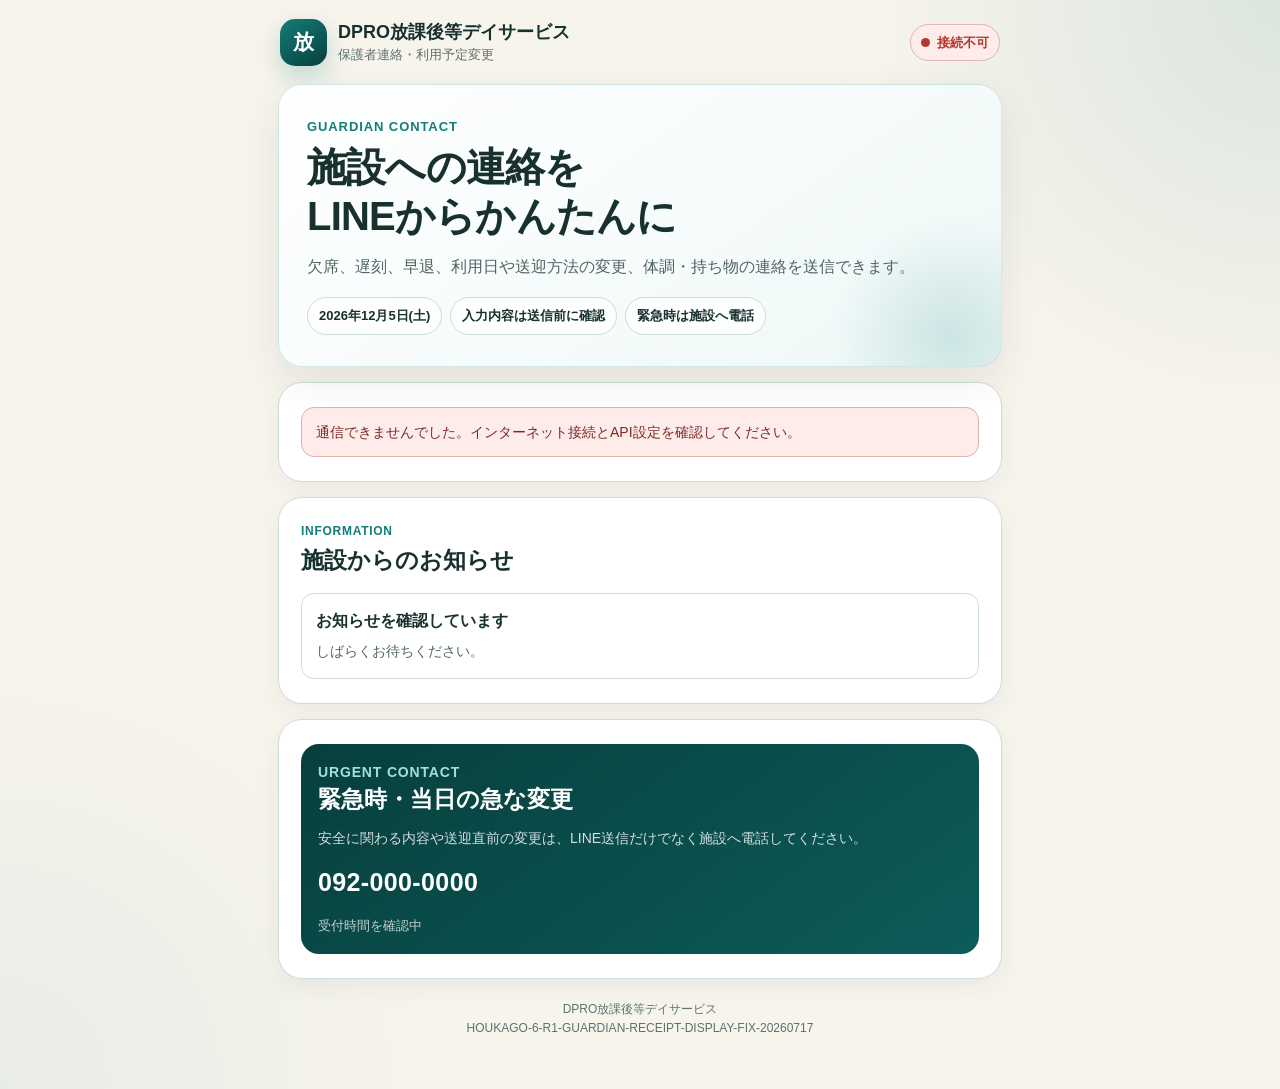
<file: index.html>
<!doctype html>
<html lang="ja">
<head>
  <meta charset="utf-8">
  <meta name="viewport" content="width=device-width, initial-scale=1, viewport-fit=cover">
  <meta name="theme-color" content="#147d79">
  <meta name="color-scheme" content="light">
  <meta name="format-detection" content="telephone=no">
  <title>DPRO放課後等デイサービス｜保護者連絡</title>

  <style>
    :root {
      --bg: #f7f4ec;
      --surface: #ffffff;
      --surface-soft: #edf8f7;
      --surface-blue: #eef6fb;
      --surface-warm: #fff8e8;
      --line: #cddeda;
      --line-strong: #a8c7c2;
      --text: #18312f;
      --muted: #5d716f;
      --brand: #147d79;
      --brand-dark: #0c5c59;
      --brand-deep: #073f3d;
      --brand-soft: #dff3f1;
      --blue: #2c83a5;
      --blue-soft: #e4f3f9;
      --success: #247a4c;
      --success-soft: #e7f6ed;
      --warning: #a46308;
      --warning-soft: #fff1d5;
      --danger: #b5362f;
      --danger-soft: #fdecea;
      --purple: #6f4ba5;
      --purple-soft: #f0eafb;
      --shadow: 0 14px 38px rgba(24, 49, 47, .09);
      --shadow-soft: 0 8px 25px rgba(24, 49, 47, .055);
      --radius-xl: 24px;
      --radius-lg: 18px;
      --radius-md: 14px;
      --radius-sm: 10px;
    }

    * {
      box-sizing: border-box;
    }

    html {
      scroll-behavior: smooth;
      -webkit-text-size-adjust: 100%;
    }

    body {
      margin: 0;
      min-height: 100vh;
      background:
        radial-gradient(circle at top right, rgba(20, 125, 121, .12), transparent 26rem),
        radial-gradient(circle at bottom left, rgba(44, 131, 165, .07), transparent 28rem),
        var(--bg);
      color: var(--text);
      font-family:
        -apple-system,
        BlinkMacSystemFont,
        "Segoe UI",
        "Hiragino Sans",
        "Yu Gothic UI",
        "Yu Gothic",
        Meiryo,
        sans-serif;
      font-size: 16px;
      line-height: 1.65;
    }

    button,
    input,
    select,
    textarea {
      font: inherit;
    }

    button,
    a,
    input,
    select,
    textarea {
      -webkit-tap-highlight-color: transparent;
    }

    a {
      color: inherit;
    }

    [hidden] {
      display: none !important;
    }

    .app-shell {
      width: min(760px, 100%);
      margin: 0 auto;
      padding:
        max(15px, env(safe-area-inset-top))
        13px
        max(50px, env(safe-area-inset-bottom));
    }

    .topbar {
      display: flex;
      align-items: center;
      justify-content: space-between;
      gap: 12px;
      margin-bottom: 14px;
      padding: 4px 2px;
    }

    .brand {
      display: flex;
      align-items: center;
      gap: 11px;
      min-width: 0;
    }

    .brand-mark {
      display: grid;
      place-items: center;
      width: 47px;
      height: 47px;
      flex: 0 0 auto;
      border-radius: 15px;
      background: linear-gradient(145deg, var(--brand), var(--brand-deep));
      color: #fff;
      font-size: 21px;
      font-weight: 900;
      box-shadow: 0 10px 23px rgba(20, 125, 121, .24);
    }

    .brand-title {
      margin: 0;
      font-size: 18px;
      line-height: 1.28;
      font-weight: 900;
    }

    .brand-subtitle {
      margin: 2px 0 0;
      color: var(--muted);
      font-size: 13px;
      line-height: 1.4;
    }

    .connection {
      display: inline-flex;
      align-items: center;
      gap: 7px;
      min-height: 36px;
      padding: 7px 10px;
      border-radius: 999px;
      background: #fff;
      border: 1px solid var(--line);
      color: var(--muted);
      font-size: 13px;
      font-weight: 850;
      white-space: nowrap;
    }

    .connection-dot {
      width: 9px;
      height: 9px;
      border-radius: 50%;
      background: #9aaba8;
    }

    .connection[data-state="online"] {
      color: var(--success);
      background: var(--success-soft);
      border-color: #b9ddc6;
    }

    .connection[data-state="online"] .connection-dot {
      background: var(--success);
    }

    .connection[data-state="error"] {
      color: var(--danger);
      background: var(--danger-soft);
      border-color: #e4b4b0;
    }

    .connection[data-state="error"] .connection-dot {
      background: var(--danger);
    }

    .hero {
      position: relative;
      overflow: hidden;
      padding: 25px 20px;
      border: 1px solid rgba(20, 125, 121, .17);
      border-radius: var(--radius-xl);
      background:
        linear-gradient(145deg, rgba(255,255,255,.98), rgba(237,248,247,.96));
      box-shadow: var(--shadow);
    }

    .hero::after {
      content: "";
      position: absolute;
      right: -75px;
      bottom: -95px;
      width: 250px;
      height: 250px;
      border-radius: 50%;
      background: radial-gradient(circle, rgba(20, 125, 121, .16), transparent 68%);
      pointer-events: none;
    }

    .hero-content {
      position: relative;
      z-index: 1;
    }

    .eyebrow {
      margin: 0 0 6px;
      color: var(--brand);
      font-size: 13px;
      font-weight: 900;
      letter-spacing: .07em;
    }

    .hero h1 {
      margin: 0;
      font-size: clamp(29px, 8.5vw, 40px);
      line-height: 1.22;
      letter-spacing: -.02em;
    }

    .hero-copy {
      margin: 13px 0 0;
      color: #506663;
      font-size: 16px;
    }

    .hero-meta {
      display: flex;
      flex-wrap: wrap;
      gap: 8px;
      margin-top: 17px;
    }

    .meta-chip {
      display: inline-flex;
      align-items: center;
      min-height: 36px;
      padding: 7px 11px;
      border: 1px solid var(--line);
      border-radius: 999px;
      background: rgba(255,255,255,.82);
      font-size: 13px;
      font-weight: 850;
    }

    .section {
      margin-top: 15px;
      padding: 20px 17px;
      border: 1px solid var(--line);
      border-radius: var(--radius-xl);
      background: var(--surface);
      box-shadow: var(--shadow-soft);
    }

    .section-heading {
      display: flex;
      align-items: flex-start;
      justify-content: space-between;
      gap: 13px;
      margin-bottom: 17px;
    }

    .section-kicker {
      margin: 0 0 3px;
      color: var(--brand);
      font-size: 12px;
      font-weight: 900;
      letter-spacing: .06em;
    }

    .section h2 {
      margin: 0;
      font-size: 23px;
      line-height: 1.35;
    }

    .section-description {
      margin: 6px 0 0;
      color: var(--muted);
      font-size: 14px;
    }

    .status-pill {
      display: inline-flex;
      align-items: center;
      justify-content: center;
      min-height: 34px;
      padding: 6px 10px;
      border-radius: 999px;
      font-size: 13px;
      font-weight: 900;
      white-space: nowrap;
    }

    .status-neutral {
      background: #eef2f1;
      color: #586b68;
    }

    .status-ok {
      background: var(--success-soft);
      color: var(--success);
    }

    .status-warning {
      background: var(--warning-soft);
      color: var(--warning);
    }

    .status-error {
      background: var(--danger-soft);
      color: var(--danger);
    }

    .notice {
      padding: 13px 14px;
      border-radius: 13px;
      font-size: 14px;
      line-height: 1.6;
    }

    .notice + .notice {
      margin-top: 10px;
    }

    .notice-info {
      border: 1px solid #b8dbe8;
      background: var(--surface-blue);
      color: #315c6d;
    }

    .notice-warning {
      border: 1px solid #e7c57f;
      background: var(--warning-soft);
      color: #744608;
    }

    .notice-danger {
      border: 1px solid #e4b0ac;
      background: var(--danger-soft);
      color: #7d2925;
    }

    .field-grid {
      display: grid;
      gap: 14px;
    }

    .field {
      display: grid;
      gap: 7px;
    }

    .field-row {
      display: grid;
      grid-template-columns: repeat(2, minmax(0, 1fr));
      gap: 11px;
    }

    .field label,
    .legend {
      font-size: 15px;
      font-weight: 900;
    }

    .required {
      margin-left: 6px;
      color: var(--danger);
      font-size: 12px;
      font-weight: 900;
    }

    .optional {
      margin-left: 6px;
      color: var(--muted);
      font-size: 12px;
      font-weight: 750;
    }

    .field-help {
      margin: 0;
      color: var(--muted);
      font-size: 13px;
    }

    .input,
    .select,
    .textarea {
      width: 100%;
      min-height: 52px;
      padding: 12px 13px;
      border: 1px solid var(--line-strong);
      border-radius: 12px;
      background: #fff;
      color: var(--text);
      font-size: 16px;
      outline: none;
      transition:
        border-color .15s ease,
        box-shadow .15s ease,
        background .15s ease;
    }

    .textarea {
      min-height: 122px;
      resize: vertical;
      line-height: 1.65;
    }

    .input:focus,
    .select:focus,
    .textarea:focus {
      border-color: var(--brand);
      box-shadow: 0 0 0 3px rgba(20, 125, 121, .15);
    }

    .input:disabled,
    .select:disabled,
    .textarea:disabled {
      background: #f0f3f2;
      color: #81908e;
    }

    .btn {
      display: inline-flex;
      align-items: center;
      justify-content: center;
      gap: 8px;
      width: 100%;
      min-height: 52px;
      padding: 12px 16px;
      border: 1px solid transparent;
      border-radius: 13px;
      cursor: pointer;
      text-decoration: none;
      font-size: 16px;
      font-weight: 900;
      transition:
        transform .14s ease,
        background .14s ease,
        box-shadow .14s ease,
        opacity .14s ease;
    }

    .btn:active {
      transform: translateY(1px);
    }

    .btn:focus-visible {
      outline: 3px solid rgba(20, 125, 121, .28);
      outline-offset: 2px;
    }

    .btn:disabled {
      cursor: not-allowed;
      opacity: .55;
      transform: none;
      box-shadow: none;
    }

    .btn-primary {
      background: var(--brand);
      color: #fff;
      box-shadow: 0 9px 22px rgba(20, 125, 121, .20);
    }

    .btn-primary:hover {
      background: var(--brand-dark);
    }

    .btn-secondary {
      border-color: var(--line);
      background: #fff;
      color: var(--text);
    }

    .btn-warning {
      border-color: #e7c57f;
      background: var(--warning-soft);
      color: var(--warning);
    }

    .btn-danger {
      border-color: #e4b0ac;
      background: var(--danger-soft);
      color: var(--danger);
    }

    .btn-small {
      width: auto;
      min-height: 42px;
      padding: 8px 12px;
      font-size: 14px;
    }

    .button-row {
      display: grid;
      grid-template-columns: repeat(2, minmax(0, 1fr));
      gap: 10px;
      margin-top: 16px;
    }

    .guardian-card {
      display: grid;
      gap: 15px;
      padding: 17px;
      border: 1px solid var(--line);
      border-radius: var(--radius-lg);
      background:
        linear-gradient(145deg, var(--surface-soft), #fff);
    }

    .guardian-top {
      display: flex;
      align-items: center;
      justify-content: space-between;
      gap: 13px;
    }

    .guardian-name {
      margin: 0;
      font-size: 20px;
      font-weight: 900;
    }

    .guardian-detail {
      margin: 3px 0 0;
      color: var(--muted);
      font-size: 14px;
    }

    .child-tabs {
      display: grid;
      grid-template-columns: repeat(auto-fit, minmax(145px, 1fr));
      gap: 9px;
    }

    .child-tab {
      min-height: 62px;
      padding: 10px 12px;
      border: 1px solid var(--line);
      border-radius: 13px;
      background: #fff;
      color: var(--text);
      text-align: left;
      cursor: pointer;
    }

    .child-tab strong {
      display: block;
      font-size: 16px;
    }

    .child-tab span {
      display: block;
      margin-top: 2px;
      color: var(--muted);
      font-size: 13px;
    }

    .child-tab[aria-selected="true"] {
      border-color: var(--brand);
      background: var(--brand-soft);
      box-shadow: inset 0 0 0 1px var(--brand);
    }

    .child-summary {
      padding: 14px;
      border-radius: 13px;
      background: #fff;
      border: 1px solid var(--line);
    }

    .child-summary-row {
      display: flex;
      justify-content: space-between;
      gap: 12px;
      padding: 8px 0;
      border-bottom: 1px solid #e5ecea;
      font-size: 14px;
    }

    .child-summary-row:last-child {
      border-bottom: 0;
    }

    .child-summary-row span:first-child {
      color: var(--muted);
      font-weight: 750;
    }

    .child-summary-row strong {
      text-align: right;
    }

    .request-grid {
      display: grid;
      grid-template-columns: repeat(2, minmax(0, 1fr));
      gap: 10px;
    }

    .request-card {
      position: relative;
      min-height: 102px;
      padding: 14px 12px;
      border: 1px solid var(--line);
      border-radius: 15px;
      background: #fff;
      color: var(--text);
      text-align: left;
      cursor: pointer;
      overflow: hidden;
    }

    .request-card::after {
      content: "";
      position: absolute;
      right: -18px;
      bottom: -26px;
      width: 78px;
      height: 78px;
      border-radius: 50%;
      background: rgba(20, 125, 121, .06);
    }

    .request-card:hover {
      border-color: var(--line-strong);
    }

    .request-card[aria-pressed="true"] {
      border-color: var(--brand);
      background: var(--brand-soft);
      box-shadow: inset 0 0 0 1px var(--brand);
    }

    .request-icon {
      display: grid;
      place-items: center;
      width: 38px;
      height: 38px;
      border-radius: 12px;
      background: var(--surface-soft);
      color: var(--brand-dark);
      font-size: 17px;
      font-weight: 900;
    }

    .request-card strong {
      display: block;
      margin-top: 8px;
      font-size: 15px;
      line-height: 1.4;
    }

    .request-card span {
      display: block;
      margin-top: 2px;
      color: var(--muted);
      font-size: 12px;
    }

    .form-title {
      margin: 0;
      font-size: 20px;
    }

    .form-subtitle {
      margin: 4px 0 0;
      color: var(--muted);
      font-size: 14px;
    }

    .selected-request {
      display: flex;
      align-items: center;
      gap: 11px;
      padding: 13px;
      margin-bottom: 15px;
      border: 1px solid var(--line);
      border-radius: 13px;
      background: var(--surface-soft);
    }

    .selected-request-icon {
      display: grid;
      place-items: center;
      width: 42px;
      height: 42px;
      flex: 0 0 auto;
      border-radius: 12px;
      background: #fff;
      color: var(--brand-dark);
      font-weight: 900;
    }

    .selected-request strong {
      display: block;
      font-size: 16px;
    }

    .selected-request span {
      display: block;
      color: var(--muted);
      font-size: 13px;
    }

    .announcements {
      display: grid;
      gap: 10px;
    }

    .announcement {
      padding: 14px;
      border: 1px solid var(--line);
      border-radius: 13px;
      background: #fff;
    }

    .announcement.pinned {
      border-color: #b7d9e6;
      background: var(--surface-blue);
    }

    .announcement h3 {
      margin: 0;
      font-size: 16px;
    }

    .announcement p {
      margin: 6px 0 0;
      color: #526765;
      font-size: 14px;
      white-space: pre-wrap;
    }

    .announcement time {
      display: block;
      margin-top: 7px;
      color: var(--muted);
      font-size: 12px;
    }

    .contact-card {
      display: grid;
      gap: 12px;
      padding: 17px;
      border-radius: var(--radius-lg);
      background:
        linear-gradient(145deg, var(--brand-deep), var(--brand-dark));
      color: #fff;
    }

    .contact-card h2 {
      color: #fff;
    }

    .contact-card p {
      margin: 0;
      color: rgba(255,255,255,.82);
      font-size: 14px;
    }

    .contact-phone {
      display: block;
      font-size: 25px;
      font-weight: 900;
      text-decoration: none;
      letter-spacing: .015em;
    }

    .footer {
      padding: 21px 6px 0;
      color: var(--muted);
      text-align: center;
      font-size: 12px;
    }

    dialog {
      width: min(640px, calc(100% - 24px));
      max-height: calc(100vh - 24px);
      padding: 0;
      border: 0;
      border-radius: var(--radius-xl);
      background: #fff;
      color: var(--text);
      box-shadow: 0 25px 80px rgba(0,0,0,.24);
      overflow: auto;
    }

    dialog::backdrop {
      background: rgba(5, 31, 29, .62);
      backdrop-filter: blur(3px);
    }

    .dialog-body {
      padding: 21px 18px;
    }

    .dialog-title {
      margin: 0;
      font-size: 23px;
    }

    .dialog-copy {
      margin: 7px 0 0;
      color: var(--muted);
      font-size: 14px;
    }

    .confirm-list {
      display: grid;
      gap: 0;
      margin-top: 16px;
      border: 1px solid var(--line);
      border-radius: 14px;
      overflow: hidden;
    }

    .confirm-row {
      display: grid;
      grid-template-columns: 115px minmax(0, 1fr);
      gap: 11px;
      padding: 12px 13px;
      border-bottom: 1px solid var(--line);
    }

    .confirm-row:last-child {
      border-bottom: 0;
    }

    .confirm-row dt {
      color: var(--muted);
      font-size: 13px;
      font-weight: 800;
    }

    .confirm-row dd {
      margin: 0;
      font-size: 14px;
      font-weight: 850;
      white-space: pre-wrap;
      overflow-wrap: anywhere;
    }

    .complete-card {
      padding: 23px 18px;
      text-align: center;
    }

    .complete-icon {
      display: grid;
      place-items: center;
      width: 70px;
      height: 70px;
      margin: 0 auto 13px;
      border-radius: 50%;
      background: var(--success-soft);
      color: var(--success);
      font-size: 35px;
      font-weight: 900;
    }

    .complete-card h2 {
      margin: 0;
      font-size: 24px;
    }

    .complete-card p {
      margin: 8px 0 0;
      color: var(--muted);
      font-size: 14px;
    }

    .complete-reference {
      margin-top: 15px;
      padding: 12px;
      border-radius: 12px;
      background: var(--surface-soft);
      font-size: 13px;
      font-weight: 850;
      overflow-wrap: anywhere;
    }

    .loading-overlay {
      position: fixed;
      inset: 0;
      z-index: 200;
      display: grid;
      place-items: center;
      padding: 25px;
      background: rgba(247, 244, 236, .82);
      backdrop-filter: blur(4px);
    }

    .loading-box {
      width: min(330px, 100%);
      padding: 24px;
      border: 1px solid var(--line);
      border-radius: var(--radius-xl);
      background: #fff;
      text-align: center;
      box-shadow: var(--shadow);
    }

    .spinner {
      width: 43px;
      height: 43px;
      margin: 0 auto 13px;
      border: 4px solid var(--brand-soft);
      border-top-color: var(--brand);
      border-radius: 50%;
      animation: spin .8s linear infinite;
    }

    .loading-box strong {
      display: block;
      font-size: 17px;
    }

    .loading-box span {
      display: block;
      margin-top: 4px;
      color: var(--muted);
      font-size: 13px;
    }

    .toast-area {
      position: fixed;
      right: 14px;
      bottom: max(14px, env(safe-area-inset-bottom));
      z-index: 300;
      display: grid;
      gap: 8px;
      width: min(410px, calc(100% - 28px));
      pointer-events: none;
    }

    .toast {
      padding: 14px 15px;
      border-radius: 13px;
      background: #173f3d;
      color: #fff;
      box-shadow: 0 12px 30px rgba(0,0,0,.18);
      font-size: 14px;
      font-weight: 800;
      animation: toast-in .18s ease-out;
    }

    .toast.error {
      background: #8f2b27;
    }

    @keyframes spin {
      to { transform: rotate(360deg); }
    }

    @keyframes toast-in {
      from { opacity: 0; transform: translateY(8px); }
      to { opacity: 1; transform: translateY(0); }
    }

    @media (min-width: 700px) {
      .app-shell {
        padding-left: 18px;
        padding-right: 18px;
      }

      .hero {
        padding: 31px 28px;
      }

      .section {
        padding: 24px 22px;
      }

      .request-grid {
        grid-template-columns: repeat(3, minmax(0, 1fr));
      }

      .button-row {
        grid-template-columns: minmax(0, .8fr) minmax(0, 1.2fr);
      }
    }

    @media (max-width: 520px) {
      .connection {
        width: 36px;
        padding: 0;
        justify-content: center;
        font-size: 0;
      }

      .field-row,
      .button-row {
        grid-template-columns: 1fr;
      }

      .request-grid {
        grid-template-columns: repeat(2, minmax(0, 1fr));
      }

      .confirm-row {
        grid-template-columns: 1fr;
        gap: 3px;
      }

      .section-heading {
        display: grid;
      }

      .status-pill {
        justify-self: start;
      }
    }
  </style>

  <script src="./config.js?v=HOUKAGO-4-R7-FINAL-INTEGRATION-20260717"></script>
</head>

<body>
  <main class="app-shell">
    <header class="topbar">
      <div class="brand">
        <div class="brand-mark">放</div>
        <div>
          <h1 class="brand-title" id="brandTitle">DPRO放課後等デイサービス</h1>
          <p class="brand-subtitle">保護者連絡・利用予定変更</p>
        </div>
      </div>

      <div class="connection" id="connectionStatus" data-state="checking">
        <span class="connection-dot"></span>
        <span id="connectionText">確認中</span>
      </div>
    </header>

    <section class="hero">
      <div class="hero-content">
        <p class="eyebrow">GUARDIAN CONTACT</p>
        <h1>施設への連絡を<br>LINEからかんたんに</h1>
        <p class="hero-copy">
          欠席、遅刻、早退、利用日や送迎方法の変更、体調・持ち物の連絡を送信できます。
        </p>

        <div class="hero-meta">
          <span class="meta-chip" id="todayChip">本日</span>
          <span class="meta-chip">入力内容は送信前に確認</span>
          <span class="meta-chip">緊急時は施設へ電話</span>
        </div>
      </div>
    </section>

    <section class="section" id="systemErrorSection" hidden>
      <div class="notice notice-danger" id="systemErrorMessage">
        システム設定を読み込めませんでした。
      </div>
    </section>

    <section class="section" id="registrationSection" hidden>
      <div class="section-heading">
        <div>
          <p class="section-kicker">FIRST REGISTRATION</p>
          <h2>初回登録</h2>
          <p class="section-description">
            初回だけ、施設へ登録している電話番号と児童番号を入力してください。
          </p>
        </div>
        <span class="status-pill status-warning" id="registrationStatus">未登録</span>
      </div>

      <div class="notice notice-info">
        2回目以降はLINEアカウントから保護者・児童情報を取得し、基本入力を省略します。
      </div>

      <div class="notice notice-warning" id="lineIdentityNotice" hidden>
        LINE利用者情報を確認できません。LINE内からこの画面を開き直してください。
      </div>

      <form id="registrationForm" novalidate>
        <div class="field-grid" style="margin-top:15px;">
          <div class="field">
            <label for="guardianPhoneInput">
              登録電話番号<span class="required">必須</span>
            </label>
            <input
              class="input"
              id="guardianPhoneInput"
              type="tel"
              inputmode="tel"
              autocomplete="tel"
              maxlength="30"
              placeholder="例：090-1111-2201"
              required
            >
            <p class="field-help">ハイフン、空白、全角、+81形式でも確認できます。</p>
          </div>

          <div class="field">
            <label for="childNumberInput">
              児童番号<span class="required">必須</span>
            </label>
            <input
              class="input"
              id="childNumberInput"
              type="text"
              autocomplete="off"
              maxlength="50"
              placeholder="施設から案内された児童番号"
              required
            >
          </div>
        </div>

        <button class="btn btn-primary" id="registrationButton" type="submit" style="margin-top:16px;">
          保護者情報を確認する
        </button>
      </form>
    </section>

    <section class="section" id="guardianSection" hidden>
      <div class="section-heading">
        <div>
          <p class="section-kicker">GUARDIAN & CHILD</p>
          <h2>ご利用者情報</h2>
          <p class="section-description">
            連絡する児童を選択してください。
          </p>
        </div>
        <span class="status-pill status-ok">連携済み</span>
      </div>

      <div class="guardian-card">
        <div class="guardian-top">
          <div>
            <h3 class="guardian-name" id="guardianName">保護者名</h3>
            <p class="guardian-detail" id="guardianDetail">登録情報</p>
          </div>
          <button class="btn btn-secondary btn-small" id="unlinkButton" type="button">
            初回登録へ戻る
          </button>
        </div>

        <div class="child-tabs" id="childTabs"></div>
        <div class="child-summary" id="childSummary"></div>
      </div>
    </section>

    <section class="section" id="requestSection" hidden>
      <div class="section-heading">
        <div>
          <p class="section-kicker">CONTACT MENU</p>
          <h2>連絡内容を選ぶ</h2>
          <p class="section-description">
            当てはまる項目を一つ選択してください。
          </p>
        </div>
      </div>

      <div class="request-grid" id="requestGrid"></div>
    </section>

    <section class="section" id="requestFormSection" hidden>
      <div class="section-heading">
        <div>
          <p class="section-kicker">CONTACT DETAILS</p>
          <h2 class="form-title" id="requestFormTitle">連絡内容</h2>
          <p class="form-subtitle" id="requestFormSubtitle">
            必要事項を入力してください。
          </p>
        </div>
        <button class="btn btn-secondary btn-small" id="changeRequestTypeButton" type="button">
          種別を変更
        </button>
      </div>

      <div class="selected-request">
        <div class="selected-request-icon" id="selectedRequestIcon">連</div>
        <div>
          <strong id="selectedRequestLabel">施設への連絡</strong>
          <span id="selectedChildLabel">児童を選択してください</span>
        </div>
      </div>

      <form id="requestForm" novalidate>
        <div class="field-grid">
          <div class="field" id="targetDateField">
            <label for="targetDateInput">
              対象日<span class="required" id="targetDateRequired">必須</span>
            </label>
            <input class="input" id="targetDateInput" type="date">
          </div>

          <div class="field" id="changeDateField" hidden>
            <label for="requestedChangeDateInput">
              変更希望日<span class="required">必須</span>
            </label>
            <input class="input" id="requestedChangeDateInput" type="date">
          </div>

          <div class="field" id="pickupModeField" hidden>
            <label for="pickupModeSelect">
              変更後のお迎え方法<span class="required">必須</span>
            </label>
            <select class="select" id="pickupModeSelect"></select>
          </div>

          <div class="field" id="dropoffModeField" hidden>
            <label for="dropoffModeSelect">
              変更後の帰宅方法<span class="required">必須</span>
            </label>
            <select class="select" id="dropoffModeSelect"></select>
          </div>

          <div class="field-row" id="timeFields" hidden>
            <div class="field" id="pickupTimeField" hidden>
              <label for="pickupTimeInput" id="pickupTimeLabel">
                希望時刻<span class="optional">任意</span>
              </label>
              <select class="select" id="pickupTimeInput"></select>
            </div>

            <div class="field" id="dropoffTimeField" hidden>
              <label for="dropoffTimeInput" id="dropoffTimeLabel">
                希望時刻<span class="optional">任意</span>
              </label>
              <select class="select" id="dropoffTimeInput"></select>
            </div>
          </div>

          <div class="field">
            <label for="messageInput" id="messageLabel">
              詳細<span class="optional">任意</span>
            </label>
            <textarea
              class="textarea"
              id="messageInput"
              maxlength="3000"
              placeholder="施設へ伝えたい内容をご入力ください。"
            ></textarea>
            <p class="field-help" id="messageHelp">
              3000文字以内で入力してください。
            </p>
          </div>
        </div>

        <div class="button-row">
          <button class="btn btn-secondary" id="clearFormButton" type="button">
            入力を消す
          </button>
          <button class="btn btn-primary" id="confirmButton" type="submit">
            送信内容を確認
          </button>
        </div>
      </form>
    </section>

    <section class="section" id="announcementsSection">
      <div class="section-heading">
        <div>
          <p class="section-kicker">INFORMATION</p>
          <h2>施設からのお知らせ</h2>
        </div>
      </div>

      <div class="announcements" id="announcementsList">
        <div class="announcement">
          <h3>お知らせを確認しています</h3>
          <p>しばらくお待ちください。</p>
        </div>
      </div>
    </section>

    <section class="section">
      <div class="contact-card">
        <div>
          <p class="section-kicker" style="color:#9fe1dd;">URGENT CONTACT</p>
          <h2>緊急時・当日の急な変更</h2>
        </div>
        <p>
          安全に関わる内容や送迎直前の変更は、LINE送信だけでなく施設へ電話してください。
        </p>
        <a class="contact-phone" id="facilityPhoneLink" href="tel:0920000000">
          092-000-0000
        </a>
        <span id="facilityHours" style="font-size:13px;color:rgba(255,255,255,.75);">
          受付時間を確認中
        </span>
      </div>
    </section>

    <footer class="footer">
      <div id="footerFacilityName">DPRO放課後等デイサービス</div>
      <div>HOUKAGO-6-R1-GUARDIAN-RECEIPT-DISPLAY-FIX-20260717</div>
    </footer>
  </main>

  <dialog id="confirmDialog">
    <div class="dialog-body">
      <h2 class="dialog-title">送信内容の確認</h2>
      <p class="dialog-copy">
        内容を確認し、問題なければ「この内容で送信」を押してください。
      </p>

      <dl class="confirm-list" id="confirmList"></dl>

      <div class="button-row">
        <button class="btn btn-secondary" id="closeConfirmButton" type="button">
          修正する
        </button>
        <button class="btn btn-primary" id="submitRequestButton" type="button">
          この内容で送信
        </button>
      </div>
    </div>
  </dialog>

  <dialog id="completeDialog">
    <div class="complete-card">
      <div class="complete-icon">✓</div>
      <h2>施設への連絡を受け付けました</h2>
      <p>
        施設で内容を確認します。緊急の場合や送迎直前の変更は、電話でもご連絡ください。
      </p>
      <div class="complete-reference" id="completeReference">
        受付情報を確認中
      </div>
      <button class="btn btn-primary" id="closeCompleteButton" type="button" style="margin-top:16px;">
        閉じる
      </button>
    </div>
  </dialog>

  <div class="loading-overlay" id="loadingOverlay" hidden>
    <div class="loading-box">
      <div class="spinner"></div>
      <strong id="loadingTitle">確認しています</strong>
      <span id="loadingMessage">しばらくお待ちください。</span>
    </div>
  </div>

  <div class="toast-area" id="toastArea" aria-live="polite"></div>

  <script>
    (function startGuardianContactPage() {
      "use strict";

      const PAGE_VERSION =
        "HOUKAGO-6-R1-GUARDIAN-RECEIPT-DISPLAY-FIX-20260717";

      const CONFIG =
        window.DPRO_HOUKAGO_CONFIG ||
        window.DPRO_HOUKAGO ||
        null;

      const state = {
        publicConfig: null,
        facility: null,
        guardian: null,
        children: [],
        selectedChildId: null,
        selectedRequestType: null,
        pendingPayload: null,
        announcements: [],
      };

      const $ = (selector) => document.querySelector(selector);
      const $$ = (selector) =>
        Array.from(document.querySelectorAll(selector));

      const els = {
        connectionStatus: $("#connectionStatus"),
        connectionText: $("#connectionText"),
        brandTitle: $("#brandTitle"),
        todayChip: $("#todayChip"),

        systemErrorSection: $("#systemErrorSection"),
        systemErrorMessage: $("#systemErrorMessage"),

        registrationSection: $("#registrationSection"),
        registrationStatus: $("#registrationStatus"),
        lineIdentityNotice: $("#lineIdentityNotice"),
        registrationForm: $("#registrationForm"),
        guardianPhoneInput: $("#guardianPhoneInput"),
        childNumberInput: $("#childNumberInput"),
        registrationButton: $("#registrationButton"),

        guardianSection: $("#guardianSection"),
        guardianName: $("#guardianName"),
        guardianDetail: $("#guardianDetail"),
        unlinkButton: $("#unlinkButton"),
        childTabs: $("#childTabs"),
        childSummary: $("#childSummary"),

        requestSection: $("#requestSection"),
        requestGrid: $("#requestGrid"),
        requestFormSection: $("#requestFormSection"),
        requestFormTitle: $("#requestFormTitle"),
        requestFormSubtitle: $("#requestFormSubtitle"),
        changeRequestTypeButton: $("#changeRequestTypeButton"),
        selectedRequestIcon: $("#selectedRequestIcon"),
        selectedRequestLabel: $("#selectedRequestLabel"),
        selectedChildLabel: $("#selectedChildLabel"),

        requestForm: $("#requestForm"),
        targetDateField: $("#targetDateField"),
        targetDateInput: $("#targetDateInput"),
        targetDateRequired: $("#targetDateRequired"),
        changeDateField: $("#changeDateField"),
        requestedChangeDateInput: $("#requestedChangeDateInput"),
        pickupModeField: $("#pickupModeField"),
        pickupModeSelect: $("#pickupModeSelect"),
        dropoffModeField: $("#dropoffModeField"),
        dropoffModeSelect: $("#dropoffModeSelect"),
        timeFields: $("#timeFields"),
        pickupTimeField: $("#pickupTimeField"),
        pickupTimeLabel: $("#pickupTimeLabel"),
        pickupTimeInput: $("#pickupTimeInput"),
        dropoffTimeField: $("#dropoffTimeField"),
        dropoffTimeLabel: $("#dropoffTimeLabel"),
        dropoffTimeInput: $("#dropoffTimeInput"),
        messageLabel: $("#messageLabel"),
        messageInput: $("#messageInput"),
        messageHelp: $("#messageHelp"),
        clearFormButton: $("#clearFormButton"),
        confirmButton: $("#confirmButton"),

        announcementsSection: $("#announcementsSection"),
        announcementsList: $("#announcementsList"),

        facilityPhoneLink: $("#facilityPhoneLink"),
        facilityHours: $("#facilityHours"),
        footerFacilityName: $("#footerFacilityName"),

        confirmDialog: $("#confirmDialog"),
        confirmList: $("#confirmList"),
        closeConfirmButton: $("#closeConfirmButton"),
        submitRequestButton: $("#submitRequestButton"),

        completeDialog: $("#completeDialog"),
        completeReference: $("#completeReference"),
        closeCompleteButton: $("#closeCompleteButton"),

        loadingOverlay: $("#loadingOverlay"),
        loadingTitle: $("#loadingTitle"),
        loadingMessage: $("#loadingMessage"),
        toastArea: $("#toastArea"),
      };

      const requestHints = {
        absence: "欠席理由や施設へ伝えたいことをご入力ください。",
        late: "到着予定時刻や遅れる理由をご入力ください。",
        early_leave: "お迎え予定時刻や早退理由をご入力ください。",
        change_date: "変更理由や希望する利用時間をご入力ください。",
        pickup_change: "新しいお迎え場所や注意事項をご入力ください。",
        dropoff_change: "引渡し場所や保護者名などをご入力ください。",
        condition: "体温、睡眠、食事、気になる症状などをご入力ください。",
        item: "忘れ物、持参物、施設で確認してほしい物をご入力ください。",
        consultation: "相談内容と連絡しやすい時間帯をご入力ください。",
        contact: "施設へ伝えたい内容をご入力ください。",
        other: "施設へ伝えたい内容をご入力ください。",
      };

      const requestSubtitles = {
        absence: "利用を欠席する日と理由を入力します。",
        late: "利用開始に遅れる日と予定時刻を入力します。",
        early_leave: "通常より早く帰る日と予定時刻を入力します。",
        change_date: "現在の利用予定日と変更希望日を入力します。",
        pickup_change: "学校・自宅など、お迎え方法の変更を入力します。",
        dropoff_change: "自宅送迎・保護者迎えなど、帰宅方法の変更を入力します。",
        condition: "当日の体調や施設へ共有したい内容を入力します。",
        item: "持ち物や忘れ物について施設へ連絡します。",
        consultation: "面談希望や支援についての相談を送信します。",
        contact: "施設への一般的な連絡を送信します。",
        other: "上記に当てはまらない連絡を送信します。",
      };

      function configRequired() {
        if (!CONFIG) {
          throw new Error(
            "共通設定を読み込めませんでした。時間をおいて再度お試しください。"
          );
        }
        return CONFIG;
      }

      function escapeHtml(value) {
        if (CONFIG?.utils?.escapeHtml) {
          return CONFIG.utils.escapeHtml(value);
        }

        return String(value ?? "")
          .replace(/&/g, "&amp;")
          .replace(/</g, "&lt;")
          .replace(/>/g, "&gt;")
          .replace(/"/g, "&quot;")
          .replace(/'/g, "&#039;");
      }

      function showToast(message, type = "success") {
        const toast = document.createElement("div");
        toast.className =
          `toast${type === "error" ? " error" : ""}`;
        toast.textContent = message;
        els.toastArea.appendChild(toast);

        window.setTimeout(() => {
          toast.remove();
        }, 4000);
      }

      function showLoading(title, message) {
        els.loadingTitle.textContent = title;
        els.loadingMessage.textContent = message;
        els.loadingOverlay.hidden = false;
      }

      function hideLoading() {
        els.loadingOverlay.hidden = true;
      }

      function errorMessage(error) {
        return (
          error?.message ||
          "処理に失敗しました。時間をおいて再度お試しください。"
        );
      }

      function setConnection(stateValue, text) {
        els.connectionStatus.dataset.state = stateValue;
        els.connectionText.textContent = text;
      }

      function identityReady() {
        if (!CONFIG) return false;

        const identity = {
          idToken: CONFIG.storage.get(
            CONFIG.STORAGE_KEYS.lineIdToken,
            ""
          ),
          lineUserId: CONFIG.storage.get(
            CONFIG.STORAGE_KEYS.lineUserId,
            ""
          ),
        };

        return Boolean(identity.idToken || identity.lineUserId);
      }

      function captureIdentityFromUrl() {
        configRequired();

        const params = CONFIG.utils.getQueryParams();
        const idToken =
          params.get("id_token") ||
          params.get("idToken");
        const lineUserId =
          params.get("line_user_id") ||
          params.get("lineUserId");

        if (idToken) {
          CONFIG.storage.set(
            CONFIG.STORAGE_KEYS.lineIdToken,
            idToken
          );
        }

        if (lineUserId) {
          CONFIG.storage.set(
            CONFIG.STORAGE_KEYS.lineUserId,
            lineUserId
          );
        }

        if (idToken || lineUserId) {
          const cleanUrl = new URL(window.location.href);
          cleanUrl.searchParams.delete("id_token");
          cleanUrl.searchParams.delete("idToken");
          cleanUrl.searchParams.delete("line_user_id");
          cleanUrl.searchParams.delete("lineUserId");
          window.history.replaceState(
            {},
            document.title,
            cleanUrl.toString()
          );
        }
      }

      function selectedChild() {
        return (
          state.children.find(
            (child) =>
              child.id === state.selectedChildId
          ) || null
        );
      }

      function formatPhone(value) {
        return CONFIG.utils.formatPhone(value || "");
      }

      function updateFacilityUi() {
        const facility =
          state.facility ||
          state.publicConfig?.facility ||
          null;

        if (!facility) return;

        const name =
          facility.facility_name ||
          CONFIG.APP.facilityName;

        els.brandTitle.textContent = name;
        els.footerFacilityName.textContent = name;

        const phone =
          facility.phone || "092-000-0000";
        els.facilityPhoneLink.textContent =
          formatPhone(phone) || phone;
        els.facilityPhoneLink.href =
          `tel:${CONFIG.utils.normalizePhone(phone)}`;

        const weekdayHours =
          `${CONFIG.utils.formatTime(
            facility.default_service_start_time
          )}～${CONFIG.utils.formatTime(
            facility.default_service_end_time
          )}`;

        const holidayHours =
          `${CONFIG.utils.formatTime(
            facility.school_holiday_start_time
          )}～${CONFIG.utils.formatTime(
            facility.school_holiday_end_time
          )}`;

        els.facilityHours.textContent =
          `平日利用 ${weekdayHours}／学校休業日 ${holidayHours}`;
      }

      function fillDemoRegistration() {
        if (!CONFIG.utils.isDemoMode()) return;

        if (!els.guardianPhoneInput.value) {
          els.guardianPhoneInput.value =
            CONFIG.DEMO.guardian.phone;
        }

        if (!els.childNumberInput.value) {
          els.childNumberInput.value =
            CONFIG.DEMO.child.childNumber;
        }
      }

      function renderRegistration() {
        els.registrationSection.hidden = false;
        els.guardianSection.hidden = true;
        els.requestSection.hidden = true;
        els.requestFormSection.hidden = true;

        els.lineIdentityNotice.hidden = identityReady();
        els.registrationButton.disabled = !identityReady();

        const savedPhone = CONFIG.storage.get(
          CONFIG.STORAGE_KEYS.guardianPhone,
          ""
        );
        const savedChildNumber = CONFIG.storage.get(
          CONFIG.STORAGE_KEYS.childNumber,
          ""
        );

        if (savedPhone) {
          els.guardianPhoneInput.value = savedPhone;
        }

        if (savedChildNumber) {
          els.childNumberInput.value = savedChildNumber;
        }

        fillDemoRegistration();
      }

      function renderGuardian() {
        if (!state.guardian) return;

        els.registrationSection.hidden = true;
        els.guardianSection.hidden = false;
        els.requestSection.hidden = false;

        els.guardianName.textContent =
          `${state.guardian.full_name} 様`;

        const relationship =
          state.guardian.relationship
            ? `（${state.guardian.relationship}）`
            : "";

        els.guardianDetail.textContent =
          `${relationship} ${formatPhone(
            state.guardian.phone
          )}`.trim();

        if (
          !state.selectedChildId ||
          !state.children.some(
            (child) =>
              child.id === state.selectedChildId
          )
        ) {
          const storedChildId =
            CONFIG.storage.get(
              CONFIG.STORAGE_KEYS
                .selectedGuardianChildId,
              ""
            );

          state.selectedChildId =
            state.children.some(
              (child) => child.id === storedChildId
            )
              ? storedChildId
              : state.children[0]?.id || null;
        }

        renderChildTabs();
        renderChildSummary();
        renderRequestGrid();
      }

      function renderChildTabs() {
        els.childTabs.innerHTML =
          state.children
            .map((child) => {
              const selected =
                child.id === state.selectedChildId;

              const school =
                child.school?.school_name ||
                "学校未登録";

              return `
                <button
                  class="child-tab"
                  type="button"
                  data-child-id="${escapeHtml(child.id)}"
                  aria-selected="${String(selected)}"
                >
                  <strong>${escapeHtml(child.full_name)}</strong>
                  <span>${escapeHtml(child.grade || school)}</span>
                </button>
              `;
            })
            .join("");

        $$("[data-child-id]").forEach((button) => {
          button.addEventListener("click", () => {
            state.selectedChildId =
              button.dataset.childId;

            CONFIG.storage.set(
              CONFIG.STORAGE_KEYS
                .selectedGuardianChildId,
              state.selectedChildId
            );

            state.selectedRequestType = null;
            els.requestFormSection.hidden = true;

            renderChildTabs();
            renderChildSummary();
            renderRequestGrid();
          });
        });
      }

      function renderChildSummary() {
        const child = selectedChild();

        if (!child) {
          els.childSummary.innerHTML =
            "<p>児童情報を確認できませんでした。</p>";
          return;
        }

        const pickupLabel =
          CONFIG.utils.getLabel(
            CONFIG.PICKUP_MODES,
            child.standard_pickup_mode,
            child.standard_pickup_mode
          );

        const dropoffLabel =
          CONFIG.utils.getLabel(
            CONFIG.DROPOFF_MODES,
            child.standard_dropoff_mode,
            child.standard_dropoff_mode
          );

        els.childSummary.innerHTML = `
          <div class="child-summary-row">
            <span>児童番号</span>
            <strong>${escapeHtml(child.child_number || "未登録")}</strong>
          </div>
          <div class="child-summary-row">
            <span>学校・学年</span>
            <strong>${escapeHtml(
              [
                child.school?.school_name,
                child.grade,
                child.class_name,
              ].filter(Boolean).join("／") || "未登録"
            )}</strong>
          </div>
          <div class="child-summary-row">
            <span>通常のお迎え</span>
            <strong>${escapeHtml(pickupLabel)}</strong>
          </div>
          <div class="child-summary-row">
            <span>通常の帰宅方法</span>
            <strong>${escapeHtml(dropoffLabel)}</strong>
          </div>
          ${
            child.item_note
              ? `
                <div class="child-summary-row">
                  <span>持ち物</span>
                  <strong>${escapeHtml(child.item_note)}</strong>
                </div>
              `
              : ""
          }
        `;

        els.selectedChildLabel.textContent =
          `${child.full_name}さんへの連絡`;
      }

      function requestDefinition(type) {
        return (
          CONFIG.REQUEST_TYPES?.[type] || null
        );
      }

      function requestOrder() {
        return [
          "absence",
          "late",
          "early_leave",
          "change_date",
          "pickup_change",
          "dropoff_change",
          "condition",
          "item",
          "consultation",
          "contact",
          "other",
        ];
      }

      function renderRequestGrid() {
        els.requestGrid.innerHTML =
          requestOrder()
            .map((type) => {
              const definition =
                requestDefinition(type);
              if (!definition) return "";

              const selected =
                state.selectedRequestType === type;

              return `
                <button
                  class="request-card"
                  type="button"
                  data-request-type="${escapeHtml(type)}"
                  aria-pressed="${String(selected)}"
                >
                  <span class="request-icon">${escapeHtml(
                    definition.icon || "連"
                  )}</span>
                  <strong>${escapeHtml(definition.label)}</strong>
                  <span>${escapeHtml(
                    definition.shortLabel || ""
                  )}</span>
                </button>
              `;
            })
            .join("");

        $$("[data-request-type]").forEach(
          (button) => {
            button.addEventListener("click", () => {
              selectRequestType(
                button.dataset.requestType
              );
            });
          }
        );
      }

      function selectRequestType(type) {
        const definition = requestDefinition(type);
        if (!definition) return;

        state.selectedRequestType = type;

        els.requestFormTitle.textContent =
          definition.label;
        els.requestFormSubtitle.textContent =
          requestSubtitles[type] ||
          "必要事項を入力してください。";
        els.selectedRequestIcon.textContent =
          definition.icon || "連";
        els.selectedRequestLabel.textContent =
          definition.label;

        configureRequestForm(type);
        renderRequestGrid();

        els.requestFormSection.hidden = false;
        els.requestFormSection.scrollIntoView({
          behavior: "smooth",
          block: "start",
        });
      }

      function setFieldVisibility(
        element,
        visible
      ) {
        element.hidden = !visible;
      }

      function configureRequestForm(type) {
        const today = CONFIG.utils.todayJst();

        els.targetDateInput.min = today;
        els.requestedChangeDateInput.min = today;

        const targetDateRequired =
          !["consultation", "contact", "other"].includes(
            type
          );

        els.targetDateRequired.textContent =
          targetDateRequired ? "必須" : "任意";
        els.targetDateRequired.className =
          targetDateRequired
            ? "required"
            : "optional";

        setFieldVisibility(
          els.targetDateField,
          true
        );
        setFieldVisibility(
          els.changeDateField,
          type === "change_date"
        );
        setFieldVisibility(
          els.pickupModeField,
          type === "pickup_change"
        );
        setFieldVisibility(
          els.dropoffModeField,
          type === "dropoff_change"
        );

        const showPickupTime =
          ["late", "pickup_change"].includes(type);
        const showDropoffTime =
          ["early_leave", "dropoff_change"].includes(
            type
          );

        setFieldVisibility(
          els.timeFields,
          showPickupTime || showDropoffTime
        );
        setFieldVisibility(
          els.pickupTimeField,
          showPickupTime
        );
        setFieldVisibility(
          els.dropoffTimeField,
          showDropoffTime
        );

        els.pickupTimeLabel.innerHTML =
          type === "late"
            ? '施設到着予定時刻<span class="required">必須</span>'
            : 'お迎え希望時刻<span class="optional">任意</span>';

        els.dropoffTimeLabel.innerHTML =
          type === "early_leave"
            ? '早退・お迎え予定時刻<span class="required">必須</span>'
            : '帰宅・引渡し希望時刻<span class="optional">任意</span>';

        els.messageInput.placeholder =
          requestHints[type] ||
          requestHints.contact;

        const messageRequired =
          ["condition", "item", "consultation", "contact", "other"].includes(
            type
          );

        els.messageLabel.innerHTML =
          `詳細<span class="${
            messageRequired
              ? "required"
              : "optional"
          }">${
            messageRequired
              ? "必須"
              : "任意"
          }</span>`;

        els.messageHelp.textContent =
          requestHints[type] ||
          "施設へ伝えたい内容をご入力ください。";

        if (!els.targetDateInput.value) {
          els.targetDateInput.value = today;
        }

        renderModeOptions();
        renderTimeOptions();
      }

      function renderModeOptions() {
        const options = (definitions) =>
          [
            '<option value="">選択してください</option>',
            ...CONFIG.utils
              .sortedDefinitions(definitions)
              .map(
                (item) =>
                  `<option value="${escapeHtml(item.code)}">${escapeHtml(item.label)}</option>`
              ),
          ].join("");

        els.pickupModeSelect.innerHTML =
          options(CONFIG.PICKUP_MODES);
        els.dropoffModeSelect.innerHTML =
          options(CONFIG.DROPOFF_MODES);
      }

      function renderTimeOptions() {
        const values =
          CONFIG.utils.generateHalfHourTimes(
            "08:00",
            "20:00"
          );

        const optionHtml = [
          '<option value="">選択してください</option>',
          ...values.map(
            (value) =>
              `<option value="${value}">${value}</option>`
          ),
        ].join("");

        els.pickupTimeInput.innerHTML = optionHtml;
        els.dropoffTimeInput.innerHTML = optionHtml;
      }

      function clearRequestForm() {
        els.requestForm.reset();
        const today = CONFIG.utils.todayJst();
        els.targetDateInput.value = today;
        els.requestedChangeDateInput.min = today;

        if (state.selectedRequestType) {
          configureRequestForm(
            state.selectedRequestType
          );
        }
      }

      function validateRequestForm() {
        const type = state.selectedRequestType;
        const child = selectedChild();

        if (!type || !child) {
          throw new Error(
            "児童と連絡内容を選択してください。"
          );
        }

        const targetDate =
          els.targetDateInput.value || null;
        const requestedChangeDate =
          els.requestedChangeDateInput.value || null;
        const pickupMode =
          els.pickupModeSelect.value || null;
        const dropoffMode =
          els.dropoffModeSelect.value || null;
        const pickupTime =
          els.pickupTimeInput.value || null;
        const dropoffTime =
          els.dropoffTimeInput.value || null;
        const message =
          els.messageInput.value.trim();

        if (
          !["consultation", "contact", "other"].includes(
            type
          ) &&
          !targetDate
        ) {
          throw new Error("対象日を入力してください。");
        }

        if (
          targetDate &&
          targetDate < CONFIG.utils.todayJst()
        ) {
          throw new Error(
            "過去の日付は選択できません。"
          );
        }

        if (type === "change_date") {
          if (!requestedChangeDate) {
            throw new Error(
              "変更希望日を入力してください。"
            );
          }

          if (requestedChangeDate === targetDate) {
            throw new Error(
              "変更希望日は現在の利用予定日と異なる日を選択してください。"
            );
          }
        }

        if (
          type === "pickup_change" &&
          !pickupMode
        ) {
          throw new Error(
            "変更後のお迎え方法を選択してください。"
          );
        }

        if (
          type === "dropoff_change" &&
          !dropoffMode
        ) {
          throw new Error(
            "変更後の帰宅方法を選択してください。"
          );
        }

        if (type === "late" && !pickupTime) {
          throw new Error(
            "施設到着予定時刻を選択してください。"
          );
        }

        if (
          type === "early_leave" &&
          !dropoffTime
        ) {
          throw new Error(
            "早退・お迎え予定時刻を選択してください。"
          );
        }

        if (
          ["condition", "item", "consultation", "contact", "other"].includes(
            type
          ) &&
          !message
        ) {
          throw new Error(
            "詳細を入力してください。"
          );
        }

        const definition =
          requestDefinition(type);

        return {
          child_id: child.id,
          request_type: type,
          target_date: targetDate,
          requested_change_date:
            type === "change_date"
              ? requestedChangeDate
              : null,
          subject: createSubject(
            type,
            child,
            targetDate
          ),
          message: message || null,
          requested_pickup_mode:
            type === "pickup_change"
              ? pickupMode
              : null,
          requested_dropoff_mode:
            type === "dropoff_change"
              ? dropoffMode
              : null,
          requested_pickup_time:
            ["late", "pickup_change"].includes(
              type
            )
              ? pickupTime
              : null,
          requested_dropoff_time:
            ["early_leave", "dropoff_change"].includes(
              type
            )
              ? dropoffTime
              : null,
          _display: {
            childName: child.full_name,
            typeLabel:
              definition?.label || type,
            pickupModeLabel:
              pickupMode
                ? CONFIG.utils.getLabel(
                    CONFIG.PICKUP_MODES,
                    pickupMode,
                    pickupMode
                  )
                : null,
            dropoffModeLabel:
              dropoffMode
                ? CONFIG.utils.getLabel(
                    CONFIG.DROPOFF_MODES,
                    dropoffMode,
                    dropoffMode
                  )
                : null,
          },
        };
      }

      function createSubject(
        type,
        child,
        targetDate
      ) {
        const definition =
          requestDefinition(type);
        const datePrefix =
          targetDate
            ? `${targetDate} `
            : "";

        return `${datePrefix}${child.full_name} ${
          definition?.label || "施設への連絡"
        }`;
      }

      function renderConfirmation(payload) {
        const rows = [
          ["児童", payload._display.childName],
          ["連絡内容", payload._display.typeLabel],
        ];

        if (payload.target_date) {
          rows.push([
            "対象日",
            CONFIG.utils.formatDate(
              payload.target_date,
              { weekday: "short" }
            ),
          ]);
        }

        if (payload.requested_change_date) {
          rows.push([
            "変更希望日",
            CONFIG.utils.formatDate(
              payload.requested_change_date,
              { weekday: "short" }
            ),
          ]);
        }

        if (payload._display.pickupModeLabel) {
          rows.push([
            "お迎え方法",
            payload._display.pickupModeLabel,
          ]);
        }

        if (payload._display.dropoffModeLabel) {
          rows.push([
            "帰宅方法",
            payload._display.dropoffModeLabel,
          ]);
        }

        if (payload.requested_pickup_time) {
          rows.push([
            state.selectedRequestType === "late"
              ? "到着予定時刻"
              : "お迎え希望時刻",
            payload.requested_pickup_time,
          ]);
        }

        if (payload.requested_dropoff_time) {
          rows.push([
            state.selectedRequestType === "early_leave"
              ? "早退予定時刻"
              : "帰宅希望時刻",
            payload.requested_dropoff_time,
          ]);
        }

        if (payload.message) {
          rows.push(["詳細", payload.message]);
        }

        els.confirmList.innerHTML =
          rows
            .map(
              ([label, value]) => `
                <div class="confirm-row">
                  <dt>${escapeHtml(label)}</dt>
                  <dd>${escapeHtml(value)}</dd>
                </div>
              `
            )
            .join("");
      }

      async function linkGuardian(phone, childNumber) {
        showLoading(
          "保護者情報を確認しています",
          "施設に登録されている情報と照合しています。"
        );

        try {
          const data =
            await CONFIG.API.guardianBootstrap({
              phone,
              child_number: childNumber,
            });

          state.facility =
            data?.facility ||
            state.facility;
          state.guardian =
            data?.guardian || null;
          state.children =
            Array.isArray(data?.children)
              ? data.children
              : [];

          if (
            !state.guardian ||
            state.children.length === 0
          ) {
            throw new Error(
              "保護者・児童情報を確認できませんでした。"
            );
          }

          CONFIG.storage.set(
            CONFIG.STORAGE_KEYS.guardianPhone,
            phone
          );
          CONFIG.storage.set(
            CONFIG.STORAGE_KEYS.childNumber,
            childNumber
          );

          els.registrationStatus.textContent =
            "登録済み";
          els.registrationStatus.className =
            "status-pill status-ok";

          updateFacilityUi();
          renderGuardian();
          showToast(
            "保護者情報を確認しました。"
          );
        } finally {
          hideLoading();
        }
      }

      async function loadMemberProfile() {
        if (!identityReady()) {
          renderRegistration();
          return false;
        }

        showLoading(
          "ご利用者情報を確認しています",
          "2回目以降の登録情報を読み込んでいます。"
        );

        try {
          const data =
            await CONFIG.API.memberProfile({});

          state.facility =
            data?.facility ||
            state.facility;
          state.guardian =
            data?.guardian || null;
          state.children =
            Array.isArray(data?.children)
              ? data.children
              : [];

          if (
            !state.guardian ||
            state.children.length === 0
          ) {
            throw new Error(
              "保護者・児童情報を確認できませんでした。"
            );
          }

          if (
            Array.isArray(data?.announcements)
          ) {
            state.announcements =
              data.announcements;
            renderAnnouncements();
          }

          updateFacilityUi();
          renderGuardian();
          return true;
        } catch (error) {
          if (
            error?.code ===
            "guardian_not_linked"
          ) {
            renderRegistration();
            return false;
          }

          renderRegistration();
          showToast(
            errorMessage(error),
            "error"
          );
          return false;
        } finally {
          hideLoading();
        }
      }

      async function submitGuardianRequest() {
        if (!state.pendingPayload) return;

        showLoading(
          "施設へ送信しています",
          "画面を閉じずにお待ちください。"
        );

        try {
          const payload = {
            ...state.pendingPayload,
          };
          delete payload._display;

          const data =
            await CONFIG.API.guardianRequest(
              payload
            );

          const acceptedAt =
            CONFIG.utils.formatDateTime(
              data?.request?.created_at ||
              new Date().toISOString()
            );

          els.completeReference.textContent =
            [
              `連絡内容：${state.pendingPayload._display.typeLabel}`,
              `児童：${state.pendingPayload._display.childName}さん`,
              `受付日時：${acceptedAt}`,
            ].join("／");

          if (els.confirmDialog.open) {
            els.confirmDialog.close();
          }

          els.completeDialog.showModal();

          clearRequestForm();
          state.pendingPayload = null;

          showToast(
            data?.message ||
            "施設への連絡を受け付けました。"
          );
        } finally {
          hideLoading();
        }
      }

      async function loadPublicData() {
        const [
          publicConfigResult,
          announcementsResult,
        ] = await Promise.allSettled([
          CONFIG.API.publicConfig(),
          CONFIG.API.publicAnnouncements(
            "guardian"
          ),
        ]);

        if (
          publicConfigResult.status ===
          "fulfilled"
        ) {
          state.publicConfig =
            publicConfigResult.value;
          state.facility =
            publicConfigResult.value?.facility ||
            null;
          updateFacilityUi();
          setConnection("online", "接続済み");
        } else {
          setConnection("error", "要確認");
          throw publicConfigResult.reason;
        }

        if (
          announcementsResult.status ===
          "fulfilled"
        ) {
          state.announcements =
            announcementsResult.value
              ?.announcements || [];
          renderAnnouncements();
        } else {
          state.announcements = [];
          renderAnnouncements();
        }
      }

      function renderAnnouncements() {
        if (state.announcements.length === 0) {
          els.announcementsList.innerHTML = `
            <div class="announcement">
              <h3>現在のお知らせはありません</h3>
              <p>新しいお知らせがある場合はこちらに表示します。</p>
            </div>
          `;
          return;
        }

        els.announcementsList.innerHTML =
          state.announcements
            .slice(0, 5)
            .map(
              (announcement) => `
                <article class="announcement ${
                  announcement.is_pinned
                    ? "pinned"
                    : ""
                }">
                  <h3>${escapeHtml(announcement.title)}</h3>
                  <p>${escapeHtml(announcement.body)}</p>
                  <time>${escapeHtml(
                    CONFIG.utils.formatDateTime(
                      announcement.publish_from ||
                      announcement.created_at
                    )
                  )}</time>
                </article>
              `
            )
            .join("");
      }

      function resetGuardianLink() {
        state.guardian = null;
        state.children = [];
        state.selectedChildId = null;
        state.selectedRequestType = null;

        CONFIG.storage.remove(
          CONFIG.STORAGE_KEYS.guardianPhone
        );
        CONFIG.storage.remove(
          CONFIG.STORAGE_KEYS.childNumber
        );
        CONFIG.storage.remove(
          CONFIG.STORAGE_KEYS
            .selectedGuardianChildId
        );

        renderRegistration();
        fillDemoRegistration();
        showToast(
          "初回登録画面へ戻りました。"
        );
      }

      function showSystemError(error) {
        els.systemErrorSection.hidden = false;
        els.systemErrorMessage.textContent =
          errorMessage(error);
        setConnection("error", "接続不可");
      }

      function bindEvents() {
        els.registrationForm.addEventListener(
          "submit",
          async (event) => {
            event.preventDefault();

            try {
              if (!identityReady()) {
                throw new Error(
                  "LINE利用者情報を確認できません。LINE内から開き直してください。"
                );
              }

              const phone =
                els.guardianPhoneInput.value.trim();
              const childNumber =
                els.childNumberInput.value.trim();

              if (
                !CONFIG.utils.isValidJapanesePhone(
                  phone
                )
              ) {
                throw new Error(
                  "電話番号を確認してください。"
                );
              }

              if (!childNumber) {
                throw new Error(
                  "児童番号を入力してください。"
                );
              }

              els.registrationButton.disabled =
                true;

              await linkGuardian(
                phone,
                childNumber
              );
            } catch (error) {
              showToast(
                errorMessage(error),
                "error"
              );
            } finally {
              els.registrationButton.disabled =
                !identityReady();
            }
          }
        );

        els.unlinkButton.addEventListener(
          "click",
          resetGuardianLink
        );

        els.changeRequestTypeButton.addEventListener(
          "click",
          () => {
            state.selectedRequestType = null;
            els.requestFormSection.hidden = true;
            renderRequestGrid();
            els.requestSection.scrollIntoView({
              behavior: "smooth",
              block: "start",
            });
          }
        );

        els.clearFormButton.addEventListener(
          "click",
          () => {
            clearRequestForm();
            showToast("入力内容を消しました。");
          }
        );

        els.requestForm.addEventListener(
          "submit",
          (event) => {
            event.preventDefault();

            try {
              const payload =
                validateRequestForm();

              state.pendingPayload = payload;
              renderConfirmation(payload);
              els.confirmDialog.showModal();
            } catch (error) {
              showToast(
                errorMessage(error),
                "error"
              );
            }
          }
        );

        els.closeConfirmButton.addEventListener(
          "click",
          () => {
            els.confirmDialog.close();
          }
        );

        els.submitRequestButton.addEventListener(
          "click",
          async () => {
            els.submitRequestButton.disabled =
              true;

            try {
              await submitGuardianRequest();
            } catch (error) {
              showToast(
                errorMessage(error),
                "error"
              );
            } finally {
              els.submitRequestButton.disabled =
                false;
            }
          }
        );

        els.closeCompleteButton.addEventListener(
          "click",
          () => {
            els.completeDialog.close();
            state.selectedRequestType = null;
            els.requestFormSection.hidden = true;
            renderRequestGrid();
            els.requestSection.scrollIntoView({
              behavior: "smooth",
              block: "start",
            });
          }
        );
      }

      async function start() {
        try {
          configRequired();
          captureIdentityFromUrl();

          els.todayChip.textContent =
            CONFIG.utils.formatDate(
              CONFIG.utils.todayJst(),
              { weekday: "short" }
            );

          bindEvents();
          await loadPublicData();
          await loadMemberProfile();
        } catch (error) {
          hideLoading();
          showSystemError(error);
        }
      }

      start();
    })();
  </script>
</body>
</html>
</file>
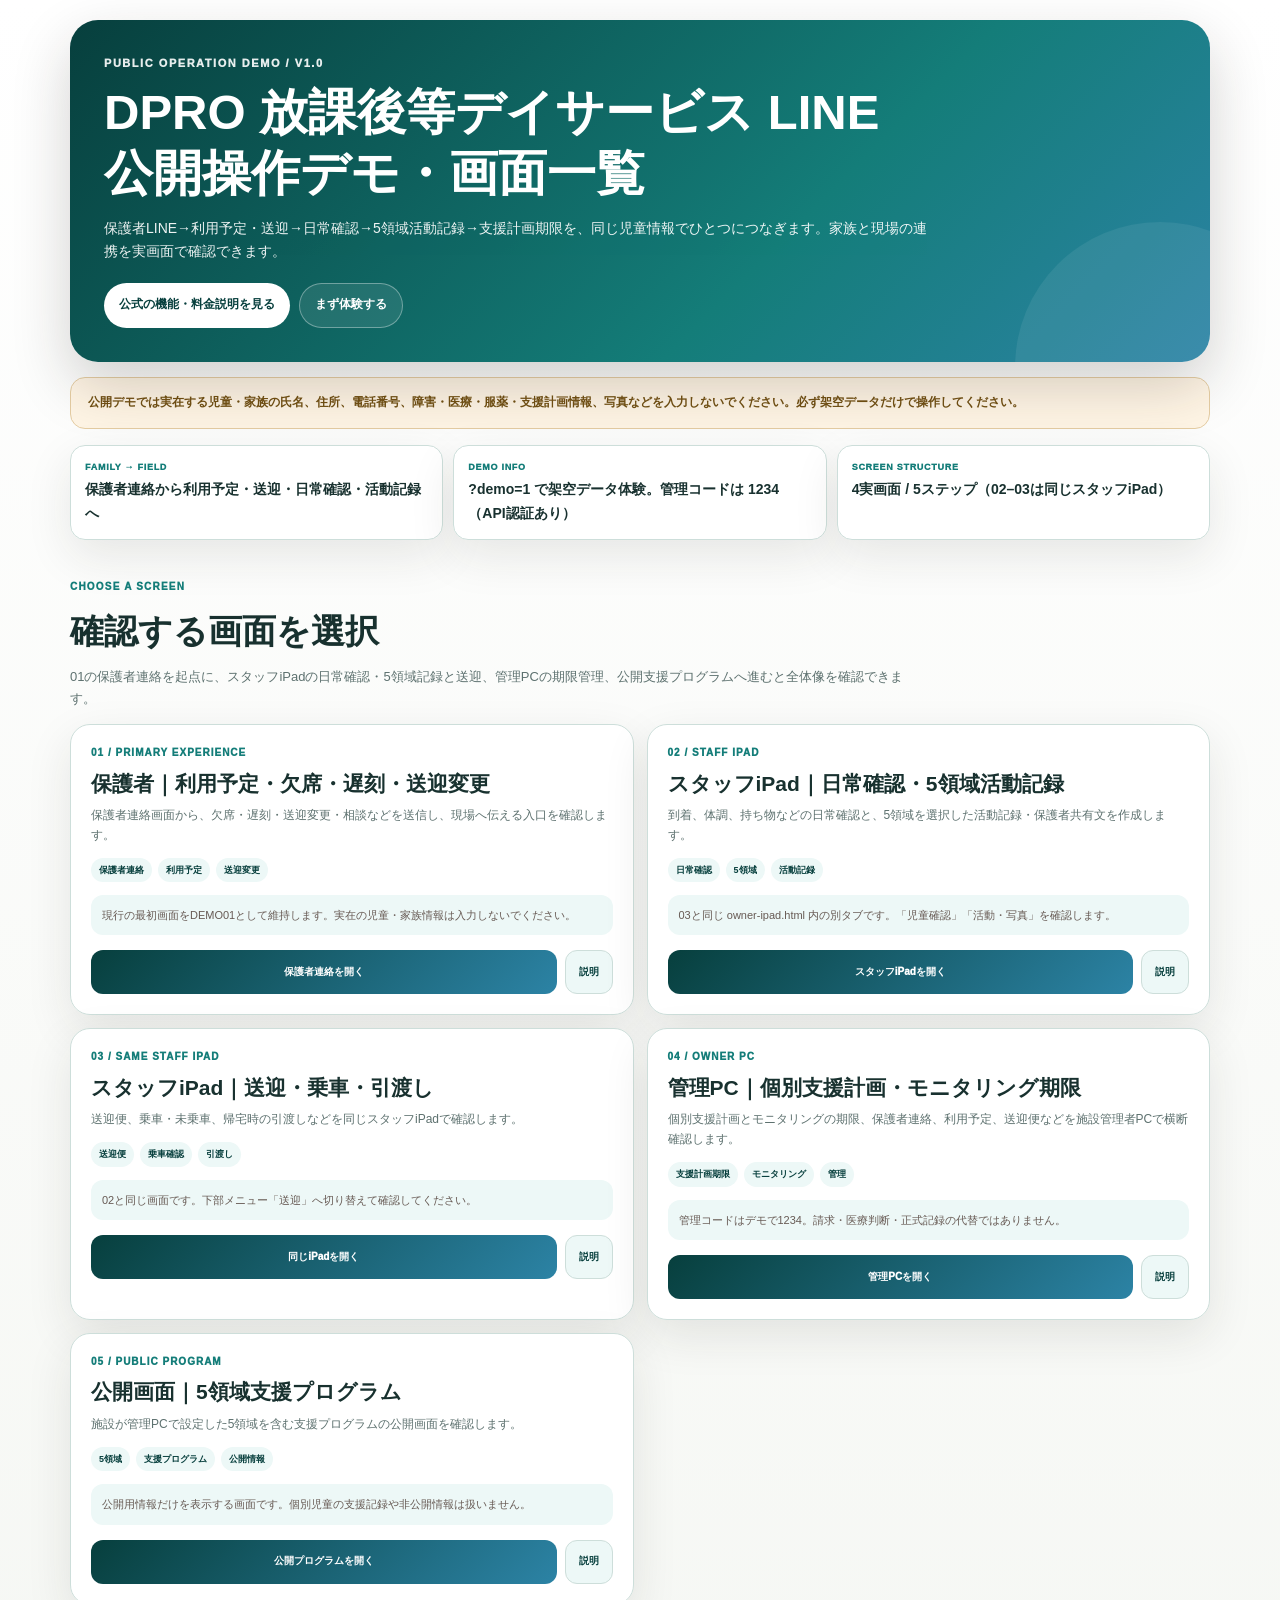
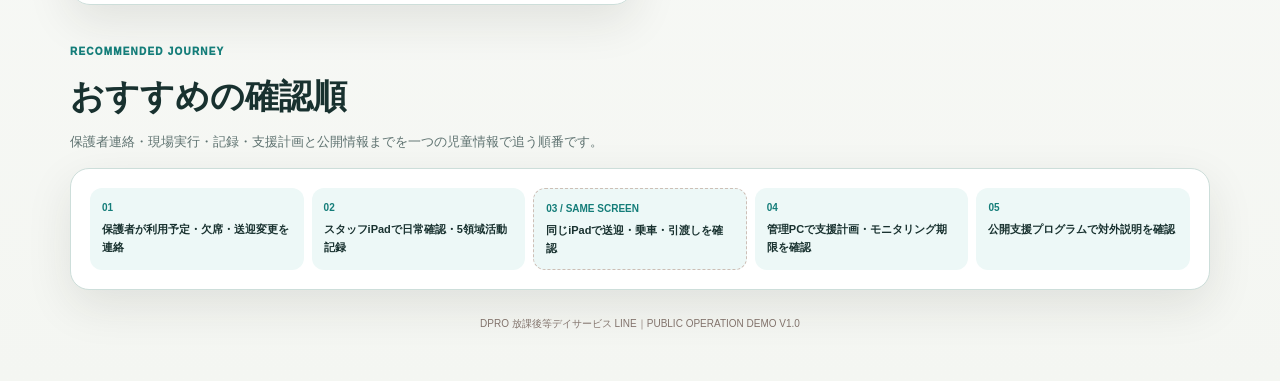
<file: demo-guide.html>
<!doctype html>
<!-- DPRO LIVE DEMO COMMON TEMPLATE V1.0 LOCK / E-LIVE ROLLOUT2 -->
<html lang="ja">
<head>
<meta charset="utf-8">
<meta name="viewport" content="width=device-width,initial-scale=1,viewport-fit=cover">
<meta name="robots" content="noindex,nofollow,noarchive">
<title id="pageTitle">DPRO 公開操作デモ・画面一覧</title>
<style>
:root{
  --bg:#f4f6f2;--card:#fff;--ink:#18312f;--muted:#5d716f;--line:#cddeda;
  --brand:#147d79;--deep:#073f3d;--brand2:#2c83a5;--soft:#edf8f7;
  --shadow:0 16px 46px rgba(44,37,32,.10)
}
*{box-sizing:border-box}
html{background:var(--bg);scroll-behavior:smooth}
body{margin:0;min-height:100vh;color:var(--ink);font-family:-apple-system,BlinkMacSystemFont,"Segoe UI","Noto Sans JP","Yu Gothic UI",Meiryo,sans-serif;line-height:1.65;background:linear-gradient(180deg,#fff 0%,var(--bg) 100%)}
a{color:inherit}.page{width:min(1140px,calc(100% - 24px));margin:0 auto;padding:20px 0 48px}
.hero{position:relative;overflow:hidden;padding:34px;border-radius:28px;color:#fff;background:linear-gradient(135deg,var(--deep),var(--brand) 63%,var(--brand2));box-shadow:0 23px 58px rgba(35,30,27,.20)}
.hero:after{content:"";position:absolute;right:-95px;bottom:-150px;width:290px;height:290px;border-radius:50%;background:rgba(255,255,255,.07)}
.kicker{position:relative;z-index:1;font-size:11px;font-weight:1000;letter-spacing:.14em;opacity:.9}
.hero h1{position:relative;z-index:1;margin:10px 0 0;font-size:clamp(28px,5vw,49px);line-height:1.24}
.hero p{position:relative;z-index:1;max-width:830px;margin:13px 0 0;font-size:14px;opacity:.93}
.hero-actions{position:relative;z-index:1;display:flex;gap:9px;flex-wrap:wrap;margin-top:20px}
.button{min-height:45px;display:inline-flex;align-items:center;justify-content:center;padding:9px 15px;border-radius:999px;text-decoration:none;font-size:12px;font-weight:950}
.button-light{color:var(--deep);background:#fff}.button-ghost{color:#fff;border:1px solid rgba(255,255,255,.35);background:rgba(255,255,255,.09)}
.notice{margin-top:15px;padding:15px 17px;border:1px solid #e5cda3;border-radius:15px;background:#fff5e5;color:#725013;font-size:12px;font-weight:760}
.demo-info{margin-top:16px;display:grid;grid-template-columns:repeat(3,minmax(0,1fr));gap:10px}
.demo-info>div{padding:14px;border:1px solid var(--line);border-radius:15px;background:rgba(255,255,255,.96);box-shadow:var(--shadow)}
.demo-info small{display:block;color:var(--brand);font-size:9px;font-weight:1000;letter-spacing:.08em}.demo-info strong{display:block;margin-top:4px;font-size:14px}
.section-head{margin:32px 0 15px}.section-head small{color:var(--brand);font-size:10px;font-weight:1000;letter-spacing:.12em}.section-head h2{margin:5px 0 0;font-size:clamp(23px,4vw,34px)}.section-head p{max-width:840px;margin:7px 0 0;color:var(--muted);font-size:13px}
.grid{display:grid;grid-template-columns:repeat(2,minmax(0,1fr));gap:13px}
.card{min-width:0;padding:20px;border:1px solid var(--line);border-radius:20px;background:rgba(255,255,255,.98);box-shadow:var(--shadow)}
.card-number{color:var(--brand);font-size:10px;font-weight:1000;letter-spacing:.1em}.card h3{margin:7px 0 0;font-size:21px;line-height:1.4}.card p{margin:8px 0 0;color:var(--muted);font-size:12px}
.pills{display:flex;gap:6px;flex-wrap:wrap;margin-top:12px}.pills span{padding:5px 8px;border-radius:999px;background:var(--soft);color:var(--deep);font-size:9px;font-weight:900}
.card-note{margin-top:13px;padding:11px;border-radius:12px;background:var(--soft);color:#675a54;font-size:11px}.card-note b{color:var(--deep)}
.card-actions{display:grid;grid-template-columns:1fr auto;gap:8px;margin-top:15px}
.open,.official{min-height:44px;display:flex;align-items:center;justify-content:center;padding:9px 13px;border-radius:12px;text-decoration:none;font-size:10px;font-weight:950}
.open{color:#fff;background:linear-gradient(135deg,var(--deep),var(--brand2))}.official{color:var(--deep);border:1px solid var(--line);background:var(--soft)}
.flow{margin-top:14px;padding:19px;border:1px solid var(--line);border-radius:19px;background:#fff;box-shadow:var(--shadow)}
.flow-grid{display:grid;grid-template-columns:repeat(var(--flow-cols,5),minmax(0,1fr));gap:8px}
.flow-step{padding:12px;border-radius:12px;background:var(--soft)}.flow-step b{display:block;color:var(--brand);font-size:10px}.flow-step strong{display:block;margin-top:4px;font-size:11px}.flow-step.same{border:1px dashed #cdbfb6}
.footer{margin-top:26px;color:#82736c;font-size:10px;text-align:center}
@media(max-width:900px){.flow-grid{grid-template-columns:repeat(2,minmax(0,1fr))}}
@media(max-width:760px){.hero{padding:25px 20px}.demo-info,.grid,.flow-grid{grid-template-columns:1fr}}
@media(max-width:420px){.page{width:min(100% - 16px,1140px)}.card-actions{grid-template-columns:1fr}}
</style>
</head>
<body>
<main class="page">
<section class="hero">
  <div class="kicker">PUBLIC OPERATION DEMO / V1.0</div>
  <h1 id="heroTitle"></h1>
  <p id="heroCopy"></p>
  <div class="hero-actions">
    <a class="button button-light" id="officialLink">公式の機能・料金説明を見る</a>
    <a class="button button-ghost" id="primaryDemoLink">まず体験する</a>
  </div>
</section>

<div class="notice" id="notice"></div>

<section class="demo-info" id="quickInfo" aria-label="デモ利用情報"></section>

<div class="section-head">
  <small>CHOOSE A SCREEN</small>
  <h2>確認する画面を選択</h2>
  <p id="screenIntro"></p>
</div>

<section class="grid" id="screenGrid"></section>

<div class="section-head">
  <small>RECOMMENDED JOURNEY</small>
  <h2>おすすめの確認順</h2>
  <p id="journeyIntro"></p>
</div>
<section class="flow"><div class="flow-grid" id="flowGrid"></div></section>

<div class="footer" id="footer"></div>
</main>

<script>
/*
  DPRO LIVE DEMO COMMON TEMPLATE V1.0
  ------------------------------------------------------------
  変更してよいのは CONFIG の値とCSS変数のブランド色のみ。
  DOM骨格・セクション順・公開注意・CHOOSE A SCREEN・
  RECOMMENDED JOURNEYはCOMMON TEMPLATE V1.0 LOCK対象。
*/
const CONFIG = {
  "systemName": "DPRO 放課後等デイサービス LINE",
  "pageTitle": "DPRO 放課後等デイサービス LINE｜公開操作デモ・画面一覧",
  "heroCopy": "保護者LINE→利用予定・送迎→日常確認→5領域活動記録→支援計画期限を、同じ児童情報でひとつにつなぎます。家族と現場の連携を実画面で確認できます。",
  "officialUrl": "https://dpromstk2000-lab.github.io/dpro-line-systems-site/lp-houkago.html",
  "primaryDemoUrl": "index.html?demo=1",
  "notice": "公開デモでは実在する児童・家族の氏名、住所、電話番号、障害・医療・服薬・支援計画情報、写真などを入力しないでください。必ず架空データだけで操作してください。",
  "screenIntro": "01の保護者連絡を起点に、スタッフiPadの日常確認・5領域記録と送迎、管理PCの期限管理、公開支援プログラムへ進むと全体像を確認できます。",
  "journeyIntro": "保護者連絡・現場実行・記録・支援計画と公開情報までを一つの児童情報で追う順番です。",
  "quickInfo": [
    {
      "label": "FAMILY → FIELD",
      "text": "保護者連絡から利用予定・送迎・日常確認・活動記録へ"
    },
    {
      "label": "DEMO INFO",
      "text": "?demo=1 で架空データ体験。管理コードは 1234（API認証あり）"
    },
    {
      "label": "SCREEN STRUCTURE",
      "text": "4実画面 / 5ステップ（02–03は同じスタッフiPad）"
    }
  ],
  "screens": [
    {
      "step": "01 / PRIMARY EXPERIENCE",
      "title": "保護者｜利用予定・欠席・遅刻・送迎変更",
      "description": "保護者連絡画面から、欠席・遅刻・送迎変更・相談などを送信し、現場へ伝える入口を確認します。",
      "tags": [
        "保護者連絡",
        "利用予定",
        "送迎変更"
      ],
      "note": "現行の最初画面をDEMO01として維持します。実在の児童・家族情報は入力しないでください。",
      "url": "index.html?demo=1",
      "cta": "保護者連絡を開く",
      "officialUrl": "https://dpromstk2000-lab.github.io/dpro-line-systems-site/lp-houkago.html"
    },
    {
      "step": "02 / STAFF IPAD",
      "title": "スタッフiPad｜日常確認・5領域活動記録",
      "description": "到着、体調、持ち物などの日常確認と、5領域を選択した活動記録・保護者共有文を作成します。",
      "tags": [
        "日常確認",
        "5領域",
        "活動記録"
      ],
      "note": "03と同じ owner-ipad.html 内の別タブです。「児童確認」「活動・写真」を確認します。",
      "url": "owner-ipad.html?demo=1",
      "cta": "スタッフiPadを開く",
      "officialUrl": "https://dpromstk2000-lab.github.io/dpro-line-systems-site/lp-houkago.html"
    },
    {
      "step": "03 / SAME STAFF IPAD",
      "title": "スタッフiPad｜送迎・乗車・引渡し",
      "description": "送迎便、乗車・未乗車、帰宅時の引渡しなどを同じスタッフiPadで確認します。",
      "tags": [
        "送迎便",
        "乗車確認",
        "引渡し"
      ],
      "note": "02と同じ画面です。下部メニュー「送迎」へ切り替えて確認してください。",
      "url": "owner-ipad.html?demo=1",
      "cta": "同じiPadを開く",
      "officialUrl": "https://dpromstk2000-lab.github.io/dpro-line-systems-site/lp-houkago.html"
    },
    {
      "step": "04 / OWNER PC",
      "title": "管理PC｜個別支援計画・モニタリング期限",
      "description": "個別支援計画とモニタリングの期限、保護者連絡、利用予定、送迎便などを施設管理者PCで横断確認します。",
      "tags": [
        "支援計画期限",
        "モニタリング",
        "管理"
      ],
      "note": "管理コードはデモで1234。請求・医療判断・正式記録の代替ではありません。",
      "url": "owner.html?demo=1",
      "cta": "管理PCを開く",
      "officialUrl": "https://dpromstk2000-lab.github.io/dpro-line-systems-site/lp-houkago.html"
    },
    {
      "step": "05 / PUBLIC PROGRAM",
      "title": "公開画面｜5領域支援プログラム",
      "description": "施設が管理PCで設定した5領域を含む支援プログラムの公開画面を確認します。",
      "tags": [
        "5領域",
        "支援プログラム",
        "公開情報"
      ],
      "note": "公開用情報だけを表示する画面です。個別児童の支援記録や非公開情報は扱いません。",
      "url": "support-program.html?demo=1",
      "cta": "公開プログラムを開く",
      "officialUrl": "https://dpromstk2000-lab.github.io/dpro-line-systems-site/lp-houkago.html"
    }
  ],
  "journey": [
    {
      "step": "01",
      "text": "保護者が利用予定・欠席・送迎変更を連絡"
    },
    {
      "step": "02",
      "text": "スタッフiPadで日常確認・5領域活動記録"
    },
    {
      "step": "03",
      "text": "同じiPadで送迎・乗車・引渡しを確認",
      "sameScreen": true
    },
    {
      "step": "04",
      "text": "管理PCで支援計画・モニタリング期限を確認"
    },
    {
      "step": "05",
      "text": "公開支援プログラムで対外説明を確認"
    }
  ],
  "adminCode": "1234"
};

document.documentElement.style.setProperty("--flow-cols", String(Math.min(CONFIG.journey.length, 7)));
document.title = CONFIG.pageTitle;
document.getElementById("heroTitle").innerHTML = `${CONFIG.systemName}<br>公開操作デモ・画面一覧`;
document.getElementById("heroCopy").textContent = CONFIG.heroCopy;
document.getElementById("officialLink").href = CONFIG.officialUrl;
document.getElementById("primaryDemoLink").href = CONFIG.primaryDemoUrl;
document.getElementById("notice").textContent = CONFIG.notice;
document.getElementById("screenIntro").textContent = CONFIG.screenIntro;
document.getElementById("journeyIntro").textContent = CONFIG.journeyIntro;
document.getElementById("footer").textContent = `${CONFIG.systemName}｜PUBLIC OPERATION DEMO V1.0`;

document.getElementById("quickInfo").innerHTML = CONFIG.quickInfo.map(x =>
  `<div><small>${x.label}</small><strong>${x.text}</strong></div>`
).join("");

document.getElementById("screenGrid").innerHTML = CONFIG.screens.map(x => `
  <article class="card">
    <div class="card-number">${x.step}</div>
    <h3>${x.title}</h3>
    <p>${x.description}</p>
    <div class="pills">${x.tags.map(t => `<span>${t}</span>`).join("")}</div>
    <div class="card-note">${x.note}</div>
    <div class="card-actions">
      <a class="open" href="${x.url}">${x.cta}</a>
      <a class="official" href="${x.officialUrl}">説明</a>
    </div>
  </article>
`).join("");

document.getElementById("flowGrid").innerHTML = CONFIG.journey.map(x => `
  <div class="flow-step${x.sameScreen ? " same" : ""}">
    <b>${x.step}${x.sameScreen ? " / SAME SCREEN" : ""}</b>
    <strong>${x.text}</strong>
  </div>
`).join("");
</script>
</body>
</html>
</file>
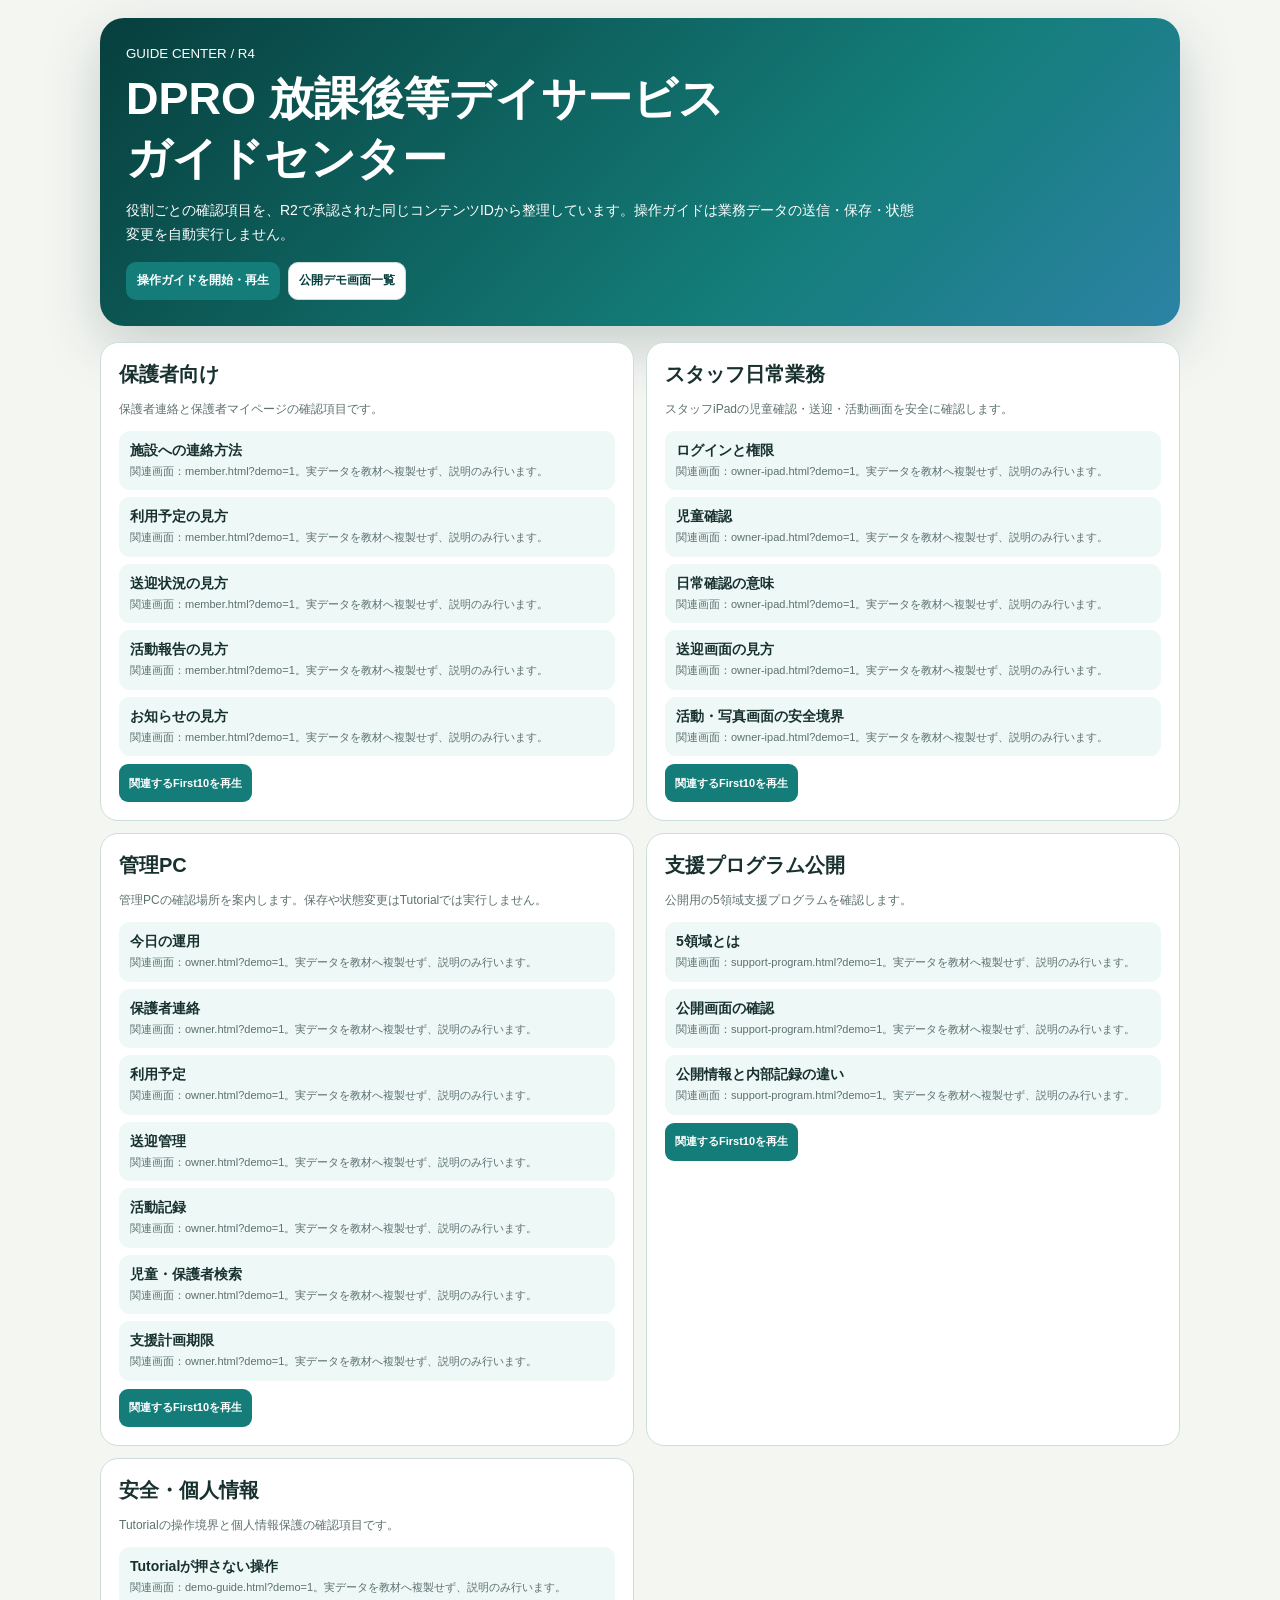
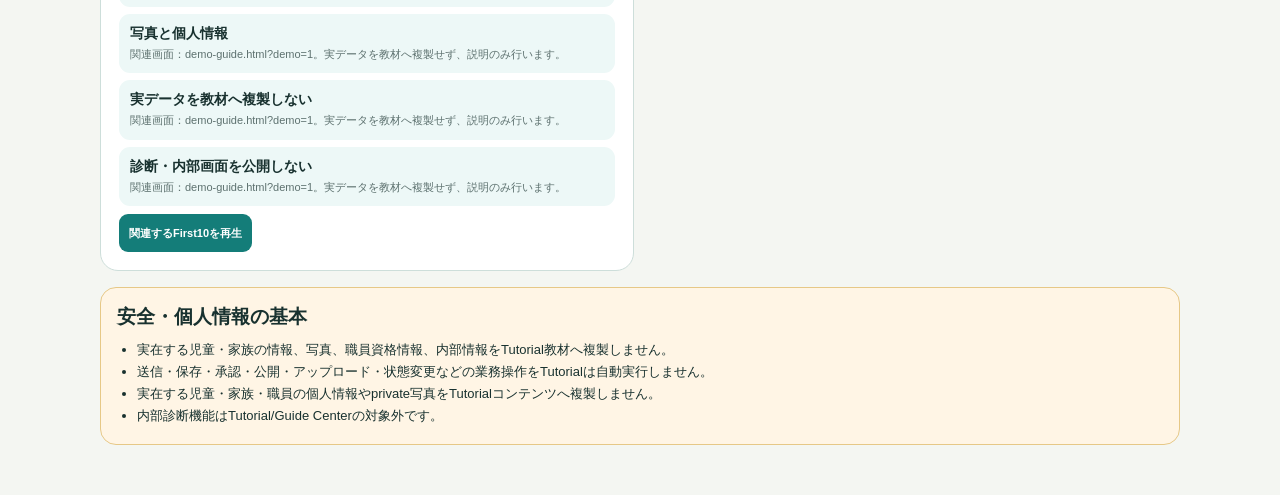
<file: guide-center.html>
<!doctype html>
<html lang="ja">
<head><meta charset="utf-8"><meta name="viewport" content="width=device-width,initial-scale=1,viewport-fit=cover"><meta name="robots" content="noindex,nofollow,noarchive"><title>DPRO 放課後等デイサービス｜ガイドセンター</title><link rel="stylesheet" href="./tutorial.css"></head>
<body><main class="dt-guide"><section class="dt-guide-hero"><small>GUIDE CENTER / R4</small><h1>DPRO 放課後等デイサービス<br>ガイドセンター</h1><p>役割ごとの確認項目を、R2で承認された同じコンテンツIDから整理しています。操作ガイドは業務データの送信・保存・状態変更を自動実行しません。</p><div class="dt-guide-actions"><a class="dt-link primary" href="./tutorial.html?replay=1">操作ガイドを開始・再生</a><a class="dt-link" href="./demo-guide.html?demo=1">公開デモ画面一覧</a></div></section><section class="dt-guide-grid" id="guideGrid"></section><section class="dt-safety"><h2>安全・個人情報の基本</h2><ul id="safetyList"></ul></section></main><script src="./tutorial-content.js"></script><script>
(function(){'use strict';const C=window.DPRO_TUTORIAL_CONTENT,$=s=>document.querySelector(s);const catSteps={guardian:[2,3,4,5],staff_daily:[6,7,8],owner_ops:[9],public_program:[10],safety:[1,2,5,6,7,8,9,10]};const routeByCat={guardian:'member.html?demo=1',staff_daily:'owner-ipad.html?demo=1',owner_ops:'owner.html?demo=1',public_program:'support-program.html?demo=1',safety:'demo-guide.html?demo=1'};const summary={guardian:'保護者連絡と保護者マイページの確認項目です。',staff_daily:'スタッフiPadの児童確認・送迎・活動画面を安全に確認します。',owner_ops:'管理PCの確認場所を案内します。保存や状態変更はTutorialでは実行しません。',public_program:'公開用の5領域支援プログラムを確認します。',safety:'Tutorialの操作境界と個人情報保護の確認項目です。'};$('#guideGrid').innerHTML=C.guide_center.categories.map(cat=>{const nums=catSteps[cat.id]||[];const first=nums[0]||1;return `<article class="dt-guide-card" data-content-id="${cat.id}"><h2>${cat.title}</h2><p style="color:var(--dt-muted);font-size:12px;line-height:1.6">${summary[cat.id]||''}</p><div class="dt-guide-list">${cat.articles.map(a=>`<div class="dt-guide-item"><strong>${a}</strong><span>関連画面：${routeByCat[cat.id]||'操作ガイド'}。実データを教材へ複製せず、説明のみ行います。</span></div>`).join('')}</div><a class="dt-guide-replay" href="./tutorial.html?replay=1&step=${first}">関連するFirst10を再生</a></article>`}).join('');const safe=[C.global_safety.privacy_copy,'送信・保存・承認・公開・アップロード・状態変更などの業務操作をTutorialは自動実行しません。','実在する児童・家族・職員の個人情報やprivate写真をTutorialコンテンツへ複製しません。','内部診断機能はTutorial/Guide Centerの対象外です。'];$('#safetyList').innerHTML=safe.map(x=>`<li>${x}</li>`).join('');})();
</script></body></html>
</file>
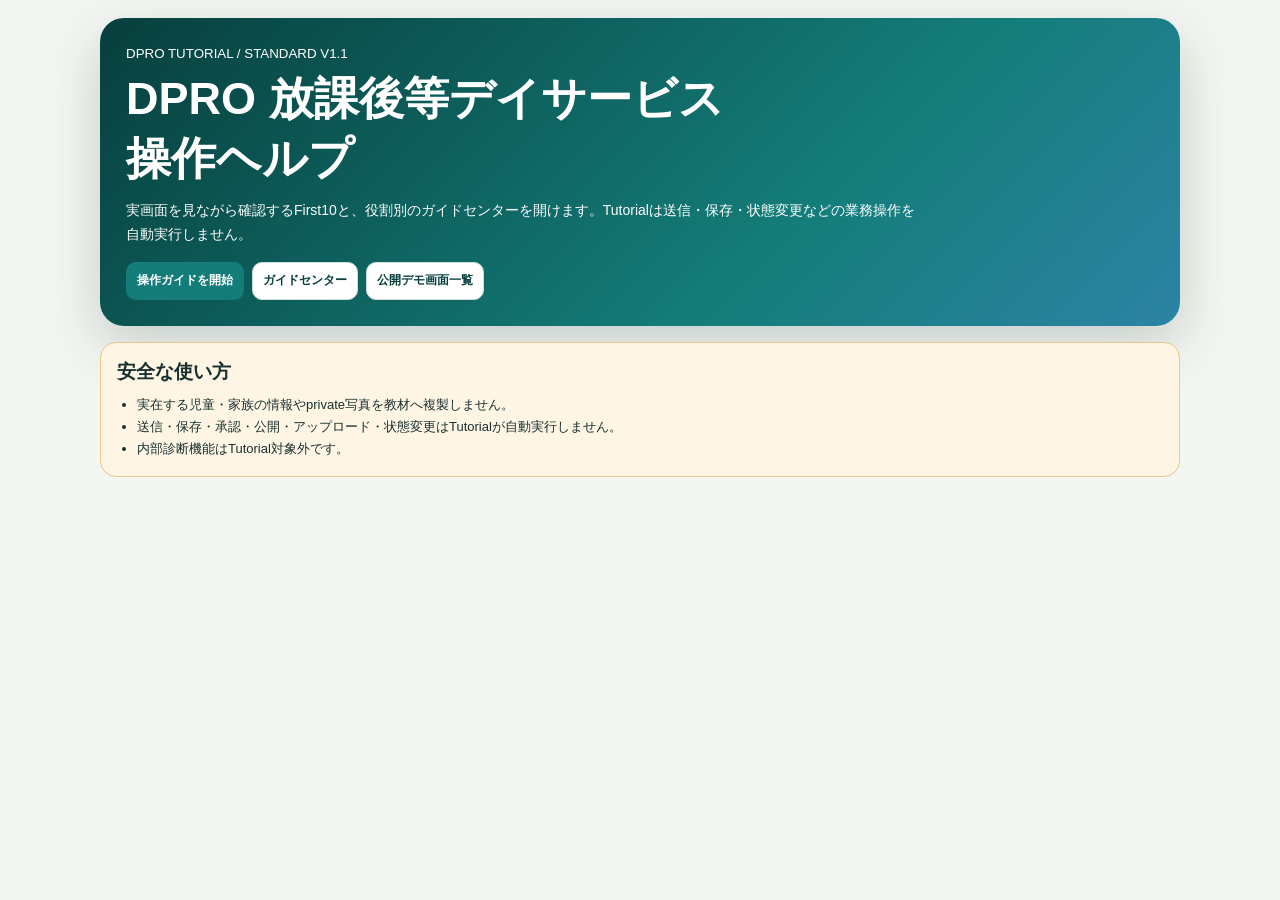
<file: help.html>
<!doctype html>
<html lang="ja">
<head><meta charset="utf-8"><meta name="viewport" content="width=device-width,initial-scale=1,viewport-fit=cover"><meta name="robots" content="noindex,nofollow,noarchive"><title>DPRO 放課後等デイサービス｜ヘルプ</title><link rel="stylesheet" href="./tutorial.css"></head>
<body><main class="dt-guide"><section class="dt-guide-hero"><small>DPRO TUTORIAL / STANDARD V1.1</small><h1>DPRO 放課後等デイサービス<br>操作ヘルプ</h1><p>実画面を見ながら確認するFirst10と、役割別のガイドセンターを開けます。Tutorialは送信・保存・状態変更などの業務操作を自動実行しません。</p><div class="dt-guide-actions"><a class="dt-link primary" href="./tutorial.html?replay=1">操作ガイドを開始</a><a class="dt-link" href="./guide-center.html">ガイドセンター</a><a class="dt-link" href="./demo-guide.html?demo=1">公開デモ画面一覧</a></div></section><section class="dt-safety"><h2>安全な使い方</h2><ul><li>実在する児童・家族の情報やprivate写真を教材へ複製しません。</li><li>送信・保存・承認・公開・アップロード・状態変更はTutorialが自動実行しません。</li><li>内部診断機能はTutorial対象外です。</li></ul></section></main></body></html>
</file>
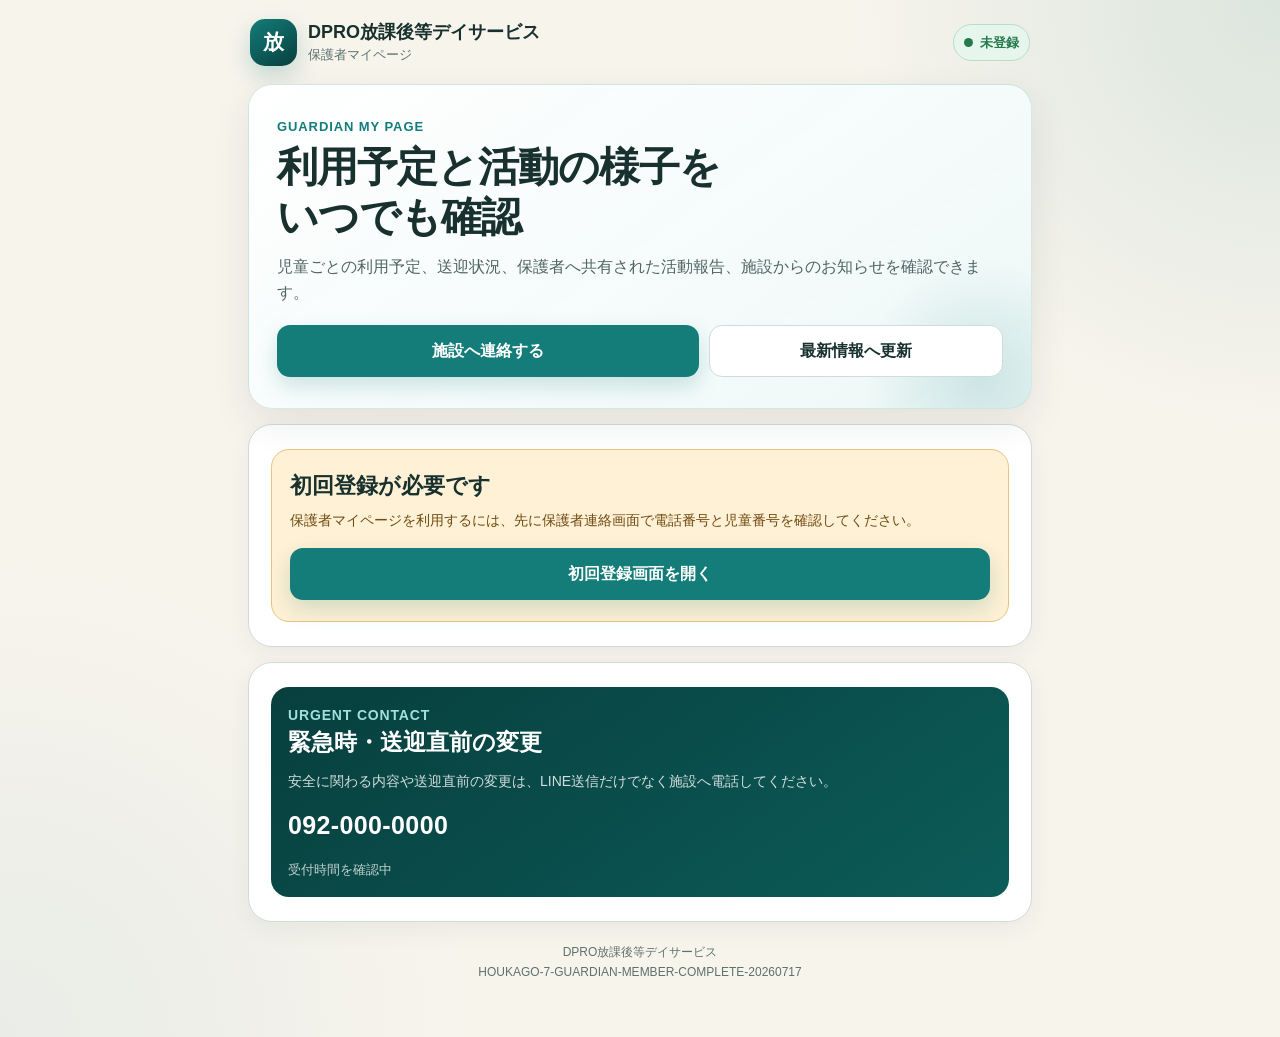
<file: member.html>
<!doctype html>
<html lang="ja">
<head>
  <meta charset="utf-8">
  <meta name="viewport" content="width=device-width, initial-scale=1, viewport-fit=cover">
  <meta name="theme-color" content="#147d79">
  <meta name="color-scheme" content="light">
  <meta name="format-detection" content="telephone=no">
  <title>DPRO放課後等デイサービス｜保護者マイページ</title>

  <style>
    :root {
      --bg: #f7f4ec;
      --surface: #ffffff;
      --surface-soft: #edf8f7;
      --surface-blue: #eef6fb;
      --surface-warm: #fff8e8;
      --line: #cddeda;
      --line-strong: #a8c7c2;
      --text: #18312f;
      --muted: #5d716f;
      --brand: #147d79;
      --brand-dark: #0c5c59;
      --brand-deep: #073f3d;
      --brand-soft: #dff3f1;
      --blue: #2c83a5;
      --blue-soft: #e4f3f9;
      --success: #247a4c;
      --success-soft: #e7f6ed;
      --warning: #a46308;
      --warning-soft: #fff1d5;
      --danger: #b5362f;
      --danger-soft: #fdecea;
      --purple: #6f4ba5;
      --purple-soft: #f0eafb;
      --gray-soft: #eef2f1;
      --shadow: 0 14px 38px rgba(24, 49, 47, .09);
      --shadow-soft: 0 8px 25px rgba(24, 49, 47, .055);
      --radius-xl: 24px;
      --radius-lg: 18px;
      --radius-md: 14px;
      --radius-sm: 10px;
    }

    * {
      box-sizing: border-box;
    }

    html {
      scroll-behavior: smooth;
      -webkit-text-size-adjust: 100%;
    }

    body {
      margin: 0;
      min-height: 100vh;
      background:
        radial-gradient(circle at top right, rgba(20, 125, 121, .12), transparent 27rem),
        radial-gradient(circle at bottom left, rgba(44, 131, 165, .07), transparent 30rem),
        var(--bg);
      color: var(--text);
      font-family:
        -apple-system,
        BlinkMacSystemFont,
        "Segoe UI",
        "Hiragino Sans",
        "Yu Gothic UI",
        "Yu Gothic",
        Meiryo,
        sans-serif;
      font-size: 16px;
      line-height: 1.65;
    }

    button,
    input,
    select,
    textarea {
      font: inherit;
    }

    button,
    a,
    input,
    select {
      -webkit-tap-highlight-color: transparent;
    }

    a {
      color: inherit;
    }

    [hidden] {
      display: none !important;
    }

    .app-shell {
      width: min(820px, 100%);
      margin: 0 auto;
      padding:
        max(15px, env(safe-area-inset-top))
        13px
        max(54px, env(safe-area-inset-bottom));
    }

    .topbar {
      display: flex;
      align-items: center;
      justify-content: space-between;
      gap: 12px;
      margin-bottom: 14px;
      padding: 4px 2px;
    }

    .brand {
      display: flex;
      align-items: center;
      gap: 11px;
      min-width: 0;
    }

    .brand-mark {
      display: grid;
      place-items: center;
      width: 47px;
      height: 47px;
      flex: 0 0 auto;
      border-radius: 15px;
      background: linear-gradient(145deg, var(--brand), var(--brand-deep));
      color: #fff;
      font-size: 21px;
      font-weight: 900;
      box-shadow: 0 10px 23px rgba(20, 125, 121, .24);
    }

    .brand-title {
      margin: 0;
      font-size: 18px;
      line-height: 1.28;
      font-weight: 900;
    }

    .brand-subtitle {
      margin: 2px 0 0;
      color: var(--muted);
      font-size: 13px;
      line-height: 1.4;
    }

    .connection {
      display: inline-flex;
      align-items: center;
      gap: 7px;
      min-height: 36px;
      padding: 7px 10px;
      border: 1px solid var(--line);
      border-radius: 999px;
      background: #fff;
      color: var(--muted);
      font-size: 13px;
      font-weight: 850;
      white-space: nowrap;
    }

    .connection-dot {
      width: 9px;
      height: 9px;
      border-radius: 50%;
      background: #9aaba8;
    }

    .connection[data-state="online"] {
      color: var(--success);
      border-color: #b9ddc6;
      background: var(--success-soft);
    }

    .connection[data-state="online"] .connection-dot {
      background: var(--success);
    }

    .connection[data-state="error"] {
      color: var(--danger);
      border-color: #e4b4b0;
      background: var(--danger-soft);
    }

    .connection[data-state="error"] .connection-dot {
      background: var(--danger);
    }

    .hero {
      position: relative;
      overflow: hidden;
      padding: 25px 20px;
      border: 1px solid rgba(20, 125, 121, .17);
      border-radius: var(--radius-xl);
      background:
        linear-gradient(145deg, rgba(255,255,255,.98), rgba(237,248,247,.96));
      box-shadow: var(--shadow);
    }

    .hero::after {
      content: "";
      position: absolute;
      right: -75px;
      bottom: -95px;
      width: 250px;
      height: 250px;
      border-radius: 50%;
      background: radial-gradient(circle, rgba(20, 125, 121, .16), transparent 68%);
      pointer-events: none;
    }

    .hero-content {
      position: relative;
      z-index: 1;
    }

    .eyebrow {
      margin: 0 0 6px;
      color: var(--brand);
      font-size: 13px;
      font-weight: 900;
      letter-spacing: .07em;
    }

    .hero h1 {
      margin: 0;
      font-size: clamp(29px, 8vw, 41px);
      line-height: 1.2;
      letter-spacing: -.025em;
    }

    .hero-copy {
      margin: 12px 0 0;
      color: #506663;
      font-size: 16px;
    }

    .hero-actions {
      display: grid;
      grid-template-columns: minmax(0, 1.18fr) minmax(0, .82fr);
      gap: 10px;
      margin-top: 18px;
    }

    .section {
      margin-top: 15px;
      padding: 20px 17px;
      border: 1px solid var(--line);
      border-radius: var(--radius-xl);
      background: var(--surface);
      box-shadow: var(--shadow-soft);
    }

    .section-heading {
      display: flex;
      align-items: flex-start;
      justify-content: space-between;
      gap: 13px;
      margin-bottom: 17px;
    }

    .section-kicker {
      margin: 0 0 3px;
      color: var(--brand);
      font-size: 12px;
      font-weight: 900;
      letter-spacing: .06em;
    }

    .section h2 {
      margin: 0;
      font-size: 23px;
      line-height: 1.35;
    }

    .section-description {
      margin: 6px 0 0;
      color: var(--muted);
      font-size: 14px;
    }

    .status-pill,
    .tag {
      display: inline-flex;
      align-items: center;
      justify-content: center;
      min-height: 32px;
      padding: 5px 10px;
      border-radius: 999px;
      font-size: 13px;
      font-weight: 900;
      white-space: nowrap;
    }

    .tone-muted {
      background: var(--gray-soft);
      color: #586b68;
    }

    .tone-brand {
      background: var(--brand-soft);
      color: var(--brand-dark);
    }

    .tone-blue {
      background: var(--blue-soft);
      color: var(--blue);
    }

    .tone-success {
      background: var(--success-soft);
      color: var(--success);
    }

    .tone-warning {
      background: var(--warning-soft);
      color: var(--warning);
    }

    .tone-danger {
      background: var(--danger-soft);
      color: var(--danger);
    }

    .tone-purple {
      background: var(--purple-soft);
      color: var(--purple);
    }

    .notice {
      padding: 13px 14px;
      border-radius: 13px;
      font-size: 14px;
      line-height: 1.6;
    }

    .notice-info {
      border: 1px solid #b8dbe8;
      background: var(--surface-blue);
      color: #315c6d;
    }

    .notice-warning {
      border: 1px solid #e7c57f;
      background: var(--warning-soft);
      color: #744608;
    }

    .notice-danger {
      border: 1px solid #e4b0ac;
      background: var(--danger-soft);
      color: #7d2925;
    }

    .btn {
      display: inline-flex;
      align-items: center;
      justify-content: center;
      gap: 8px;
      min-height: 52px;
      padding: 12px 16px;
      border: 1px solid transparent;
      border-radius: 13px;
      cursor: pointer;
      text-decoration: none;
      font-size: 16px;
      font-weight: 900;
      transition:
        transform .14s ease,
        background .14s ease,
        box-shadow .14s ease,
        opacity .14s ease;
    }

    .btn:active {
      transform: translateY(1px);
    }

    .btn:focus-visible,
    .child-tab:focus-visible,
    .segment-button:focus-visible {
      outline: 3px solid rgba(20, 125, 121, .28);
      outline-offset: 2px;
    }

    .btn:disabled {
      cursor: not-allowed;
      opacity: .55;
      transform: none;
    }

    .btn-primary {
      background: var(--brand);
      color: #fff;
      box-shadow: 0 9px 22px rgba(20, 125, 121, .20);
    }

    .btn-primary:hover {
      background: var(--brand-dark);
    }

    .btn-secondary {
      border-color: var(--line);
      background: #fff;
      color: var(--text);
    }

    .btn-small {
      min-height: 42px;
      padding: 8px 12px;
      font-size: 14px;
    }

    .guardian-card {
      display: grid;
      gap: 15px;
      padding: 17px;
      border: 1px solid var(--line);
      border-radius: var(--radius-lg);
      background:
        linear-gradient(145deg, var(--surface-soft), #fff);
    }

    .guardian-top {
      display: flex;
      align-items: center;
      justify-content: space-between;
      gap: 13px;
    }

    .guardian-name {
      margin: 0;
      font-size: 20px;
      font-weight: 900;
    }

    .guardian-detail {
      margin: 3px 0 0;
      color: var(--muted);
      font-size: 14px;
    }

    .child-tabs {
      display: grid;
      grid-template-columns: repeat(auto-fit, minmax(145px, 1fr));
      gap: 9px;
    }

    .child-tab {
      min-height: 64px;
      padding: 10px 12px;
      border: 1px solid var(--line);
      border-radius: 13px;
      background: #fff;
      color: var(--text);
      text-align: left;
      cursor: pointer;
    }

    .child-tab strong {
      display: block;
      font-size: 16px;
    }

    .child-tab span {
      display: block;
      margin-top: 2px;
      color: var(--muted);
      font-size: 13px;
    }

    .child-tab[aria-selected="true"] {
      border-color: var(--brand);
      background: var(--brand-soft);
      box-shadow: inset 0 0 0 1px var(--brand);
    }

    .summary-grid {
      display: grid;
      grid-template-columns: repeat(2, minmax(0, 1fr));
      gap: 10px;
    }

    .summary-card {
      min-height: 105px;
      padding: 14px;
      border: 1px solid var(--line);
      border-radius: 15px;
      background: #fff;
    }

    .summary-label {
      color: var(--muted);
      font-size: 13px;
      font-weight: 800;
    }

    .summary-value {
      display: block;
      margin-top: 5px;
      font-size: 22px;
      font-weight: 900;
      line-height: 1.25;
    }

    .summary-note {
      display: block;
      margin-top: 4px;
      color: var(--muted);
      font-size: 12px;
    }

    .next-card {
      overflow: hidden;
      border: 1px solid rgba(20, 125, 121, .24);
      border-radius: var(--radius-lg);
      background:
        linear-gradient(145deg, var(--brand-soft), #fff);
    }

    .next-card-header {
      display: flex;
      align-items: flex-start;
      justify-content: space-between;
      gap: 12px;
      padding: 17px;
      border-bottom: 1px solid rgba(20, 125, 121, .15);
    }

    .next-date {
      margin: 0;
      font-size: 27px;
      line-height: 1.25;
      font-weight: 900;
    }

    .next-date small {
      margin-left: 4px;
      font-size: 15px;
      color: var(--muted);
    }

    .next-card-body {
      display: grid;
      gap: 0;
      padding: 5px 17px 13px;
    }

    .detail-row {
      display: grid;
      grid-template-columns: 126px minmax(0, 1fr);
      gap: 11px;
      padding: 10px 0;
      border-bottom: 1px solid rgba(20, 125, 121, .12);
    }

    .detail-row:last-child {
      border-bottom: 0;
    }

    .detail-row dt {
      color: var(--muted);
      font-size: 13px;
      font-weight: 800;
    }

    .detail-row dd {
      margin: 0;
      font-size: 14px;
      font-weight: 850;
      text-align: right;
      overflow-wrap: anywhere;
    }

    .transport-box {
      display: grid;
      gap: 9px;
      margin: 0 17px 17px;
      padding: 13px;
      border: 1px solid var(--line);
      border-radius: 13px;
      background: #fff;
    }

    .transport-title {
      display: flex;
      align-items: center;
      justify-content: space-between;
      gap: 9px;
      font-size: 14px;
      font-weight: 900;
    }

    .transport-row {
      display: grid;
      grid-template-columns: 72px minmax(0, 1fr) auto;
      gap: 8px;
      align-items: center;
      padding-top: 9px;
      border-top: 1px solid var(--line);
      font-size: 13px;
    }

    .transport-row strong {
      overflow-wrap: anywhere;
    }

    .segment {
      display: grid;
      grid-template-columns: repeat(2, minmax(0, 1fr));
      gap: 5px;
      padding: 5px;
      border-radius: 13px;
      background: var(--gray-soft);
    }

    .segment-button {
      min-height: 43px;
      padding: 8px 10px;
      border: 0;
      border-radius: 10px;
      background: transparent;
      color: var(--muted);
      cursor: pointer;
      font-size: 14px;
      font-weight: 900;
    }

    .segment-button[aria-pressed="true"] {
      background: #fff;
      color: var(--brand-dark);
      box-shadow: 0 3px 10px rgba(24, 49, 47, .08);
    }

    .month-group + .month-group {
      margin-top: 18px;
    }

    .month-heading {
      display: flex;
      align-items: center;
      gap: 9px;
      margin: 0 0 9px;
      color: var(--brand-dark);
      font-size: 17px;
      font-weight: 900;
    }

    .month-heading::before {
      content: "";
      width: 5px;
      height: 22px;
      border-radius: 999px;
      background: var(--brand);
    }

    .schedule-list,
    .activity-list,
    .announcements {
      display: grid;
      gap: 10px;
    }

    .schedule-card,
    .activity-card,
    .announcement {
      padding: 15px;
      border: 1px solid var(--line);
      border-radius: 15px;
      background: #fff;
    }

    .schedule-card {
      display: grid;
      grid-template-columns: 66px minmax(0, 1fr);
      gap: 13px;
    }

    .date-block {
      display: grid;
      align-content: center;
      justify-items: center;
      min-height: 69px;
      padding: 7px;
      border-radius: 13px;
      background: var(--surface-soft);
      color: var(--brand-dark);
    }

    .date-block strong {
      font-size: 25px;
      line-height: 1.1;
    }

    .date-block span {
      margin-top: 2px;
      font-size: 12px;
      font-weight: 850;
    }

    .schedule-main {
      min-width: 0;
    }

    .card-top {
      display: flex;
      align-items: flex-start;
      justify-content: space-between;
      gap: 9px;
    }

    .schedule-title,
    .activity-title,
    .announcement h3 {
      margin: 0;
      font-size: 16px;
      font-weight: 900;
      line-height: 1.4;
    }

    .schedule-meta {
      display: flex;
      flex-wrap: wrap;
      gap: 6px 11px;
      margin-top: 8px;
      color: #516764;
      font-size: 13px;
    }

    .schedule-note {
      margin-top: 9px;
      padding: 9px 10px;
      border-radius: 10px;
      background: var(--surface-warm);
      color: #704a12;
      font-size: 13px;
    }

    .mini-transport {
      display: grid;
      gap: 6px;
      margin-top: 10px;
    }

    .mini-transport-row {
      display: grid;
      grid-template-columns: 64px minmax(0, 1fr) auto;
      gap: 7px;
      align-items: center;
      padding: 8px 9px;
      border-radius: 10px;
      background: var(--surface-blue);
      font-size: 12px;
    }

    .mini-transport-row strong {
      overflow-wrap: anywhere;
    }

    .activity-card {
      background:
        linear-gradient(145deg, #fff, rgba(237, 248, 247, .58));
    }

    .activity-date {
      color: var(--muted);
      font-size: 13px;
      font-weight: 800;
    }

    .domain-tags {
      display: flex;
      flex-wrap: wrap;
      gap: 6px;
      margin-top: 10px;
    }

    .domain-tag {
      display: inline-flex;
      align-items: center;
      min-height: 30px;
      padding: 5px 9px;
      border-radius: 999px;
      background: var(--brand-soft);
      color: var(--brand-dark);
      font-size: 12px;
      font-weight: 900;
    }

    .activity-report {
      margin: 12px 0 0;
      padding: 12px;
      border: 1px solid var(--line);
      border-radius: 12px;
      background: #fff;
      color: #405956;
      font-size: 14px;
      white-space: pre-wrap;
    }

    .announcement.pinned {
      border-color: #b7d9e6;
      background: var(--surface-blue);
    }

    .announcement p {
      margin: 6px 0 0;
      color: #526765;
      font-size: 14px;
      white-space: pre-wrap;
    }

    .announcement time {
      display: block;
      margin-top: 7px;
      color: var(--muted);
      font-size: 12px;
    }

    .empty-state {
      padding: 23px 17px;
      border: 1px dashed var(--line-strong);
      border-radius: 15px;
      background: #fbfdfc;
      text-align: center;
    }

    .empty-icon {
      display: grid;
      place-items: center;
      width: 51px;
      height: 51px;
      margin: 0 auto 9px;
      border-radius: 50%;
      background: var(--brand-soft);
      color: var(--brand-dark);
      font-size: 22px;
      font-weight: 900;
    }

    .empty-state h3 {
      margin: 0;
      font-size: 17px;
    }

    .empty-state p {
      margin: 6px 0 0;
      color: var(--muted);
      font-size: 14px;
    }

    .registration-card {
      padding: 21px 18px;
      border: 1px solid #e7c57f;
      border-radius: var(--radius-lg);
      background: var(--warning-soft);
    }

    .registration-card h2 {
      margin: 0;
      font-size: 22px;
    }

    .registration-card p {
      margin: 8px 0 0;
      color: #704a12;
      font-size: 14px;
    }

    .contact-card {
      display: grid;
      gap: 12px;
      padding: 17px;
      border-radius: var(--radius-lg);
      background:
        linear-gradient(145deg, var(--brand-deep), var(--brand-dark));
      color: #fff;
    }

    .contact-card h2 {
      color: #fff;
    }

    .contact-card p {
      margin: 0;
      color: rgba(255,255,255,.82);
      font-size: 14px;
    }

    .contact-phone {
      display: block;
      font-size: 25px;
      font-weight: 900;
      text-decoration: none;
      letter-spacing: .015em;
    }

    .footer {
      padding: 21px 6px 0;
      color: var(--muted);
      text-align: center;
      font-size: 12px;
    }

    .loading-overlay {
      position: fixed;
      inset: 0;
      z-index: 200;
      display: grid;
      place-items: center;
      padding: 25px;
      background: rgba(247, 244, 236, .82);
      backdrop-filter: blur(4px);
    }

    .loading-box {
      width: min(330px, 100%);
      padding: 24px;
      border: 1px solid var(--line);
      border-radius: var(--radius-xl);
      background: #fff;
      text-align: center;
      box-shadow: var(--shadow);
    }

    .spinner {
      width: 43px;
      height: 43px;
      margin: 0 auto 13px;
      border: 4px solid var(--brand-soft);
      border-top-color: var(--brand);
      border-radius: 50%;
      animation: spin .8s linear infinite;
    }

    .loading-box strong {
      display: block;
      font-size: 17px;
    }

    .loading-box span {
      display: block;
      margin-top: 4px;
      color: var(--muted);
      font-size: 13px;
    }

    .toast-area {
      position: fixed;
      right: 14px;
      bottom: max(14px, env(safe-area-inset-bottom));
      z-index: 300;
      display: grid;
      gap: 8px;
      width: min(410px, calc(100% - 28px));
      pointer-events: none;
    }

    .toast {
      padding: 14px 15px;
      border-radius: 13px;
      background: #173f3d;
      color: #fff;
      box-shadow: 0 12px 30px rgba(0,0,0,.18);
      font-size: 14px;
      font-weight: 800;
      animation: toast-in .18s ease-out;
    }

    .toast.error {
      background: #8f2b27;
    }

    @keyframes spin {
      to { transform: rotate(360deg); }
    }

    @keyframes toast-in {
      from { opacity: 0; transform: translateY(8px); }
      to { opacity: 1; transform: translateY(0); }
    }

    @media (min-width: 700px) {
      .app-shell {
        padding-left: 18px;
        padding-right: 18px;
      }

      .hero {
        padding: 31px 28px;
      }

      .section {
        padding: 24px 22px;
      }

      .summary-grid {
        grid-template-columns: repeat(4, minmax(0, 1fr));
      }
    }

    @media (max-width: 540px) {
      .connection {
        width: 36px;
        padding: 0;
        justify-content: center;
        font-size: 0;
      }

      .hero-actions {
        grid-template-columns: 1fr;
      }

      .section-heading {
        display: grid;
      }

      .section-heading .btn {
        width: 100%;
      }

      .status-pill {
        justify-self: start;
      }

      .guardian-top {
        display: grid;
      }

      .guardian-top .btn {
        width: 100%;
      }

      .schedule-card {
        grid-template-columns: 58px minmax(0, 1fr);
        gap: 10px;
      }

      .detail-row {
        grid-template-columns: 1fr;
        gap: 3px;
      }

      .detail-row dd {
        text-align: left;
      }

      .transport-row,
      .mini-transport-row {
        grid-template-columns: 58px minmax(0, 1fr);
      }

      .transport-row span:last-child,
      .mini-transport-row span:last-child {
        grid-column: 2;
      }
    }
  </style>

  <script src="./config.js?v=HOUKAGO-4-R7-FINAL-INTEGRATION-20260717"></script>
</head>

<body>
  <main class="app-shell">
    <header class="topbar">
      <div class="brand">
        <div class="brand-mark">放</div>
        <div>
          <h1 class="brand-title" id="brandTitle">DPRO放課後等デイサービス</h1>
          <p class="brand-subtitle">保護者マイページ</p>
        </div>
      </div>

      <div class="connection" id="connectionStatus" data-state="checking">
        <span class="connection-dot"></span>
        <span id="connectionText">確認中</span>
      </div>
    </header>

    <section class="hero">
      <div class="hero-content">
        <p class="eyebrow">GUARDIAN MY PAGE</p>
        <h1>利用予定と活動の様子を<br>いつでも確認</h1>
        <p class="hero-copy">
          児童ごとの利用予定、送迎状況、保護者へ共有された活動報告、施設からのお知らせを確認できます。
        </p>

        <div class="hero-actions">
          <a class="btn btn-primary" id="contactPageLink" href="./index.html">
            施設へ連絡する
          </a>
          <button class="btn btn-secondary" id="refreshButton" type="button">
            最新情報へ更新
          </button>
        </div>
      </div>
    </section>

    <section class="section" id="systemErrorSection" hidden>
      <div class="notice notice-danger" id="systemErrorMessage">
        システム設定を読み込めませんでした。
      </div>
    </section>

    <section class="section" id="registrationSection" hidden>
      <div class="registration-card">
        <h2>初回登録が必要です</h2>
        <p>
          保護者マイページを利用するには、先に保護者連絡画面で電話番号と児童番号を確認してください。
        </p>
        <a class="btn btn-primary" id="registrationLink" href="./index.html" style="margin-top:16px;width:100%;">
          初回登録画面を開く
        </a>
      </div>
    </section>

    <div id="memberContent" hidden>
      <section class="section">
        <div class="section-heading">
          <div>
            <p class="section-kicker">GUARDIAN & CHILD</p>
            <h2>ご利用者情報</h2>
            <p class="section-description">
              表示する児童を選択してください。
            </p>
          </div>
          <span class="status-pill tone-success">連携済み</span>
        </div>

        <div class="guardian-card">
          <div class="guardian-top">
            <div>
              <h3 class="guardian-name" id="guardianName">保護者名</h3>
              <p class="guardian-detail" id="guardianDetail">登録情報</p>
            </div>
            <a class="btn btn-secondary btn-small" id="contactPageLinkSmall" href="./index.html">
              連絡画面
            </a>
          </div>

          <div class="child-tabs" id="childTabs"></div>
        </div>
      </section>

      <section class="section">
        <div class="section-heading">
          <div>
            <p class="section-kicker">OVERVIEW</p>
            <h2 id="overviewTitle">現在の確認</h2>
            <p class="section-description">
              選択した児童の直近情報です。
            </p>
          </div>
          <span class="status-pill tone-muted" id="lastUpdatedPill">未更新</span>
        </div>

        <div class="summary-grid">
          <div class="summary-card">
            <span class="summary-label">次回利用</span>
            <strong class="summary-value" id="nextVisitValue">―</strong>
            <span class="summary-note" id="nextVisitNote">予定を確認中</span>
          </div>
          <div class="summary-card">
            <span class="summary-label">これからの予定</span>
            <strong class="summary-value" id="upcomingCountValue">0件</strong>
            <span class="summary-note">今後90日間</span>
          </div>
          <div class="summary-card">
            <span class="summary-label">共有済み活動報告</span>
            <strong class="summary-value" id="activityCountValue">0件</strong>
            <span class="summary-note">施設から保護者へ共有済み</span>
          </div>
          <div class="summary-card">
            <span class="summary-label">児童番号</span>
            <strong class="summary-value" id="childNumberValue">―</strong>
            <span class="summary-note" id="schoolValue">学校情報</span>
          </div>
        </div>
      </section>

      <section class="section" id="nextScheduleSection">
        <div class="section-heading">
          <div>
            <p class="section-kicker">NEXT VISIT</p>
            <h2>次回の利用予定</h2>
          </div>
        </div>

        <div id="nextScheduleContent"></div>
      </section>

      <section class="section" id="scheduleSection">
        <div class="section-heading">
          <div>
            <p class="section-kicker">SCHEDULE</p>
            <h2>利用予定</h2>
            <p class="section-description">
              直近30日から今後90日までを表示します。
            </p>
          </div>
        </div>

        <div class="segment" aria-label="利用予定の表示切替">
          <button class="segment-button" id="upcomingFilterButton" type="button" aria-pressed="true">
            これから
          </button>
          <button class="segment-button" id="recentFilterButton" type="button" aria-pressed="false">
            最近を含む
          </button>
        </div>

        <div id="scheduleList" style="margin-top:14px;"></div>
      </section>

      <section class="section" id="activitySection">
        <div class="section-heading">
          <div>
            <p class="section-kicker">ACTIVITY REPORT</p>
            <h2>活動の様子</h2>
            <p class="section-description">
              施設が保護者向けに共有した内容だけを表示します。
            </p>
          </div>
        </div>

        <div class="notice notice-info" style="margin-bottom:13px;">
          職員間の申し送り、事故記録、個別支援計画の内部記録などは、この画面には表示されません。
        </div>

        <div class="activity-list" id="activityList"></div>
      </section>

      <section class="section" id="announcementsSection">
        <div class="section-heading">
          <div>
            <p class="section-kicker">INFORMATION</p>
            <h2>施設からのお知らせ</h2>
          </div>
        </div>

        <div class="announcements" id="announcementsList"></div>
      </section>
    </div>

    <section class="section">
      <div class="contact-card">
        <div>
          <p class="section-kicker" style="color:#9fe1dd;">URGENT CONTACT</p>
          <h2>緊急時・送迎直前の変更</h2>
        </div>
        <p>
          安全に関わる内容や送迎直前の変更は、LINE送信だけでなく施設へ電話してください。
        </p>
        <a class="contact-phone" id="facilityPhoneLink" href="tel:0920000000">
          092-000-0000
        </a>
        <span id="facilityHours" style="font-size:13px;color:rgba(255,255,255,.75);">
          受付時間を確認中
        </span>
      </div>
    </section>

    <footer class="footer">
      <div id="footerFacilityName">DPRO放課後等デイサービス</div>
      <div>HOUKAGO-7-GUARDIAN-MEMBER-COMPLETE-20260717</div>
    </footer>
  </main>

  <div class="loading-overlay" id="loadingOverlay" hidden>
    <div class="loading-box">
      <div class="spinner"></div>
      <strong id="loadingTitle">確認しています</strong>
      <span id="loadingMessage">しばらくお待ちください。</span>
    </div>
  </div>

  <div class="toast-area" id="toastArea" aria-live="polite"></div>

  <script>
    (function startGuardianMemberPage() {
      "use strict";

      const PAGE_VERSION =
        "HOUKAGO-7-GUARDIAN-MEMBER-COMPLETE-20260717";

      const CONFIG =
        window.DPRO_HOUKAGO_CONFIG ||
        window.DPRO_HOUKAGO ||
        null;

      const state = {
        facility: null,
        guardian: null,
        children: [],
        announcements: [],
        selectedChildId: null,
        scheduleFilter: "upcoming",
        childCache: new Map(),
        lastUpdatedAt: null,
      };

      const $ = (selector) => document.querySelector(selector);
      const $$ = (selector) =>
        Array.from(document.querySelectorAll(selector));

      const els = {
        connectionStatus: $("#connectionStatus"),
        connectionText: $("#connectionText"),
        brandTitle: $("#brandTitle"),
        contactPageLink: $("#contactPageLink"),
        contactPageLinkSmall: $("#contactPageLinkSmall"),
        refreshButton: $("#refreshButton"),

        systemErrorSection: $("#systemErrorSection"),
        systemErrorMessage: $("#systemErrorMessage"),
        registrationSection: $("#registrationSection"),
        registrationLink: $("#registrationLink"),
        memberContent: $("#memberContent"),

        guardianName: $("#guardianName"),
        guardianDetail: $("#guardianDetail"),
        childTabs: $("#childTabs"),

        overviewTitle: $("#overviewTitle"),
        lastUpdatedPill: $("#lastUpdatedPill"),
        nextVisitValue: $("#nextVisitValue"),
        nextVisitNote: $("#nextVisitNote"),
        upcomingCountValue: $("#upcomingCountValue"),
        activityCountValue: $("#activityCountValue"),
        childNumberValue: $("#childNumberValue"),
        schoolValue: $("#schoolValue"),

        nextScheduleContent: $("#nextScheduleContent"),
        upcomingFilterButton: $("#upcomingFilterButton"),
        recentFilterButton: $("#recentFilterButton"),
        scheduleList: $("#scheduleList"),
        activityList: $("#activityList"),
        announcementsList: $("#announcementsList"),

        facilityPhoneLink: $("#facilityPhoneLink"),
        facilityHours: $("#facilityHours"),
        footerFacilityName: $("#footerFacilityName"),

        loadingOverlay: $("#loadingOverlay"),
        loadingTitle: $("#loadingTitle"),
        loadingMessage: $("#loadingMessage"),
        toastArea: $("#toastArea"),
      };

      function configRequired() {
        if (!CONFIG) {
          throw new Error(
            "共通設定を読み込めませんでした。時間をおいて再度お試しください。"
          );
        }
        return CONFIG;
      }

      function escapeHtml(value) {
        if (CONFIG?.utils?.escapeHtml) {
          return CONFIG.utils.escapeHtml(value);
        }

        return String(value ?? "")
          .replace(/&/g, "&amp;")
          .replace(/</g, "&lt;")
          .replace(/>/g, "&gt;")
          .replace(/"/g, "&quot;")
          .replace(/'/g, "&#039;");
      }

      function showToast(message, type = "success") {
        const toast = document.createElement("div");
        toast.className =
          `toast${type === "error" ? " error" : ""}`;
        toast.textContent = message;
        els.toastArea.appendChild(toast);

        window.setTimeout(() => {
          toast.remove();
        }, 4000);
      }

      function showLoading(title, message) {
        els.loadingTitle.textContent = title;
        els.loadingMessage.textContent = message;
        els.loadingOverlay.hidden = false;
      }

      function hideLoading() {
        els.loadingOverlay.hidden = true;
      }

      function errorMessage(error) {
        return (
          error?.message ||
          "処理に失敗しました。時間をおいて再度お試しください。"
        );
      }

      function setConnection(stateValue, text) {
        els.connectionStatus.dataset.state = stateValue;
        els.connectionText.textContent = text;
      }

      function identityReady() {
        if (!CONFIG) return false;

        return Boolean(
          CONFIG.storage.get(
            CONFIG.STORAGE_KEYS.lineIdToken,
            ""
          ) ||
          CONFIG.storage.get(
            CONFIG.STORAGE_KEYS.lineUserId,
            ""
          )
        );
      }

      function captureIdentityFromUrl() {
        configRequired();

        const params = CONFIG.utils.getQueryParams();
        const idToken =
          params.get("id_token") ||
          params.get("idToken");
        const lineUserId =
          params.get("line_user_id") ||
          params.get("lineUserId");

        if (idToken) {
          CONFIG.storage.set(
            CONFIG.STORAGE_KEYS.lineIdToken,
            idToken
          );
        }

        if (lineUserId) {
          CONFIG.storage.set(
            CONFIG.STORAGE_KEYS.lineUserId,
            lineUserId
          );
        }

        if (idToken || lineUserId) {
          const cleanUrl = new URL(window.location.href);
          [
            "id_token",
            "idToken",
            "line_user_id",
            "lineUserId",
          ].forEach((key) => {
            cleanUrl.searchParams.delete(key);
          });

          window.history.replaceState(
            {},
            document.title,
            cleanUrl.toString()
          );
        }
      }

      function pageUrl(pageName) {
        const demo =
          CONFIG.utils.isDemoMode();

        return CONFIG.utils.pageUrl(
          pageName,
          { demo }
        );
      }

      function configureLinks() {
        const contactUrl = pageUrl("index");

        els.contactPageLink.href = contactUrl;
        els.contactPageLinkSmall.href = contactUrl;
        els.registrationLink.href = contactUrl;
      }

      function selectedChild() {
        return (
          state.children.find(
            (child) =>
              child.id === state.selectedChildId
          ) || null
        );
      }

      function addDays(dateText, days) {
        const parts = String(dateText)
          .split("-")
          .map(Number);

        if (
          parts.length !== 3 ||
          parts.some(Number.isNaN)
        ) {
          return dateText;
        }

        const date = new Date(
          Date.UTC(parts[0], parts[1] - 1, parts[2])
        );
        date.setUTCDate(
          date.getUTCDate() + Number(days || 0)
        );
        return date.toISOString().slice(0, 10);
      }

      function updateFacilityUi() {
        const facility = state.facility;
        if (!facility) return;

        const name =
          facility.facility_name ||
          CONFIG.APP.facilityName;

        els.brandTitle.textContent = name;
        els.footerFacilityName.textContent = name;

        const phone =
          facility.phone || "092-000-0000";

        els.facilityPhoneLink.textContent =
          CONFIG.utils.formatPhone(phone) ||
          phone;

        els.facilityPhoneLink.href =
          `tel:${CONFIG.utils.normalizePhone(phone)}`;

        const weekdayHours =
          `${CONFIG.utils.formatTime(
            facility.default_service_start_time
          )}～${CONFIG.utils.formatTime(
            facility.default_service_end_time
          )}`;

        const holidayHours =
          `${CONFIG.utils.formatTime(
            facility.school_holiday_start_time
          )}～${CONFIG.utils.formatTime(
            facility.school_holiday_end_time
          )}`;

        els.facilityHours.textContent =
          `平日利用 ${weekdayHours}／学校休業日 ${holidayHours}`;
      }

      function renderRegistrationRequired() {
        els.registrationSection.hidden = false;
        els.memberContent.hidden = true;
      }

      function renderMember() {
        els.registrationSection.hidden = true;
        els.memberContent.hidden = false;

        els.guardianName.textContent =
          `${state.guardian.full_name} 様`;

        const relationship =
          state.guardian.relationship
            ? `（${state.guardian.relationship}）`
            : "";

        const phone =
          CONFIG.utils.formatPhone(
            state.guardian.phone
          );

        els.guardianDetail.textContent =
          `${relationship} ${phone}`.trim();

        if (
          !state.selectedChildId ||
          !state.children.some(
            (child) =>
              child.id === state.selectedChildId
          )
        ) {
          const savedChildId =
            CONFIG.storage.get(
              CONFIG.STORAGE_KEYS
                .selectedGuardianChildId,
              ""
            );

          state.selectedChildId =
            state.children.some(
              (child) =>
                child.id === savedChildId
            )
              ? savedChildId
              : state.children[0]?.id || null;
        }

        renderChildTabs();
        renderAnnouncements();
      }

      function renderChildTabs() {
        els.childTabs.innerHTML =
          state.children
            .map((child) => {
              const selected =
                child.id === state.selectedChildId;

              const school =
                child.school?.school_name ||
                "学校未登録";

              return `
                <button
                  class="child-tab"
                  type="button"
                  data-child-id="${escapeHtml(child.id)}"
                  aria-selected="${String(selected)}"
                >
                  <strong>${escapeHtml(child.full_name)}</strong>
                  <span>${escapeHtml(child.grade || school)}</span>
                </button>
              `;
            })
            .join("");

        $$("[data-child-id]").forEach((button) => {
          button.addEventListener("click", async () => {
            const childId =
              button.dataset.childId;

            if (
              !childId ||
              childId === state.selectedChildId
            ) {
              return;
            }

            state.selectedChildId = childId;

            CONFIG.storage.set(
              CONFIG.STORAGE_KEYS
                .selectedGuardianChildId,
              childId
            );

            renderChildTabs();

            try {
              await loadSelectedChildData(false);
            } catch (error) {
              showToast(
                errorMessage(error),
                "error"
              );
            }
          });
        });
      }

      function statusDefinition(status) {
        return (
          CONFIG.SCHEDULE_STATUSES?.[status] ||
          {
            label: status || "状況未設定",
            shortLabel: status || "未設定",
            tone: "muted",
          }
        );
      }

      function toneClass(tone) {
        const allowed = new Set([
          "muted",
          "brand",
          "blue",
          "success",
          "warning",
          "danger",
          "purple",
        ]);

        return `tone-${
          allowed.has(tone)
            ? tone
            : "muted"
        }`;
      }

      function activeUpcomingSchedule(schedule) {
        const inactive = new Set([
          "completed",
          "absent",
          "cancelled",
        ]);

        return (
          schedule.service_date >=
            CONFIG.utils.todayJst() &&
          !inactive.has(schedule.status)
        );
      }

      function selectedChildData() {
        return (
          state.childCache.get(
            state.selectedChildId
          ) || {
            schedules: [],
            activityReports: [],
          }
        );
      }

      function renderSelectedChildData() {
        const child = selectedChild();
        const data = selectedChildData();

        if (!child) return;

        const schedules =
          data.schedules || [];
        const activityReports =
          data.activityReports || [];

        const upcoming =
          schedules.filter(
            activeUpcomingSchedule
          );

        const nextSchedule =
          upcoming[0] || null;

        els.overviewTitle.textContent =
          `${child.full_name}さんの現在`;

        els.nextVisitValue.textContent =
          nextSchedule
            ? CONFIG.utils.formatDateShort(
                nextSchedule.service_date,
                true
              )
            : "予定なし";

        els.nextVisitNote.textContent =
          nextSchedule
            ? statusDefinition(
                nextSchedule.status
              ).label
            : "今後の利用予定はありません";

        els.upcomingCountValue.textContent =
          `${upcoming.length}件`;

        els.activityCountValue.textContent =
          `${activityReports.length}件`;

        els.childNumberValue.textContent =
          child.child_number || "―";

        els.schoolValue.textContent =
          [
            child.school?.school_name,
            child.grade,
            child.class_name,
          ]
            .filter(Boolean)
            .join("／") ||
          "学校情報未登録";

        state.lastUpdatedAt = new Date();

        els.lastUpdatedPill.textContent =
          `${CONFIG.utils.formatTime(
            state.lastUpdatedAt
          )} 更新`;

        els.lastUpdatedPill.className =
          "status-pill tone-success";

        renderNextSchedule(nextSchedule);
        renderSchedules(schedules);
        renderActivities(activityReports);
      }

      function renderNextSchedule(schedule) {
        if (!schedule) {
          els.nextScheduleContent.innerHTML = `
            <div class="empty-state">
              <div class="empty-icon">予</div>
              <h3>今後の利用予定はありません</h3>
              <p>新しい予定が登録されると、こちらに表示されます。</p>
            </div>
          `;
          return;
        }

        const status =
          statusDefinition(schedule.status);

        const pickupLabel =
          CONFIG.utils.getLabel(
            CONFIG.PICKUP_MODES,
            schedule.pickup_mode,
            schedule.pickup_mode || "未設定"
          );

        const dropoffLabel =
          CONFIG.utils.getLabel(
            CONFIG.DROPOFF_MODES,
            schedule.dropoff_mode,
            schedule.dropoff_mode || "未設定"
          );

        const transport =
          Array.isArray(schedule.transport)
            ? schedule.transport
            : [];

        els.nextScheduleContent.innerHTML = `
          <div class="next-card">
            <div class="next-card-header">
              <div>
                <p class="next-date">
                  ${escapeHtml(
                    CONFIG.utils.formatDate(
                      schedule.service_date,
                      { weekday: "short" }
                    )
                  )}
                </p>
              </div>
              <span class="status-pill ${toneClass(status.tone)}">
                ${escapeHtml(status.label)}
              </span>
            </div>

            <dl class="next-card-body">
              <div class="detail-row">
                <dt>利用予定時間</dt>
                <dd>${escapeHtml(
                  timeRange(
                    schedule.planned_arrival_time,
                    schedule.planned_departure_time
                  )
                )}</dd>
              </div>
              <div class="detail-row">
                <dt>お迎え</dt>
                <dd>${escapeHtml(pickupLabel)}</dd>
              </div>
              <div class="detail-row">
                <dt>帰宅方法</dt>
                <dd>${escapeHtml(dropoffLabel)}</dd>
              </div>
              ${
                schedule.pickup_location
                  ? `
                    <div class="detail-row">
                      <dt>お迎え場所</dt>
                      <dd>${escapeHtml(schedule.pickup_location)}</dd>
                    </div>
                  `
                  : ""
              }
              ${
                schedule.dropoff_location
                  ? `
                    <div class="detail-row">
                      <dt>引渡し場所</dt>
                      <dd>${escapeHtml(schedule.dropoff_location)}</dd>
                    </div>
                  `
                  : ""
              }
              ${
                schedule.current_status_note
                  ? `
                    <div class="detail-row">
                      <dt>現在の状況</dt>
                      <dd>${escapeHtml(schedule.current_status_note)}</dd>
                    </div>
                  `
                  : ""
              }
            </dl>

            ${renderTransportBox(transport)}
          </div>
        `;
      }

      function timeRange(start, end) {
        const startText =
          CONFIG.utils.formatTime(start);
        const endText =
          CONFIG.utils.formatTime(end);

        if (startText && endText) {
          return `${startText}～${endText}`;
        }

        return startText || endText || "時間未設定";
      }

      function transportDirectionLabel(direction) {
        return CONFIG.utils.getLabel(
          CONFIG.TRANSPORT_DIRECTIONS,
          direction,
          direction === "pickup"
            ? "お迎え"
            : "帰宅"
        );
      }

      function boardingStatusLabel(status) {
        return CONFIG.utils.getLabel(
          CONFIG.BOARDING_STATUSES,
          status,
          status || "未確認"
        );
      }

      function renderTransportBox(transport) {
        if (!transport.length) {
          return `
            <div class="transport-box">
              <div class="transport-title">
                <span>送迎状況</span>
                <span class="status-pill tone-muted">割当未登録</span>
              </div>
              <div style="color:var(--muted);font-size:13px;">
                送迎便が登録されると、乗車・引渡し状況を表示します。
              </div>
            </div>
          `;
        }

        return `
          <div class="transport-box">
            <div class="transport-title">
              <span>送迎状況</span>
              <span class="status-pill tone-blue">${transport.length}件</span>
            </div>
            ${transport
              .map((item) => {
                const statusDefinitionItem =
                  CONFIG.BOARDING_STATUSES?.[
                    item.boarding_status
                  ] || {
                    tone: "muted",
                  };

                return `
                  <div class="transport-row">
                    <span>${escapeHtml(
                      transportDirectionLabel(
                        item.direction
                      )
                    )}</span>
                    <strong>${escapeHtml(
                      item.location_name ||
                      "場所未設定"
                    )}</strong>
                    <span class="status-pill ${toneClass(
                      statusDefinitionItem.tone
                    )}">
                      ${escapeHtml(
                        boardingStatusLabel(
                          item.boarding_status
                        )
                      )}
                    </span>
                  </div>
                `;
              })
              .join("")}
          </div>
        `;
      }

      function renderSchedules(schedules) {
        const today =
          CONFIG.utils.todayJst();

        const filtered =
          state.scheduleFilter === "upcoming"
            ? schedules.filter(
                (schedule) =>
                  schedule.service_date >= today &&
                  !["completed", "cancelled"].includes(
                    schedule.status
                  )
              )
            : schedules;

        els.upcomingFilterButton.setAttribute(
          "aria-pressed",
          String(
            state.scheduleFilter === "upcoming"
          )
        );

        els.recentFilterButton.setAttribute(
          "aria-pressed",
          String(
            state.scheduleFilter === "recent"
          )
        );

        if (filtered.length === 0) {
          els.scheduleList.innerHTML = `
            <div class="empty-state">
              <div class="empty-icon">予</div>
              <h3>表示する利用予定はありません</h3>
              <p>表示切替を変更するか、最新情報へ更新してください。</p>
            </div>
          `;
          return;
        }

        const grouped = new Map();

        filtered.forEach((schedule) => {
          const month =
            schedule.service_date.slice(0, 7);

          if (!grouped.has(month)) {
            grouped.set(month, []);
          }

          grouped.get(month).push(schedule);
        });

        els.scheduleList.innerHTML =
          [...grouped.entries()]
            .map(([month, rows]) => `
              <section class="month-group">
                <h3 class="month-heading">
                  ${escapeHtml(formatMonth(month))}
                </h3>
                <div class="schedule-list">
                  ${rows
                    .map(renderScheduleCard)
                    .join("")}
                </div>
              </section>
            `)
            .join("");
      }

      function formatMonth(month) {
        const [year, monthNumber] =
          month.split("-");

        return `${Number(year)}年${Number(monthNumber)}月`;
      }

      function renderScheduleCard(schedule) {
        const definition =
          statusDefinition(schedule.status);
        const date = new Date(
          `${schedule.service_date}T00:00:00+09:00`
        );

        const day = String(
          Number(
            schedule.service_date.slice(8, 10)
          )
        );

        const weekday =
          new Intl.DateTimeFormat(
            CONFIG.APP.locale,
            {
              timeZone: CONFIG.APP.timezone,
              weekday: "short",
            }
          ).format(date);

        const pickupLabel =
          CONFIG.utils.getShortLabel(
            CONFIG.PICKUP_MODES,
            schedule.pickup_mode,
            schedule.pickup_mode || "未設定"
          );

        const dropoffLabel =
          CONFIG.utils.getShortLabel(
            CONFIG.DROPOFF_MODES,
            schedule.dropoff_mode,
            schedule.dropoff_mode || "未設定"
          );

        const transport =
          Array.isArray(schedule.transport)
            ? schedule.transport
            : [];

        return `
          <article class="schedule-card">
            <div class="date-block">
              <strong>${escapeHtml(day)}</strong>
              <span>${escapeHtml(weekday)}</span>
            </div>

            <div class="schedule-main">
              <div class="card-top">
                <h4 class="schedule-title">
                  ${escapeHtml(
                    timeRange(
                      schedule.planned_arrival_time,
                      schedule.planned_departure_time
                    )
                  )}
                </h4>
                <span class="status-pill ${toneClass(definition.tone)}">
                  ${escapeHtml(definition.shortLabel || definition.label)}
                </span>
              </div>

              <div class="schedule-meta">
                <span>迎え：${escapeHtml(pickupLabel)}</span>
                <span>帰宅：${escapeHtml(dropoffLabel)}</span>
              </div>

              ${
                schedule.current_status_note
                  ? `
                    <div class="schedule-note">
                      ${escapeHtml(schedule.current_status_note)}
                    </div>
                  `
                  : ""
              }

              ${
                transport.length
                  ? `
                    <div class="mini-transport">
                      ${transport
                        .map((item) => `
                          <div class="mini-transport-row">
                            <span>${escapeHtml(
                              transportDirectionLabel(
                                item.direction
                              )
                            )}</span>
                            <strong>${escapeHtml(
                              item.location_name ||
                              "場所未設定"
                            )}</strong>
                            <span>${escapeHtml(
                              boardingStatusLabel(
                                item.boarding_status
                              )
                            )}</span>
                          </div>
                        `)
                        .join("")}
                    </div>
                  `
                  : ""
              }
            </div>
          </article>
        `;
      }

      function participationLabel(status) {
        return CONFIG.utils.getLabel(
          CONFIG.ACTIVITY_PARTICIPATION_STATUSES,
          status,
          status || "参加状況未設定"
        );
      }

      function renderActivities(reports) {
        if (!reports.length) {
          els.activityList.innerHTML = `
            <div class="empty-state">
              <div class="empty-icon">活</div>
              <h3>共有済みの活動報告はありません</h3>
              <p>施設が保護者向けに共有すると、こちらに表示されます。</p>
            </div>
          `;
          return;
        }

        els.activityList.innerHTML =
          reports
            .map((report) => `
              <article class="activity-card">
                <div class="card-top">
                  <div>
                    <div class="activity-date">
                      ${escapeHtml(
                        CONFIG.utils.formatDate(
                          report.activity_date,
                          { weekday: "short" }
                        )
                      )}
                    </div>
                    <h3 class="activity-title">
                      ${escapeHtml(report.activity_title)}
                    </h3>
                  </div>
                  <span class="status-pill tone-success">
                    ${escapeHtml(
                      participationLabel(
                        report.participation_status
                      )
                    )}
                  </span>
                </div>

                <div class="domain-tags">
                  ${(report.support_domains || [])
                    .map(
                      (domain) => `
                        <span class="domain-tag">
                          ${escapeHtml(
                            CONFIG.utils.getLabel(
                              CONFIG.SUPPORT_DOMAINS,
                              domain,
                              domain
                            )
                          )}
                        </span>
                      `
                    )
                    .join("")}
                </div>

                <p class="activity-report">
                  ${escapeHtml(
                    report.guardian_report ||
                    "共有内容はありません。"
                  )}
                </p>
              </article>
            `)
            .join("");
      }

      function renderAnnouncements() {
        if (!state.announcements.length) {
          els.announcementsList.innerHTML = `
            <div class="empty-state">
              <div class="empty-icon">知</div>
              <h3>現在のお知らせはありません</h3>
              <p>施設からのお知らせがある場合はこちらに表示します。</p>
            </div>
          `;
          return;
        }

        els.announcementsList.innerHTML =
          state.announcements
            .slice(0, 10)
            .map(
              (announcement) => `
                <article class="announcement ${
                  announcement.is_pinned
                    ? "pinned"
                    : ""
                }">
                  <div class="card-top">
                    <h3>${escapeHtml(announcement.title)}</h3>
                    ${
                      announcement.is_pinned
                        ? '<span class="status-pill tone-blue">重要</span>'
                        : ""
                    }
                  </div>
                  <p>${escapeHtml(announcement.body)}</p>
                  <time>${escapeHtml(
                    CONFIG.utils.formatDateTime(
                      announcement.publish_from ||
                      announcement.created_at
                    )
                  )}</time>
                </article>
              `
            )
            .join("");
      }

      async function loadProfile() {
        if (!identityReady()) {
          renderRegistrationRequired();
          return false;
        }

        const data =
          await CONFIG.API.memberProfile({});

        state.facility =
          data?.facility || null;
        state.guardian =
          data?.guardian || null;
        state.children =
          Array.isArray(data?.children)
            ? data.children
            : [];
        state.announcements =
          Array.isArray(data?.announcements)
            ? data.announcements
            : [];

        if (
          !state.guardian ||
          state.children.length === 0
        ) {
          throw new Error(
            "保護者・児童情報を確認できませんでした。"
          );
        }

        updateFacilityUi();
        renderMember();
        return true;
      }

      async function loadSelectedChildData(force) {
        const child = selectedChild();

        if (!child) {
          return;
        }

        const cached =
          state.childCache.get(child.id);

        if (cached && !force) {
          renderSelectedChildData();
          return;
        }

        showLoading(
          `${child.full_name}さんの情報を確認しています`,
          "利用予定と活動報告を読み込んでいます。"
        );

        try {
          const today =
            CONFIG.utils.todayJst();

          const [
            scheduleResult,
            activityResult,
          ] = await Promise.all([
            CONFIG.API.memberSchedules({
              child_id: child.id,
              from_date: addDays(today, -30),
              to_date: addDays(today, 90),
            }),
            CONFIG.API.memberActivityReports({
              child_id: child.id,
            }),
          ]);

          state.childCache.set(child.id, {
            schedules:
              Array.isArray(
                scheduleResult?.schedules
              )
                ? scheduleResult.schedules
                : [],
            activityReports:
              Array.isArray(
                activityResult?.activity_reports
              )
                ? activityResult.activity_reports
                : [],
          });

          renderSelectedChildData();
        } finally {
          hideLoading();
        }
      }

      async function refreshAll() {
        state.childCache.clear();

        showLoading(
          "最新情報へ更新しています",
          "保護者情報と施設からの共有内容を確認しています。"
        );

        try {
          const loaded =
            await loadProfile();

          hideLoading();

          if (loaded) {
            await loadSelectedChildData(true);
            showToast(
              "最新情報へ更新しました。"
            );
          }
        } finally {
          hideLoading();
        }
      }

      function showSystemError(error) {
        els.systemErrorSection.hidden = false;
        els.systemErrorMessage.textContent =
          errorMessage(error);
        setConnection("error", "接続不可");
      }

      function bindEvents() {
        els.refreshButton.addEventListener(
          "click",
          async () => {
            els.refreshButton.disabled = true;

            try {
              await refreshAll();
            } catch (error) {
              showToast(
                errorMessage(error),
                "error"
              );
            } finally {
              els.refreshButton.disabled = false;
            }
          }
        );

        els.upcomingFilterButton.addEventListener(
          "click",
          () => {
            state.scheduleFilter = "upcoming";
            renderSchedules(
              selectedChildData().schedules || []
            );
          }
        );

        els.recentFilterButton.addEventListener(
          "click",
          () => {
            state.scheduleFilter = "recent";
            renderSchedules(
              selectedChildData().schedules || []
            );
          }
        );
      }

      async function start() {
        try {
          configRequired();
          captureIdentityFromUrl();
          configureLinks();
          bindEvents();

          showLoading(
            "マイページを確認しています",
            "保護者・児童情報を読み込んでいます。"
          );

          try {
            const loaded =
              await loadProfile();

            hideLoading();

            if (loaded) {
              await loadSelectedChildData(false);
              setConnection("online", "接続済み");
            } else {
              setConnection("online", "未登録");
            }
          } catch (error) {
            hideLoading();

            if (
              error?.code ===
              "guardian_not_linked"
            ) {
              renderRegistrationRequired();
              setConnection("online", "未登録");
              return;
            }

            throw error;
          }
        } catch (error) {
          hideLoading();
          showSystemError(error);
          showToast(
            errorMessage(error),
            "error"
          );
        }
      }

      start();
    })();
  </script>
</body>
</html>
</file>
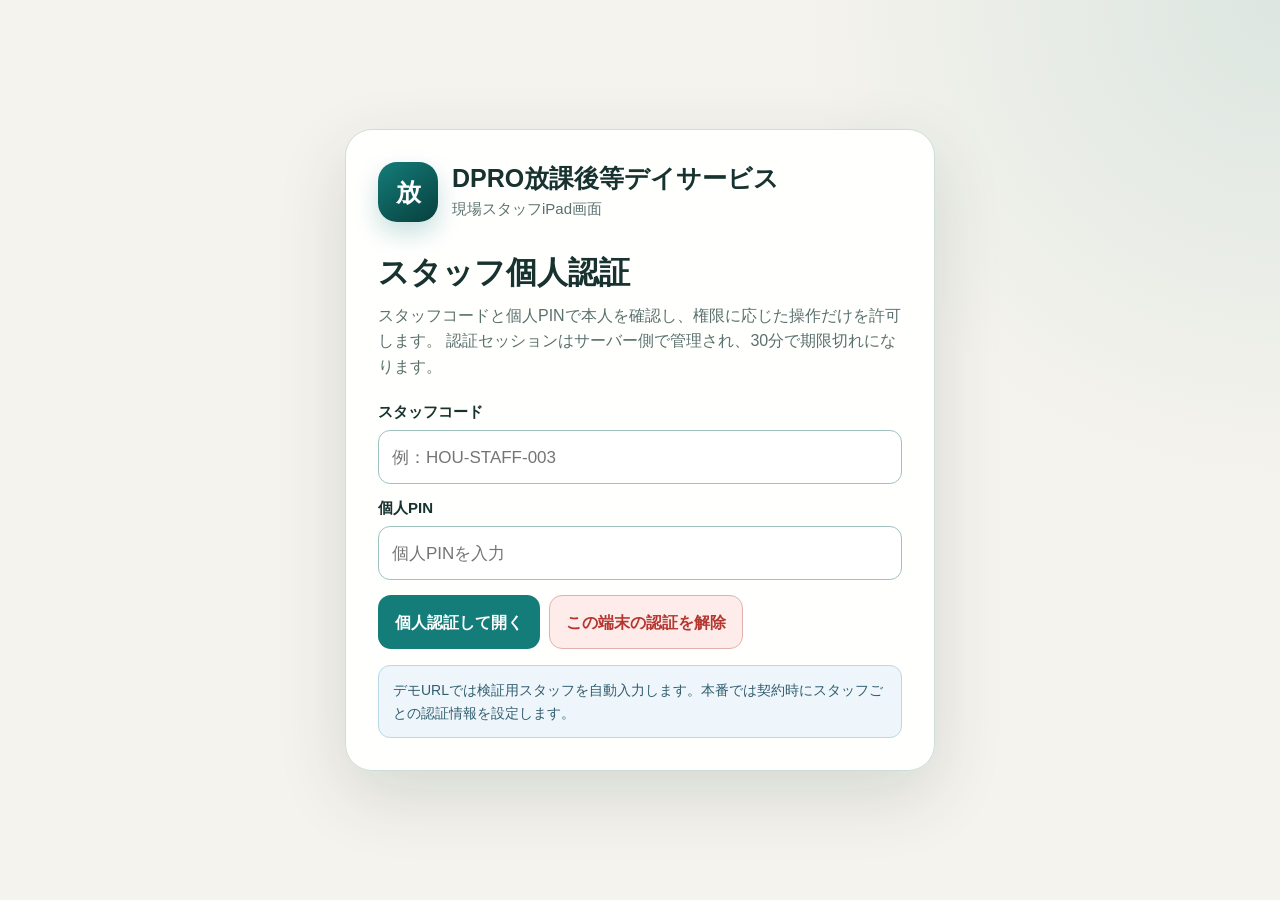
<file: owner-ipad.html>
<!doctype html>
<html lang="ja">
<head>
  <meta charset="utf-8">
  <meta name="viewport" content="width=device-width, initial-scale=1, viewport-fit=cover">
  <meta name="theme-color" content="#0d5f5b">
  <meta name="color-scheme" content="light">
  <meta name="format-detection" content="telephone=no">
  <meta name="robots" content="noindex,nofollow">
  <title>DPRO放課後等デイサービス｜スタッフiPad</title>

  <style>
    :root {
      --bg: #f5f3ed;
      --surface: #ffffff;
      --surface-soft: #edf8f7;
      --surface-blue: #eef6fb;
      --surface-warm: #fff8e8;
      --line: #cddeda;
      --line-strong: #9dc2bd;
      --text: #17322f;
      --muted: #5a706d;
      --brand: #147d79;
      --brand-dark: #0b5d59;
      --brand-deep: #073f3d;
      --brand-soft: #dff3f1;
      --blue: #247fa2;
      --blue-soft: #e4f3f9;
      --success: #247a4c;
      --success-soft: #e7f6ed;
      --warning: #9b5c06;
      --warning-soft: #fff0d1;
      --danger: #b5362f;
      --danger-soft: #fdecea;
      --purple: #67459c;
      --purple-soft: #efe8fb;
      --gray-soft: #edf1f0;
      --shadow: 0 12px 32px rgba(24,49,47,.08);
      --radius-xl: 23px;
      --radius-lg: 17px;
      --radius-md: 13px;
    }

    * { box-sizing: border-box; }

    html {
      scroll-behavior: smooth;
      -webkit-text-size-adjust: 100%;
    }

    body {
      margin: 0;
      min-height: 100vh;
      background:
        radial-gradient(circle at top right, rgba(20,125,121,.11), transparent 30rem),
        var(--bg);
      color: var(--text);
      font-family:
        -apple-system,
        BlinkMacSystemFont,
        "Segoe UI",
        "Hiragino Sans",
        "Yu Gothic UI",
        "Yu Gothic",
        Meiryo,
        sans-serif;
      font-size: 18px;
      line-height: 1.6;
    }

    button, input, select, textarea { font: inherit; }
    button, input, select, textarea, a { -webkit-tap-highlight-color: transparent; }
    [hidden] { display: none !important; }
    a { color: inherit; }

    .auth-page {
      min-height: 100vh;
      display: grid;
      place-items: center;
      padding: 24px;
    }

    .auth-card {
      width: min(590px, 100%);
      padding: 32px;
      border: 1px solid var(--line);
      border-radius: 27px;
      background: rgba(255,255,255,.97);
      box-shadow: 0 24px 70px rgba(24,49,47,.14);
    }

    .brand-row {
      display: flex;
      align-items: center;
      gap: 14px;
    }

    .brand-mark {
      display: grid;
      place-items: center;
      width: 60px;
      height: 60px;
      flex: 0 0 auto;
      border-radius: 19px;
      background: linear-gradient(145deg, var(--brand), var(--brand-deep));
      color: #fff;
      font-size: 25px;
      font-weight: 900;
      box-shadow: 0 11px 25px rgba(20,125,121,.24);
    }

    .brand-row h1 {
      margin: 0;
      font-size: 25px;
      line-height: 1.25;
    }

    .brand-row p {
      margin: 3px 0 0;
      color: var(--muted);
      font-size: 15px;
    }

    .auth-title {
      margin: 26px 0 5px;
      font-size: 31px;
    }

    .auth-copy {
      margin: 0 0 21px;
      color: var(--muted);
      font-size: 16px;
    }

    .app {
      min-height: 100vh;
      padding-bottom: calc(96px + env(safe-area-inset-bottom));
    }

    .topbar {
      position: sticky;
      top: 0;
      z-index: 50;
      display: grid;
      grid-template-columns: minmax(220px, 1fr) auto auto;
      gap: 12px;
      align-items: center;
      padding:
        max(12px, env(safe-area-inset-top))
        18px
        12px;
      border-bottom: 1px solid rgba(205,222,218,.9);
      background: rgba(245,243,237,.94);
      backdrop-filter: blur(12px);
    }

    .top-brand {
      display: flex;
      align-items: center;
      gap: 11px;
      min-width: 0;
    }

    .top-brand .brand-mark {
      width: 48px;
      height: 48px;
      border-radius: 15px;
      font-size: 20px;
      box-shadow: none;
    }

    .top-brand strong {
      display: block;
      overflow: hidden;
      font-size: 17px;
      text-overflow: ellipsis;
      white-space: nowrap;
    }

    .top-brand span {
      display: block;
      color: var(--muted);
      font-size: 13px;
    }

    .date-control {
      display: flex;
      align-items: center;
      gap: 6px;
      padding: 5px;
      border: 1px solid var(--line);
      border-radius: 14px;
      background: #fff;
    }

    .date-control input {
      min-height: 44px;
      padding: 7px 9px;
      border: 0;
      background: transparent;
      color: var(--text);
      font-size: 16px;
      font-weight: 900;
      outline: none;
    }

    .operator-select {
      min-width: 190px;
    }

    .main {
      width: min(1380px, 100%);
      margin: 0 auto;
      padding: 20px 18px 30px;
    }

    .hero {
      display: grid;
      grid-template-columns: minmax(0, 1fr) auto;
      gap: 17px;
      align-items: center;
      padding: 24px;
      border: 1px solid rgba(20,125,121,.18);
      border-radius: var(--radius-xl);
      background:
        linear-gradient(145deg, rgba(255,255,255,.98), rgba(237,248,247,.96));
      box-shadow: var(--shadow);
    }

    .eyebrow {
      margin: 0 0 4px;
      color: var(--brand);
      font-size: 13px;
      font-weight: 900;
      letter-spacing: .07em;
    }

    .hero h1 {
      margin: 0;
      font-size: clamp(31px, 4.4vw, 48px);
      line-height: 1.16;
      letter-spacing: -.025em;
    }

    .hero p {
      margin: 8px 0 0;
      color: var(--muted);
      font-size: 16px;
    }

    .metric-grid {
      display: grid;
      grid-template-columns: repeat(4, minmax(112px, 1fr));
      gap: 9px;
      min-width: 510px;
    }

    .metric {
      min-height: 94px;
      padding: 13px;
      border: 1px solid var(--line);
      border-radius: 14px;
      background: #fff;
    }

    .metric span {
      color: var(--muted);
      font-size: 12px;
      font-weight: 850;
    }

    .metric strong {
      display: block;
      margin-top: 2px;
      font-size: 29px;
      line-height: 1.1;
      font-weight: 900;
    }

    .notice {
      padding: 13px 14px;
      border-radius: 12px;
      font-size: 14px;
    }

    .notice-info {
      border: 1px solid #b7d9e6;
      background: var(--surface-blue);
      color: #315d6e;
    }

    .notice-warning {
      border: 1px solid #e4c17b;
      background: var(--warning-soft);
      color: #724506;
    }

    .notice-danger {
      border: 1px solid #e3b1ad;
      background: var(--danger-soft);
      color: #7d2925;
    }

    .notice-success {
      border: 1px solid #afd7bd;
      background: var(--success-soft);
      color: var(--success);
    }

    .panel {
      margin-top: 16px;
      padding: 20px;
      border: 1px solid var(--line);
      border-radius: var(--radius-xl);
      background: var(--surface);
      box-shadow: var(--shadow);
    }

    .panel-heading {
      display: flex;
      align-items: flex-start;
      justify-content: space-between;
      gap: 13px;
      margin-bottom: 15px;
    }

    .panel-kicker {
      margin: 0 0 3px;
      color: var(--brand);
      font-size: 12px;
      font-weight: 900;
      letter-spacing: .06em;
    }

    .panel h2 {
      margin: 0;
      font-size: 25px;
      line-height: 1.35;
    }

    .panel-description {
      margin: 5px 0 0;
      color: var(--muted);
      font-size: 14px;
    }

    .btn {
      display: inline-flex;
      align-items: center;
      justify-content: center;
      gap: 7px;
      min-height: 54px;
      padding: 11px 16px;
      border: 1px solid transparent;
      border-radius: 13px;
      cursor: pointer;
      text-decoration: none;
      font-size: 16px;
      font-weight: 900;
      transition:
        transform .13s ease,
        background .13s ease,
        box-shadow .13s ease,
        opacity .13s ease;
    }

    .btn:active { transform: translateY(1px); }

    .btn:focus-visible,
    .quick-button:focus-visible,
    .tab-button:focus-visible,
    .input:focus-visible,
    .select:focus-visible,
    .textarea:focus-visible {
      outline: 4px solid rgba(20,125,121,.22);
      outline-offset: 2px;
    }

    .btn:disabled {
      cursor: not-allowed;
      opacity: .53;
      transform: none;
    }

    .btn-primary { background: var(--brand); color: #fff; }
    .btn-primary:hover { background: var(--brand-dark); }
    .btn-secondary { border-color: var(--line); background: #fff; color: var(--text); }
    .btn-blue { background: var(--blue); color: #fff; }
    .btn-success { border-color: #acd4ba; background: var(--success-soft); color: var(--success); }
    .btn-warning { border-color: #e4c17b; background: var(--warning-soft); color: var(--warning); }
    .btn-danger { border-color: #e3b1ad; background: var(--danger-soft); color: var(--danger); }
    .btn-small { min-height: 44px; padding: 8px 12px; font-size: 14px; }

    .input, .select, .textarea {
      width: 100%;
      min-height: 54px;
      padding: 12px 13px;
      border: 1px solid var(--line-strong);
      border-radius: 12px;
      background: #fff;
      color: var(--text);
      font-size: 17px;
      outline: none;
    }

    .textarea {
      min-height: 118px;
      resize: vertical;
      line-height: 1.6;
    }

    .input:focus, .select:focus, .textarea:focus {
      border-color: var(--brand);
      box-shadow: 0 0 0 3px rgba(20,125,121,.13);
    }

    .field {
      display: grid;
      gap: 6px;
    }

    .field label, .legend {
      font-size: 15px;
      font-weight: 900;
    }

    .field-help {
      margin: 0;
      color: var(--muted);
      font-size: 13px;
    }

    .form-grid {
      display: grid;
      grid-template-columns: repeat(2, minmax(0, 1fr));
      gap: 13px;
    }

    .form-grid .full { grid-column: 1 / -1; }

    .button-row {
      display: flex;
      flex-wrap: wrap;
      gap: 9px;
      margin-top: 15px;
    }

    .status-pill, .tag {
      display: inline-flex;
      align-items: center;
      justify-content: center;
      min-height: 32px;
      padding: 5px 10px;
      border-radius: 999px;
      font-size: 13px;
      font-weight: 900;
      white-space: nowrap;
    }

    .tone-muted { background: var(--gray-soft); color: #586b68; }
    .tone-brand { background: var(--brand-soft); color: var(--brand-dark); }
    .tone-blue { background: var(--blue-soft); color: var(--blue); }
    .tone-success { background: var(--success-soft); color: var(--success); }
    .tone-warning { background: var(--warning-soft); color: var(--warning); }
    .tone-danger { background: var(--danger-soft); color: var(--danger); }
    .tone-purple { background: var(--purple-soft); color: var(--purple); }

    .view { display: none; }
    .view.is-active { display: block; }

    .children-grid {
      display: grid;
      grid-template-columns: repeat(2, minmax(0, 1fr));
      gap: 14px;
    }

    .child-card {
      overflow: hidden;
      border: 1px solid var(--line);
      border-radius: 18px;
      background: #fff;
    }

    .child-head {
      display: grid;
      grid-template-columns: 70px minmax(0, 1fr) auto;
      gap: 12px;
      align-items: center;
      padding: 15px;
      border-bottom: 1px solid var(--line);
      background: linear-gradient(145deg, #fff, rgba(237,248,247,.6));
    }

    .child-photo {
      display: grid;
      place-items: center;
      width: 70px;
      height: 70px;
      border-radius: 18px;
      overflow: hidden;
      background: var(--brand-soft);
      color: var(--brand-dark);
      font-size: 28px;
      font-weight: 900;
    }

    .child-photo img {
      width: 100%;
      height: 100%;
      object-fit: cover;
    }

    .child-name {
      margin: 0;
      font-size: 21px;
      line-height: 1.35;
    }

    .child-meta {
      margin: 3px 0 0;
      color: var(--muted);
      font-size: 13px;
    }

    .child-body { padding: 15px; }

    .detail-grid {
      display: grid;
      grid-template-columns: repeat(2, minmax(0,1fr));
      gap: 8px 16px;
    }

    .detail-item {
      padding: 7px 0;
      border-bottom: 1px solid #e8efed;
    }

    .detail-item span {
      display: block;
      color: var(--muted);
      font-size: 12px;
      font-weight: 800;
    }

    .detail-item strong {
      display: block;
      margin-top: 2px;
      font-size: 15px;
      overflow-wrap: anywhere;
    }

    .alert-box {
      margin-top: 11px;
      padding: 11px 12px;
      border: 1px solid #e4c17b;
      border-radius: 12px;
      background: var(--warning-soft);
      color: #6f4607;
      font-size: 14px;
      white-space: pre-wrap;
    }

    .quick-status-grid {
      display: grid;
      grid-template-columns: repeat(5, minmax(0, 1fr));
      gap: 7px;
      margin-top: 12px;
    }

    .quick-button {
      min-height: 60px;
      padding: 8px 6px;
      border: 1px solid var(--line);
      border-radius: 12px;
      background: #fff;
      color: var(--muted);
      cursor: pointer;
      font-size: 13px;
      font-weight: 900;
    }

    .quick-button.is-current {
      border-color: var(--brand);
      background: var(--brand-soft);
      color: var(--brand-dark);
      box-shadow: inset 0 0 0 1px var(--brand);
    }

    .quick-button.danger {
      border-color: #e3b1ad;
      background: var(--danger-soft);
      color: var(--danger);
    }

    .check-grid {
      display: grid;
      grid-template-columns: repeat(4, minmax(0,1fr));
      gap: 7px;
      margin-top: 12px;
    }

    .check-button {
      min-height: 58px;
      padding: 7px 8px;
      border: 1px solid var(--line);
      border-radius: 12px;
      background: #fff;
      color: var(--muted);
      cursor: pointer;
      font-size: 13px;
      font-weight: 900;
    }

    .check-button[data-completed="true"] {
      border-color: #afd7bd;
      background: var(--success-soft);
      color: var(--success);
    }

    .child-actions {
      display: grid;
      grid-template-columns: repeat(3, minmax(0,1fr));
      gap: 8px;
      margin-top: 12px;
    }

    .run-list {
      display: grid;
      gap: 13px;
    }

    .run-card {
      overflow: hidden;
      border: 1px solid var(--line);
      border-radius: 18px;
      background: #fff;
    }

    .run-head {
      display: flex;
      align-items: flex-start;
      justify-content: space-between;
      gap: 13px;
      padding: 16px;
      border-bottom: 1px solid var(--line);
      background: linear-gradient(145deg, #fff, rgba(228,243,249,.62));
    }

    .run-head h3 {
      margin: 0;
      font-size: 21px;
    }

    .run-head p {
      margin: 3px 0 0;
      color: var(--muted);
      font-size: 13px;
    }

    .run-body { padding: 15px; }

    .run-status-actions {
      display: grid;
      grid-template-columns: repeat(4, minmax(0,1fr));
      gap: 8px;
      margin-top: 11px;
    }

    .assignment-grid {
      display: grid;
      grid-template-columns: repeat(2, minmax(0,1fr));
      gap: 9px;
      margin-top: 13px;
    }

    .assignment-card {
      padding: 13px;
      border: 1px solid var(--line);
      border-radius: 14px;
      background: #fff;
    }

    .assignment-top {
      display: flex;
      align-items: flex-start;
      justify-content: space-between;
      gap: 8px;
    }

    .assignment-top strong { font-size: 17px; }
    .assignment-top span { color: var(--muted); font-size: 12px; }

    .assignment-actions {
      display: grid;
      grid-template-columns: repeat(3, minmax(0,1fr));
      gap: 6px;
      margin-top: 10px;
    }

    .assignment-actions .btn {
      min-height: 50px;
      padding: 7px 6px;
      font-size: 13px;
    }

    .activity-child-list {
      display: grid;
      grid-template-columns: repeat(3, minmax(0,1fr));
      gap: 11px;
    }

    .activity-child {
      padding: 14px;
      border: 1px solid var(--line);
      border-radius: 15px;
      background: #fff;
    }

    .activity-child h3 {
      margin: 0;
      font-size: 18px;
    }

    .activity-child p {
      margin: 4px 0 10px;
      color: var(--muted);
      font-size: 13px;
    }

    .empty-state {
      padding: 29px 18px;
      border: 1px dashed var(--line-strong);
      border-radius: 16px;
      background: #fbfdfc;
      text-align: center;
    }

    .empty-icon {
      display: grid;
      place-items: center;
      width: 56px;
      height: 56px;
      margin: 0 auto 9px;
      border-radius: 50%;
      background: var(--brand-soft);
      color: var(--brand-dark);
      font-size: 23px;
      font-weight: 900;
    }

    .empty-state h3 { margin: 0; font-size: 19px; }
    .empty-state p { margin: 6px 0 0; color: var(--muted); font-size: 14px; }

    .bottom-nav {
      position: fixed;
      left: 50%;
      bottom: max(12px, env(safe-area-inset-bottom));
      z-index: 60;
      display: grid;
      grid-template-columns: repeat(3, minmax(0,1fr));
      width: min(720px, calc(100% - 28px));
      padding: 7px;
      border: 1px solid rgba(205,222,218,.9);
      border-radius: 21px;
      background: rgba(255,255,255,.94);
      box-shadow: 0 14px 45px rgba(24,49,47,.18);
      backdrop-filter: blur(12px);
      transform: translateX(-50%);
    }

    .tab-button {
      min-height: 62px;
      border: 0;
      border-radius: 15px;
      background: transparent;
      color: var(--muted);
      cursor: pointer;
      font-size: 15px;
      font-weight: 900;
    }

    .tab-button[aria-current="page"] {
      background: var(--brand);
      color: #fff;
    }

    dialog {
      width: min(760px, calc(100% - 24px));
      max-height: calc(100vh - 24px);
      padding: 0;
      border: 0;
      border-radius: 23px;
      background: #fff;
      color: var(--text);
      box-shadow: 0 25px 80px rgba(0,0,0,.25);
      overflow: auto;
    }

    dialog.wide { width: min(980px, calc(100% - 24px)); }

    dialog::backdrop {
      background: rgba(5,31,29,.63);
      backdrop-filter: blur(3px);
    }

    .dialog-head {
      position: sticky;
      top: 0;
      z-index: 2;
      display: flex;
      align-items: flex-start;
      justify-content: space-between;
      gap: 13px;
      padding: 19px 20px;
      border-bottom: 1px solid var(--line);
      background: rgba(255,255,255,.97);
      backdrop-filter: blur(9px);
    }

    .dialog-head h2 { margin: 0; font-size: 25px; }
    .dialog-head p { margin: 4px 0 0; color: var(--muted); font-size: 14px; }
    .dialog-body { padding: 19px 20px 23px; }

    .icon-button {
      display: grid;
      place-items: center;
      width: 46px;
      height: 46px;
      flex: 0 0 auto;
      border: 1px solid var(--line);
      border-radius: 13px;
      background: #fff;
      color: var(--text);
      cursor: pointer;
      font-size: 20px;
      font-weight: 900;
    }

    .domain-grid {
      display: grid;
      grid-template-columns: repeat(2, minmax(0,1fr));
      gap: 8px;
    }

    .domain-check {
      display: flex;
      gap: 8px;
      align-items: flex-start;
      padding: 11px;
      border: 1px solid var(--line);
      border-radius: 12px;
      background: #fff;
      font-size: 14px;
      font-weight: 850;
    }

    .domain-check input {
      width: 22px;
      height: 22px;
      margin: 1px 0 0;
      accent-color: var(--brand);
    }

    .photo-preview {
      display: grid;
      place-items: center;
      min-height: 330px;
      overflow: hidden;
      border: 2px dashed var(--line-strong);
      border-radius: 17px;
      background: var(--gray-soft);
      color: var(--muted);
      text-align: center;
    }

    .photo-preview img {
      width: 100%;
      max-height: 520px;
      object-fit: contain;
    }

    .loading-overlay {
      position: fixed;
      inset: 0;
      z-index: 300;
      display: grid;
      place-items: center;
      padding: 25px;
      background: rgba(245,243,237,.83);
      backdrop-filter: blur(4px);
    }

    .loading-box {
      width: min(370px,100%);
      padding: 27px;
      border: 1px solid var(--line);
      border-radius: 23px;
      background: #fff;
      text-align: center;
      box-shadow: var(--shadow);
    }

    .spinner {
      width: 47px;
      height: 47px;
      margin: 0 auto 13px;
      border: 4px solid var(--brand-soft);
      border-top-color: var(--brand);
      border-radius: 50%;
      animation: spin .8s linear infinite;
    }

    .toast-area {
      position: fixed;
      right: 17px;
      bottom: calc(101px + env(safe-area-inset-bottom));
      z-index: 400;
      display: grid;
      gap: 8px;
      width: min(440px, calc(100% - 34px));
      pointer-events: none;
    }

    .toast {
      padding: 15px 16px;
      border-radius: 14px;
      background: #173f3d;
      color: #fff;
      box-shadow: 0 12px 30px rgba(0,0,0,.19);
      font-size: 15px;
      font-weight: 850;
      animation: toast-in .18s ease-out;
    }

    .toast.error { background: #8f2b27; }

    @keyframes spin { to { transform: rotate(360deg); } }
    @keyframes toast-in {
      from { opacity: 0; transform: translateY(8px); }
      to { opacity: 1; transform: translateY(0); }
    }

    @media (max-width: 1100px) {
      .topbar { grid-template-columns: minmax(190px,1fr) auto; }
      .operator-select { grid-column: 1 / -1; }
      .hero { grid-template-columns: 1fr; }
      .metric-grid { min-width: 0; }
      .children-grid { grid-template-columns: 1fr; }
      .activity-child-list { grid-template-columns: repeat(2,minmax(0,1fr)); }
    }

    @media (max-width: 720px) {
      body { font-size: 16px; }
      .topbar { grid-template-columns: 1fr; padding-left: 13px; padding-right: 13px; }
      .date-control { width: 100%; }
      .date-control input { width: 100%; }
      .operator-select { min-width: 0; }
      .main { padding-left: 12px; padding-right: 12px; }
      .hero { padding: 19px 16px; }
      .metric-grid { grid-template-columns: repeat(2,minmax(0,1fr)); }
      .panel { padding: 17px 13px; }
      .quick-status-grid { grid-template-columns: repeat(3,minmax(0,1fr)); }
      .check-grid { grid-template-columns: repeat(2,minmax(0,1fr)); }
      .child-actions { grid-template-columns: 1fr; }
      .assignment-grid { grid-template-columns: 1fr; }
      .run-status-actions { grid-template-columns: repeat(2,minmax(0,1fr)); }
      .activity-child-list { grid-template-columns: 1fr; }
      .form-grid, .domain-grid { grid-template-columns: 1fr; }
      .panel-heading, .run-head { display: grid; }
      .button-row .btn { flex: 1 1 100%; }
    }
  </style>

  <script src="./config.js?v=HOUKAGO-4-R2-PRODUCT-READY-20260824"></script>
</head>

<body>
  <section class="auth-page" id="authPage">
    <div class="auth-card">
      <div class="brand-row">
        <div class="brand-mark">放</div>
        <div>
          <h1>DPRO放課後等デイサービス</h1>
          <p>現場スタッフiPad画面</p>
        </div>
      </div>

      <h2 class="auth-title">スタッフ個人認証</h2>
      <p class="auth-copy">
        スタッフコードと個人PINで本人を確認し、権限に応じた操作だけを許可します。
        認証セッションはサーバー側で管理され、30分で期限切れになります。
      </p>

      <form id="authForm" novalidate>
        <div class="field">
          <label for="authStaffCode">スタッフコード</label>
          <input class="input" id="authStaffCode" type="text" autocomplete="username" maxlength="50" placeholder="例：HOU-STAFF-003">
        </div>

        <div class="field" style="margin-top:12px;">
          <label for="authPin">個人PIN</label>
          <input class="input" id="authPin" type="password" inputmode="numeric" autocomplete="current-password" maxlength="20" placeholder="個人PINを入力">
        </div>

        <div class="button-row">
          <button class="btn btn-primary" id="authButton" type="submit">個人認証して開く</button>
          <button class="btn btn-danger" id="clearAuthButton" type="button">この端末の認証を解除</button>
        </div>
      </form>

      <div class="notice notice-info" style="margin-top:16px;">
        デモURLでは検証用スタッフを自動入力します。本番では契約時にスタッフごとの認証情報を設定します。
      </div>
      <div class="notice notice-danger" id="authError" style="margin-top:10px;" hidden></div>
    </div>
  </section>

  <div class="app" id="ipadApp" hidden>
    <header class="topbar">
      <div class="top-brand">
        <div class="brand-mark">放</div>
        <div>
          <strong id="facilityName">DPRO放課後等デイサービス</strong>
          <span>現場スタッフiPad</span>
        </div>
      </div>

      <div class="date-control">
        <button class="btn btn-secondary btn-small" id="previousDateButton" type="button">前日</button>
        <input id="dateInput" type="date">
        <button class="btn btn-secondary btn-small" id="todayButton" type="button">今日</button>
        <button class="btn btn-secondary btn-small" id="nextDateButton" type="button">翌日</button>
      </div>

      <select class="select operator-select" id="staffSelect" aria-label="認証済みスタッフ" disabled></select>
    </header>

    <main class="main">
      <section class="hero">
        <div>
          <p class="eyebrow">FIELD OPERATION</p>
          <h1 id="heroTitle">今日の現場確認</h1>
          <p>到着、体調、持ち物、活動、送迎、帰宅引渡しを大きなボタンで更新します。</p>
        </div>

        <div class="metric-grid">
          <div class="metric"><span>利用児童</span><strong id="metricChildren">0</strong></div>
          <div class="metric"><span>利用中</span><strong id="metricInService">0</strong></div>
          <div class="metric"><span>未完了確認</span><strong id="metricChecks">0</strong></div>
          <div class="metric"><span>送迎便</span><strong id="metricRuns">0</strong></div>
        </div>
      </section>

      <div class="notice notice-danger" id="dataError" style="margin-top:15px;" hidden></div>

      <section class="view is-active" id="view-children" data-view-content="children">
        <section class="panel">
          <div class="panel-heading">
            <div>
              <p class="panel-kicker">DAY CHILDREN</p>
              <h2 id="childrenHeading">利用児童</h2>
              <p class="panel-description">児童の状態と日常確認をタップして更新します。</p>
            </div>
            <button class="btn btn-primary" id="refreshButton" type="button">最新情報へ更新</button>
          </div>

          <div class="children-grid" id="childrenGrid"></div>
        </section>
      </section>

      <section class="view" id="view-transport" data-view-content="transport">
        <section class="panel">
          <div class="panel-heading">
            <div>
              <p class="panel-kicker">TRANSPORT</p>
              <h2>送迎・乗車・引渡し</h2>
              <p class="panel-description">未乗車確認後に便を出発し、帰宅時は引渡し相手を記録します。</p>
            </div>
            <button class="btn btn-primary" id="transportRefreshButton" type="button">最新情報へ更新</button>
          </div>

          <div class="notice notice-warning" style="margin-bottom:14px;">
            未乗車児童が残っている状態では出発できません。安全確認後に便の状況を更新してください。
          </div>

          <div class="run-list" id="runList"></div>
        </section>
      </section>

      <section class="view" id="view-activity" data-view-content="activity">
        <section class="panel">
          <div class="panel-heading">
            <div>
              <p class="panel-kicker">ACTIVITY REPORT</p>
              <h2>活動記録・写真</h2>
              <p class="panel-description">児童を選び、5領域付き活動記録またはprivate児童写真を保存します。</p>
            </div>
            <button class="btn btn-primary" id="activityRefreshButton" type="button">最新情報へ更新</button>
          </div>

          <div class="notice notice-info" style="margin-bottom:14px;">
            写真は公開フォルダへ置かず、privateバケットへ保存します。保護者へ表示されるのは「共有済み」にした活動報告文だけです。
          </div>

          <div class="activity-child-list" id="activityChildList"></div>
        </section>
      </section>
    </main>

    <nav class="bottom-nav" aria-label="iPad画面メニュー">
      <button class="tab-button" type="button" data-tab="children" aria-current="page">児童確認</button>
      <button class="tab-button" type="button" data-tab="transport" aria-current="false">送迎</button>
      <button class="tab-button" type="button" data-tab="activity" aria-current="false">活動・写真</button>
    </nav>
  </div>

  <dialog id="activityDialog" class="wide">
    <div class="dialog-head">
      <div>
        <h2>活動記録を作成</h2>
        <p id="activityDialogSubtitle">5領域と保護者共有文を記録します。</p>
      </div>
      <button class="icon-button" type="button" data-close-dialog="activityDialog">×</button>
    </div>

    <div class="dialog-body">
      <form id="activityForm" novalidate>
        <div class="form-grid">
          <div class="field full">
            <label for="activitySchedule">児童・利用予定</label>
            <select class="select" id="activitySchedule" required></select>
          </div>

          <div class="field">
            <label for="activityProgram">活動プログラム</label>
            <select class="select" id="activityProgram"></select>
          </div>

          <div class="field">
            <label for="activityDate">活動日</label>
            <input class="input" id="activityDate" type="date">
          </div>

          <div class="field full">
            <label for="activityTitle">活動名</label>
            <input class="input" id="activityTitle" type="text" maxlength="300" required>
          </div>

          <div class="field full">
            <span class="legend">関連する5領域</span>
            <div class="domain-grid" id="domainGrid"></div>
          </div>

          <div class="field">
            <label for="participationStatus">参加状況</label>
            <select class="select" id="participationStatus"></select>
          </div>

          <div class="field">
            <label for="guardianReportStatus">保護者共有状況</label>
            <select class="select" id="guardianReportStatus">
              <option value="draft">下書き</option>
              <option value="ready">共有準備済み</option>
              <option value="shared">保護者共有済み</option>
              <option value="withheld">保護者非公開</option>
            </select>
          </div>

          <div class="field full">
            <label for="childResponse">児童の様子・反応</label>
            <textarea class="textarea" id="childResponse" maxlength="4000"></textarea>
          </div>

          <div class="field full">
            <label for="staffSupport">職員の支援</label>
            <textarea class="textarea" id="staffSupport" maxlength="4000"></textarea>
          </div>

          <div class="field full">
            <label for="achievementNote">できたこと・変化</label>
            <textarea class="textarea" id="achievementNote" maxlength="4000"></textarea>
          </div>

          <div class="field full">
            <label for="nextSupportNote">次回の支援</label>
            <textarea class="textarea" id="nextSupportNote" maxlength="4000"></textarea>
          </div>

          <div class="field full">
            <label for="guardianReport">保護者共有文</label>
            <textarea class="textarea" id="guardianReport" maxlength="4000"></textarea>
            <p class="field-help">「保護者共有済み」にする場合は、保護者へそのまま表示できる文章を入力します。</p>
          </div>
        </div>

        <div class="button-row">
          <button class="btn btn-primary" type="submit">活動記録を保存</button>
        </div>
      </form>
    </div>
  </dialog>

  <dialog id="photoDialog">
    <div class="dialog-head">
      <div>
        <h2>児童写真を撮影・更新</h2>
        <p id="photoDialogSubtitle">privateバケットへ保存します。</p>
      </div>
      <button class="icon-button" type="button" data-close-dialog="photoDialog">×</button>
    </div>

    <div class="dialog-body">
      <input id="photoChildId" type="hidden">

      <div class="photo-preview" id="photoPreview">
        <div>
          <strong>写真を選択してください</strong>
          <div style="margin-top:5px;font-size:14px;">iPadではカメラが起動します。</div>
        </div>
      </div>

      <input
        id="photoInput"
        type="file"
        accept="image/jpeg,image/png,image/webp"
        capture="environment"
        hidden
      >

      <div class="button-row">
        <button class="btn btn-secondary" id="choosePhotoButton" type="button">カメラ・写真を選ぶ</button>
        <button class="btn btn-primary" id="uploadPhotoButton" type="button" disabled>privateへ保存</button>
      </div>

      <div class="notice notice-warning" style="margin-top:13px;">
        撮影前に施設の写真利用同意・内部ルールを確認してください。画像はJPEGへ圧縮し、公開URLには保存しません。
      </div>
    </div>
  </dialog>

  <dialog id="handoverDialog">
    <div class="dialog-head">
      <div>
        <h2>引渡し確認</h2>
        <p id="handoverDialogSubtitle">引渡し相手のお名前を記録します。</p>
      </div>
      <button class="icon-button" type="button" data-close-dialog="handoverDialog">×</button>
    </div>

    <div class="dialog-body">
      <form id="handoverForm" novalidate>
        <input id="handoverAssignmentId" type="hidden">

        <div class="field">
          <label for="handoverName">引渡し相手</label>
          <input class="input" id="handoverName" type="text" maxlength="200" placeholder="例：母 佐藤美咲" required>
        </div>

        <div class="field" style="margin-top:13px;">
          <label for="handoverNote">引渡しメモ</label>
          <textarea class="textarea" id="handoverNote" maxlength="1000"></textarea>
        </div>

        <div class="button-row">
          <button class="btn btn-primary" type="submit">引渡し済みで保存</button>
        </div>
      </form>
    </div>
  </dialog>

  <div class="loading-overlay" id="loadingOverlay" hidden>
    <div class="loading-box">
      <div class="spinner"></div>
      <strong id="loadingTitle">確認しています</strong>
      <span id="loadingMessage" style="display:block;margin-top:4px;color:var(--muted);font-size:14px;">しばらくお待ちください。</span>
    </div>
  </div>

  <div class="toast-area" id="toastArea" aria-live="polite"></div>

  <script>
    (function startStaffIpad() {
      "use strict";

      const PAGE_VERSION =
        "HOUKAGO-9-R2-INDIVIDUAL-STAFF-AUTH-20260824";

      const CONFIG =
        window.DPRO_HOUKAGO_CONFIG ||
        window.DPRO_HOUKAGO ||
        null;

      const state = {
        authenticated: false,
        sessionStaff: null,
        sessionCapabilities: [],
        currentTab: "children",
        selectedDate: null,
        facility: null,
        masters: {
          staff: [],
          vehicles: [],
          schools: [],
          children: [],
        },
        day: null,
        transport: null,
        programs: [],
        selectedPhotoDataUrl: null,
      };

      const $ = (selector) =>
        document.querySelector(selector);

      const $$ = (selector) =>
        Array.from(document.querySelectorAll(selector));

      const els = {
        authPage: $("#authPage"),
        authForm: $("#authForm"),
        authStaffCode: $("#authStaffCode"),
        authPin: $("#authPin"),
        authButton: $("#authButton"),
        clearAuthButton: $("#clearAuthButton"),
        authError: $("#authError"),

        ipadApp: $("#ipadApp"),
        facilityName: $("#facilityName"),
        dateInput: $("#dateInput"),
        previousDateButton: $("#previousDateButton"),
        todayButton: $("#todayButton"),
        nextDateButton: $("#nextDateButton"),
        staffSelect: $("#staffSelect"),

        heroTitle: $("#heroTitle"),
        metricChildren: $("#metricChildren"),
        metricInService: $("#metricInService"),
        metricChecks: $("#metricChecks"),
        metricRuns: $("#metricRuns"),
        dataError: $("#dataError"),

        childrenHeading: $("#childrenHeading"),
        refreshButton: $("#refreshButton"),
        transportRefreshButton: $("#transportRefreshButton"),
        activityRefreshButton: $("#activityRefreshButton"),
        childrenGrid: $("#childrenGrid"),
        runList: $("#runList"),
        activityChildList: $("#activityChildList"),

        activityDialog: $("#activityDialog"),
        activityDialogSubtitle: $("#activityDialogSubtitle"),
        activityForm: $("#activityForm"),
        activitySchedule: $("#activitySchedule"),
        activityProgram: $("#activityProgram"),
        activityDate: $("#activityDate"),
        activityTitle: $("#activityTitle"),
        domainGrid: $("#domainGrid"),
        participationStatus: $("#participationStatus"),
        guardianReportStatus: $("#guardianReportStatus"),
        childResponse: $("#childResponse"),
        staffSupport: $("#staffSupport"),
        achievementNote: $("#achievementNote"),
        nextSupportNote: $("#nextSupportNote"),
        guardianReport: $("#guardianReport"),

        photoDialog: $("#photoDialog"),
        photoDialogSubtitle: $("#photoDialogSubtitle"),
        photoChildId: $("#photoChildId"),
        photoPreview: $("#photoPreview"),
        photoInput: $("#photoInput"),
        choosePhotoButton: $("#choosePhotoButton"),
        uploadPhotoButton: $("#uploadPhotoButton"),

        handoverDialog: $("#handoverDialog"),
        handoverDialogSubtitle: $("#handoverDialogSubtitle"),
        handoverForm: $("#handoverForm"),
        handoverAssignmentId: $("#handoverAssignmentId"),
        handoverName: $("#handoverName"),
        handoverNote: $("#handoverNote"),

        loadingOverlay: $("#loadingOverlay"),
        loadingTitle: $("#loadingTitle"),
        loadingMessage: $("#loadingMessage"),
        toastArea: $("#toastArea"),
      };

      function configRequired() {
        if (!CONFIG) {
          throw new Error(
            "config.jsを読み込めませんでした。"
          );
        }
        return CONFIG;
      }

      function escapeHtml(value) {
        return CONFIG?.utils?.escapeHtml
          ? CONFIG.utils.escapeHtml(value)
          : String(value ?? "")
              .replace(/&/g, "&amp;")
              .replace(/</g, "&lt;")
              .replace(/>/g, "&gt;")
              .replace(/"/g, "&quot;")
              .replace(/'/g, "&#039;");
      }

      function showToast(message, type = "success") {
        const toast = document.createElement("div");
        toast.className =
          `toast${type === "error" ? " error" : ""}`;
        toast.textContent = message;
        els.toastArea.appendChild(toast);

        window.setTimeout(() => {
          toast.remove();
        }, 4000);
      }

      function showLoading(title, message) {
        els.loadingTitle.textContent = title;
        els.loadingMessage.textContent = message;
        els.loadingOverlay.hidden = false;
      }

      function hideLoading() {
        els.loadingOverlay.hidden = true;
      }

      function errorMessage(error) {
        return (
          error?.message ||
          "処理に失敗しました。"
        );
      }

      function showDataError(error) {
        els.dataError.hidden = false;
        els.dataError.textContent =
          `データを読み込めませんでした：${errorMessage(error)}`;
      }

      function clearDataError() {
        els.dataError.hidden = true;
        els.dataError.textContent = "";
      }

      function getAdminCode() {
        return CONFIG.storage.get(
          CONFIG.STORAGE_KEYS.adminCode,
          ""
        );
      }

      function selectedStaff() {
        if (state.sessionStaff) {
          return state.sessionStaff;
        }

        return (
          state.masters.staff.find(
            (staff) =>
              staff.id === els.staffSelect.value
          ) || null
        );
      }

      function operatorName() {
        return (
          selectedStaff()?.full_name ||
          CONFIG.storage.get(
            CONFIG.STORAGE_KEYS.operatorName,
            ""
          ) ||
          "スタッフ"
        );
      }

      function staffId() {
        return selectedStaff()?.id || null;
      }

      function addDays(dateText, days) {
        const parts = String(dateText)
          .split("-")
          .map(Number);
        const date = new Date(
          Date.UTC(
            parts[0],
            parts[1] - 1,
            parts[2]
          )
        );
        date.setUTCDate(
          date.getUTCDate() + Number(days || 0)
        );
        return date.toISOString().slice(0, 10);
      }

      function labelOf(definitions, code, fallback = "") {
        return CONFIG.utils.getLabel(
          definitions,
          code,
          fallback || code || ""
        );
      }

      function shortLabelOf(
        definitions,
        code,
        fallback = ""
      ) {
        return CONFIG.utils.getShortLabel(
          definitions,
          code,
          fallback || code || ""
        );
      }

      function toneClass(tone) {
        const allowed = new Set([
          "muted",
          "brand",
          "blue",
          "success",
          "warning",
          "danger",
          "purple",
        ]);

        return `tone-${
          allowed.has(tone)
            ? tone
            : "muted"
        }`;
      }

      function formatTime(value) {
        return CONFIG.utils.formatTime(value) || "―";
      }

      function formatDate(value) {
        return CONFIG.utils.formatDate(
          value,
          { weekday: "short" }
        );
      }

      function emptyState(icon, title, message) {
        return `
          <div class="empty-state">
            <div class="empty-icon">${escapeHtml(icon)}</div>
            <h3>${escapeHtml(title)}</h3>
            <p>${escapeHtml(message)}</p>
          </div>
        `;
      }

      function dayRows() {
        return state.day?.children || [];
      }

      async function authenticate(staffCode, pin) {
        const code = String(staffCode || "").trim();
        const credential = String(pin || "").trim();

        if (!code || !credential) {
          throw new Error(
            "スタッフコードと個人PINを入力してください。"
          );
        }

        const data =
          await CONFIG.API.staffSessionCreate({
            staff_code: code,
            pin: credential,
            device_type: "owner_ipad",
          });

        if (
          data?.ok !== true ||
          !data?.session ||
          !data?.staff
        ) {
          throw new Error(
            "スタッフ個人認証を確認できませんでした。"
          );
        }

        state.authenticated = true;
        state.sessionStaff = data.staff;
        state.sessionCapabilities =
          data.capabilities || [];
        state.facility = data.facility || null;

        els.authPin.value = "";
        els.authPage.hidden = true;
        els.ipadApp.hidden = false;
        updateFacilityName();
      }

      function updateFacilityName() {
        els.facilityName.textContent =
          state.facility?.facility_name ||
          CONFIG.APP.facilityName;
      }

      async function restoreStaffSession() {
        if (!CONFIG.API.currentStaffSession()) {
          return false;
        }

        try {
          const data =
            await CONFIG.API.staffSessionCheck();

          if (
            data?.ok !== true ||
            !data?.staff
          ) {
            return false;
          }

          state.authenticated = true;
          state.sessionStaff = data.staff;
          state.sessionCapabilities =
            data.capabilities || [];
          state.facility = data.facility || null;

          els.authStaffCode.value =
            data.staff.staff_code || "";
          els.authPage.hidden = true;
          els.ipadApp.hidden = false;
          updateFacilityName();
          return true;
        } catch {
          CONFIG.API.clearStaffSession();
          return false;
        }
      }

      async function initializeAuthentication() {
        const restored =
          await restoreStaffSession();

        if (restored) {
          return true;
        }

        const savedStaffCode =
          CONFIG.storage.get(
            CONFIG.STORAGE_KEYS.staffCode,
            ""
          );

        els.authStaffCode.value =
          savedStaffCode ||
          (CONFIG.utils.isDemoMode()
            ? "HOU-STAFF-003"
            : "");

        if (CONFIG.utils.isDemoMode()) {
          els.authPin.value = "1103";
        }

        els.authPage.hidden = false;
        els.ipadApp.hidden = true;
        return false;
      }

      async function loadMasters() {
        const data =
          await CONFIG.API.adminMasterData();

        state.facility =
          data?.facility || state.facility;

        state.masters = {
          staff: data?.staff || [],
          vehicles: data?.vehicles || [],
          schools: data?.schools || [],
          children: data?.children || [],
        };

        updateFacilityName();
        populateStaffOptions();
      }

      function populateStaffOptions() {
        const staff = state.sessionStaff;

        if (!staff) {
          els.staffSelect.innerHTML =
            '<option value="">個人認証が必要です</option>';
          return;
        }

        els.staffSelect.innerHTML = `
          <option value="${escapeHtml(staff.id)}">
            ${escapeHtml(staff.full_name)}
            （${escapeHtml(
              labelOf(
                CONFIG.STAFF_ROLES,
                staff.role,
                staff.role
              )
            )}）
          </option>
        `;
        els.staffSelect.value = staff.id;

        CONFIG.storage.set(
          CONFIG.STORAGE_KEYS.operatorName,
          staff.full_name
        );
      }

      function saveStaffSelection() {
        populateStaffOptions();
      }

      async function loadDayData() {
        const [day, transport] =
          await Promise.all([
            CONFIG.API.adminDay(
              state.selectedDate
            ),
            CONFIG.API.adminTransportRuns(
              state.selectedDate
            ),
          ]);

        state.day = day;
        state.transport = transport;

        renderAll();
      }

      async function loadPrograms() {
        const data =
          await CONFIG.API.adminActivityPrograms();

        state.programs =
          data?.activity_programs || [];

        populateActivityDefinitions();
      }

      async function loadInitialData() {
        clearDataError();

        showLoading(
          "現場データを読み込んでいます",
          "児童・日常確認・送迎・活動を確認しています。"
        );

        try {
          await loadMasters();
          await Promise.all([
            loadDayData(),
            loadPrograms(),
          ]);
        } catch (error) {
          showDataError(error);
          throw error;
        } finally {
          hideLoading();
        }
      }

      async function refreshData() {
        clearDataError();

        showLoading(
          "最新情報へ更新しています",
          "Supabaseの内容を再取得しています。"
        );

        try {
          await loadDayData();
          showToast(
            "最新情報へ更新しました。"
          );
        } catch (error) {
          showDataError(error);
          throw error;
        } finally {
          hideLoading();
        }
      }

      function renderAll() {
        renderMetrics();
        renderChildren();
        renderTransport();
        renderActivityChildren();

        els.heroTitle.textContent =
          `${formatDate(state.selectedDate)}の現場確認`;
        els.childrenHeading.textContent =
          `${formatDate(state.selectedDate)}の利用児童`;
      }

      function renderMetrics() {
        const rows = dayRows();

        const inService = rows.filter(
          (row) =>
            [
              "arrived",
              "in_service",
              "ready_to_go_home",
            ].includes(row.schedule?.status)
        ).length;

        const checkTypes = [
          "arrival",
          "handwashing",
          "belongings",
          "condition",
          "snack",
          "activity",
          "go_home_preparation",
          "boarding_dropoff",
        ];

        const incomplete = rows.reduce(
          (total, row) => {
            const completed = new Set(
              (row.daily_checks || [])
                .filter(
                  (check) =>
                    check.check_status ===
                    "completed"
                )
                .map(
                  (check) =>
                    check.check_type
                )
            );

            return (
              total +
              checkTypes.filter(
                (type) =>
                  !completed.has(type)
              ).length
            );
          },
          0
        );

        els.metricChildren.textContent =
          String(rows.length);
        els.metricInService.textContent =
          String(inService);
        els.metricChecks.textContent =
          String(incomplete);
        els.metricRuns.textContent =
          String(
            state.transport?.transport_runs
              ?.length || 0
          );
      }

      function renderChildren() {
        const rows = dayRows();

        if (!rows.length) {
          els.childrenGrid.innerHTML =
            emptyState(
              "児",
              "利用予定の児童はいません",
              "施設管理者PC画面から利用予定を登録してください。"
            );
          return;
        }

        const checkTypes = [
          "arrival",
          "handwashing",
          "belongings",
          "condition",
          "snack",
          "activity",
          "go_home_preparation",
          "boarding_dropoff",
        ];

        els.childrenGrid.innerHTML =
          rows
            .map((row) => {
              const child = row.child || {};
              const schedule = row.schedule || {};
              const status =
                CONFIG.SCHEDULE_STATUSES?.[
                  schedule.status
                ] || {
                  label:
                    schedule.status ||
                    "状況未設定",
                  tone: "muted",
                };

              const checks = new Map(
                (row.daily_checks || []).map(
                  (check) => [
                    check.check_type,
                    check,
                  ]
                )
              );

              const warningText = [
                child.safety_note,
                child.allergy_note,
                child.communication_note,
                schedule.guardian_condition_note,
                schedule.guardian_item_note,
              ]
                .filter(Boolean)
                .join("／");

              return `
                <article class="child-card">
                  <header class="child-head">
                    <div
                      class="child-photo"
                      id="photo-${escapeHtml(child.id)}"
                    >
                      ${escapeHtml(
                        (child.full_name || "児")
                          .slice(0, 1)
                      )}
                    </div>

                    <div>
                      <h3 class="child-name">
                        ${escapeHtml(
                          child.full_name ||
                          "児童情報未取得"
                        )}
                      </h3>
                      <p class="child-meta">
                        ${escapeHtml(
                          child.child_number || ""
                        )}
                        ${
                          row.school?.school_name
                            ? `／${escapeHtml(
                                row.school.school_name
                              )}`
                            : ""
                        }
                        ${
                          child.grade
                            ? `／${escapeHtml(
                                child.grade
                              )}`
                            : ""
                        }
                      </p>
                    </div>

                    <span class="status-pill ${toneClass(
                      status.tone
                    )}">
                      ${escapeHtml(status.label)}
                    </span>
                  </header>

                  <div class="child-body">
                    <div class="detail-grid">
                      <div class="detail-item">
                        <span>利用時間</span>
                        <strong>
                          ${escapeHtml(
                            formatTime(
                              schedule
                                .planned_arrival_time
                            )
                          )}
                          ～
                          ${escapeHtml(
                            formatTime(
                              schedule
                                .planned_departure_time
                            )
                          )}
                        </strong>
                      </div>

                      <div class="detail-item">
                        <span>お迎え・帰宅</span>
                        <strong>
                          ${escapeHtml(
                            shortLabelOf(
                              CONFIG.PICKUP_MODES,
                              schedule.pickup_mode
                            )
                          )}
                          ／
                          ${escapeHtml(
                            shortLabelOf(
                              CONFIG.DROPOFF_MODES,
                              schedule.dropoff_mode
                            )
                          )}
                        </strong>
                      </div>

                      <div class="detail-item">
                        <span>保護者連絡</span>
                        <strong>
                          ${Number(
                            row.guardian_requests
                              ?.length || 0
                          )}件
                        </strong>
                      </div>

                      <div class="detail-item">
                        <span>送迎割当</span>
                        <strong>
                          ${Number(
                            row.transport?.length ||
                            0
                          )}件
                        </strong>
                      </div>
                    </div>

                    ${
                      warningText
                        ? `
                          <div class="alert-box">
                            ${escapeHtml(
                              warningText
                            )}
                          </div>
                        `
                        : ""
                    }

                    <div class="quick-status-grid">
                      ${quickStatusButton(
                        schedule,
                        "arrived",
                        "到着"
                      )}
                      ${quickStatusButton(
                        schedule,
                        "in_service",
                        "利用中"
                      )}
                      ${quickStatusButton(
                        schedule,
                        "ready_to_go_home",
                        "帰宅準備"
                      )}
                      ${quickStatusButton(
                        schedule,
                        "completed",
                        "利用完了"
                      )}
                      ${quickStatusButton(
                        schedule,
                        "absent",
                        "欠席",
                        true
                      )}
                    </div>

                    <div class="check-grid">
                      ${checkTypes
                        .map((type) => {
                          const check =
                            checks.get(type);
                          const completed =
                            check?.check_status ===
                            "completed";

                          return `
                            <button
                              class="check-button"
                              type="button"
                              data-daily-check
                              data-schedule-id="${escapeHtml(
                                schedule.id
                              )}"
                              data-check-type="${escapeHtml(
                                type
                              )}"
                              data-completed="${String(
                                completed
                              )}"
                            >
                              ${
                                completed
                                  ? "✓ "
                                  : ""
                              }
                              ${escapeHtml(
                                shortLabelOf(
                                  CONFIG.DAILY_CHECKS,
                                  type,
                                  type
                                )
                              )}
                            </button>
                          `;
                        })
                        .join("")}
                    </div>

                    <div class="child-actions">
                      <button
                        class="btn btn-blue"
                        type="button"
                        data-open-activity="${escapeHtml(
                          schedule.id
                        )}"
                      >
                        活動記録
                      </button>

                      <button
                        class="btn btn-secondary"
                        type="button"
                        data-open-photo="${escapeHtml(
                          child.id
                        )}"
                        data-child-name="${escapeHtml(
                          child.full_name || "児童"
                        )}"
                      >
                        写真撮影
                      </button>

                      <button
                        class="btn btn-secondary"
                        type="button"
                        data-load-photo="${escapeHtml(
                          child.id
                        )}"
                      >
                        写真表示
                      </button>
                    </div>
                  </div>
                </article>
              `;
            })
            .join("");

        bindChildEvents();
      }

      function quickStatusButton(
        schedule,
        status,
        label,
        danger = false
      ) {
        return `
          <button
            class="quick-button ${
              schedule.status === status
                ? "is-current"
                : ""
            } ${danger ? "danger" : ""}"
            type="button"
            data-schedule-status="${escapeHtml(
              schedule.id
            )}"
            data-next-status="${escapeHtml(
              status
            )}"
          >
            ${escapeHtml(label)}
          </button>
        `;
      }

      function bindChildEvents() {
        $$("[data-schedule-status]").forEach(
          (button) => {
            button.addEventListener(
              "click",
              async () => {
                try {
                  await updateScheduleStatus(
                    button.dataset
                      .scheduleStatus,
                    button.dataset.nextStatus
                  );
                } catch (error) {
                  showToast(
                    errorMessage(error),
                    "error"
                  );
                }
              }
            );
          }
        );

        $$("[data-daily-check]").forEach(
          (button) => {
            button.addEventListener(
              "click",
              async () => {
                try {
                  await updateDailyCheck(
                    button.dataset.scheduleId,
                    button.dataset.checkType,
                    button.dataset
                      .completed === "true"
                  );
                } catch (error) {
                  showToast(
                    errorMessage(error),
                    "error"
                  );
                }
              }
            );
          }
        );

        $$("[data-open-activity]").forEach(
          (button) => {
            button.addEventListener(
              "click",
              () => {
                openActivityDialog(
                  button.dataset.openActivity
                );
              }
            );
          }
        );

        $$("[data-open-photo]").forEach(
          (button) => {
            button.addEventListener(
              "click",
              () => {
                openPhotoDialog(
                  button.dataset.openPhoto,
                  button.dataset.childName
                );
              }
            );
          }
        );

        $$("[data-load-photo]").forEach(
          (button) => {
            button.addEventListener(
              "click",
              async () => {
                try {
                  await loadChildPhoto(
                    button.dataset.loadPhoto
                  );
                } catch (error) {
                  showToast(
                    errorMessage(error),
                    "error"
                  );
                }
              }
            );
          }
        );
      }

      async function updateScheduleStatus(
        scheduleId,
        status
      ) {
        showLoading(
          "利用状況を更新しています",
          labelOf(
            CONFIG.SCHEDULE_STATUSES,
            status,
            status
          )
        );

        try {
          await CONFIG.API.adminScheduleStatus({
            schedule_id: scheduleId,
            status,
            staff_id: staffId(),
            operator_name: operatorName(),
            device_type: "owner_ipad",
          });

          await loadDayData();
          showToast(
            "利用状況を更新しました。"
          );
        } finally {
          hideLoading();
        }
      }

      async function updateDailyCheck(
        scheduleId,
        checkType,
        completed
      ) {
        const nextStatus = completed
          ? "pending"
          : "completed";

        showLoading(
          "日常確認を更新しています",
          labelOf(
            CONFIG.DAILY_CHECKS,
            checkType,
            checkType
          )
        );

        try {
          await CONFIG.API.adminDailyCheckStatus({
            schedule_id: scheduleId,
            check_type: checkType,
            check_status: nextStatus,
            staff_id: staffId(),
            operator_name: operatorName(),
            device_type: "owner_ipad",
          });

          await loadDayData();
        } finally {
          hideLoading();
        }
      }

      function renderTransport() {
        const runs =
          state.transport?.transport_runs ||
          [];

        if (!runs.length) {
          els.runList.innerHTML =
            emptyState(
              "送",
              "送迎便はありません",
              "施設管理者PC画面から送迎便を作成してください。"
            );
          return;
        }

        els.runList.innerHTML =
          runs
            .map((run) => {
              const definition =
                CONFIG.TRANSPORT_RUN_STATUSES?.[
                  run.status
                ] || {
                  label: run.status,
                  tone: "muted",
                };

              return `
                <article class="run-card">
                  <header class="run-head">
                    <div>
                      <h3>
                        ${escapeHtml(
                          run.route_name
                        )}
                      </h3>
                      <p>
                        ${escapeHtml(
                          labelOf(
                            CONFIG.TRANSPORT_DIRECTIONS,
                            run.direction
                          )
                        )}
                        ／
                        ${escapeHtml(
                          formatTime(
                            run.planned_start_at
                          )
                        )}
                        ～
                        ${escapeHtml(
                          formatTime(
                            run.planned_end_at
                          )
                        )}
                        ／
                        ${escapeHtml(
                          run.vehicle
                            ?.vehicle_name ||
                          "車両未設定"
                        )}
                      </p>
                    </div>

                    <span class="status-pill ${toneClass(
                      definition.tone
                    )}">
                      ${escapeHtml(
                        definition.label
                      )}
                    </span>
                  </header>

                  <div class="run-body">
                    <div class="detail-grid">
                      <div class="detail-item">
                        <span>運転者</span>
                        <strong>
                          ${escapeHtml(
                            run.driver
                              ?.full_name ||
                            "未設定"
                          )}
                        </strong>
                      </div>
                      <div class="detail-item">
                        <span>添乗者</span>
                        <strong>
                          ${escapeHtml(
                            run.assistant
                              ?.full_name ||
                            "添乗なし"
                          )}
                        </strong>
                      </div>
                    </div>

                    <div class="run-status-actions">
                      ${runStatusButton(
                        run,
                        "boarding",
                        "乗車確認中"
                      )}
                      ${runStatusButton(
                        run,
                        "ready",
                        "出発準備完了"
                      )}
                      ${runStatusButton(
                        run,
                        "departed",
                        "出発"
                      )}
                      ${runStatusButton(
                        run,
                        "completed",
                        "便完了"
                      )}
                    </div>

                    <div class="assignment-grid">
                      ${
                        (run.assignments || [])
                          .length
                          ? run.assignments
                              .map(
                                (assignment) =>
                                  renderAssignment(
                                    run,
                                    assignment
                                  )
                              )
                              .join("")
                          : `
                            <div class="notice notice-info">
                              児童割当はありません。
                            </div>
                          `
                      }
                    </div>
                  </div>
                </article>
              `;
            })
            .join("");

        bindTransportEvents();
      }

      function runStatusButton(
        run,
        status,
        label
      ) {
        return `
          <button
            class="btn ${
              run.status === status
                ? "btn-success"
                : "btn-secondary"
            }"
            type="button"
            data-run-status="${escapeHtml(
              run.id
            )}"
            data-next-run-status="${escapeHtml(
              status
            )}"
          >
            ${escapeHtml(label)}
          </button>
        `;
      }

      function renderAssignment(
        run,
        assignment
      ) {
        const status =
          CONFIG.BOARDING_STATUSES?.[
            assignment.boarding_status
          ] || {
            label:
              assignment.boarding_status ||
              "未確認",
            tone: "muted",
          };

        return `
          <article class="assignment-card">
            <div class="assignment-top">
              <div>
                <strong>
                  ${escapeHtml(
                    assignment.child
                      ?.full_name ||
                    "児童未取得"
                  )}
                </strong>
                <span>
                  ${escapeHtml(
                    assignment.location_name ||
                    "場所未設定"
                  )}
                  ／
                  ${escapeHtml(
                    assignment.planned_time ||
                    "時刻未設定"
                  )}
                </span>
              </div>

              <span class="status-pill ${toneClass(
                status.tone
              )}">
                ${escapeHtml(status.label)}
              </span>
            </div>

            <div class="assignment-actions">
              <button
                class="btn btn-secondary"
                type="button"
                data-assignment-status="${escapeHtml(
                  assignment.id
                )}"
                data-next-assignment-status="ready"
              >
                準備
              </button>

              <button
                class="btn btn-blue"
                type="button"
                data-assignment-status="${escapeHtml(
                  assignment.id
                )}"
                data-next-assignment-status="boarded"
              >
                乗車
              </button>

              ${
                run.direction === "dropoff"
                  ? `
                    <button
                      class="btn btn-success"
                      type="button"
                      data-handover="${escapeHtml(
                        assignment.id
                      )}"
                      data-child-name="${escapeHtml(
                        assignment.child
                          ?.full_name ||
                        "児童"
                      )}"
                    >
                      引渡し
                    </button>
                  `
                  : `
                    <button
                      class="btn btn-danger"
                      type="button"
                      data-assignment-status="${escapeHtml(
                        assignment.id
                      )}"
                      data-next-assignment-status="not_boarding"
                    >
                      未乗車
                    </button>
                  `
              }
            </div>
          </article>
        `;
      }

      function bindTransportEvents() {
        $$("[data-run-status]").forEach(
          (button) => {
            button.addEventListener(
              "click",
              async () => {
                try {
                  await updateRunStatus(
                    button.dataset.runStatus,
                    button.dataset
                      .nextRunStatus
                  );
                } catch (error) {
                  showToast(
                    errorMessage(error),
                    "error"
                  );
                }
              }
            );
          }
        );

        $$("[data-assignment-status]").forEach(
          (button) => {
            button.addEventListener(
              "click",
              async () => {
                try {
                  await updateAssignmentStatus(
                    button.dataset
                      .assignmentStatus,
                    button.dataset
                      .nextAssignmentStatus
                  );
                } catch (error) {
                  showToast(
                    errorMessage(error),
                    "error"
                  );
                }
              }
            );
          }
        );

        $$("[data-handover]").forEach(
          (button) => {
            button.addEventListener(
              "click",
              () => {
                openHandoverDialog(
                  button.dataset.handover,
                  button.dataset.childName
                );
              }
            );
          }
        );
      }

      async function updateRunStatus(
        runId,
        status
      ) {
        showLoading(
          "送迎便を更新しています",
          labelOf(
            CONFIG.TRANSPORT_RUN_STATUSES,
            status,
            status
          )
        );

        try {
          await CONFIG.API.adminTransportRunStatus({
            transport_run_id: runId,
            status,
            operator_name: operatorName(),
            device_type: "owner_ipad",
          });

          await loadDayData();
          showToast(
            "送迎便を更新しました。"
          );
        } finally {
          hideLoading();
        }
      }

      async function updateAssignmentStatus(
        assignmentId,
        status,
        extra = {}
      ) {
        showLoading(
          "乗車状況を更新しています",
          labelOf(
            CONFIG.BOARDING_STATUSES,
            status,
            status
          )
        );

        try {
          await CONFIG.API
            .adminTransportAssignmentStatus({
              assignment_id: assignmentId,
              status,
              note: extra.note || null,
              guardian_handover_name:
                extra.guardianHandoverName ||
                null,
              operator_name: operatorName(),
              device_type: "owner_ipad",
            });

          await loadDayData();
          showToast(
            "乗車・引渡し状況を更新しました。"
          );
        } finally {
          hideLoading();
        }
      }

      function openHandoverDialog(
        assignmentId,
        childName
      ) {
        els.handoverForm.reset();
        els.handoverAssignmentId.value =
          assignmentId;
        els.handoverDialogSubtitle.textContent =
          `${childName}さんの引渡し相手を記録します。`;
        els.handoverDialog.showModal();
      }

      function renderActivityChildren() {
        const rows = dayRows();

        if (!rows.length) {
          els.activityChildList.innerHTML =
            emptyState(
              "活",
              "活動記録の対象児童はいません",
              "利用予定が登録された児童を表示します。"
            );
          return;
        }

        els.activityChildList.innerHTML =
          rows
            .map(
              (row) => `
                <article class="activity-child">
                  <h3>
                    ${escapeHtml(
                      row.child?.full_name ||
                      "児童"
                    )}
                  </h3>
                  <p>
                    ${escapeHtml(
                      formatTime(
                        row.schedule
                          .planned_arrival_time
                      )
                    )}
                    ～
                    ${escapeHtml(
                      formatTime(
                        row.schedule
                          .planned_departure_time
                      )
                    )}
                  </p>

                  <div style="display:grid;gap:8px;">
                    <button
                      class="btn btn-blue"
                      type="button"
                      data-open-activity="${escapeHtml(
                        row.schedule.id
                      )}"
                    >
                      活動記録を作成
                    </button>

                    <button
                      class="btn btn-secondary"
                      type="button"
                      data-open-photo="${escapeHtml(
                        row.child?.id || ""
                      )}"
                      data-child-name="${escapeHtml(
                        row.child?.full_name ||
                        "児童"
                      )}"
                    >
                      写真を撮影・更新
                    </button>
                  </div>
                </article>
              `
            )
            .join("");

        $$("[data-open-activity]").forEach(
          (button) => {
            button.addEventListener(
              "click",
              () => {
                openActivityDialog(
                  button.dataset.openActivity
                );
              }
            );
          }
        );

        $$("[data-open-photo]").forEach(
          (button) => {
            button.addEventListener(
              "click",
              () => {
                openPhotoDialog(
                  button.dataset.openPhoto,
                  button.dataset.childName
                );
              }
            );
          }
        );
      }

      function populateActivityDefinitions() {
        els.activityProgram.innerHTML = [
          '<option value="">活動プログラムを選択</option>',
          ...state.programs.map(
            (program) => `
              <option value="${escapeHtml(
                program.id
              )}">
                ${escapeHtml(program.title)}
              </option>
            `
          ),
        ].join("");

        els.participationStatus.innerHTML =
          CONFIG.utils
            .sortedDefinitions(
              CONFIG
                .ACTIVITY_PARTICIPATION_STATUSES
            )
            .map(
              (item) => `
                <option value="${escapeHtml(
                  item.code
                )}">
                  ${escapeHtml(item.label)}
                </option>
              `
            )
            .join("");

        els.domainGrid.innerHTML =
          CONFIG.utils
            .sortedDefinitions(
              CONFIG.SUPPORT_DOMAINS
            )
            .map(
              (domain) => `
                <label class="domain-check">
                  <input
                    type="checkbox"
                    value="${escapeHtml(
                      domain.code
                    )}"
                    data-domain
                  >
                  <span>
                    ${escapeHtml(
                      domain.label
                    )}
                  </span>
                </label>
              `
            )
            .join("");
      }

      function openActivityDialog(scheduleId) {
        els.activityForm.reset();
        els.activityDate.value =
          state.selectedDate;

        els.activitySchedule.innerHTML =
          dayRows()
            .map(
              (row) => `
                <option
                  value="${escapeHtml(
                    row.schedule.id
                  )}"
                  ${
                    row.schedule.id ===
                    scheduleId
                      ? "selected"
                      : ""
                  }
                >
                  ${escapeHtml(
                    row.child?.full_name ||
                    "児童"
                  )}
                  ／
                  ${escapeHtml(
                    formatTime(
                      row.schedule
                        .planned_arrival_time
                    )
                  )}
                </option>
              `
            )
            .join("");

        $$("[data-domain]").forEach(
          (checkbox) => {
            checkbox.checked = false;
          }
        );

        els.participationStatus.value =
          "participated";
        els.guardianReportStatus.value =
          "draft";

        const selectedRow = dayRows().find(
          (row) =>
            row.schedule.id === scheduleId
        );

        els.activityDialogSubtitle.textContent =
          `${selectedRow?.child?.full_name || "児童"}さんの活動記録`;

        const firstProgram =
          state.programs[0];

        if (firstProgram) {
          els.activityProgram.value =
            firstProgram.id;
          applyActivityProgram();
        }

        els.activityDialog.showModal();
      }

      function applyActivityProgram() {
        const program =
          state.programs.find(
            (item) =>
              item.id ===
              els.activityProgram.value
          );

        if (!program) return;

        els.activityTitle.value =
          program.title || "";

        const domains = new Set(
          program.support_domains || []
        );

        $$("[data-domain]").forEach(
          (checkbox) => {
            checkbox.checked =
              domains.has(checkbox.value);
          }
        );
      }

      function openPhotoDialog(
        childId,
        childName
      ) {
        state.selectedPhotoDataUrl = null;
        els.photoInput.value = "";
        els.photoChildId.value = childId;
        els.photoDialogSubtitle.textContent =
          `${childName}さんの児童写真をprivateバケットへ保存します。`;
        els.photoPreview.innerHTML = `
          <div>
            <strong>写真を選択してください</strong>
            <div style="margin-top:5px;font-size:14px;">
              iPadではカメラが起動します。
            </div>
          </div>
        `;
        els.uploadPhotoButton.disabled = true;
        els.photoDialog.showModal();
      }

      async function compressImage(file) {
        if (!file) {
          throw new Error(
            "画像を選択してください。"
          );
        }

        if (
          ![
            "image/jpeg",
            "image/png",
            "image/webp",
          ].includes(file.type)
        ) {
          throw new Error(
            "JPEG、PNG、WebP画像を選択してください。"
          );
        }

        const objectUrl =
          URL.createObjectURL(file);

        try {
          const image = await new Promise(
            (resolve, reject) => {
              const element = new Image();
              element.onload = () =>
                resolve(element);
              element.onerror = () =>
                reject(
                  new Error(
                    "画像を読み込めませんでした。"
                  )
                );
              element.src = objectUrl;
            }
          );

          const maxSide = 1280;
          const scale = Math.min(
            1,
            maxSide /
              Math.max(
                image.naturalWidth,
                image.naturalHeight
              )
          );

          const width = Math.max(
            1,
            Math.round(
              image.naturalWidth * scale
            )
          );
          const height = Math.max(
            1,
            Math.round(
              image.naturalHeight * scale
            )
          );

          const canvas =
            document.createElement("canvas");
          canvas.width = width;
          canvas.height = height;

          const context =
            canvas.getContext("2d", {
              alpha: false,
            });

          context.fillStyle = "#ffffff";
          context.fillRect(
            0,
            0,
            width,
            height
          );
          context.drawImage(
            image,
            0,
            0,
            width,
            height
          );

          let quality = 0.82;
          let dataUrl =
            canvas.toDataURL(
              "image/jpeg",
              quality
            );

          while (
            approximateDataUrlBytes(dataUrl) >
              900000 &&
            quality > 0.48
          ) {
            quality -= 0.08;
            dataUrl =
              canvas.toDataURL(
                "image/jpeg",
                quality
              );
          }

          if (
            approximateDataUrlBytes(dataUrl) >
            1100000
          ) {
            throw new Error(
              "画像を十分に圧縮できませんでした。別の写真を選択してください。"
            );
          }

          return dataUrl;
        } finally {
          URL.revokeObjectURL(objectUrl);
        }
      }

      function approximateDataUrlBytes(
        dataUrl
      ) {
        const base64 =
          String(dataUrl).split(",")[1] ||
          "";
        return Math.ceil(
          base64.length * 0.75
        );
      }

      async function loadChildPhoto(childId) {
        showLoading(
          "児童写真を読み込んでいます",
          "privateバケットから期限付きURLを取得しています。"
        );

        try {
          const data =
            await CONFIG.API
              .adminChildPhotoSignedUrl(
                childId,
                600
              );

          const box = document.getElementById(
            `photo-${childId}`
          );

          if (box) {
            box.innerHTML = `
              <img
                src="${escapeHtml(
                  data.signed_url
                )}"
                alt="児童写真"
              >
            `;
          }

          showToast(
            "児童写真を表示しました。"
          );
        } finally {
          hideLoading();
        }
      }

      function switchTab(tab) {
        state.currentTab = tab;

        $$("[data-tab]").forEach(
          (button) => {
            button.setAttribute(
              "aria-current",
              button.dataset.tab === tab
                ? "page"
                : "false"
            );
          }
        );

        $$("[data-view-content]").forEach(
          (view) => {
            view.classList.toggle(
              "is-active",
              view.dataset.viewContent === tab
            );
          }
        );

        window.scrollTo({
          top: 0,
          behavior: "smooth",
        });
      }

      function bindEvents() {
        els.authForm.addEventListener(
          "submit",
          async (event) => {
            event.preventDefault();
            els.authError.hidden = true;
            els.authButton.disabled = true;

            try {
              await authenticate(
                els.authStaffCode.value,
                els.authPin.value
              );
              await loadInitialData();
              showToast(
                `個人認証済み：${operatorName()}`
              );
            } catch (error) {
              els.authPage.hidden = false;
              els.ipadApp.hidden = true;
              els.authError.hidden = false;
              els.authError.textContent =
                errorMessage(error);
            } finally {
              els.authButton.disabled = false;
            }
          }
        );

        els.clearAuthButton.addEventListener(
          "click",
          async () => {
            try {
              if (
                CONFIG.API.currentStaffSession()
              ) {
                await CONFIG.API
                  .staffSessionRevoke();
              }
            } catch {
              CONFIG.API.clearStaffSession();
            }

            state.authenticated = false;
            state.sessionStaff = null;
            state.sessionCapabilities = [];
            els.authPin.value = "";
            els.authError.hidden = true;
            els.authPage.hidden = false;
            els.ipadApp.hidden = true;
            showToast(
              "この端末のスタッフ認証を解除しました。"
            );
          }
        );

        [
          els.refreshButton,
          els.transportRefreshButton,
          els.activityRefreshButton,
        ].forEach((button) => {
          button.addEventListener(
            "click",
            () => {
              refreshData().catch(
                (error) => {
                  showToast(
                    errorMessage(error),
                    "error"
                  );
                }
              );
            }
          );
        });

        els.dateInput.addEventListener(
          "change",
          () => {
            state.selectedDate =
              els.dateInput.value ||
              CONFIG.utils.todayJst();

            CONFIG.storage.set(
              CONFIG.STORAGE_KEYS.selectedDate,
              state.selectedDate
            );

            refreshData().catch((error) => {
              showToast(
                errorMessage(error),
                "error"
              );
            });
          }
        );

        els.previousDateButton.addEventListener(
          "click",
          () => {
            state.selectedDate = addDays(
              state.selectedDate,
              -1
            );
            els.dateInput.value =
              state.selectedDate;
            refreshData().catch((error) => {
              showToast(
                errorMessage(error),
                "error"
              );
            });
          }
        );

        els.todayButton.addEventListener(
          "click",
          () => {
            state.selectedDate =
              CONFIG.utils.todayJst();
            els.dateInput.value =
              state.selectedDate;
            refreshData().catch((error) => {
              showToast(
                errorMessage(error),
                "error"
              );
            });
          }
        );

        els.nextDateButton.addEventListener(
          "click",
          () => {
            state.selectedDate = addDays(
              state.selectedDate,
              1
            );
            els.dateInput.value =
              state.selectedDate;
            refreshData().catch((error) => {
              showToast(
                errorMessage(error),
                "error"
              );
            });
          }
        );

        $$("[data-tab]").forEach(
          (button) => {
            button.addEventListener(
              "click",
              () => {
                switchTab(
                  button.dataset.tab
                );
              }
            );
          }
        );

        els.activityProgram.addEventListener(
          "change",
          applyActivityProgram
        );

        els.activityForm.addEventListener(
          "submit",
          async (event) => {
            event.preventDefault();

            try {
              const domains =
                $$("[data-domain]:checked")
                  .map(
                    (checkbox) =>
                      checkbox.value
                  );

              if (
                !els.activitySchedule.value
              ) {
                throw new Error(
                  "児童・利用予定を選択してください。"
                );
              }

              if (
                !els.activityTitle.value.trim()
              ) {
                throw new Error(
                  "活動名を入力してください。"
                );
              }

              if (!domains.length) {
                throw new Error(
                  "関連する5領域を1つ以上選択してください。"
                );
              }

              if (
                els.guardianReportStatus
                  .value === "shared" &&
                !els.guardianReport.value.trim()
              ) {
                throw new Error(
                  "保護者共有済みにする場合は、保護者共有文を入力してください。"
                );
              }

              showLoading(
                "活動記録を保存しています",
                "5領域と保護者共有内容を確認しています。"
              );

              await CONFIG.API
                .adminActivityRecordCreate({
                  schedule_id:
                    els.activitySchedule
                      .value,
                  activity_program_id:
                    els.activityProgram
                      .value || null,
                  activity_date:
                    els.activityDate.value,
                  activity_title:
                    els.activityTitle
                      .value.trim(),
                  support_domains: domains,
                  participation_status:
                    els.participationStatus
                      .value,
                  staff_id: staffId(),
                  child_response:
                    els.childResponse
                      .value.trim() ||
                    null,
                  staff_support:
                    els.staffSupport
                      .value.trim() ||
                    null,
                  achievement_note:
                    els.achievementNote
                      .value.trim() ||
                    null,
                  next_support_note:
                    els.nextSupportNote
                      .value.trim() ||
                    null,
                  guardian_report:
                    els.guardianReport
                      .value.trim() ||
                    null,
                  guardian_report_status:
                    els.guardianReportStatus
                      .value,
                  operator_name:
                    operatorName(),
                  device_type:
                    "owner_ipad",
                });

              els.activityDialog.close();
              showToast(
                "活動記録を保存しました。"
              );
            } catch (error) {
              showToast(
                errorMessage(error),
                "error"
              );
            } finally {
              hideLoading();
            }
          }
        );

        els.choosePhotoButton.addEventListener(
          "click",
          () => {
            els.photoInput.click();
          }
        );

        els.photoInput.addEventListener(
          "change",
          async () => {
            const file =
              els.photoInput.files?.[0];

            if (!file) return;

            showLoading(
              "写真を圧縮しています",
              "端末内でJPEGへ変換しています。"
            );

            try {
              state.selectedPhotoDataUrl =
                await compressImage(file);

              els.photoPreview.innerHTML = `
                <img
                  src="${state.selectedPhotoDataUrl}"
                  alt="保存前の写真プレビュー"
                >
              `;

              els.uploadPhotoButton.disabled =
                false;

              showToast(
                "写真を確認して保存してください。"
              );
            } catch (error) {
              state.selectedPhotoDataUrl =
                null;
              els.uploadPhotoButton.disabled =
                true;
              showToast(
                errorMessage(error),
                "error"
              );
            } finally {
              hideLoading();
            }
          }
        );

        els.uploadPhotoButton.addEventListener(
          "click",
          async () => {
            if (
              !state.selectedPhotoDataUrl
            ) {
              showToast(
                "写真を選択してください。",
                "error"
              );
              return;
            }

            showLoading(
              "写真を保存しています",
              "privateバケットへアップロードしています。"
            );

            try {
              const data =
                await CONFIG.API
                  .adminChildPhotoUpload({
                    child_id:
                      els.photoChildId.value,
                    image_data:
                      state
                        .selectedPhotoDataUrl,
                    staff_id: staffId(),
                    operator_name:
                      operatorName(),
                    device_type:
                      "owner_ipad",
                  });

              const childId =
                els.photoChildId.value;
              const box =
                document.getElementById(
                  `photo-${childId}`
                );

              if (box && data.signed_url) {
                box.innerHTML = `
                  <img
                    src="${escapeHtml(
                      data.signed_url
                    )}"
                    alt="児童写真"
                  >
                `;
              }

              els.photoDialog.close();
              showToast(
                "児童写真をprivateへ保存しました。"
              );
            } catch (error) {
              showToast(
                errorMessage(error),
                "error"
              );
            } finally {
              hideLoading();
            }
          }
        );

        els.handoverForm.addEventListener(
          "submit",
          async (event) => {
            event.preventDefault();

            try {
              const name =
                els.handoverName
                  .value.trim();

              if (!name) {
                throw new Error(
                  "引渡し相手のお名前を入力してください。"
                );
              }

              await updateAssignmentStatus(
                els.handoverAssignmentId
                  .value,
                "handed_over",
                {
                  guardianHandoverName:
                    name,
                  note:
                    els.handoverNote
                      .value.trim() ||
                    null,
                }
              );

              els.handoverDialog.close();
            } catch (error) {
              showToast(
                errorMessage(error),
                "error"
              );
            }
          }
        );

        $$("[data-close-dialog]").forEach(
          (button) => {
            button.addEventListener(
              "click",
              () => {
                const dialog =
                  document.getElementById(
                    button.dataset
                      .closeDialog
                  );

                if (dialog?.open) {
                  dialog.close();
                }
              }
            );
          }
        );
      }

      async function start() {
        try {
          configRequired();

          state.selectedDate =
            CONFIG.utils
              .getQueryParams()
              .get("date") ||
            CONFIG.storage.get(
              CONFIG.STORAGE_KEYS
                .selectedDate,
              ""
            ) ||
            CONFIG.utils.todayJst();

          els.dateInput.value =
            state.selectedDate;
          els.dateInput.min = addDays(
            CONFIG.utils.todayJst(),
            -365
          );
          els.dateInput.max = addDays(
            CONFIG.utils.todayJst(),
            365
          );

          bindEvents();

          const authenticated =
            await initializeAuthentication();

          if (authenticated) {
            await loadInitialData();
          }
        } catch (error) {
          hideLoading();
          showDataError(error);
          showToast(
            errorMessage(error),
            "error"
          );

          if (!state.authenticated) {
            els.authPage.hidden = false;
            els.ipadApp.hidden = true;
            els.authError.hidden = false;
            els.authError.textContent =
              errorMessage(error);
          }
        }
      }

      window.addEventListener(
        "unhandledrejection",
        (event) => {
          event.preventDefault();
          hideLoading();
          showDataError(event.reason);
          showToast(
            errorMessage(event.reason),
            "error"
          );
        }
      );

      start();
    })();
  </script>
</body>
</html>
</file>
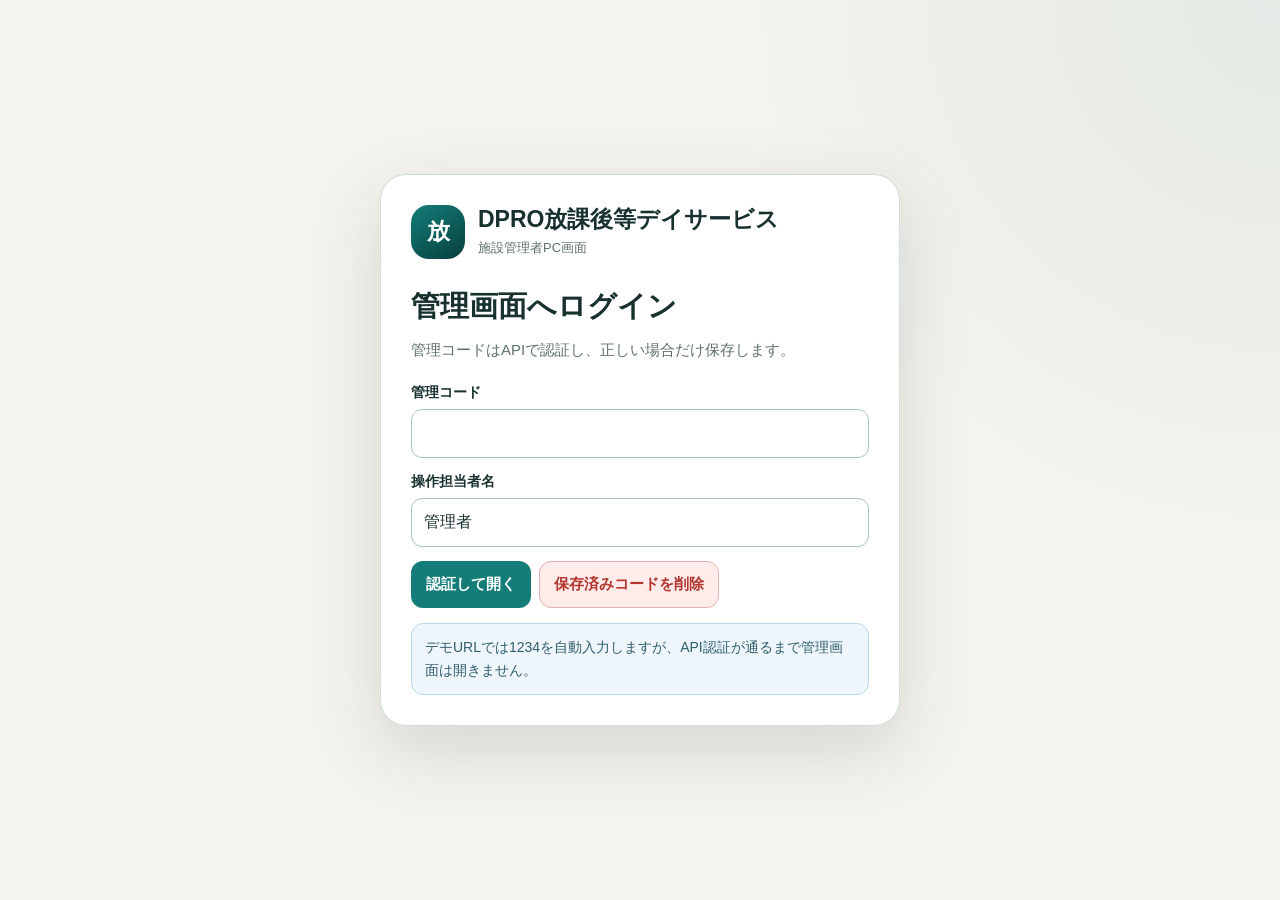
<file: owner.html>
<!doctype html>
<html lang="ja">
<head>
<meta charset="utf-8">
<meta name="viewport" content="width=device-width,initial-scale=1,viewport-fit=cover">
<meta name="theme-color" content="#103f3d">
<meta name="robots" content="noindex,nofollow">
<title>DPRO放課後等デイサービス｜施設管理</title>
<style>
:root{--bg:#f5f3ed;--s:#fff;--soft:#edf8f7;--blue:#eef6fb;--warm:#fff8e8;--line:#cddeda;--strong:#a8c7c2;--text:#18312f;--muted:#5d716f;--brand:#147d79;--dark:#0c5c59;--deep:#073f3d;--green:#247a4c;--greenbg:#e7f6ed;--warn:#a46308;--warnbg:#fff1d5;--red:#b5362f;--redbg:#fdecea;--purple:#6f4ba5;--purplebg:#f0eafb;--gray:#eef2f1;--shadow:0 12px 32px rgba(24,49,47,.08);--r:18px;--side:270px}*{box-sizing:border-box}html{scroll-behavior:smooth;-webkit-text-size-adjust:100%}body{margin:0;background:radial-gradient(circle at top right,rgba(20,125,121,.08),transparent 35rem),var(--bg);color:var(--text);font-family:-apple-system,BlinkMacSystemFont,"Segoe UI","Hiragino Sans","Yu Gothic UI","Yu Gothic",Meiryo,sans-serif;font-size:17px;line-height:1.65}button,input,select,textarea{font:inherit}button,a,input,select,textarea{-webkit-tap-highlight-color:transparent}[hidden]{display:none!important}a{color:inherit}.auth{min-height:100vh;display:grid;place-items:center;padding:24px}.auth-card{width:min(520px,100%);padding:30px;border:1px solid var(--line);border-radius:26px;background:#fff;box-shadow:0 24px 70px rgba(24,49,47,.15)}.brand{display:flex;gap:13px;align-items:center}.mark{display:grid;place-items:center;width:54px;height:54px;border-radius:18px;background:linear-gradient(145deg,var(--brand),var(--deep));color:#fff;font-weight:900;font-size:23px}.brand h1{margin:0;font-size:23px;line-height:1.3}.brand p{margin:2px 0 0;color:var(--muted);font-size:13px}.auth h2{margin:24px 0 0;font-size:29px}.copy{margin:7px 0 18px;color:var(--muted);font-size:15px}.app{min-height:100vh;display:grid;grid-template-columns:var(--side) minmax(0,1fr)}.side{position:sticky;top:0;height:100vh;overflow:auto;padding:20px 15px;background:linear-gradient(165deg,#164c49,#103f3d 62%,#092f2d);color:#fff;z-index:40}.side-brand{display:flex;gap:10px;align-items:center;padding:4px 6px 18px;border-bottom:1px solid rgba(255,255,255,.14)}.side-brand .mark{width:45px;height:45px;border-radius:14px;background:rgba(255,255,255,.14);font-size:19px}.side-brand strong{display:block;font-size:15px;line-height:1.35}.side-brand span{display:block;color:rgba(255,255,255,.64);font-size:12px}.nav-label{margin:17px 10px 7px;color:rgba(255,255,255,.48);font-size:11px;font-weight:900;letter-spacing:.08em}.nav{display:grid;gap:5px}.nav button{display:grid;grid-template-columns:33px minmax(0,1fr) auto;gap:8px;align-items:center;width:100%;min-height:48px;padding:7px 9px;border:0;border-radius:12px;background:transparent;color:rgba(255,255,255,.78);text-align:left;cursor:pointer;font-size:14px;font-weight:850}.nav button:hover{background:rgba(255,255,255,.08);color:#fff}.nav button[aria-current="page"]{background:#fff;color:var(--deep);box-shadow:0 8px 18px rgba(0,0,0,.13)}.ico{display:grid;place-items:center;width:33px;height:33px;border-radius:10px;background:rgba(255,255,255,.10);font-size:13px;font-weight:900}.nav button[aria-current="page"] .ico{background:#dff3f1;color:var(--dark)}.badge{min-width:24px;padding:2px 7px;border-radius:999px;background:rgba(255,255,255,.14);text-align:center;font-size:11px}.side-bottom{margin-top:18px;padding:13px 8px 0;border-top:1px solid rgba(255,255,255,.14);font-size:13px}.side-bottom a{display:block;margin-top:8px;color:rgba(255,255,255,.72);text-decoration:none}.main{min-width:0;padding:20px clamp(18px,3vw,40px) 58px}.mobile{display:none}.page-head{display:flex;justify-content:space-between;gap:20px;align-items:flex-start;margin-bottom:19px}.eyebrow{margin:0 0 3px;color:var(--brand);font-size:12px;font-weight:900;letter-spacing:.07em}.page-head h1{margin:0;font-size:clamp(28px,3.2vw,41px);line-height:1.2}.desc{margin:6px 0 0;color:var(--muted);font-size:15px}.head-actions{display:flex;flex-wrap:wrap;justify-content:flex-end;gap:8px}.date-box{display:flex;gap:6px;align-items:center;padding:5px;border:1px solid var(--line);border-radius:13px;background:#fff;box-shadow:var(--shadow)}.date-box input{min-height:40px;border:0;outline:0;font-size:15px;font-weight:850}.view{display:none}.view.active{display:block}.panel{margin-bottom:16px;padding:clamp(18px,2.3vw,26px);border:1px solid var(--line);border-radius:22px;background:#fff;box-shadow:var(--shadow)}.panel-head{display:flex;justify-content:space-between;gap:15px;align-items:flex-start;margin-bottom:16px}.panel h2{margin:0;font-size:23px}.panel p{margin:4px 0 0;color:var(--muted);font-size:14px}.metrics{display:grid;grid-template-columns:repeat(6,minmax(0,1fr));gap:10px;margin-bottom:16px}.metric{min-height:112px;padding:15px;border:1px solid var(--line);border-radius:15px;background:linear-gradient(145deg,#fff,rgba(237,248,247,.58))}.metric span{display:block;color:var(--muted);font-size:12px;font-weight:800}.metric strong{display:block;margin-top:5px;font-size:29px;line-height:1.1}.metric small{display:block;margin-top:7px;color:var(--muted)}.cols{display:grid;grid-template-columns:minmax(0,1.45fr) minmax(300px,.55fr);gap:16px;align-items:start}.grid2{display:grid;grid-template-columns:repeat(2,minmax(0,1fr));gap:12px}.btn{display:inline-flex;align-items:center;justify-content:center;gap:7px;min-height:47px;padding:10px 14px;border:1px solid transparent;border-radius:12px;cursor:pointer;text-decoration:none;font-size:15px;font-weight:900}.btn:disabled{opacity:.5;cursor:not-allowed}.primary{background:var(--brand);color:#fff}.secondary{border-color:var(--line);background:#fff;color:var(--text)}.bluebtn{background:#2c83a5;color:#fff}.warnbtn{border-color:#e5c47e;background:var(--warnbg);color:var(--warn)}.dangerbtn{border-color:#e3b1ad;background:var(--redbg);color:var(--red)}.small{min-height:39px;padding:7px 10px;font-size:13px}.input,.select,.textarea{width:100%;min-height:49px;padding:10px 12px;border:1px solid var(--strong);border-radius:11px;background:#fff;color:var(--text);font-size:16px;outline:0}.textarea{min-height:108px;resize:vertical}.input:focus,.select:focus,.textarea:focus{border-color:var(--brand);box-shadow:0 0 0 3px rgba(20,125,121,.13)}.field{display:grid;gap:5px}.field label,.legend{font-size:14px;font-weight:900}.help{margin:0;color:var(--muted);font-size:12px}.form-grid{display:grid;grid-template-columns:repeat(2,minmax(0,1fr));gap:12px}.full{grid-column:1/-1}.buttons{display:flex;flex-wrap:wrap;gap:8px;margin-top:14px}.pill,.tag{display:inline-flex;align-items:center;justify-content:center;min-height:29px;padding:4px 9px;border-radius:999px;font-size:12px;font-weight:900;white-space:nowrap}.muted{background:var(--gray);color:#586b68}.brandtone{background:#dff3f1;color:var(--dark)}.bluetone{background:#e4f3f9;color:#2c83a5}.success{background:var(--greenbg);color:var(--green)}.warning{background:var(--warnbg);color:var(--warn)}.danger{background:var(--redbg);color:var(--red)}.purple{background:var(--purplebg);color:var(--purple)}.notice{padding:12px 13px;border-radius:12px;font-size:14px}.info{border:1px solid #b7d9e6;background:var(--blue);color:#315d6e}.warn{border:1px solid #e5c47e;background:var(--warnbg);color:#744608}.error{border:1px solid #e3b1ad;background:var(--redbg);color:#7d2925}.ok{border:1px solid #afd7bd;background:var(--greenbg);color:var(--green)}.list{display:grid;gap:10px}.card{border:1px solid var(--line);border-radius:16px;background:#fff;overflow:hidden}.card-head{display:flex;justify-content:space-between;gap:12px;align-items:flex-start;padding:14px;border-bottom:1px solid var(--line);background:linear-gradient(145deg,#fff,rgba(237,248,247,.58))}.card h3{margin:0;font-size:18px}.sub{margin:2px 0 0;color:var(--muted);font-size:13px}.card-body{padding:14px}.details{display:grid;grid-template-columns:repeat(2,minmax(0,1fr));gap:7px 17px}.detail{padding:6px 0;border-bottom:1px solid #e8efed}.detail span{display:block;color:var(--muted);font-size:12px}.detail strong{display:block;margin-top:1px;font-size:14px;overflow-wrap:anywhere}.checks{display:grid;grid-template-columns:repeat(4,minmax(0,1fr));gap:7px;margin-top:11px}.check{min-height:45px;padding:6px;border:1px solid var(--line);border-radius:10px;background:#fff;color:var(--muted);cursor:pointer;font-size:12px;font-weight:900}.check[data-done="true"]{border-color:#afd7bd;background:var(--greenbg);color:var(--green)}.status-edit{display:grid;grid-template-columns:minmax(170px,1fr) auto;gap:7px;margin-top:11px}.compact{display:grid;gap:7px}.compact-item{display:grid;grid-template-columns:minmax(0,1fr) auto;gap:9px;align-items:center;padding:10px 11px;border:1px solid var(--line);border-radius:11px;background:#fff}.compact-item strong{display:block;font-size:14px}.compact-item span{display:block;color:var(--muted);font-size:12px}.message{margin-top:10px;padding:10px 11px;border-radius:10px;background:var(--warm);color:#654615;font-size:14px;white-space:pre-wrap}.search{display:grid;grid-template-columns:minmax(0,1fr) auto;gap:8px}.results{display:grid;grid-template-columns:repeat(2,minmax(0,1fr));gap:10px;margin-top:13px}.result{padding:13px;border:1px solid var(--line);border-radius:13px;background:#fff;text-align:left;cursor:pointer}.result:hover{border-color:var(--brand);background:var(--soft)}.result h3{margin:0;font-size:16px}.result p{margin:3px 0 0;color:var(--muted);font-size:13px}.table-wrap{width:100%;overflow:auto;border:1px solid var(--line);border-radius:13px}table{width:100%;min-width:760px;border-collapse:collapse;background:#fff}th,td{padding:10px 11px;border-bottom:1px solid var(--line);text-align:left;font-size:13px;vertical-align:middle}th{background:var(--soft);color:var(--muted);font-size:12px;white-space:nowrap}tr:last-child td{border-bottom:0}.assignment{display:grid;grid-template-columns:38px minmax(140px,1fr) minmax(120px,.7fr) minmax(160px,.7fr) auto;gap:7px;align-items:center;padding:8px;border:1px solid var(--line);border-radius:10px}.order{display:grid;place-items:center;width:32px;height:32px;border-radius:9px;background:#dff3f1;color:var(--dark);font-size:12px;font-weight:900}.domain-grid{display:grid;grid-template-columns:repeat(2,minmax(0,1fr));gap:7px}.domain{display:flex;gap:7px;align-items:flex-start;padding:9px;border:1px solid var(--line);border-radius:10px;font-size:13px;font-weight:850}.domain input{width:19px;height:19px;margin:1px 0 0;accent-color:var(--brand)}.empty{padding:26px 17px;border:1px dashed var(--strong);border-radius:14px;background:#fbfdfc;text-align:center}.empty b{display:grid;place-items:center;width:51px;height:51px;margin:0 auto 8px;border-radius:50%;background:#dff3f1;color:var(--dark);font-size:20px}.empty h3{margin:0;font-size:17px}.empty p{margin:5px 0 0;color:var(--muted);font-size:14px}dialog{width:min(720px,calc(100% - 24px));max-height:calc(100vh - 24px);padding:0;border:0;border-radius:21px;background:#fff;color:var(--text);box-shadow:0 25px 80px rgba(0,0,0,.24);overflow:auto}dialog.wide{width:min(930px,calc(100% - 24px))}dialog::backdrop{background:rgba(5,31,29,.62);backdrop-filter:blur(3px)}.dlg-head{position:sticky;top:0;z-index:2;display:flex;justify-content:space-between;gap:12px;align-items:flex-start;padding:18px 19px;border-bottom:1px solid var(--line);background:rgba(255,255,255,.97)}.dlg-head h2{margin:0;font-size:22px}.dlg-head p{margin:3px 0 0;color:var(--muted);font-size:13px}.dlg-body{padding:18px 19px 22px}.iconbtn{display:grid;place-items:center;width:40px;height:40px;border:1px solid var(--line);border-radius:11px;background:#fff;cursor:pointer;font-size:18px;font-weight:900}.loading{position:fixed;inset:0;z-index:300;display:grid;place-items:center;padding:24px;background:rgba(245,243,237,.82);backdrop-filter:blur(4px)}.loading-box{width:min(350px,100%);padding:24px;border:1px solid var(--line);border-radius:21px;background:#fff;text-align:center;box-shadow:var(--shadow)}.spin{width:43px;height:43px;margin:0 auto 12px;border:4px solid #dff3f1;border-top-color:var(--brand);border-radius:50%;animation:spin .8s linear infinite}.toasts{position:fixed;right:16px;bottom:16px;z-index:400;display:grid;gap:8px;width:min(420px,calc(100% - 32px));pointer-events:none}.toast{padding:13px 14px;border-radius:12px;background:#173f3d;color:#fff;box-shadow:0 12px 30px rgba(0,0,0,.18);font-size:14px;font-weight:800}.toast.bad{background:#8f2b27}.overlay{display:none;position:fixed;inset:0;z-index:35;background:rgba(5,31,29,.55)}@keyframes spin{to{transform:rotate(360deg)}}@media(max-width:1280px){.metrics{grid-template-columns:repeat(3,minmax(0,1fr))}.cols{grid-template-columns:1fr}.checks{grid-template-columns:repeat(3,minmax(0,1fr))}}@media(max-width:920px){body{font-size:16px}.app{display:block}.side{position:fixed;left:0;top:0;width:min(var(--side),calc(100% - 48px));transform:translateX(-105%);transition:.18s}.side.open{transform:translateX(0)}.overlay.open{display:block}.mobile{position:sticky;top:0;z-index:30;display:flex;align-items:center;justify-content:space-between;gap:10px;margin:-20px -18px 17px;padding:10px 18px;border-bottom:1px solid var(--line);background:rgba(245,243,237,.94);backdrop-filter:blur(10px)}.main{padding:20px 18px 48px}.page-head{display:grid}.head-actions{justify-content:flex-start}.assignment{grid-template-columns:36px minmax(130px,1fr) minmax(120px,1fr)}.assignment>*:nth-child(4),.assignment>*:nth-child(5){grid-column:2/-1}}@media(max-width:680px){.auth-card{padding:23px 17px}.metrics{grid-template-columns:repeat(2,minmax(0,1fr))}.grid2,.form-grid,.details,.results,.domain-grid{grid-template-columns:1fr}.checks{grid-template-columns:repeat(2,minmax(0,1fr))}.panel-head,.card-head{display:grid}.status-edit,.search{grid-template-columns:1fr}.buttons .btn{flex:1 1 100%}.date-box{width:100%}.date-box input{width:100%}}
</style>
<script src="./config.js?v=HOUKAGO-4-R7-FINAL-INTEGRATION-20260717"></script>
</head>
<body>
<section class="auth" id="authPage"><div class="auth-card"><div class="brand"><div class="mark">放</div><div><h1>DPRO放課後等デイサービス</h1><p>施設管理者PC画面</p></div></div><h2>管理画面へログイン</h2><p class="copy">管理コードはAPIで認証し、正しい場合だけ保存します。</p><form id="authForm"><div class="form-grid"><div class="field full"><label for="adminCode">管理コード</label><input class="input" id="adminCode" type="password" inputmode="numeric" autocomplete="off"></div><div class="field full"><label for="operatorName">操作担当者名</label><input class="input" id="operatorName" type="text" maxlength="100" placeholder="例：管理者"></div></div><div class="buttons"><button class="btn primary" id="loginButton" type="submit">認証して開く</button><button class="btn dangerbtn" id="clearCodeButton" type="button">保存済みコードを削除</button></div></form><div class="notice info" style="margin-top:15px">デモURLでは1234を自動入力しますが、API認証が通るまで管理画面は開きません。</div><div class="notice error" id="authError" style="margin-top:9px" hidden></div></div></section>
<div class="app" id="ownerApp" hidden>
<aside class="side" id="sidebar"><div class="side-brand"><div class="mark">放</div><div><strong id="sideFacility">DPRO放課後等デイサービス</strong><span>施設管理者PC</span></div></div>
<div class="nav-label">日常業務</div><nav class="nav"><button data-view="dashboard" aria-current="page"><span class="ico">今</span><span>今日の運用</span><span class="badge" id="badgeToday">0</span></button><button data-view="requests"><span class="ico">連</span><span>保護者連絡</span><span class="badge" id="badgeRequests">0</span></button><button data-view="schedules"><span class="ico">予</span><span>利用予定</span><span></span></button><button data-view="transport"><span class="ico">送</span><span>送迎管理</span><span class="badge" id="badgeRuns">0</span></button><button data-view="activity"><span class="ico">活</span><span>活動記録</span><span></span></button></nav>
<div class="nav-label">児童・支援</div><nav class="nav"><button data-view="children"><span class="ico">児</span><span>児童・保護者検索</span><span></span></button><button data-view="plans"><span class="ico">計</span><span>支援計画期限</span><span class="badge" id="badgePlans">0</span></button></nav>
<div class="nav-label">公開・設定</div><nav class="nav"><button data-view="support"><span class="ico">公</span><span>支援プログラム</span><span></span></button><button data-view="settings"><span class="ico">設</span><span>施設設定</span><span></span></button></nav>
<div class="side-bottom"><strong id="sideOperator">管理者</strong><div style="color:rgba(255,255,255,.6)">認証済み</div><a href="./owner-ipad.html?demo=1">スタッフiPad画面</a><a href="./system-check.html?demo=1">営業前システムチェック</a></div></aside><div class="overlay" id="overlay"></div>
<main class="main"><header class="mobile"><button class="iconbtn" id="menuButton">☰</button><strong id="mobileFacility">DPRO放課後等デイサービス</strong><button class="iconbtn" id="mobileRefresh">↻</button></header>
<div class="page-head"><div><p class="eyebrow" id="pageEyebrow">TODAY OPERATION</p><h1 id="pageTitle">今日の運用</h1><p class="desc" id="pageDesc">利用児童、保護者連絡、送迎、支援計画期限をまとめて確認します。</p></div><div class="head-actions"><div class="date-box" id="dateBox"><button class="btn secondary small" id="prevDate">前日</button><input id="dateInput" type="date"><button class="btn secondary small" id="nextDate">翌日</button></div><button class="btn primary" id="refreshButton">最新情報へ更新</button></div></div>
<div class="notice error" id="dataLoadError" hidden style="margin-bottom:16px;"></div>
<section class="view active" data-content="dashboard"><div class="metrics"><div class="metric"><span>利用児童</span><strong id="mChildren">0</strong><small>選択日</small></div><div class="metric"><span>未対応連絡</span><strong id="mRequests">0</strong><small>要確認</small></div><div class="metric"><span>未対応タスク</span><strong id="mTasks">0</strong><small>期限順</small></div><div class="metric"><span>送迎便</span><strong id="mRuns">0</strong><small>選択日</small></div><div class="metric"><span>支援計画期限</span><strong id="mPlans">0</strong><small>30日以内</small></div><div class="metric"><span>事故・ヒヤリ</span><strong id="mIncidents">0</strong><small>未完了</small></div></div><div class="cols"><section class="panel"><div class="panel-head"><div><p class="eyebrow">DAY CHILDREN</p><h2 id="dayTitle">本日の児童</h2><p>利用状況と日常確認を更新できます。</p></div><button class="btn primary small" data-open-schedule>利用予定を追加</button></div><div class="list" id="dayChildren"></div></section><div><section class="panel"><div class="panel-head"><div><p class="eyebrow">OPEN REQUEST</p><h2>未対応の保護者連絡</h2></div><button class="btn secondary small" data-go="requests">すべて見る</button></div><div class="compact" id="dashRequests"></div></section><section class="panel"><div class="panel-head"><div><p class="eyebrow">TASK & DUE</p><h2>タスク・期限</h2></div></div><div class="compact" id="dashTasks"></div></section></div></div></section>
<section class="view" data-content="requests"><section class="panel"><div class="panel-head"><div><p class="eyebrow">GUARDIAN REQUEST</p><h2>保護者からの連絡</h2><p>欠席・遅刻・送迎変更・相談の対応状況を記録します。</p></div><select class="select" id="requestFilter" style="width:auto;min-width:190px"><option value="">すべて</option><option value="new">未確認</option><option value="acknowledged">確認済み</option><option value="in_progress">対応中</option><option value="resolved">対応済み</option><option value="rejected">対応不可</option><option value="cancelled">取消</option></select></div><div class="list" id="requestList"></div></section></section>
<section class="view" data-content="schedules"><section class="panel"><div class="panel-head"><div><p class="eyebrow">SCHEDULE MANAGEMENT</p><h2>利用予定</h2><p>電話・来所・スタッフ受付の予定を登録・更新します。</p></div><button class="btn primary" data-open-schedule>利用予定を追加</button></div><div class="table-wrap"><table><thead><tr><th>児童</th><th>時間</th><th>お迎え</th><th>帰宅</th><th>状況</th><th>操作</th></tr></thead><tbody id="scheduleRows"></tbody></table></div></section></section>
<section class="view" data-content="transport"><section class="panel"><div class="panel-head"><div><p class="eyebrow">TRANSPORT</p><h2>送迎便・乗車確認</h2><p>車両・担当者・児童割当と出発・引渡し状況を管理します。</p></div><button class="btn primary" id="openRun">送迎便を作成</button></div><div class="notice warn" style="margin-bottom:13px">未乗車児童がいる状態では出発できません。定員・車両・スタッフ重複も検査します。</div><div class="list" id="runList"></div></section></section>
<section class="view" data-content="activity"><div class="cols"><section class="panel"><div class="panel-head"><div><p class="eyebrow">ACTIVITY RECORD</p><h2>活動記録を作成</h2><p>選択日の利用児童へ5領域付き記録を作成します。</p></div></div><div class="list" id="activityChildren"></div></section><section class="panel"><div class="panel-head"><div><p class="eyebrow">PROGRAM</p><h2>活動プログラム</h2></div></div><div class="compact" id="programList"></div></section></div></section>
<section class="view" data-content="children"><section class="panel"><div class="panel-head"><div><p class="eyebrow">CHILD & GUARDIAN SEARCH</p><h2>児童・保護者検索</h2><p>児童番号、氏名、保護者名、電話番号から検索できます。</p></div></div><form class="search" id="searchForm"><input class="input" id="searchInput" type="search" maxlength="80" placeholder="例：佐藤、HOU-C-001、090-1111-2201"><button class="btn primary">検索</button></form><div class="results" id="searchResults"></div></section><section class="panel" id="detailPanel" hidden><div id="detailContent"></div></section></section>
<section class="view" data-content="plans"><section class="panel"><div class="panel-head"><div><p class="eyebrow">SUPPORT PLAN DUE</p><h2>個別支援計画・モニタリング期限</h2><p>今後90日以内の期限を確認します。</p></div></div><div class="list" id="planList"></div></section></section>
<section class="view" data-content="support"><section class="panel"><div class="panel-head"><div><p class="eyebrow">PUBLIC SUPPORT PROGRAM</p><h2>支援プログラム公開設定</h2><p>5領域を含む公開内容を作成・更新します。</p></div><a class="btn secondary" href="./support-program.html" target="_blank">公開画面予定URL</a></div><form id="supportForm"><div class="form-grid"><div class="field"><label>バージョン</label><input class="input" id="spVersion" type="number" min="1" max="9999" value="1"></div><div class="field"><label>公開状況</label><select class="select" id="spStatus"><option value="draft">下書き</option><option value="published">公開</option><option value="archived">保管</option></select></div><div class="field full"><label>タイトル</label><input class="input" id="spTitle"></div><div class="field"><label>作成年月日</label><input class="input" id="spDate" type="date"></div><div class="field"><label>送迎対応</label><select class="select" id="spTransport"><option value="true">あり</option><option value="false">なし</option></select></div><div class="field full"><label>法人理念</label><textarea class="textarea" id="spCorp"></textarea></div><div class="field full"><label>事業所理念</label><textarea class="textarea" id="spFacility"></textarea></div><div class="field full"><label>支援方針</label><textarea class="textarea" id="spPolicy"></textarea></div><div class="field full"><label>営業時間・提供時間</label><textarea class="textarea" id="spHours"></textarea></div><div class="field full"><label>健康・生活</label><textarea class="textarea" id="spHealth"></textarea></div><div class="field full"><label>運動・感覚</label><textarea class="textarea" id="spMotor"></textarea></div><div class="field full"><label>認知・行動</label><textarea class="textarea" id="spCognition"></textarea></div><div class="field full"><label>言語・コミュニケーション</label><textarea class="textarea" id="spLanguage"></textarea></div><div class="field full"><label>人間関係・社会性</label><textarea class="textarea" id="spSocial"></textarea></div><div class="field full"><label>家族支援</label><textarea class="textarea" id="spFamily"></textarea></div><div class="field full"><label>移行支援</label><textarea class="textarea" id="spTransition"></textarea></div><div class="field full"><label>地域支援・地域連携</label><textarea class="textarea" id="spCommunity"></textarea></div><div class="field full"><label>職員の質の向上</label><textarea class="textarea" id="spStaff"></textarea></div><div class="field full"><label>主な行事・活動</label><textarea class="textarea" id="spEvents"></textarea></div></div><div class="buttons"><button class="btn primary">支援プログラムを保存</button></div></form><h3 style="margin:20px 0 9px">保存履歴</h3><div class="compact" id="publicationList"></div></section></section>
<section class="view" data-content="settings"><div class="cols"><section class="panel"><div class="panel-head"><div><p class="eyebrow">FACILITY SETTINGS</p><h2>施設設定</h2><p>施設名、定員、提供時間、連絡先を管理します。</p></div></div><form id="settingsForm"><div class="form-grid"><div class="field full"><label>施設名</label><input class="input" id="setName"></div><div class="field full"><label>法人名</label><input class="input" id="setCorp"></div><div class="field"><label>電話番号</label><input class="input" id="setPhone"></div><div class="field"><label>郵便番号</label><input class="input" id="setPostal"></div><div class="field full"><label>住所</label><input class="input" id="setAddress"></div><div class="field"><label>日別定員</label><input class="input" id="setCapacity" type="number" min="1" max="100"></div><div class="field"><label>支援プログラム公開</label><select class="select" id="setPublic"><option value="true">公開</option><option value="false">非公開</option></select></div><div class="field"><label>平日開始</label><input class="input" id="setStart" type="time" step="1800"></div><div class="field"><label>平日終了</label><input class="input" id="setEnd" type="time" step="1800"></div><div class="field"><label>学校休業日開始</label><input class="input" id="setHStart" type="time" step="1800"></div><div class="field"><label>学校休業日終了</label><input class="input" id="setHEnd" type="time" step="1800"></div><div class="field full"><label>連絡案内</label><textarea class="textarea" id="setNote"></textarea></div></div><div class="buttons"><button class="btn primary">施設設定を保存</button></div></form></section><section class="panel"><div class="panel-head"><div><p class="eyebrow">SECURITY & LINK</p><h2>管理・公開リンク</h2></div></div><div class="field"><label>操作担当者名</label><input class="input" id="setOperator"></div><div class="buttons"><button class="btn secondary" id="saveOperator" type="button">担当者名を保存</button><button class="btn dangerbtn" id="logout" type="button">管理コード削除・ログアウト</button></div><div class="compact" style="margin-top:15px"><a class="compact-item" href="./index.html?demo=1" target="_blank"><div><strong>保護者連絡画面</strong><span>欠席・遅刻・送迎変更</span></div><span>開く</span></a><a class="compact-item" href="./member.html?demo=1" target="_blank"><div><strong>保護者マイページ</strong><span>予定・活動報告</span></div><span>開く</span></a><a class="compact-item" href="./system-check.html?demo=1" target="_blank"><div><strong>営業前システムチェック</strong><span>API・DB・デモ準備</span></div><span>開く</span></a></div><div class="notice warn" style="margin-top:14px">請求、国保連請求、医療判断、服薬指示、正式記録の代替は対象外です。</div></section></div></section>
</main></div>
<dialog id="requestDialog"><div class="dlg-head"><div><h2>保護者連絡の対応</h2><p id="requestSub">対応状況と記録を保存します。</p></div><button class="iconbtn" data-close="requestDialog">×</button></div><div class="dlg-body"><form id="requestForm"><input id="requestId" type="hidden"><div class="form-grid"><div class="field full"><label>対応状況</label><select class="select" id="requestStatus"></select></div><div class="field full"><label>対応内容・結果</label><textarea class="textarea" id="requestNote"></textarea></div></div><div class="buttons"><button class="btn primary">対応状況を保存</button></div></form></div></dialog>
<dialog id="scheduleDialog"><div class="dlg-head"><div><h2>利用予定を追加</h2><p>電話・来所・スタッフ受付の利用予定を登録します。</p></div><button class="iconbtn" data-close="scheduleDialog">×</button></div><div class="dlg-body"><form id="scheduleForm"><div class="form-grid"><div class="field full"><label>児童</label><select class="select" id="schChild" required></select></div><div class="field"><label>利用日</label><input class="input" id="schDate" type="date" required></div><div class="field"><label>日区分</label><select class="select" id="schCategory"><option value="school_day">学校登校日</option><option value="school_holiday">学校休業日</option><option value="special">特別日</option></select></div><div class="field"><label>受付方法</label><select class="select" id="schSource"><option value="phone">電話</option><option value="counter">来所・窓口</option><option value="staff">スタッフ登録</option><option value="guardian_request">保護者連絡から登録</option></select></div><div class="field"><label>利用開始予定</label><select class="select" id="schArrival"></select></div><div class="field"><label>利用終了予定</label><select class="select" id="schDeparture"></select></div><div class="field"><label>お迎え方法</label><select class="select" id="schPickup"></select></div><div class="field"><label>帰宅方法</label><select class="select" id="schDropoff"></select></div><div class="field full"><label>保護者からの体調連絡</label><textarea class="textarea" id="schCondition"></textarea></div><div class="field full"><label>持ち物連絡</label><textarea class="textarea" id="schItems"></textarea></div><div class="field full"><label>予定メモ</label><textarea class="textarea" id="schNote"></textarea></div></div><div class="buttons"><button class="btn primary">利用予定を登録</button></div></form></div></dialog>
<dialog id="runDialog"><div class="dlg-head"><div><h2>送迎便を作成</h2><p>車両・運転者・添乗者と予定時間を設定します。</p></div><button class="iconbtn" data-close="runDialog">×</button></div><div class="dlg-body"><form id="runForm"><div class="form-grid"><div class="field"><label>送迎日</label><input class="input" id="runDate" type="date" required></div><div class="field"><label>方向</label><select class="select" id="runDirection"><option value="pickup">学校・自宅お迎え</option><option value="dropoff">帰宅送迎</option></select></div><div class="field full"><label>ルート名</label><input class="input" id="runName" required></div><div class="field"><label>車両</label><select class="select" id="runVehicle" required></select></div><div class="field"><label>運転者</label><select class="select" id="runDriver" required></select></div><div class="field"><label>添乗者</label><select class="select" id="runAssistant"></select></div><div class="field"><label>開始予定</label><select class="select" id="runStart"></select></div><div class="field"><label>終了予定</label><select class="select" id="runEnd"></select></div><div class="field full"><label>ルートメモ</label><textarea class="textarea" id="runNote"></textarea></div><div class="field full"><label>安全確認メモ</label><textarea class="textarea" id="runEmergency"></textarea></div></div><div class="buttons"><button class="btn primary">送迎便を作成</button></div></form></div></dialog>
<dialog id="assignDialog"><div class="dlg-head"><div><h2>送迎便へ児童を追加</h2><p id="assignSub">利用予定から選択します。</p></div><button class="iconbtn" data-close="assignDialog">×</button></div><div class="dlg-body"><form id="assignForm"><input id="assignRunId" type="hidden"><div class="form-grid"><div class="field full"><label>利用児童</label><select class="select" id="assignSchedule" required></select></div><div class="field"><label>停車順</label><input class="input" id="assignOrder" type="number" min="1" max="100" value="1"></div><div class="field"><label>予定時刻</label><select class="select" id="assignTime"></select></div><div class="field full"><label>乗降場所</label><input class="input" id="assignLocation"></div><div class="field full"><label>メモ</label><textarea class="textarea" id="assignNote"></textarea></div></div><div class="buttons"><button class="btn primary">児童を追加</button></div></form></div></dialog>
<dialog id="activityDialog" class="wide"><div class="dlg-head"><div><h2>活動記録を作成</h2><p>5領域と保護者共有内容を記録します。</p></div><button class="iconbtn" data-close="activityDialog">×</button></div><div class="dlg-body"><form id="activityForm"><div class="form-grid"><div class="field full"><label>児童・利用予定</label><select class="select" id="actSchedule" required></select></div><div class="field"><label>活動プログラム</label><select class="select" id="actProgram"></select></div><div class="field"><label>活動日</label><input class="input" id="actDate" type="date"></div><div class="field full"><label>活動名</label><input class="input" id="actTitle" required></div><div class="field full"><span class="legend">関連する5領域</span><div class="domain-grid" id="actDomains"></div></div><div class="field"><label>参加状況</label><select class="select" id="actParticipation"></select></div><div class="field"><label>記録スタッフ</label><select class="select" id="actStaff"></select></div><div class="field full"><label>児童の様子・反応</label><textarea class="textarea" id="actResponse"></textarea></div><div class="field full"><label>職員の支援</label><textarea class="textarea" id="actSupport"></textarea></div><div class="field full"><label>できたこと・変化</label><textarea class="textarea" id="actAchievement"></textarea></div><div class="field full"><label>次回の支援</label><textarea class="textarea" id="actNext"></textarea></div><div class="field full"><label>保護者共有文</label><textarea class="textarea" id="actGuardian"></textarea><p class="help">保護者へそのまま表示できる文章を入力します。</p></div><div class="field full"><label>保護者共有状況</label><select class="select" id="actStatus"><option value="draft">下書き</option><option value="ready">共有準備済み</option><option value="shared">保護者共有済み</option><option value="withheld">保護者非公開</option></select></div></div><div class="buttons"><button class="btn primary">活動記録を保存</button></div></form></div></dialog>
<div class="loading" id="loading" hidden><div class="loading-box"><div class="spin"></div><strong id="loadingTitle">確認しています</strong><span id="loadingMessage" style="display:block;margin-top:4px;color:var(--muted);font-size:13px">しばらくお待ちください。</span></div></div><div class="toasts" id="toasts"></div>
<script>
(function(){"use strict";
const CONFIG=window.DPRO_HOUKAGO_CONFIG||window.DPRO_HOUKAGO;const $=s=>document.querySelector(s),$$=s=>Array.from(document.querySelectorAll(s));
const META={dashboard:["TODAY OPERATION","今日の運用","利用児童、保護者連絡、送迎、支援計画期限をまとめて確認します。",1],requests:["GUARDIAN REQUEST","保護者連絡","保護者から届いた連絡の確認と対応状況を管理します。",0],schedules:["SCHEDULE MANAGEMENT","利用予定","電話・来所・スタッフ受付を含む利用予定を登録・更新します。",1],transport:["TRANSPORT MANAGEMENT","送迎管理","送迎便、車両、担当者、乗車・引渡し状況を管理します。",1],activity:["ACTIVITY RECORD","活動記録","5領域と保護者共有文を含む活動記録を作成します。",1],children:["CHILD & GUARDIAN","児童・保護者検索","登録情報、利用履歴、支援計画、内部注意事項を確認します。",0],plans:["SUPPORT PLAN DUE","支援計画期限","個別支援計画とモニタリングの期限を確認します。",0],support:["PUBLIC SUPPORT PROGRAM","支援プログラム","5領域を含む公開用支援プログラムを作成・更新します。",0],settings:["FACILITY SETTINGS","施設設定","施設情報、提供時間、公開リンク、管理コードを管理します。",0]};
const S={view:"dashboard",date:null,operator:"",facility:null,masters:{staff:[],vehicles:[],schools:[],children:[]},dashboard:null,day:null,requests:[],transport:null,plans:[],programs:[],search:null,detail:null,support:null,settings:null};
const E={authPage:$("#authPage"),ownerApp:$("#ownerApp"),authForm:$("#authForm"),adminCode:$("#adminCode"),operatorName:$("#operatorName"),loginButton:$("#loginButton"),clearCode:$("#clearCodeButton"),authError:$("#authError"),side:$("#sidebar"),overlay:$("#overlay"),menu:$("#menuButton"),mobileRefresh:$("#mobileRefresh"),sideFacility:$("#sideFacility"),mobileFacility:$("#mobileFacility"),sideOperator:$("#sideOperator"),pageEyebrow:$("#pageEyebrow"),pageTitle:$("#pageTitle"),pageDesc:$("#pageDesc"),dateBox:$("#dateBox"),dateInput:$("#dateInput"),prev:$("#prevDate"),next:$("#nextDate"),refresh:$("#refreshButton"),badgeToday:$("#badgeToday"),badgeRequests:$("#badgeRequests"),badgeRuns:$("#badgeRuns"),badgePlans:$("#badgePlans"),mChildren:$("#mChildren"),mRequests:$("#mRequests"),mTasks:$("#mTasks"),mRuns:$("#mRuns"),mPlans:$("#mPlans"),mIncidents:$("#mIncidents"),dayTitle:$("#dayTitle"),dayChildren:$("#dayChildren"),dashRequests:$("#dashRequests"),dashTasks:$("#dashTasks"),requestFilter:$("#requestFilter"),requestList:$("#requestList"),scheduleRows:$("#scheduleRows"),runList:$("#runList"),activityChildren:$("#activityChildren"),programList:$("#programList"),searchForm:$("#searchForm"),searchInput:$("#searchInput"),searchResults:$("#searchResults"),detailPanel:$("#detailPanel"),detailContent:$("#detailContent"),planList:$("#planList"),loading:$("#loading"),loadingTitle:$("#loadingTitle"),loadingMessage:$("#loadingMessage"),toasts:$("#toasts")};
function esc(v){return CONFIG.utils.escapeHtml(v??"")}function toast(m,bad=false){const d=document.createElement("div");d.className="toast"+(bad?" bad":"");d.textContent=m;E.toasts.appendChild(d);setTimeout(()=>d.remove(),4000)}function loading(t,m){E.loadingTitle.textContent=t;E.loadingMessage.textContent=m;E.loading.hidden=false}function done(){E.loading.hidden=true}function err(e){return e?.message||"処理に失敗しました。"}function showDataError(error){const banner=document.getElementById("dataLoadError");if(!banner)return;banner.hidden=false;banner.textContent=`管理データを読み込めませんでした：${err(error)}　Workerとconfig.jsのバージョンを確認してください。`;}function clearDataError(){const banner=document.getElementById("dataLoadError");if(banner){banner.hidden=true;banner.textContent="";}}window.addEventListener("unhandledrejection",e=>{e.preventDefault();showDataError(e.reason);toast(err(e.reason),true);done()});function code(){return CONFIG.storage.get(CONFIG.STORAGE_KEYS.adminCode,"")}function operator(){return CONFIG.storage.get(CONFIG.STORAGE_KEYS.operatorName,"")||S.operator||"管理者"}function addDays(s,n){const p=s.split("-").map(Number),d=new Date(Date.UTC(p[0],p[1]-1,p[2]));d.setUTCDate(d.getUTCDate()+n);return d.toISOString().slice(0,10)}function iso(d,t){return `${d}T${t}:00+09:00`}function label(def,c,f=""){return CONFIG.utils.getLabel(def,c,f||c||"")}function short(def,c,f=""){return CONFIG.utils.getShortLabel(def,c,f||c||"")}function tone(t){return({brand:"brandtone",blue:"bluetone",success:"success",warning:"warning",danger:"danger",purple:"purple",muted:"muted"})[t]||"muted"}function fmtD(v){return CONFIG.utils.formatDate(v,{weekday:"short"})}function fmtDT(v){return v?CONFIG.utils.formatDateTime(v):"―"}function fmtT(v){return CONFIG.utils.formatTime(v)||"―"}function empty(i,t,m){return `<div class="empty"><b>${esc(i)}</b><h3>${esc(t)}</h3><p>${esc(m)}</p></div>`}function rows(){return S.day?.children||[]}function applyNames(){const n=S.facility?.facility_name||CONFIG.APP.facilityName;E.sideFacility.textContent=n;E.mobileFacility.textContent=n;E.sideOperator.textContent=operator()}
async function auth(c,n){c=String(c||"").trim();n=String(n||"").trim()||"管理者";if(!c)throw new Error("管理コードを入力してください。");CONFIG.storage.set(CONFIG.STORAGE_KEYS.adminCode,c);CONFIG.storage.set(CONFIG.STORAGE_KEYS.operatorName,n);try{const d=await CONFIG.API.adminAuth();if(!d?.authenticated)throw new Error("管理コードを確認できませんでした。");S.operator=n;S.facility=d.facility;applyNames();E.authPage.hidden=true;E.ownerApp.hidden=false;$("#setOperator").value=n;return true}catch(e){CONFIG.storage.remove(CONFIG.STORAGE_KEYS.adminCode);throw e}}
async function initAuth(){if(CONFIG.utils.isDemoMode()){CONFIG.utils.ensureDemoAdminCode();if(!CONFIG.storage.get(CONFIG.STORAGE_KEYS.operatorName,""))CONFIG.storage.set(CONFIG.STORAGE_KEYS.operatorName,"管理者")}E.adminCode.value=code();E.operatorName.value=operator();if(!code())return false;loading("管理コードを確認しています","施設管理画面を準備しています。");try{return await auth(code(),operator())}catch(e){E.authError.hidden=false;E.authError.textContent=err(e);return false}finally{done()}}
async function masters(){const d=await CONFIG.API.adminMasterData();S.facility=d.facility||S.facility;S.masters={staff:d.staff||[],vehicles:d.vehicles||[],schools:d.schools||[],children:d.children||[]};applyNames();fillOptions()}
async function daily(){const [a,b,c]=await Promise.all([CONFIG.API.adminDashboard(S.date),CONFIG.API.adminDay(S.date),CONFIG.API.adminTransportRuns(S.date)]);S.dashboard=a;S.day=b;S.transport=c;renderDashboard();renderSchedules();renderTransport();renderActivityChildren();badges()}
async function requests(){const f=E.requestFilter.value;const d=await CONFIG.API.adminGuardianRequests(f?{status:f}:{});S.requests=d.requests||[];renderRequests();badges()}
async function plans(){const d=await CONFIG.API.adminSupportPlansDue({from:CONFIG.utils.todayJst(),to:addDays(CONFIG.utils.todayJst(),90)});S.plans=d.support_plans||[];renderPlans();badges()}
async function programs(){const d=await CONFIG.API.adminActivityPrograms();S.programs=d.activity_programs||[];renderPrograms();fillActivityOptions()}
async function initial(){loading("管理画面を読み込んでいます","児童・送迎・連絡・期限情報を確認しています。");clearDataError();try{await masters();await Promise.all([daily(),requests(),plans(),programs()])}catch(error){showDataError(error);throw error}finally{done()}}
async function refresh(){loading("最新情報へ更新しています","Supabaseの内容を再取得しています。");clearDataError();try{if(["dashboard","schedules","transport","activity"].includes(S.view))await daily();if(["dashboard","requests"].includes(S.view))await requests();if(["dashboard","plans"].includes(S.view))await plans();if(S.view==="activity")await programs();if(S.view==="support")await loadSupport(true);if(S.view==="settings")await loadSettings(true);toast("最新情報へ更新しました。")}catch(error){showDataError(error);throw error}finally{done()}}
function badges(){E.badgeToday.textContent=rows().length;E.badgeRequests.textContent=S.requests.filter(x=>["new","acknowledged","in_progress"].includes(x.request_status)).length;E.badgeRuns.textContent=S.transport?.transport_runs?.length||0;E.badgePlans.textContent=S.plans.length}
function switchView(v){if(!META[v])return;S.view=v;$$('[data-view]').forEach(b=>b.setAttribute("aria-current",b.dataset.view===v?"page":"false"));$$('[data-content]').forEach(x=>x.classList.toggle("active",x.dataset.content===v));const m=META[v];E.pageEyebrow.textContent=m[0];E.pageTitle.textContent=m[1];E.pageDesc.textContent=m[2];E.dateBox.hidden=!m[3];E.side.classList.remove("open");E.overlay.classList.remove("open");scrollTo({top:0,behavior:"smooth"});if(v==="support")loadSupport(false).catch(e=>toast(err(e),true));if(v==="settings")loadSettings(false).catch(e=>toast(err(e),true))}
function statusOptions(sel){return CONFIG.utils.sortedDefinitions(CONFIG.SCHEDULE_STATUSES).map(x=>`<option value="${esc(x.code)}" ${x.code===sel?"selected":""}>${esc(x.label)}</option>`).join("")}
function renderDashboard(){const c=S.dashboard?.counts||{};E.mChildren.textContent=c.scheduled_children||0;E.mRequests.textContent=c.guardian_requests||0;E.mTasks.textContent=c.open_tasks||0;E.mRuns.textContent=c.transport_runs||0;E.mPlans.textContent=c.support_plans_due||0;E.mIncidents.textContent=c.open_incidents||0;E.dayTitle.textContent=`${fmtD(S.date)}の児童`;renderDayChildren();renderDashRequests();renderDashTasks()}
function renderDayChildren(){const r=rows();if(!r.length){E.dayChildren.innerHTML=empty("児","利用予定の児童はいません","利用予定を追加できます。");return}const types=["arrival","handwashing","belongings","condition","snack","activity","go_home_preparation","boarding_dropoff"];E.dayChildren.innerHTML=r.map(x=>{const s=x.schedule,c=x.child||{},st=CONFIG.SCHEDULE_STATUSES[s.status]||{label:s.status,tone:"muted"},cm=new Map((x.daily_checks||[]).map(z=>[z.check_type,z]));return `<article class="card"><header class="card-head"><div><h3>${esc(c.full_name||"児童")}</h3><p class="sub">${esc(c.child_number||"")}／${esc(x.school?.school_name||"")}／${esc(c.grade||"")}</p></div><span class="pill ${tone(st.tone)}">${esc(st.label)}</span></header><div class="card-body"><div class="details"><div class="detail"><span>利用時間</span><strong>${esc(fmtT(s.planned_arrival_time))}～${esc(fmtT(s.planned_departure_time))}</strong></div><div class="detail"><span>お迎え・帰宅</span><strong>${esc(short(CONFIG.PICKUP_MODES,s.pickup_mode))}／${esc(short(CONFIG.DROPOFF_MODES,s.dropoff_mode))}</strong></div><div class="detail"><span>保護者連絡</span><strong>${x.guardian_requests?.length||0}件</strong></div><div class="detail"><span>送迎割当</span><strong>${x.transport?.length||0}件</strong></div></div>${[c.safety_note,c.allergy_note,c.communication_note].filter(Boolean).length?`<div class="notice warn" style="margin-top:11px">${esc([c.safety_note,c.allergy_note,c.communication_note].filter(Boolean).join("／"))}</div>`:""}<div class="checks">${types.map(t=>{const q=cm.get(t),d=q?.check_status==="completed";return `<button class="check" data-check data-sid="${esc(s.id)}" data-type="${esc(t)}" data-done="${d}">${d?"✓ ":""}${esc(short(CONFIG.DAILY_CHECKS,t,t))}</button>`}).join("")}</div><div class="status-edit"><select class="select" data-status-select="${esc(s.id)}">${statusOptions(s.status)}</select><button class="btn primary small" data-save-status="${esc(s.id)}">状況を保存</button></div><div class="buttons"><button class="btn secondary small" data-detail="${esc(c.id)}">児童詳細</button><button class="btn bluebtn small" data-act="${esc(s.id)}">活動記録</button></div></div></article>`}).join("");bindDaily()}
function renderDashRequests(){const r=(S.dashboard?.guardian_requests||[]).slice(0,5);E.dashRequests.innerHTML=r.length?r.map(x=>`<button class="compact-item" data-open-request="${esc(x.id)}" style="width:100%;text-align:left;cursor:pointer"><div><strong>${esc(label(CONFIG.REQUEST_TYPES,x.request_type,x.request_type))}</strong><span>${esc(fmtDT(x.created_at))}</span></div><span class="pill ${tone(CONFIG.REQUEST_STATUSES[x.request_status]?.tone)}">${esc(label(CONFIG.REQUEST_STATUSES,x.request_status))}</span></button>`).join(""):empty("連","未対応連絡はありません","新しい連絡が届くと表示します。");bindRequestOpen()}
function renderDashTasks(){const a=[...(S.dashboard?.tasks||[]).slice(0,5).map(x=>[x.title||x.task_type,x.due_at?`期限 ${fmtDT(x.due_at)}`:"期限未設定",x.priority==="urgent"?"danger":x.priority==="high"?"warning":"bluetone"]),...(S.dashboard?.support_plans_due||[]).slice(0,3).map(x=>["個別支援計画の確認",`見直し ${x.next_review_due_date||"未設定"}`,"warning"])];E.dashTasks.innerHTML=a.length?a.map(x=>`<div class="compact-item"><div><strong>${esc(x[0])}</strong><span>${esc(x[1])}</span></div><span class="pill ${x[2]}">確認</span></div>`).join(""):empty("済","期限タスクはありません","対応項目がある場合に表示します。")}
function requestStatusOptions(sel){return CONFIG.utils.sortedDefinitions(CONFIG.REQUEST_STATUSES).map(x=>`<option value="${esc(x.code)}" ${x.code===sel?"selected":""}>${esc(x.label)}</option>`).join("")}
function renderRequests(){if(!S.requests.length){E.requestList.innerHTML=empty("連","該当する保護者連絡はありません","表示条件を変更してください。");return}E.requestList.innerHTML=S.requests.map(x=>{const d=CONFIG.REQUEST_TYPES[x.request_type]||{},st=CONFIG.REQUEST_STATUSES[x.request_status]||{label:x.request_status,tone:"muted"};return `<article class="card"><header class="card-head"><div><h3>${esc(d.label||x.request_type)}</h3><p class="sub">${esc(x.child?.full_name||"児童未特定")}／${esc(x.guardian?.full_name||"保護者未特定")}／${esc(fmtDT(x.created_at))}</p></div><span class="pill ${tone(st.tone)}">${esc(st.label)}</span></header><div class="card-body"><div class="details"><div class="detail"><span>対象日</span><strong>${esc(x.target_date?fmtD(x.target_date):"指定なし")}</strong></div><div class="detail"><span>保護者電話</span><strong>${esc(CONFIG.utils.formatPhone(x.guardian?.phone||""))}</strong></div></div><div class="message">${esc(x.message||x.subject||"詳細なし")}</div>${x.resolution_note?`<div class="notice ok" style="margin-top:9px">対応記録：${esc(x.resolution_note)}</div>`:""}<div class="buttons"><button class="btn primary small" data-open-request="${esc(x.id)}">対応を記録</button><button class="btn secondary small" data-copy-request="${esc(x.id)}">内容をコピー</button>${x.guardian?.phone?`<a class="btn warnbtn small" href="tel:${esc(CONFIG.utils.normalizePhone(x.guardian.phone))}">電話する</a>`:""}</div></div></article>`}).join("");bindRequestOpen();$$('[data-copy-request]').forEach(b=>b.onclick=async()=>{const x=S.requests.find(v=>v.id===b.dataset.copyRequest);await navigator.clipboard.writeText([`児童：${x.child?.full_name||""}`,`保護者：${x.guardian?.full_name||""}`,`連絡：${label(CONFIG.REQUEST_TYPES,x.request_type)}`,x.target_date?`対象日：${x.target_date}`:"",x.message?`内容：${x.message}`:""].filter(Boolean).join("\n"));toast("連絡内容をコピーしました。")})}
function bindRequestOpen(){$$('[data-open-request]').forEach(b=>b.onclick=()=>openRequest(b.dataset.openRequest))}function openRequest(id){const x=S.requests.find(v=>v.id===id)||S.dashboard?.guardian_requests?.find(v=>v.id===id);if(!x){switchView("requests");return}$("#requestId").value=x.id;$("#requestStatus").innerHTML=requestStatusOptions(x.request_status);$("#requestNote").value=x.resolution_note||"";$("#requestSub").textContent=`${x.child?.full_name||"児童"}／${label(CONFIG.REQUEST_TYPES,x.request_type,x.request_type)}`;$("#requestDialog").showModal()}
function renderSchedules(){const r=rows();if(!r.length){E.scheduleRows.innerHTML=`<tr><td colspan="6">${empty("予","利用予定はありません","利用予定を追加できます。")}</td></tr>`;return}E.scheduleRows.innerHTML=r.map(x=>{const s=x.schedule,c=x.child||{};return `<tr><td><strong>${esc(c.full_name||"児童")}</strong><br><span style="color:var(--muted)">${esc(c.child_number||"")}</span></td><td>${esc(fmtT(s.planned_arrival_time))}～${esc(fmtT(s.planned_departure_time))}</td><td>${esc(label(CONFIG.PICKUP_MODES,s.pickup_mode))}</td><td>${esc(label(CONFIG.DROPOFF_MODES,s.dropoff_mode))}</td><td><select class="select" data-table-status="${esc(s.id)}">${statusOptions(s.status)}</select></td><td><div class="buttons" style="margin:0"><button class="btn primary small" data-table-save="${esc(s.id)}">保存</button><button class="btn secondary small" data-detail="${esc(c.id)}">詳細</button></div></td></tr>`}).join("");$$('[data-table-save]').forEach(b=>b.onclick=()=>saveStatus(b.dataset.tableSave,$(`[data-table-status="${CSS.escape(b.dataset.tableSave)}"]`).value).catch(e=>toast(err(e),true)));bindDetails()}
function renderTransport(){const r=S.transport?.transport_runs||[];if(!r.length){E.runList.innerHTML=empty("送","送迎便はありません","送迎便を作成してください。");return}E.runList.innerHTML=r.map(x=>{const st=CONFIG.TRANSPORT_RUN_STATUSES[x.status]||{label:x.status,tone:"muted"};return `<article class="card"><header class="card-head"><div><h3>${esc(x.route_name)}</h3><p class="sub">${esc(label(CONFIG.TRANSPORT_DIRECTIONS,x.direction))}／${esc(fmtT(x.planned_start_at))}～${esc(fmtT(x.planned_end_at))}</p></div><span class="pill ${tone(st.tone)}">${esc(st.label)}</span></header><div class="card-body"><div class="details"><div class="detail"><span>車両</span><strong>${esc(x.vehicle?.vehicle_name||"未設定")}（定員${x.vehicle?.child_capacity||x.vehicle?.capacity||0}名）</strong></div><div class="detail"><span>運転・添乗</span><strong>${esc(x.driver?.full_name||"未設定")}／${esc(x.assistant?.full_name||"添乗なし")}</strong></div></div><div class="list" style="margin-top:10px">${(x.assignments||[]).length?x.assignments.map(assignRow).join(""):`<div class="notice info">児童割当はまだありません。</div>`}</div><div class="buttons"><select class="select" style="width:auto;min-width:180px" data-run-status="${esc(x.id)}">${CONFIG.utils.sortedDefinitions(CONFIG.TRANSPORT_RUN_STATUSES).map(y=>`<option value="${esc(y.code)}" ${y.code===x.status?"selected":""}>${esc(y.label)}</option>`).join("")}</select><button class="btn primary small" data-run-save="${esc(x.id)}">便の状況を保存</button><button class="btn secondary small" data-add-assign="${esc(x.id)}">児童を追加</button></div></div></article>`}).join("");bindTransport()}
function assignRow(a){return `<div class="assignment"><span class="order">${a.stop_order||0}</span><div><strong>${esc(a.child?.full_name||"児童")}</strong><span style="display:block;color:var(--muted);font-size:12px">${esc(a.location_name||"場所未設定")}</span></div><span>${esc(a.planned_time||"時刻未設定")}</span><select class="select" data-as-status="${esc(a.id)}">${CONFIG.utils.sortedDefinitions(CONFIG.BOARDING_STATUSES).map(x=>`<option value="${esc(x.code)}" ${x.code===a.boarding_status?"selected":""}>${esc(x.label)}</option>`).join("")}</select><button class="btn secondary small" data-as-save="${esc(a.id)}">保存</button></div>`}
function bindTransport(){$$('[data-run-save]').forEach(b=>b.onclick=()=>runStatus(b.dataset.runSave,$(`[data-run-status="${CSS.escape(b.dataset.runSave)}"]`).value).catch(e=>toast(err(e),true)));$$('[data-as-save]').forEach(b=>b.onclick=()=>assignmentStatus(b.dataset.asSave,$(`[data-as-status="${CSS.escape(b.dataset.asSave)}"]`).value).catch(e=>toast(err(e),true)));$$('[data-add-assign]').forEach(b=>b.onclick=()=>openAssign(b.dataset.addAssign))}
function renderActivityChildren(){const r=rows();if(!r.length){E.activityChildren.innerHTML=empty("活","活動記録の対象児童はいません","利用予定を登録してください。");return}E.activityChildren.innerHTML=r.map(x=>`<article class="card"><header class="card-head"><div><h3>${esc(x.child?.full_name||"児童")}</h3><p class="sub">${esc(x.child?.grade||"")}</p></div><span class="pill ${tone(CONFIG.SCHEDULE_STATUSES[x.schedule.status]?.tone)}">${esc(label(CONFIG.SCHEDULE_STATUSES,x.schedule.status))}</span></header><div class="card-body"><div class="details"><div class="detail"><span>利用時間</span><strong>${esc(fmtT(x.schedule.planned_arrival_time))}～${esc(fmtT(x.schedule.planned_departure_time))}</strong></div><div class="detail"><span>活動記録</span><strong>新規作成</strong></div></div><div class="buttons"><button class="btn primary small" data-act="${esc(x.schedule.id)}">活動記録を作成</button><button class="btn secondary small" data-detail="${esc(x.child?.id||"")}">過去記録を見る</button></div></div></article>`).join("");bindActivity();bindDetails()}
function renderPrograms(){E.programList.innerHTML=S.programs.length?S.programs.map(x=>`<div class="compact-item"><div><strong>${esc(x.title)}</strong><span>${esc((x.support_domains||[]).map(d=>label(CONFIG.SUPPORT_DOMAINS,d,d)).join("・"))}</span></div><span class="pill brandtone">${x.support_domains?.length||0}領域</span></div>`).join(""):empty("活","活動プログラムがありません","活動マスタを確認してください。")}
function renderPlans(){if(!S.plans.length){E.planList.innerHTML=empty("計","90日以内の期限はありません","期限が近づくと表示します。");return}E.planList.innerHTML=S.plans.map(x=>{const ds=[x.monitoring_due_date,x.next_review_due_date].filter(Boolean).sort(),near=ds[0],tn=CONFIG.utils.dateDueTone(near,30);return `<article class="card"><header class="card-head"><div><h3>${esc(x.child?.full_name||"児童")}</h3><p class="sub">${esc(x.child?.child_number||"")}／${esc(x.plan_title||"個別支援計画")}</p></div><span class="pill ${tone(tn)}">${esc(CONFIG.utils.dateDueLabel(near,30))}</span></header><div class="card-body"><div class="details"><div class="detail"><span>計画状況</span><strong>${esc(label(CONFIG.SUPPORT_PLAN_STATUSES,x.plan_status,x.plan_status))}</strong></div><div class="detail"><span>適用期間</span><strong>${esc(x.plan_start_date||"―")}～${esc(x.plan_end_date||"―")}</strong></div><div class="detail"><span>モニタリング期限</span><strong>${esc(x.monitoring_due_date?fmtD(x.monitoring_due_date):"未設定")}</strong></div><div class="detail"><span>次回見直し</span><strong>${esc(x.next_review_due_date?fmtD(x.next_review_due_date):"未設定")}</strong></div></div><div class="buttons"><button class="btn secondary small" data-detail="${esc(x.child_id)}">児童詳細で確認</button></div></div></article>`}).join("");bindDetails()}
async function search(q){q=String(q||"").trim();if(!q)throw new Error("検索内容を入力してください。");loading("児童・保護者を検索しています","電話番号は正規化して照合します。");try{S.search=await CONFIG.API.adminSearch(q);renderSearch()}finally{done()}}
function renderSearch(){const c=S.search?.children||[],g=S.search?.guardians||[],a=[...c.map(x=>`<button class="result" data-detail="${esc(x.id)}"><h3>${esc(x.full_name)}</h3><p>児童番号 ${esc(x.child_number)}／${esc(x.grade||"")}</p></button>`),...g.map(x=>`<div class="result"><h3>${esc(x.full_name)} 様</h3><p>${esc(x.relationship||"")}／${esc(CONFIG.utils.formatPhone(x.phone))}</p><div class="buttons">${(x.children||[]).map(y=>`<button class="btn secondary small" data-detail="${esc(y.id)}">${esc(y.full_name)}</button>`).join("")}</div></div>`)];E.searchResults.innerHTML=a.length?a.join(""):empty("検","検索結果はありません","入力内容を確認してください。");bindDetails()}
async function detail(id){if(!id)return;loading("児童詳細を読み込んでいます","保護者、利用履歴、支援計画を確認しています。");try{S.detail=await CONFIG.API.adminChildDetail(id);renderDetail();switchView("children");E.detailPanel.hidden=false;E.detailPanel.scrollIntoView({behavior:"smooth",block:"start"})}finally{done()}}
function renderDetail(){const d=S.detail,c=d?.child;if(!c){E.detailContent.innerHTML=empty("児","児童情報を取得できません","再度検索してください。");return}const n=[["安全上の注意",c.safety_note],["アレルギー",c.allergy_note],["医療上の注意",c.medical_attention_note],["コミュニケーション",c.communication_note],["行動支援",c.behavior_support_note],["内部注意",c.internal_note]].filter(x=>x[1]);E.detailContent.innerHTML=`<div style="display:grid;grid-template-columns:auto minmax(0,1fr) auto;gap:13px;align-items:center"><div class="mark" id="photoBox">${esc((c.full_name||"児").slice(0,1))}</div><div><p class="eyebrow">CHILD DETAIL</p><h2>${esc(c.full_name)}</h2><p>${esc(c.child_number)}／${esc(d.school?.school_name||"学校未登録")}／${esc(c.grade||"")}</p></div><div class="buttons" style="margin:0">${c.photo_path?`<button class="btn secondary small" id="photoButton">写真表示</button>`:""}<button class="btn primary small" data-open-schedule-child="${esc(c.id)}">利用予定追加</button><button class="btn bluebtn small" data-open-activity-child="${esc(c.id)}">活動記録</button></div></div><div class="details" style="margin-top:14px"><div class="detail"><span>生年月日</span><strong>${esc(c.birth_date?fmtD(c.birth_date):"未登録")}</strong></div><div class="detail"><span>通常のお迎え</span><strong>${esc(label(CONFIG.PICKUP_MODES,c.standard_pickup_mode))}</strong></div><div class="detail"><span>通常の帰宅方法</span><strong>${esc(label(CONFIG.DROPOFF_MODES,c.standard_dropoff_mode))}</strong></div><div class="detail"><span>持ち物</span><strong>${esc(c.item_note||"特記事項なし")}</strong></div></div>${n.length?`<div class="grid2" style="margin-top:13px">${n.map(x=>`<div class="notice warn"><strong>${esc(x[0])}</strong><br>${esc(x[1])}</div>`).join("")}</div>`:""}<div class="buttons"><button class="btn secondary small" data-sub="guardians">保護者</button><button class="btn secondary small" data-sub="schedules">利用履歴</button><button class="btn secondary small" data-sub="activities">活動記録</button><button class="btn secondary small" data-sub="plans">支援計画</button><button class="btn secondary small" data-sub="internal">申し送り・事故</button></div><div id="subContent"></div>`;$$('[data-sub]').forEach(b=>b.onclick=()=>renderSub(b.dataset.sub));$$('[data-open-schedule-child]').forEach(b=>b.onclick=()=>openSchedule(b.dataset.openScheduleChild));$$('[data-open-activity-child]').forEach(b=>b.onclick=()=>{const r=rows().find(x=>x.child?.id===b.dataset.openActivityChild);r?openActivity(r.schedule.id):toast("選択日の利用予定がありません。",true)});const pb=$("#photoButton");if(pb)pb.onclick=photo;renderSub("guardians")}
function hist(h,r){return r.length?`<div class="table-wrap"><table><thead><tr>${h.map(x=>`<th>${esc(x)}</th>`).join("")}</tr></thead><tbody>${r.map(x=>`<tr>${x.map(y=>`<td>${esc(y??"")}</td>`).join("")}</tr>`).join("")}</tbody></table></div>`:empty("履","表示する履歴はありません","記録が作成されると表示します。")}
function renderSub(t){const d=S.detail,C=$("#subContent");if(t==="guardians")C.innerHTML=(d.guardians||[]).length?`<div class="compact">${d.guardians.map(x=>`<div class="compact-item"><div><strong>${esc(x.full_name)} 様</strong><span>${esc(x.relationship_to_child||x.relationship||"")}／${esc(CONFIG.utils.formatPhone(x.phone))}</span></div><span class="pill ${x.is_primary_contact?"success":"muted"}">${x.is_primary_contact?"主連絡先":"連絡先"}</span></div>`).join("")}</div>`:empty("保","保護者情報がありません","関連設定を確認してください。");else if(t==="schedules")C.innerHTML=hist(["利用日","時間","状況","受付元"],(d.schedules||[]).map(x=>[fmtD(x.service_date),`${fmtT(x.planned_arrival_time)}～${fmtT(x.planned_departure_time)}`,label(CONFIG.SCHEDULE_STATUSES,x.status,x.status),x.source||"―"]));else if(t==="activities")C.innerHTML=hist(["活動日","活動名","参加","保護者共有"],(d.activity_records||[]).map(x=>[fmtD(x.activity_date),x.activity_title,label(CONFIG.ACTIVITY_PARTICIPATION_STATUSES,x.participation_status,x.participation_status),label(CONFIG.GUARDIAN_REPORT_STATUSES,x.guardian_report_status,x.guardian_report_status)]));else if(t==="plans")C.innerHTML=hist(["計画名","状況","モニタリング期限","見直し期限"],(d.support_plans||[]).map(x=>[x.plan_title||"個別支援計画",label(CONFIG.SUPPORT_PLAN_STATUSES,x.plan_status,x.plan_status),x.monitoring_due_date?fmtD(x.monitoring_due_date):"未設定",x.next_review_due_date?fmtD(x.next_review_due_date):"未設定"]));else{const a=[...(d.handover_notes||[]).map(x=>["申し送り",x.note_date||"",x.title||x.note_type||"",x.note||x.content||""]),...(d.incident_notes||[]).map(x=>["事故・ヒヤリ",x.occurred_at?fmtDT(x.occurred_at):"",x.severity||"",x.summary||x.description||""])];C.innerHTML=hist(["種別","日付","分類","内容"],a)}}
async function photo(){const c=S.detail?.child;loading("児童写真を確認しています","期限付きURLを作成しています。");try{const d=await CONFIG.API.adminChildPhotoSignedUrl(c.id,600);$("#photoBox").innerHTML=`<img src="${esc(d.signed_url)}" alt="${esc(c.full_name)}" style="width:100%;height:100%;object-fit:cover;border-radius:18px">`}finally{done()}}
function fillOptions(){const time=['<option value="">選択</option>',...CONFIG.utils.generateHalfHourTimes("08:00","20:00").map(x=>`<option value="${x}">${x}</option>`)].join("");$("#schChild").innerHTML=['<option value="">児童を選択</option>',...S.masters.children.map(x=>`<option value="${esc(x.id)}">${esc(x.full_name)}（${esc(x.child_number)}）</option>`)].join("");["#schArrival","#schDeparture","#runStart","#runEnd","#assignTime"].forEach(x=>$(x).innerHTML=time);$("#schPickup").innerHTML=CONFIG.utils.sortedDefinitions(CONFIG.PICKUP_MODES).map(x=>`<option value="${esc(x.code)}">${esc(x.label)}</option>`).join("");$("#schDropoff").innerHTML=CONFIG.utils.sortedDefinitions(CONFIG.DROPOFF_MODES).map(x=>`<option value="${esc(x.code)}">${esc(x.label)}</option>`).join("");$("#runVehicle").innerHTML=['<option value="">車両を選択</option>',...S.masters.vehicles.map(x=>`<option value="${esc(x.id)}">${esc(x.vehicle_name)}（定員${x.child_capacity||x.capacity||0}名）</option>`)].join("");$("#runDriver").innerHTML=['<option value="">運転者を選択</option>',...S.masters.staff.filter(x=>x.can_drive).map(x=>`<option value="${esc(x.id)}">${esc(x.full_name)}</option>`)].join("");$("#runAssistant").innerHTML=['<option value="">添乗なし</option>',...S.masters.staff.filter(x=>x.can_accompany).map(x=>`<option value="${esc(x.id)}">${esc(x.full_name)}</option>`)].join("")}
function fillActivityOptions(){$("#actProgram").innerHTML=['<option value="">活動プログラムを選択</option>',...S.programs.map(x=>`<option value="${esc(x.id)}">${esc(x.title)}</option>`)].join("");$("#actStaff").innerHTML=['<option value="">スタッフを選択</option>',...S.masters.staff.map(x=>`<option value="${esc(x.id)}">${esc(x.full_name)}（${esc(label(CONFIG.STAFF_ROLES,x.role,x.role))}）</option>`)].join("");$("#actParticipation").innerHTML=CONFIG.utils.sortedDefinitions(CONFIG.ACTIVITY_PARTICIPATION_STATUSES).map(x=>`<option value="${esc(x.code)}">${esc(x.label)}</option>`).join("");$("#actDomains").innerHTML=CONFIG.utils.sortedDefinitions(CONFIG.SUPPORT_DOMAINS).map(x=>`<label class="domain"><input type="checkbox" value="${esc(x.code)}" data-domain><span>${esc(x.label)}</span></label>`).join("")}
function openSchedule(child=""){$("#scheduleForm").reset();$("#schDate").value=S.date;$("#schDate").min=CONFIG.utils.todayJst();$("#schChild").value=child;$("#schArrival").value="15:00";$("#schDeparture").value="17:30";const c=S.masters.children.find(x=>x.id===child);if(c){$("#schPickup").value=c.standard_pickup_mode;$("#schDropoff").value=c.standard_dropoff_mode}$("#scheduleDialog").showModal()}
function openRun(){$("#runForm").reset();$("#runDate").value=S.date;$("#runDate").min=CONFIG.utils.todayJst();$("#runDirection").value="pickup";$("#runName").value="学校お迎え便";$("#runStart").value="13:30";$("#runEnd").value="16:00";$("#runEmergency").value="未乗車児童を確認してから出発してください。";$("#runDialog").showModal()}
function openAssign(id){const r=(S.transport?.transport_runs||[]).find(x=>x.id===id);if(!r)return;const used=new Set((r.assignments||[]).map(x=>x.schedule_id)),a=rows().filter(x=>!used.has(x.schedule.id));$("#assignForm").reset();$("#assignRunId").value=r.id;$("#assignSub").textContent=`${r.route_name}／${label(CONFIG.TRANSPORT_DIRECTIONS,r.direction)}`;$("#assignSchedule").innerHTML=['<option value="">児童を選択</option>',...a.map(x=>`<option value="${esc(x.schedule.id)}">${esc(x.child?.full_name||"児童")}（${esc(fmtT(x.schedule.planned_arrival_time))}）</option>`)].join("");$("#assignOrder").value=(r.assignments||[]).length+1;$("#assignDialog").showModal()}
function openActivity(sid){$("#activityForm").reset();$("#actDate").value=S.date;$("#actSchedule").innerHTML=rows().map(x=>`<option value="${esc(x.schedule.id)}" ${x.schedule.id===sid?"selected":""}>${esc(x.child?.full_name||"児童")}／${esc(fmtT(x.schedule.planned_arrival_time))}</option>`).join("");$$('[data-domain]').forEach(x=>x.checked=false);if(S.programs[0]){$("#actProgram").value=S.programs[0].id;applyProgram()}$("#actStatus").value="draft";$("#actParticipation").value="participated";$("#activityDialog").showModal()}
function applyProgram(){const p=S.programs.find(x=>x.id===$("#actProgram").value);if(!p)return;$("#actTitle").value=p.title||"";const d=new Set(p.support_domains||[]);$$('[data-domain]').forEach(x=>x.checked=d.has(x.value))}
async function saveStatus(id,status){loading("利用状況を更新しています",label(CONFIG.SCHEDULE_STATUSES,status));try{await CONFIG.API.adminScheduleStatus({schedule_id:id,status,operator_name:operator(),device_type:"owner_pc"});await daily();toast("利用状況を更新しました。") }finally{done()}}
async function checkStatus(id,type,isDone){loading("日常確認を更新しています",label(CONFIG.DAILY_CHECKS,type,type));try{await CONFIG.API.adminDailyCheckStatus({schedule_id:id,check_type:type,check_status:isDone?"pending":"completed",operator_name:operator(),device_type:"owner_pc"});await daily()}finally{done()}}
async function runStatus(id,status){loading("送迎便の状況を更新しています",label(CONFIG.TRANSPORT_RUN_STATUSES,status));try{await CONFIG.API.adminTransportRunStatus({transport_run_id:id,status,operator_name:operator(),device_type:"owner_pc"});await daily();toast("送迎便を更新しました。") }finally{done()}}
async function assignmentStatus(id,status){const p={assignment_id:id,status,operator_name:operator(),device_type:"owner_pc"};if(["handed_over","completed"].includes(status))p.guardian_handover_name=prompt("引渡し相手のお名前を入力してください。","")||"";loading("乗車・引渡し状況を更新しています",label(CONFIG.BOARDING_STATUSES,status));try{await CONFIG.API.adminTransportAssignmentStatus(p);await daily();toast("乗車・引渡し状況を更新しました。") }finally{done()}}
async function loadSupport(force){if(S.support&&!force)return;loading("支援プログラムを読み込んでいます","公開履歴を取得しています。");try{S.support=await CONFIG.API.adminSupportProgram();renderSupport()}finally{done()}}
function renderSupport(){const a=S.support?.publications||[],x=a[0]||{};$("#spVersion").value=x.version_number||1;$("#spStatus").value=x.publication_status||"draft";$("#spTitle").value=x.title||`${S.facility?.facility_name||CONFIG.APP.facilityName} 支援プログラム`;$("#spDate").value=x.prepared_date||CONFIG.utils.todayJst();$("#spTransport").value=String(x.transport_available!==false);$("#spCorp").value=x.corporation_philosophy||"";$("#spFacility").value=x.facility_philosophy||"";$("#spPolicy").value=x.support_policy||"";$("#spHours").value=x.business_hours_note||"";$("#spHealth").value=x.health_life||"";$("#spMotor").value=x.motor_sensory||"";$("#spCognition").value=x.cognition_behavior||"";$("#spLanguage").value=x.language_communication||"";$("#spSocial").value=x.relationships_social||"";$("#spFamily").value=x.family_support||"";$("#spTransition").value=x.transition_support||"";$("#spCommunity").value=x.community_support||"";$("#spStaff").value=x.staff_development||"";$("#spEvents").value=x.main_events||"";$("#publicationList").innerHTML=a.length?a.map(v=>`<div class="compact-item"><div><strong>Version ${v.version_number||0}／${esc(v.title||"")}</strong><span>${esc(v.prepared_date||"")}／${esc(v.publication_status||"")}</span></div><span class="pill ${v.publication_status==="published"?"success":"muted"}">${v.publication_status==="published"?"公開":"下書き"}</span></div>`).join(""):empty("公","保存履歴はありません","内容を入力して保存してください。")}
async function loadSettings(force){if(S.settings&&!force)return;loading("施設設定を読み込んでいます","施設情報を取得しています。");try{S.settings=await CONFIG.API.adminSettings();renderSettings()}finally{done()}}
function renderSettings(){const x=S.settings?.facility||S.facility||{};$("#setName").value=x.facility_name||"";$("#setCorp").value=x.corporation_name||"";$("#setPhone").value=x.phone||"";$("#setPostal").value=x.postal_code||"";$("#setAddress").value=x.address||"";$("#setCapacity").value=x.daily_capacity||10;$("#setPublic").value=String(x.support_program_public===true);$("#setStart").value=CONFIG.utils.formatTime(x.default_service_start_time)||"";$("#setEnd").value=CONFIG.utils.formatTime(x.default_service_end_time)||"";$("#setHStart").value=CONFIG.utils.formatTime(x.school_holiday_start_time)||"";$("#setHEnd").value=CONFIG.utils.formatTime(x.school_holiday_end_time)||"";$("#setNote").value=x.contact_note||"";$("#setOperator").value=operator()}
function bindDaily(){$$('[data-check]').forEach(b=>b.onclick=()=>checkStatus(b.dataset.sid,b.dataset.type,b.dataset.done==="true").catch(e=>toast(err(e),true)));$$('[data-save-status]').forEach(b=>b.onclick=()=>saveStatus(b.dataset.saveStatus,$(`[data-status-select="${CSS.escape(b.dataset.saveStatus)}"]`).value).catch(e=>toast(err(e),true)));bindDetails();bindActivity()}
function bindDetails(){$$('[data-detail]').forEach(b=>b.onclick=()=>detail(b.dataset.detail).catch(e=>toast(err(e),true)))}function bindActivity(){$$('[data-act]').forEach(b=>b.onclick=()=>openActivity(b.dataset.act))}
function bind(){E.authForm.onsubmit=async e=>{e.preventDefault();E.authError.hidden=true;E.loginButton.disabled=true;try{await auth(E.adminCode.value,E.operatorName.value);await initial()}catch(x){E.authError.hidden=false;E.authError.textContent=err(x);toast(err(x),true)}finally{E.loginButton.disabled=false}};E.adminCode.oninput=()=>{if(E.adminCode.value!==code())CONFIG.storage.remove(CONFIG.STORAGE_KEYS.adminCode)};E.clearCode.onclick=()=>{CONFIG.storage.remove(CONFIG.STORAGE_KEYS.adminCode);E.adminCode.value="";toast("保存済み管理コードを削除しました。")};$$('[data-view]').forEach(b=>b.onclick=()=>switchView(b.dataset.view));$$('[data-go]').forEach(b=>b.onclick=()=>switchView(b.dataset.go));E.menu.onclick=()=>{E.side.classList.add("open");E.overlay.classList.add("open")};E.overlay.onclick=()=>{E.side.classList.remove("open");E.overlay.classList.remove("open")};E.refresh.onclick=()=>refresh().catch(x=>toast(err(x),true));E.mobileRefresh.onclick=()=>refresh().catch(x=>toast(err(x),true));E.dateInput.onchange=()=>{S.date=E.dateInput.value||CONFIG.utils.todayJst();refresh().catch(x=>toast(err(x),true))};E.prev.onclick=()=>{S.date=addDays(S.date,-1);E.dateInput.value=S.date;refresh().catch(x=>toast(err(x),true));};E.next.onclick=()=>{S.date=addDays(S.date,1);E.dateInput.value=S.date;refresh().catch(x=>toast(err(x),true));};E.requestFilter.onchange=()=>requests().catch(x=>toast(err(x),true));$$('[data-open-schedule]').forEach(b=>b.onclick=()=>openSchedule());$("#openRun").onclick=openRun;E.searchForm.onsubmit=e=>{e.preventDefault();search(E.searchInput.value).catch(x=>toast(err(x),true));};$$('[data-close]').forEach(b=>b.onclick=()=>{const d=document.getElementById(b.dataset.close);if(d?.open)d.close()});$("#actProgram").onchange=applyProgram;
$("#requestForm").onsubmit=async e=>{e.preventDefault();loading("対応状況を保存しています","関連タスクも更新しています。");try{await CONFIG.API.adminGuardianRequestStatus({request_id:$("#requestId").value,status:$("#requestStatus").value,resolution_note:$("#requestNote").value.trim()||null,operator_name:operator()});$("#requestDialog").close();await Promise.all([requests(),daily()]);toast("対応状況を保存しました。") }catch(x){toast(err(x),true)}finally{done()}};
$("#scheduleForm").onsubmit=async e=>{e.preventDefault();const a=$("#schArrival").value,d=$("#schDeparture").value,dt=$("#schDate").value;if(!$("#schChild").value)throw new Error("児童を選択してください。");if(dt<CONFIG.utils.todayJst())throw new Error("過去日は登録できません。");if(!a||!d||d<=a)throw new Error("利用時間を確認してください。");loading("利用予定を登録しています","重複・定員を確認しています。");try{await CONFIG.API.adminScheduleCreate({child_id:$("#schChild").value,service_date:dt,day_category:$("#schCategory").value,source:$("#schSource").value,planned_arrival_time:a,planned_departure_time:d,pickup_mode:$("#schPickup").value,dropoff_mode:$("#schDropoff").value,guardian_condition_note:$("#schCondition").value.trim()||null,guardian_item_note:$("#schItems").value.trim()||null,schedule_note:$("#schNote").value.trim()||null,operator_name:operator(),device_type:"owner_pc"});$("#scheduleDialog").close();S.date=dt;E.dateInput.value=dt;await daily();toast("利用予定を登録しました。") }catch(x){toast(err(x),true)}finally{done()}};
$("#runForm").onsubmit=async e=>{e.preventDefault();const d=$("#runDate").value,a=$("#runStart").value,z=$("#runEnd").value;if(!$("#runVehicle").value||!$("#runDriver").value)throw new Error("車両と運転者を選択してください。");if(!a||!z||z<=a)throw new Error("開始・終了予定を確認してください。");loading("送迎便を作成しています","重複を確認しています。");try{await CONFIG.API.adminTransportRunCreate({run_date:d,direction:$("#runDirection").value,route_name:$("#runName").value.trim(),vehicle_id:$("#runVehicle").value,driver_staff_id:$("#runDriver").value,assistant_staff_id:$("#runAssistant").value||null,planned_start_at:iso(d,a),planned_end_at:iso(d,z),route_note:$("#runNote").value.trim()||null,emergency_note:$("#runEmergency").value.trim()||null,operator_name:operator()});$("#runDialog").close();S.date=d;E.dateInput.value=d;await daily();toast("送迎便を作成しました。") }catch(x){toast(err(x),true)}finally{done()}};
$("#assignForm").onsubmit=async e=>{e.preventDefault();if(!$("#assignSchedule").value)throw new Error("利用児童を選択してください。");loading("送迎便へ児童を追加しています","定員と重複を確認しています。");try{await CONFIG.API.adminTransportAssignmentCreate({transport_run_id:$("#assignRunId").value,schedule_id:$("#assignSchedule").value,stop_order:Number($("#assignOrder").value||1),location_name:$("#assignLocation").value.trim()||null,planned_time:$("#assignTime").value||null,note:$("#assignNote").value.trim()||null,operator_name:operator()});$("#assignDialog").close();await daily();toast("児童を追加しました。") }catch(x){toast(err(x),true)}finally{done()}};
$("#activityForm").onsubmit=async e=>{e.preventDefault();const ds=$$('[data-domain]:checked').map(x=>x.value);if(!$("#actTitle").value.trim())throw new Error("活動名を入力してください。");if(!ds.length)throw new Error("5領域を1つ以上選択してください。");if($("#actStatus").value==="shared"&&!$("#actGuardian").value.trim())throw new Error("共有済みの場合は保護者共有文を入力してください。");loading("活動記録を保存しています","5領域と共有内容を確認しています。");try{await CONFIG.API.adminActivityRecordCreate({schedule_id:$("#actSchedule").value,activity_program_id:$("#actProgram").value||null,activity_date:$("#actDate").value,activity_title:$("#actTitle").value.trim(),support_domains:ds,participation_status:$("#actParticipation").value,staff_id:$("#actStaff").value||null,child_response:$("#actResponse").value.trim()||null,staff_support:$("#actSupport").value.trim()||null,achievement_note:$("#actAchievement").value.trim()||null,next_support_note:$("#actNext").value.trim()||null,guardian_report:$("#actGuardian").value.trim()||null,guardian_report_status:$("#actStatus").value,operator_name:operator(),device_type:"owner_pc"});$("#activityDialog").close();toast("活動記録を保存しました。") }catch(x){toast(err(x),true)}finally{done()}};
$("#supportForm").onsubmit=async e=>{e.preventDefault();loading("支援プログラムを保存しています","公開状況と5領域を更新しています。");try{await CONFIG.API.adminSupportProgramSave({version_number:Number($("#spVersion").value||1),publication_status:$("#spStatus").value,title:$("#spTitle").value.trim(),prepared_date:$("#spDate").value,transport_available:$("#spTransport").value==="true",corporation_philosophy:$("#spCorp").value.trim()||null,facility_philosophy:$("#spFacility").value.trim()||null,support_policy:$("#spPolicy").value.trim()||null,business_hours_note:$("#spHours").value.trim()||null,health_life:$("#spHealth").value.trim()||null,motor_sensory:$("#spMotor").value.trim()||null,cognition_behavior:$("#spCognition").value.trim()||null,language_communication:$("#spLanguage").value.trim()||null,relationships_social:$("#spSocial").value.trim()||null,family_support:$("#spFamily").value.trim()||null,transition_support:$("#spTransition").value.trim()||null,community_support:$("#spCommunity").value.trim()||null,staff_development:$("#spStaff").value.trim()||null,main_events:$("#spEvents").value.trim()||null,operator_name:operator()});S.support=null;await loadSupport(true);toast("支援プログラムを保存しました。") }catch(x){toast(err(x),true)}finally{done()}};
$("#settingsForm").onsubmit=async e=>{e.preventDefault();loading("施設設定を保存しています","施設情報を更新しています。");try{const d=await CONFIG.API.adminSettingsSave({facility_name:$("#setName").value.trim(),corporation_name:$("#setCorp").value.trim(),phone:$("#setPhone").value.trim(),postal_code:$("#setPostal").value.trim(),address:$("#setAddress").value.trim(),daily_capacity:Number($("#setCapacity").value||10),support_program_public:$("#setPublic").value==="true",default_service_start_time:$("#setStart").value,default_service_end_time:$("#setEnd").value,school_holiday_start_time:$("#setHStart").value,school_holiday_end_time:$("#setHEnd").value,contact_note:$("#setNote").value.trim()||null,operator_name:operator()});S.settings={facility:d.facility};S.facility=d.facility;applyNames();toast("施設設定を保存しました。") }catch(x){toast(err(x),true)}finally{done()}};
$("#saveOperator").onclick=()=>{const n=$("#setOperator").value.trim()||"管理者";CONFIG.storage.set(CONFIG.STORAGE_KEYS.operatorName,n);S.operator=n;E.sideOperator.textContent=n;toast("操作担当者名を保存しました。")};$("#logout").onclick=()=>{CONFIG.storage.remove(CONFIG.STORAGE_KEYS.adminCode);E.ownerApp.hidden=true;E.authPage.hidden=false;E.adminCode.value="";toast("ログアウトしました。")}}
async function start(){if(!CONFIG)throw new Error("config.jsを読み込めませんでした。");S.date=CONFIG.utils.getQueryParams().get("date")||CONFIG.utils.todayJst();E.dateInput.value=S.date;E.dateInput.min=addDays(CONFIG.utils.todayJst(),-365);E.dateInput.max=addDays(CONFIG.utils.todayJst(),365);bind();const a=await initAuth();if(a)await initial()}
start().catch(x=>{done();showDataError(x);toast(err(x),true);if(E.authPage&&!E.authPage.hidden){E.authError.hidden=false;E.authError.textContent=err(x)}});
})();
</script>
</body></html>
</file>
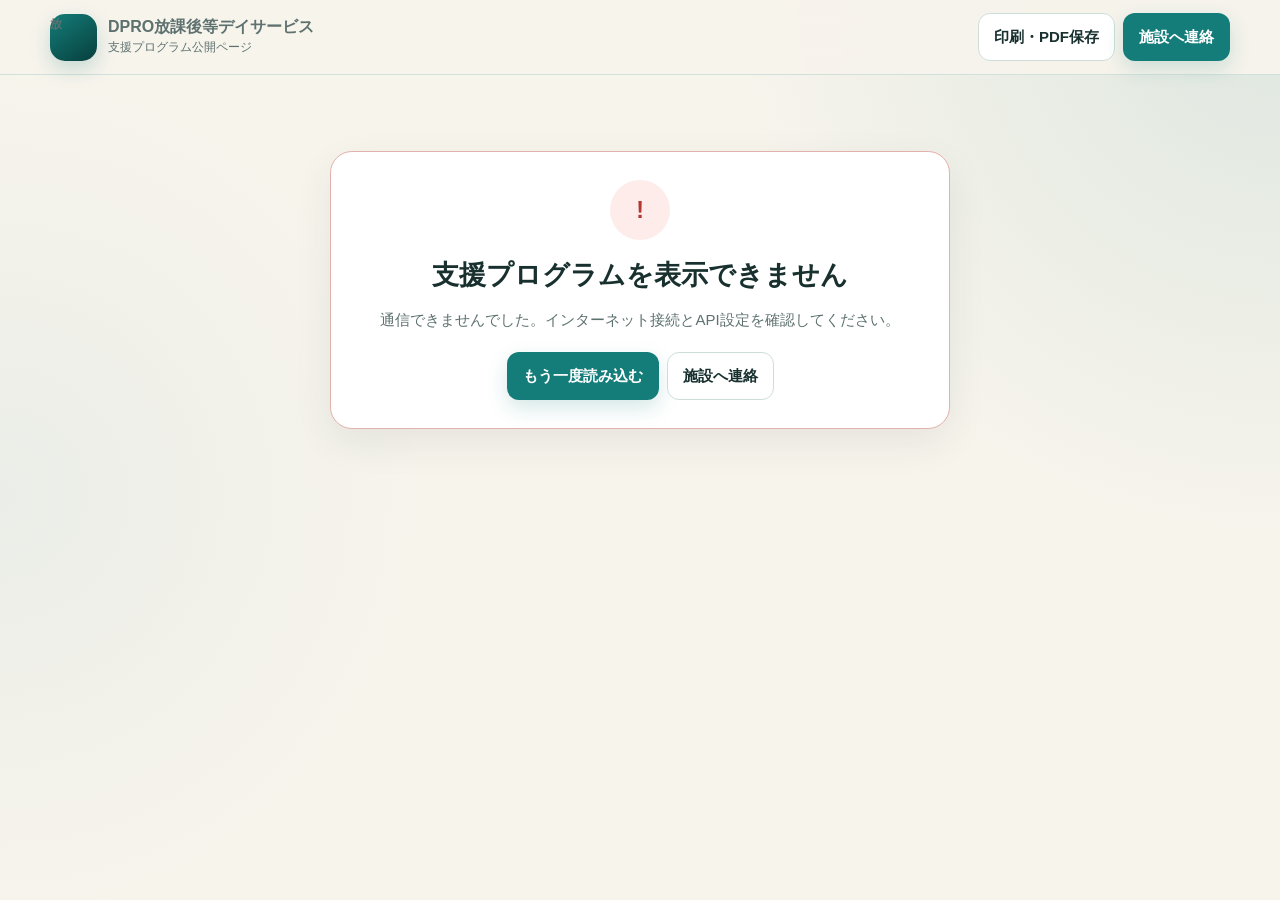
<file: support-program.html>
<!doctype html>
<html lang="ja">
<head>
  <meta charset="utf-8">
  <meta name="viewport" content="width=device-width, initial-scale=1, viewport-fit=cover">
  <meta name="theme-color" content="#0d5f5b">
  <meta name="color-scheme" content="light">
  <meta name="format-detection" content="telephone=no">
  <meta name="robots" content="index,follow">
  <meta name="description" content="DPRO放課後等デイサービスの支援方針、5領域、家族支援、移行支援、地域連携などを公開しています。">
  <title>支援プログラム｜DPRO放課後等デイサービス</title>

  <style>
    :root {
      --bg: #f7f4ec;
      --surface: #ffffff;
      --surface-soft: #edf8f7;
      --surface-blue: #eef6fb;
      --surface-warm: #fff8e8;
      --line: #cddeda;
      --line-strong: #a7c8c3;
      --text: #18312f;
      --muted: #5d716f;
      --brand: #147d79;
      --brand-dark: #0c5c59;
      --brand-deep: #073f3d;
      --brand-soft: #dff3f1;
      --blue: #2c83a5;
      --blue-soft: #e4f3f9;
      --success: #247a4c;
      --success-soft: #e7f6ed;
      --warning: #9e6108;
      --warning-soft: #fff1d5;
      --purple: #6f4ba5;
      --purple-soft: #f0eafb;
      --rose: #a65468;
      --rose-soft: #faeaf0;
      --shadow: 0 14px 38px rgba(24,49,47,.08);
      --shadow-soft: 0 7px 22px rgba(24,49,47,.05);
      --radius-xl: 25px;
      --radius-lg: 18px;
      --radius-md: 13px;
    }

    * { box-sizing: border-box; }

    html {
      scroll-behavior: smooth;
      -webkit-text-size-adjust: 100%;
    }

    body {
      margin: 0;
      min-height: 100vh;
      background:
        radial-gradient(circle at top right, rgba(20,125,121,.11), transparent 34rem),
        radial-gradient(circle at 0 55%, rgba(44,131,165,.06), transparent 27rem),
        var(--bg);
      color: var(--text);
      font-family:
        -apple-system,
        BlinkMacSystemFont,
        "Segoe UI",
        "Hiragino Sans",
        "Yu Gothic UI",
        "Yu Gothic",
        Meiryo,
        sans-serif;
      font-size: 17px;
      line-height: 1.75;
    }

    button, a { -webkit-tap-highlight-color: transparent; }
    button { font: inherit; }
    [hidden] { display: none !important; }
    a { color: inherit; }

    .site-header {
      position: sticky;
      top: 0;
      z-index: 40;
      border-bottom: 1px solid rgba(205,222,218,.88);
      background: rgba(247,244,236,.93);
      backdrop-filter: blur(12px);
    }

    .header-inner {
      width: min(1180px, calc(100% - 30px));
      min-height: 74px;
      margin: 0 auto;
      display: flex;
      align-items: center;
      justify-content: space-between;
      gap: 14px;
    }

    .brand {
      display: flex;
      align-items: center;
      gap: 11px;
      min-width: 0;
      text-decoration: none;
    }

    .brand-mark {
      display: grid;
      place-items: center;
      width: 47px;
      height: 47px;
      flex: 0 0 auto;
      border-radius: 15px;
      background: linear-gradient(145deg, var(--brand), var(--brand-deep));
      color: #fff;
      font-size: 20px;
      font-weight: 900;
      box-shadow: 0 8px 20px rgba(20,125,121,.22);
    }

    .brand strong {
      display: block;
      overflow: hidden;
      font-size: 16px;
      line-height: 1.35;
      text-overflow: ellipsis;
      white-space: nowrap;
    }

    .brand span {
      display: block;
      color: var(--muted);
      font-size: 12px;
    }

    .header-actions {
      display: flex;
      align-items: center;
      gap: 8px;
    }

    .page {
      width: min(1120px, calc(100% - 30px));
      margin: 0 auto;
      padding: 24px 0 76px;
    }

    .hero {
      overflow: hidden;
      position: relative;
      padding: clamp(25px, 5vw, 54px);
      border: 1px solid rgba(20,125,121,.18);
      border-radius: 29px;
      background:
        linear-gradient(145deg, rgba(255,255,255,.99), rgba(223,243,241,.93));
      box-shadow: var(--shadow);
    }

    .hero::after {
      content: "5";
      position: absolute;
      right: clamp(18px, 6vw, 70px);
      bottom: -88px;
      color: rgba(20,125,121,.065);
      font-size: clamp(220px, 33vw, 410px);
      line-height: 1;
      font-weight: 900;
      pointer-events: none;
    }

    .hero-content {
      position: relative;
      z-index: 1;
      max-width: 800px;
    }

    .eyebrow {
      margin: 0 0 7px;
      color: var(--brand);
      font-size: 13px;
      font-weight: 900;
      letter-spacing: .08em;
    }

    .hero h1 {
      margin: 0;
      font-size: clamp(35px, 6vw, 61px);
      line-height: 1.15;
      letter-spacing: -.035em;
    }

    .hero-lead {
      margin: 14px 0 0;
      max-width: 760px;
      color: #385552;
      font-size: clamp(16px, 2.2vw, 20px);
      font-weight: 700;
    }

    .meta-row {
      display: flex;
      flex-wrap: wrap;
      gap: 8px;
      margin-top: 21px;
    }

    .meta-pill {
      display: inline-flex;
      align-items: center;
      min-height: 38px;
      padding: 7px 12px;
      border: 1px solid rgba(20,125,121,.19);
      border-radius: 999px;
      background: rgba(255,255,255,.78);
      color: var(--brand-deep);
      font-size: 13px;
      font-weight: 900;
    }

    .section {
      margin-top: 18px;
      padding: clamp(21px, 3.6vw, 34px);
      border: 1px solid var(--line);
      border-radius: var(--radius-xl);
      background: var(--surface);
      box-shadow: var(--shadow-soft);
    }

    .section-heading {
      display: flex;
      align-items: flex-start;
      justify-content: space-between;
      gap: 15px;
      margin-bottom: 20px;
    }

    .section-number {
      display: grid;
      place-items: center;
      width: 46px;
      height: 46px;
      flex: 0 0 auto;
      border-radius: 14px;
      background: var(--brand-soft);
      color: var(--brand-dark);
      font-size: 16px;
      font-weight: 900;
    }

    .section-heading-main {
      flex: 1 1 auto;
    }

    .section-kicker {
      margin: 0 0 3px;
      color: var(--brand);
      font-size: 12px;
      font-weight: 900;
      letter-spacing: .07em;
    }

    .section h2 {
      margin: 0;
      font-size: clamp(25px, 4vw, 35px);
      line-height: 1.3;
    }

    .section-description {
      margin: 6px 0 0;
      color: var(--muted);
      font-size: 14px;
    }

    .two-column {
      display: grid;
      grid-template-columns: repeat(2, minmax(0, 1fr));
      gap: 13px;
    }

    .three-column {
      display: grid;
      grid-template-columns: repeat(3, minmax(0, 1fr));
      gap: 13px;
    }

    .statement-card {
      min-height: 180px;
      padding: 21px;
      border: 1px solid var(--line);
      border-radius: var(--radius-lg);
      background:
        linear-gradient(145deg, #fff, rgba(237,248,247,.52));
    }

    .statement-card .label {
      display: block;
      margin-bottom: 8px;
      color: var(--brand);
      font-size: 13px;
      font-weight: 900;
    }

    .statement-card p,
    .policy-box p,
    .domain-card p,
    .support-card p,
    .info-card p {
      margin: 0;
      white-space: pre-wrap;
      overflow-wrap: anywhere;
    }

    .statement-card p {
      font-size: 18px;
      font-weight: 750;
      line-height: 1.8;
    }

    .policy-box {
      padding: clamp(20px, 4vw, 32px);
      border: 1px solid #b6d7d2;
      border-radius: var(--radius-lg);
      background:
        linear-gradient(145deg, var(--brand-deep), #0e6b66);
      color: #fff;
    }

    .policy-box .label {
      display: block;
      margin-bottom: 8px;
      color: rgba(255,255,255,.7);
      font-size: 13px;
      font-weight: 900;
      letter-spacing: .06em;
    }

    .policy-box p {
      font-size: clamp(20px, 3.2vw, 28px);
      font-weight: 850;
      line-height: 1.65;
    }

    .five-domain-grid {
      display: grid;
      grid-template-columns: repeat(2, minmax(0, 1fr));
      gap: 13px;
    }

    .domain-card {
      position: relative;
      min-height: 215px;
      overflow: hidden;
      padding: 22px;
      border: 1px solid var(--line);
      border-radius: var(--radius-lg);
      background: #fff;
    }

    .domain-card:last-child {
      grid-column: 1 / -1;
    }

    .domain-card::after {
      content: attr(data-number);
      position: absolute;
      right: 15px;
      bottom: -27px;
      color: rgba(24,49,47,.05);
      font-size: 126px;
      line-height: 1;
      font-weight: 900;
    }

    .domain-icon {
      display: grid;
      place-items: center;
      width: 49px;
      height: 49px;
      margin-bottom: 14px;
      border-radius: 15px;
      font-size: 18px;
      font-weight: 900;
    }

    .domain-card h3 {
      position: relative;
      z-index: 1;
      margin: 0 0 8px;
      font-size: 22px;
    }

    .domain-card p {
      position: relative;
      z-index: 1;
      color: #415d59;
      font-size: 16px;
    }

    .domain-health .domain-icon { background: var(--success-soft); color: var(--success); }
    .domain-motor .domain-icon { background: var(--blue-soft); color: var(--blue); }
    .domain-cognition .domain-icon { background: var(--warning-soft); color: var(--warning); }
    .domain-language .domain-icon { background: var(--purple-soft); color: var(--purple); }
    .domain-relationships .domain-icon { background: var(--rose-soft); color: var(--rose); }

    .support-card {
      min-height: 190px;
      padding: 20px;
      border: 1px solid var(--line);
      border-radius: var(--radius-lg);
      background: #fff;
    }

    .support-card h3 {
      margin: 0 0 8px;
      font-size: 20px;
    }

    .support-card p {
      color: #415d59;
      font-size: 15px;
    }

    .info-grid {
      display: grid;
      grid-template-columns: minmax(0, 1.2fr) minmax(300px, .8fr);
      gap: 15px;
    }

    .info-card {
      padding: 20px;
      border: 1px solid var(--line);
      border-radius: var(--radius-lg);
      background: #fff;
    }

    .info-card h3 {
      margin: 0 0 11px;
      font-size: 21px;
    }

    .detail-list {
      display: grid;
      gap: 0;
    }

    .detail-row {
      display: grid;
      grid-template-columns: minmax(120px, .38fr) minmax(0, 1fr);
      gap: 12px;
      padding: 11px 0;
      border-bottom: 1px solid #e8efed;
    }

    .detail-row:last-child { border-bottom: 0; }

    .detail-row span {
      color: var(--muted);
      font-size: 13px;
      font-weight: 850;
    }

    .detail-row strong {
      font-size: 15px;
      overflow-wrap: anywhere;
    }

    .link-list {
      display: grid;
      gap: 8px;
      margin-top: 12px;
    }

    .public-link {
      display: flex;
      align-items: center;
      justify-content: space-between;
      gap: 10px;
      min-height: 54px;
      padding: 10px 13px;
      border: 1px solid var(--line);
      border-radius: 12px;
      background: #fff;
      color: var(--brand-dark);
      text-decoration: none;
      font-size: 14px;
      font-weight: 900;
    }

    .btn {
      display: inline-flex;
      align-items: center;
      justify-content: center;
      gap: 7px;
      min-height: 48px;
      padding: 10px 15px;
      border: 1px solid transparent;
      border-radius: 12px;
      cursor: pointer;
      text-decoration: none;
      font-size: 15px;
      font-weight: 900;
    }

    .btn:focus-visible,
    .public-link:focus-visible {
      outline: 4px solid rgba(20,125,121,.22);
      outline-offset: 2px;
    }

    .btn-primary {
      background: var(--brand);
      color: #fff;
      box-shadow: 0 8px 20px rgba(20,125,121,.18);
    }

    .btn-secondary {
      border-color: var(--line);
      background: #fff;
      color: var(--text);
    }

    .loading {
      min-height: 460px;
      display: grid;
      place-items: center;
      padding: 30px;
      text-align: center;
    }

    .spinner {
      width: 48px;
      height: 48px;
      margin: 0 auto 14px;
      border: 4px solid var(--brand-soft);
      border-top-color: var(--brand);
      border-radius: 50%;
      animation: spin .8s linear infinite;
    }

    .error-state {
      min-height: 430px;
      display: grid;
      place-items: center;
      padding: 25px;
    }

    .error-card {
      width: min(620px, 100%);
      padding: 28px;
      border: 1px solid #e3b1ad;
      border-radius: 22px;
      background: #fff;
      text-align: center;
      box-shadow: var(--shadow);
    }

    .error-icon {
      display: grid;
      place-items: center;
      width: 60px;
      height: 60px;
      margin: 0 auto 12px;
      border-radius: 50%;
      background: #fdecea;
      color: #b5362f;
      font-size: 23px;
      font-weight: 900;
    }

    .error-card h1 {
      margin: 0;
      font-size: 27px;
    }

    .error-card p {
      margin: 8px 0 0;
      color: var(--muted);
      font-size: 15px;
    }

    .footer {
      margin-top: 18px;
      padding: 25px 18px;
      border-radius: var(--radius-xl);
      background: var(--brand-deep);
      color: #fff;
    }

    .footer-inner {
      display: flex;
      align-items: center;
      justify-content: space-between;
      gap: 18px;
    }

    .footer strong {
      display: block;
      font-size: 19px;
    }

    .footer span {
      display: block;
      margin-top: 3px;
      color: rgba(255,255,255,.68);
      font-size: 13px;
    }

    .mobile-contact {
      display: none;
    }

    @keyframes spin { to { transform: rotate(360deg); } }

    @media (max-width: 760px) {
      body { font-size: 16px; }

      .header-inner,
      .page {
        width: min(100% - 22px, 1120px);
      }

      .header-actions .btn-secondary {
        display: none;
      }

      .page {
        padding-top: 12px;
        padding-bottom: 102px;
      }

      .hero {
        padding: 25px 19px 28px;
        border-radius: 22px;
      }

      .hero::after {
        right: -14px;
        bottom: -62px;
        font-size: 220px;
      }

      .section {
        padding: 20px 16px;
        border-radius: 21px;
      }

      .section-heading {
        display: grid;
        grid-template-columns: auto minmax(0,1fr);
      }

      .two-column,
      .three-column,
      .five-domain-grid,
      .info-grid {
        grid-template-columns: 1fr;
      }

      .domain-card:last-child {
        grid-column: auto;
      }

      .statement-card,
      .domain-card,
      .support-card {
        min-height: 0;
      }

      .detail-row {
        grid-template-columns: 1fr;
        gap: 3px;
      }

      .footer-inner {
        display: grid;
      }

      .mobile-contact {
        position: fixed;
        left: 11px;
        right: 11px;
        bottom: max(11px, env(safe-area-inset-bottom));
        z-index: 60;
        display: grid;
        grid-template-columns: 1fr auto;
        gap: 7px;
        padding: 7px;
        border: 1px solid rgba(205,222,218,.92);
        border-radius: 17px;
        background: rgba(255,255,255,.95);
        box-shadow: 0 13px 38px rgba(24,49,47,.17);
        backdrop-filter: blur(12px);
      }

      .mobile-contact .btn {
        min-height: 55px;
      }
    }

    @media print {
      .site-header,
      .header-actions,
      .mobile-contact,
      .footer .btn {
        display: none !important;
      }

      body {
        background: #fff;
        font-size: 12pt;
      }

      .page {
        width: 100%;
        padding: 0;
      }

      .hero,
      .section,
      .footer {
        box-shadow: none;
        break-inside: avoid;
      }

      .hero {
        border-radius: 0;
      }

      .section {
        margin-top: 10mm;
      }

      .domain-card,
      .support-card,
      .statement-card {
        break-inside: avoid;
      }
    }
  </style>

  <script src="./config.js?v=HOUKAGO-4-R7-FINAL-INTEGRATION-20260717"></script>
</head>

<body>
  <header class="site-header">
    <div class="header-inner">
      <a class="brand" href="./index.html" aria-label="施設連絡画面へ">
        <span class="brand-mark">放</span>
        <span>
          <strong id="headerFacilityName">DPRO放課後等デイサービス</strong>
          <span>支援プログラム公開ページ</span>
        </span>
      </a>

      <div class="header-actions">
        <button class="btn btn-secondary" id="printButton" type="button">印刷・PDF保存</button>
        <a class="btn btn-primary" id="headerContactLink" href="./index.html">施設へ連絡</a>
      </div>
    </div>
  </header>

  <main>
    <section class="loading" id="loadingView">
      <div>
        <div class="spinner" aria-hidden="true"></div>
        <strong>支援プログラムを読み込んでいます</strong>
        <div style="margin-top:5px;color:var(--muted);font-size:14px;">公開情報を確認しています。</div>
      </div>
    </section>

    <section class="error-state" id="errorView" hidden>
      <div class="error-card">
        <div class="error-icon">!</div>
        <h1 id="errorTitle">支援プログラムを表示できません</h1>
        <p id="errorMessage">公開状態または通信状況をご確認ください。</p>
        <div style="display:flex;flex-wrap:wrap;justify-content:center;gap:8px;margin-top:18px;">
          <button class="btn btn-primary" id="retryButton" type="button">もう一度読み込む</button>
          <a class="btn btn-secondary" href="./index.html">施設へ連絡</a>
        </div>
      </div>
    </section>

    <div class="page" id="contentView" hidden>
      <section class="hero">
        <div class="hero-content">
          <p class="eyebrow">PUBLIC SUPPORT PROGRAM</p>
          <h1 id="programTitle">支援プログラム</h1>
          <p class="hero-lead" id="heroPolicy"></p>

          <div class="meta-row">
            <span class="meta-pill" id="preparedDatePill">作成日 ―</span>
            <span class="meta-pill" id="versionPill">Version ―</span>
            <span class="meta-pill" id="transportPill">送迎対応 ―</span>
          </div>
        </div>
      </section>

      <section class="section">
        <div class="section-heading">
          <span class="section-number">01</span>
          <div class="section-heading-main">
            <p class="section-kicker">PHILOSOPHY</p>
            <h2>私たちが大切にしていること</h2>
            <p class="section-description">法人と事業所の理念を、日々の支援の土台とします。</p>
          </div>
        </div>

        <div class="two-column">
          <article class="statement-card">
            <span class="label">法人理念</span>
            <p id="corporationPhilosophy"></p>
          </article>

          <article class="statement-card">
            <span class="label">事業所理念</span>
            <p id="facilityPhilosophy"></p>
          </article>
        </div>
      </section>

      <section class="section">
        <div class="section-heading">
          <span class="section-number">02</span>
          <div class="section-heading-main">
            <p class="section-kicker">SUPPORT POLICY</p>
            <h2>支援方針</h2>
            <p class="section-description">本人の意思と得意なことを尊重し、領域を横断して支援します。</p>
          </div>
        </div>

        <div class="policy-box">
          <span class="label">基本方針</span>
          <p id="supportPolicy"></p>
        </div>
      </section>

      <section class="section">
        <div class="section-heading">
          <span class="section-number">03</span>
          <div class="section-heading-main">
            <p class="section-kicker">FIVE SUPPORT DOMAINS</p>
            <h2>5領域を関連づけた支援</h2>
            <p class="section-description">一つの活動を一つの領域だけで捉えず、子どもの生活全体につなげます。</p>
          </div>
        </div>

        <div class="five-domain-grid">
          <article class="domain-card domain-health" data-number="1">
            <span class="domain-icon">健</span>
            <h3>健康・生活</h3>
            <p id="healthLife"></p>
          </article>

          <article class="domain-card domain-motor" data-number="2">
            <span class="domain-icon">運</span>
            <h3>運動・感覚</h3>
            <p id="motorSensory"></p>
          </article>

          <article class="domain-card domain-cognition" data-number="3">
            <span class="domain-icon">認</span>
            <h3>認知・行動</h3>
            <p id="cognitionBehavior"></p>
          </article>

          <article class="domain-card domain-language" data-number="4">
            <span class="domain-icon">言</span>
            <h3>言語・コミュニケーション</h3>
            <p id="languageCommunication"></p>
          </article>

          <article class="domain-card domain-relationships" data-number="5">
            <span class="domain-icon">社</span>
            <h3>人間関係・社会性</h3>
            <p id="relationshipsSocial"></p>
          </article>
        </div>
      </section>

      <section class="section">
        <div class="section-heading">
          <span class="section-number">04</span>
          <div class="section-heading-main">
            <p class="section-kicker">CONNECTED SUPPORT</p>
            <h2>家庭・学校・地域とつながる支援</h2>
            <p class="section-description">施設内だけで完結せず、生活の場をつなぐ支援を行います。</p>
          </div>
        </div>

        <div class="three-column">
          <article class="support-card">
            <h3>家族支援</h3>
            <p id="familySupport"></p>
          </article>

          <article class="support-card">
            <h3>移行支援</h3>
            <p id="transitionSupport"></p>
          </article>

          <article class="support-card">
            <h3>地域支援・地域連携</h3>
            <p id="communitySupport"></p>
          </article>
        </div>
      </section>

      <section class="section">
        <div class="section-heading">
          <span class="section-number">05</span>
          <div class="section-heading-main">
            <p class="section-kicker">QUALITY & ACTIVITIES</p>
            <h2>支援の質と主な活動</h2>
            <p class="section-description">職員研修と日々の活動を通して、支援の質を高めます。</p>
          </div>
        </div>

        <div class="two-column">
          <article class="support-card">
            <h3>職員の質の向上</h3>
            <p id="staffDevelopment"></p>
          </article>

          <article class="support-card">
            <h3>主な行事・活動</h3>
            <p id="mainEvents"></p>
          </article>
        </div>
      </section>

      <section class="section">
        <div class="section-heading">
          <span class="section-number">06</span>
          <div class="section-heading-main">
            <p class="section-kicker">FACILITY INFORMATION</p>
            <h2>施設情報・公開資料</h2>
            <p class="section-description">利用時間や連絡先、関連する公開資料をご案内します。</p>
          </div>
        </div>

        <div class="info-grid">
          <article class="info-card">
            <h3 id="facilityName">施設情報</h3>
            <div class="detail-list">
              <div class="detail-row">
                <span>法人名</span>
                <strong id="corporationName">―</strong>
              </div>
              <div class="detail-row">
                <span>営業時間・提供時間</span>
                <strong id="businessHours">―</strong>
              </div>
              <div class="detail-row">
                <span>送迎</span>
                <strong id="transportDetail">―</strong>
              </div>
              <div class="detail-row">
                <span>住所</span>
                <strong id="facilityAddress">―</strong>
              </div>
              <div class="detail-row">
                <span>電話番号</span>
                <strong><a id="facilityPhoneLink" href="#">―</a></strong>
              </div>
              <div class="detail-row">
                <span>公開日</span>
                <strong id="publishedDate">―</strong>
              </div>
            </div>
          </article>

          <article class="info-card">
            <h3>公開資料</h3>
            <p style="color:var(--muted);font-size:14px;">自己評価結果など、施設が公開設定した資料を表示します。</p>
            <div class="link-list" id="publicLinkList"></div>
          </article>
        </div>
      </section>

      <footer class="footer">
        <div class="footer-inner">
          <div>
            <strong id="footerFacilityName">DPRO放課後等デイサービス</strong>
            <span>支援内容や利用については、施設までお問い合わせください。</span>
          </div>
          <a class="btn btn-primary" id="footerContactLink" href="./index.html">施設へ連絡する</a>
        </div>
      </footer>
    </div>
  </main>

  <div class="mobile-contact" id="mobileContact" hidden>
    <a class="btn btn-primary" href="./index.html">施設へ連絡</a>
    <button class="btn btn-secondary" id="mobilePrintButton" type="button">印刷</button>
  </div>

  <script>
    (function startPublicSupportProgram() {
      "use strict";

      const PAGE_VERSION =
        "HOUKAGO-10-PUBLIC-SUPPORT-PROGRAM-COMPLETE-20260717";

      const CONFIG =
        window.DPRO_HOUKAGO_CONFIG ||
        window.DPRO_HOUKAGO ||
        null;

      const $ = (selector) =>
        document.querySelector(selector);

      const elements = {
        loadingView: $("#loadingView"),
        errorView: $("#errorView"),
        errorTitle: $("#errorTitle"),
        errorMessage: $("#errorMessage"),
        retryButton: $("#retryButton"),
        contentView: $("#contentView"),
        mobileContact: $("#mobileContact"),

        headerFacilityName: $("#headerFacilityName"),
        programTitle: $("#programTitle"),
        heroPolicy: $("#heroPolicy"),
        preparedDatePill: $("#preparedDatePill"),
        versionPill: $("#versionPill"),
        transportPill: $("#transportPill"),

        corporationPhilosophy: $("#corporationPhilosophy"),
        facilityPhilosophy: $("#facilityPhilosophy"),
        supportPolicy: $("#supportPolicy"),

        healthLife: $("#healthLife"),
        motorSensory: $("#motorSensory"),
        cognitionBehavior: $("#cognitionBehavior"),
        languageCommunication: $("#languageCommunication"),
        relationshipsSocial: $("#relationshipsSocial"),

        familySupport: $("#familySupport"),
        transitionSupport: $("#transitionSupport"),
        communitySupport: $("#communitySupport"),
        staffDevelopment: $("#staffDevelopment"),
        mainEvents: $("#mainEvents"),

        facilityName: $("#facilityName"),
        corporationName: $("#corporationName"),
        businessHours: $("#businessHours"),
        transportDetail: $("#transportDetail"),
        facilityAddress: $("#facilityAddress"),
        facilityPhoneLink: $("#facilityPhoneLink"),
        publishedDate: $("#publishedDate"),
        publicLinkList: $("#publicLinkList"),
        footerFacilityName: $("#footerFacilityName"),

        printButton: $("#printButton"),
        mobilePrintButton: $("#mobilePrintButton"),
      };

      function requiredConfig() {
        if (!CONFIG) {
          throw new Error(
            "共通設定ファイルを読み込めませんでした。"
          );
        }

        return CONFIG;
      }

      function safeText(value, fallback = "記載準備中") {
        const text = String(value ?? "").trim();
        return text || fallback;
      }

      function escapeHtml(value) {
        return CONFIG?.utils?.escapeHtml
          ? CONFIG.utils.escapeHtml(value)
          : String(value ?? "")
              .replace(/&/g, "&amp;")
              .replace(/</g, "&lt;")
              .replace(/>/g, "&gt;")
              .replace(/"/g, "&quot;")
              .replace(/'/g, "&#039;");
      }

      function formatDate(value) {
        if (!value) return "―";

        try {
          return CONFIG.utils.formatDate(
            value,
            { weekday: "short" }
          );
        } catch {
          return String(value);
        }
      }

      function formatDateTime(value) {
        if (!value) return "―";

        try {
          return CONFIG.utils.formatDateTime(value);
        } catch {
          return String(value);
        }
      }

      function normalizePublicLinks(value) {
        let source = value;

        if (typeof source === "string") {
          try {
            source = JSON.parse(source);
          } catch {
            source = [];
          }
        }

        if (!Array.isArray(source)) {
          return [];
        }

        return source
          .map((item, index) => {
            if (typeof item === "string") {
              return {
                title: `関連資料 ${index + 1}`,
                url: item,
              };
            }

            if (
              item &&
              typeof item === "object"
            ) {
              return {
                title:
                  String(
                    item.title ||
                    item.label ||
                    `関連資料 ${index + 1}`
                  ),
                url: String(
                  item.url ||
                  item.href ||
                  ""
                ),
              };
            }

            return null;
          })
          .filter(Boolean)
          .filter((item) => isSafeHttpUrl(item.url));
      }

      function isSafeHttpUrl(value) {
        try {
          const url = new URL(value);
          return (
            url.protocol === "https:" ||
            url.protocol === "http:"
          );
        } catch {
          return false;
        }
      }

      function setText(element, value, fallback) {
        element.textContent =
          safeText(value, fallback);
      }

      function showLoading() {
        elements.loadingView.hidden = false;
        elements.errorView.hidden = true;
        elements.contentView.hidden = true;
        elements.mobileContact.hidden = true;
      }

      function showError(error) {
        elements.loadingView.hidden = true;
        elements.errorView.hidden = false;
        elements.contentView.hidden = true;
        elements.mobileContact.hidden = true;

        const status = Number(error?.status || 0);
        const code = String(error?.code || "");

        if (
          status === 404 ||
          code === "not_published"
        ) {
          elements.errorTitle.textContent =
            "支援プログラムは現在準備中です";
          elements.errorMessage.textContent =
            "公開準備が整うまで、施設へお問い合わせください。";
          return;
        }

        elements.errorTitle.textContent =
          "支援プログラムを表示できません";
        elements.errorMessage.textContent =
          error?.message ||
          "通信状況をご確認のうえ、もう一度お試しください。";
      }

      function showContent() {
        elements.loadingView.hidden = true;
        elements.errorView.hidden = true;
        elements.contentView.hidden = false;
        elements.mobileContact.hidden = false;
      }

      function render(data) {
        const facility = data?.facility || {};
        const program =
          data?.support_program || {};

        const facilityName =
          safeText(
            facility.facility_name,
            CONFIG.APP.facilityName
          );

        document.title =
          `${safeText(program.title, "支援プログラム")}｜${facilityName}`;

        elements.headerFacilityName.textContent =
          facilityName;
        elements.footerFacilityName.textContent =
          facilityName;
        elements.facilityName.textContent =
          facilityName;

        setText(
          elements.programTitle,
          program.title,
          `${facilityName} 支援プログラム`
        );

        setText(
          elements.heroPolicy,
          program.support_policy,
          "一人ひとりの意思と得意なことを大切にし、5領域を関連づけた支援を行います。"
        );

        elements.preparedDatePill.textContent =
          `作成日 ${formatDate(program.prepared_date)}`;
        elements.versionPill.textContent =
          `Version ${Number(program.version_number || 1)}`;
        elements.transportPill.textContent =
          program.transport_available === false
            ? "送迎対応 なし"
            : "送迎対応 あり";

        setText(
          elements.corporationPhilosophy,
          program.corporation_philosophy
        );
        setText(
          elements.facilityPhilosophy,
          program.facility_philosophy
        );
        setText(
          elements.supportPolicy,
          program.support_policy
        );

        setText(
          elements.healthLife,
          program.health_life
        );
        setText(
          elements.motorSensory,
          program.motor_sensory
        );
        setText(
          elements.cognitionBehavior,
          program.cognition_behavior
        );
        setText(
          elements.languageCommunication,
          program.language_communication
        );
        setText(
          elements.relationshipsSocial,
          program.relationships_social
        );

        setText(
          elements.familySupport,
          program.family_support
        );
        setText(
          elements.transitionSupport,
          program.transition_support
        );
        setText(
          elements.communitySupport,
          program.community_support
        );
        setText(
          elements.staffDevelopment,
          program.staff_development
        );
        setText(
          elements.mainEvents,
          program.main_events
        );

        setText(
          elements.corporationName,
          facility.corporation_name
        );
        setText(
          elements.businessHours,
          program.business_hours_note,
          "施設へお問い合わせください。"
        );

        elements.transportDetail.textContent =
          program.transport_available === false
            ? "送迎対応なし"
            : "送迎対応あり（詳細は施設へご確認ください）";

        const address = [
          facility.postal_code
            ? `〒${facility.postal_code}`
            : "",
          facility.address || "",
        ]
          .filter(Boolean)
          .join(" ");

        setText(
          elements.facilityAddress,
          address,
          "施設へお問い合わせください。"
        );

        const phone =
          String(facility.phone || "").trim();

        elements.facilityPhoneLink.textContent =
          phone || "施設へお問い合わせください。";

        if (phone) {
          elements.facilityPhoneLink.href =
            `tel:${CONFIG.utils.normalizePhone(phone)}`;
        } else {
          elements.facilityPhoneLink.removeAttribute("href");
        }

        elements.publishedDate.textContent =
          program.published_at
            ? formatDateTime(program.published_at)
            : formatDate(program.prepared_date);

        renderPublicLinks(program);
        showContent();
      }

      function renderPublicLinks(program) {
        const links = [];

        if (
          isSafeHttpUrl(
            program.self_evaluation_url
          )
        ) {
          links.push({
            title: "自己評価結果",
            url: program.self_evaluation_url,
          });
        }

        links.push(
          ...normalizePublicLinks(
            program.other_public_links
          )
        );

        if (!links.length) {
          elements.publicLinkList.innerHTML = `
            <div style="padding:15px;border:1px dashed var(--line-strong);border-radius:12px;color:var(--muted);font-size:14px;">
              現在公開中の追加資料はありません。
            </div>
          `;
          return;
        }

        elements.publicLinkList.innerHTML =
          links
            .map(
              (item) => `
                <a
                  class="public-link"
                  href="${escapeHtml(item.url)}"
                  target="_blank"
                  rel="noopener noreferrer"
                >
                  <span>${escapeHtml(item.title)}</span>
                  <span aria-hidden="true">↗</span>
                </a>
              `
            )
            .join("");
      }

      async function loadProgram() {
        showLoading();

        try {
          requiredConfig();

          const data =
            await CONFIG.API.publicSupportProgram();

          if (
            data?.ok !== true ||
            !data?.support_program
          ) {
            throw new Error(
              "公開情報を確認できませんでした。"
            );
          }

          render(data);
        } catch (error) {
          showError(error);
        }
      }

      function printPage() {
        window.print();
      }

      elements.retryButton.addEventListener(
        "click",
        loadProgram
      );

      elements.printButton.addEventListener(
        "click",
        printPage
      );

      elements.mobilePrintButton.addEventListener(
        "click",
        printPage
      );

      loadProgram();
    })();
  </script>
</body>
</html>
</file>
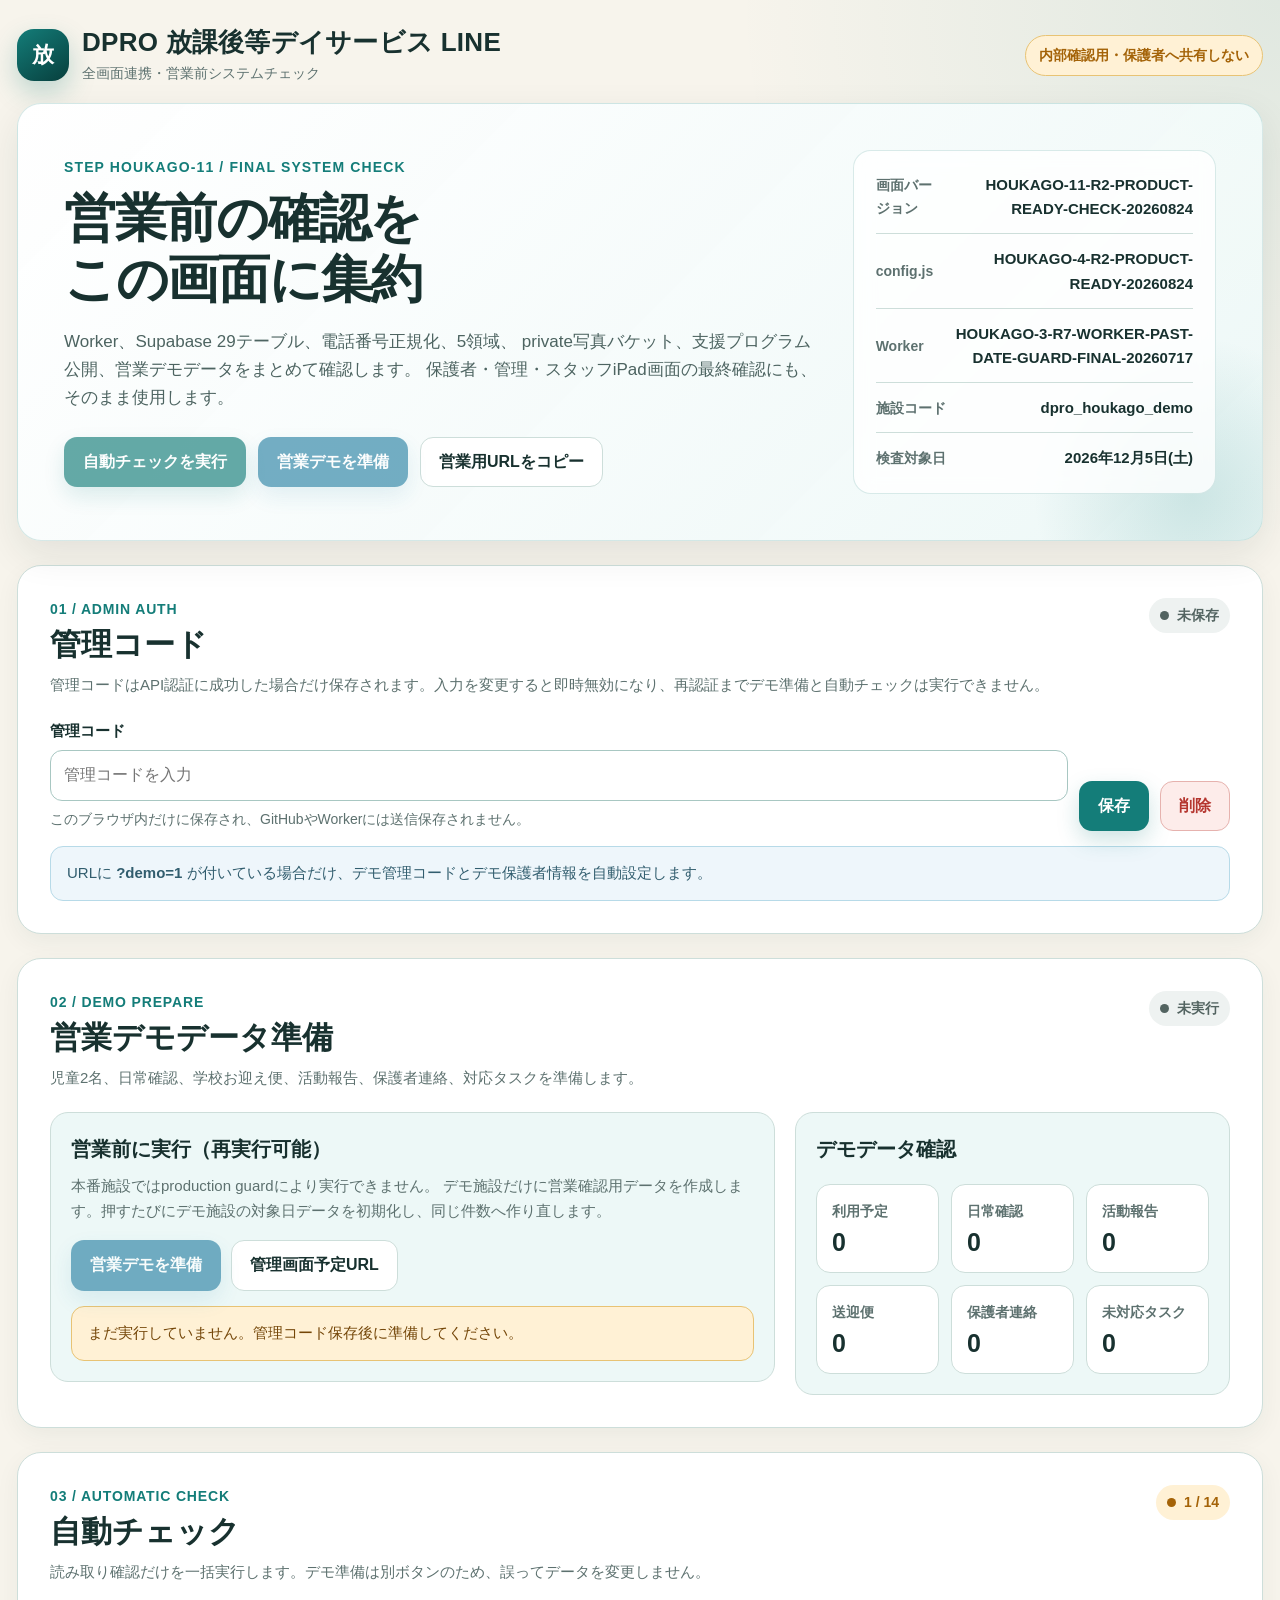
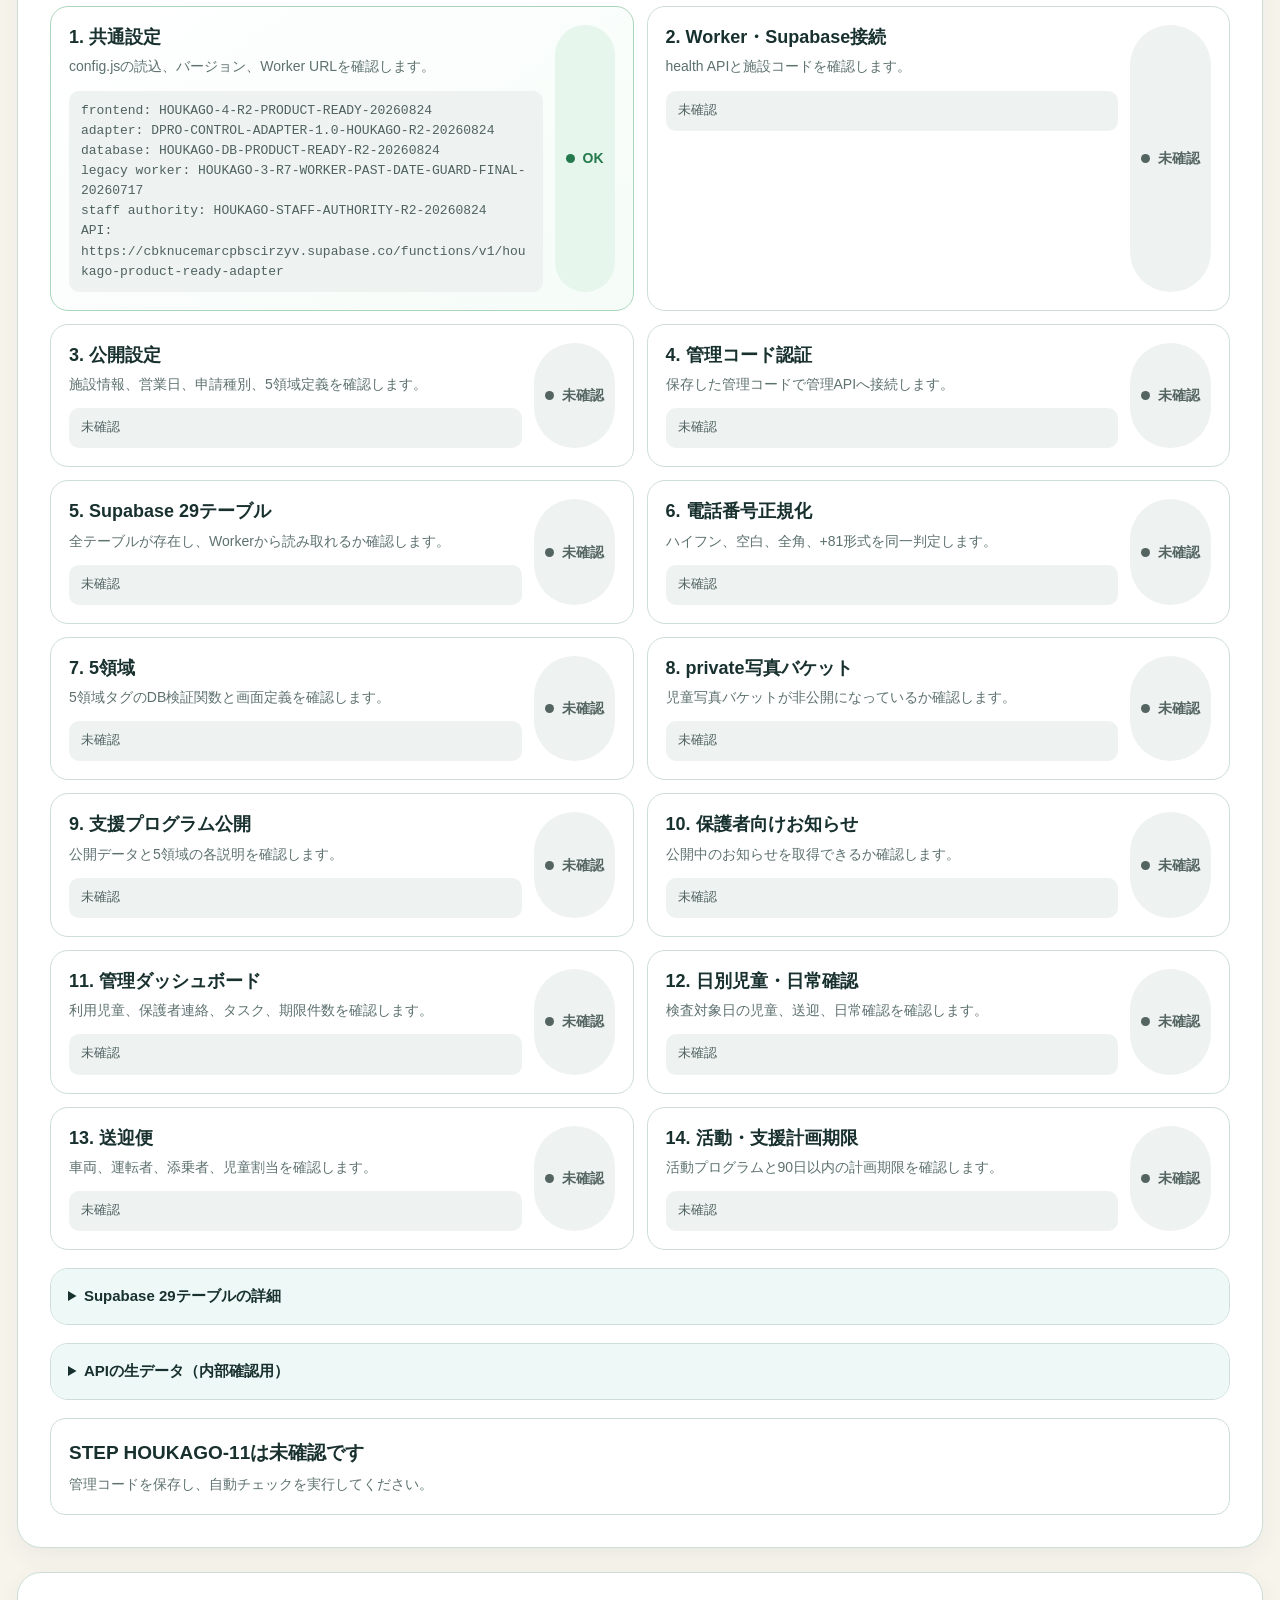
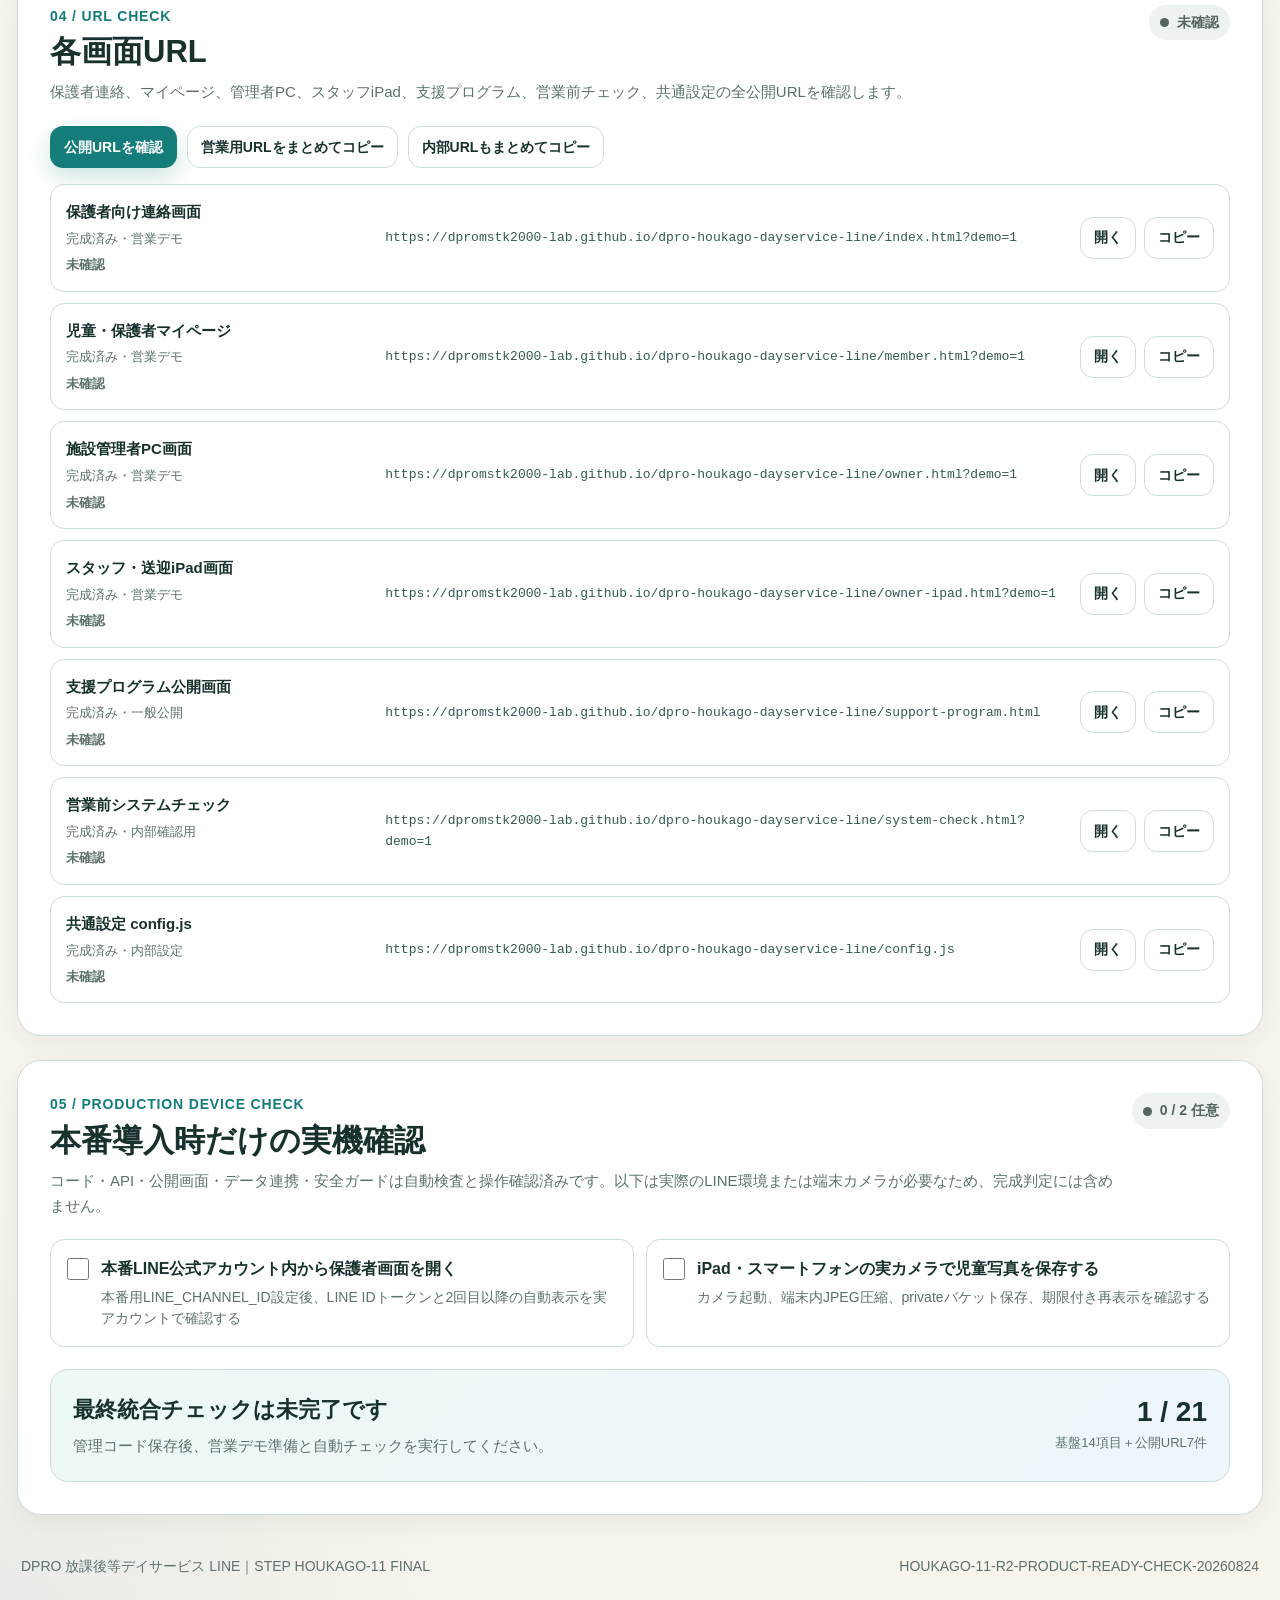
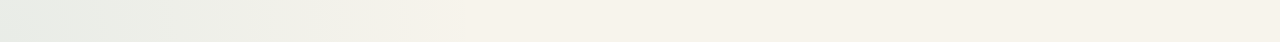
<file: system-check.html>
<!doctype html>
<html lang="ja">
<head>
  <meta charset="utf-8">
  <meta name="viewport" content="width=device-width, initial-scale=1, viewport-fit=cover">
  <meta name="color-scheme" content="light">
  <meta name="theme-color" content="#147d79">
  <meta name="robots" content="noindex,nofollow">
  <title>DPRO 放課後等デイサービス LINE｜営業前システムチェック</title>

  <style>
    :root {
      --bg: #f7f4ec;
      --surface: #ffffff;
      --surface-soft: #edf8f7;
      --surface-blue: #eef6fb;
      --surface-warm: #fff8e8;
      --line: #cddeda;
      --line-strong: #a8c7c2;
      --text: #18312f;
      --muted: #5d716f;
      --brand: #147d79;
      --brand-dark: #0c5c59;
      --brand-deep: #073f3d;
      --brand-soft: #dff3f1;
      --blue: #2c83a5;
      --blue-soft: #e4f3f9;
      --success: #247a4c;
      --success-soft: #e7f6ed;
      --warning: #a46308;
      --warning-soft: #fff1d5;
      --danger: #b5362f;
      --danger-soft: #fdecea;
      --purple: #6f4ba5;
      --purple-soft: #f0eafb;
      --gray-soft: #eef2f1;
      --shadow: 0 14px 38px rgba(24, 49, 47, .09);
      --shadow-soft: 0 8px 25px rgba(24, 49, 47, .055);
      --radius-xl: 24px;
      --radius-lg: 18px;
      --radius-md: 14px;
      --radius-sm: 10px;
    }

    * {
      box-sizing: border-box;
    }

    html {
      scroll-behavior: smooth;
      -webkit-text-size-adjust: 100%;
    }

    body {
      margin: 0;
      min-height: 100vh;
      background:
        radial-gradient(circle at top right, rgba(20, 125, 121, .10), transparent 34rem),
        radial-gradient(circle at bottom left, rgba(44, 131, 165, .07), transparent 30rem),
        var(--bg);
      color: var(--text);
      font-family:
        -apple-system,
        BlinkMacSystemFont,
        "Segoe UI",
        "Hiragino Sans",
        "Yu Gothic UI",
        "Yu Gothic",
        Meiryo,
        sans-serif;
      font-size: 17px;
      line-height: 1.65;
    }

    button,
    input,
    select,
    textarea {
      font: inherit;
    }

    button,
    a,
    input {
      -webkit-tap-highlight-color: transparent;
    }

    a {
      color: inherit;
    }

    .page-shell {
      width: min(1380px, calc(100% - 34px));
      margin: 0 auto;
      padding: 26px 0 64px;
    }

    .topbar {
      display: flex;
      align-items: center;
      justify-content: space-between;
      gap: 18px;
      margin-bottom: 18px;
    }

    .brand {
      display: flex;
      align-items: center;
      gap: 13px;
      min-width: 0;
    }

    .brand-mark {
      display: grid;
      place-items: center;
      width: 52px;
      height: 52px;
      flex: 0 0 auto;
      border-radius: 17px;
      background: linear-gradient(145deg, var(--brand), var(--brand-deep));
      color: #fff;
      font-size: 22px;
      font-weight: 900;
      box-shadow: 0 11px 26px rgba(20, 125, 121, .25);
    }

    .brand-name {
      margin: 0;
      font-size: clamp(19px, 2.1vw, 26px);
      line-height: 1.25;
      letter-spacing: .01em;
    }

    .brand-sub {
      margin: 3px 0 0;
      color: var(--muted);
      font-size: 14px;
    }

    .internal-badge {
      display: inline-flex;
      align-items: center;
      gap: 8px;
      flex: 0 0 auto;
      min-height: 40px;
      padding: 8px 13px;
      border: 1px solid #e8c374;
      border-radius: 999px;
      background: var(--warning-soft);
      color: var(--warning);
      font-size: 14px;
      font-weight: 900;
      white-space: nowrap;
    }

    .hero {
      position: relative;
      overflow: hidden;
      padding: clamp(26px, 4vw, 46px);
      border: 1px solid rgba(20, 125, 121, .17);
      border-radius: var(--radius-xl);
      background:
        linear-gradient(135deg, rgba(255,255,255,.98), rgba(237,248,247,.96));
      box-shadow: var(--shadow);
    }

    .hero::after {
      content: "";
      position: absolute;
      right: -95px;
      bottom: -120px;
      width: 330px;
      height: 330px;
      border-radius: 50%;
      background: radial-gradient(circle, rgba(20, 125, 121, .16), transparent 68%);
      pointer-events: none;
    }

    .hero-grid {
      position: relative;
      z-index: 1;
      display: grid;
      grid-template-columns: minmax(0, 1.35fr) minmax(310px, .65fr);
      gap: 34px;
      align-items: center;
    }

    .eyebrow {
      margin: 0 0 9px;
      color: var(--brand);
      font-size: 14px;
      font-weight: 900;
      letter-spacing: .08em;
    }

    .hero h1 {
      margin: 0;
      font-size: clamp(31px, 4.4vw, 52px);
      line-height: 1.18;
      letter-spacing: -.025em;
    }

    .hero-copy {
      max-width: 790px;
      margin: 17px 0 0;
      color: #4d6461;
      font-size: 17px;
    }

    .hero-actions {
      display: flex;
      flex-wrap: wrap;
      gap: 12px;
      margin-top: 25px;
    }

    .hero-summary {
      display: grid;
      gap: 13px;
      padding: 22px;
      border: 1px solid rgba(20, 125, 121, .16);
      border-radius: var(--radius-lg);
      background: rgba(255,255,255,.82);
      backdrop-filter: blur(10px);
    }

    .summary-row {
      display: flex;
      align-items: center;
      justify-content: space-between;
      gap: 13px;
      padding-bottom: 11px;
      border-bottom: 1px solid var(--line);
    }

    .summary-row:last-child {
      padding-bottom: 0;
      border-bottom: 0;
    }

    .summary-label {
      color: var(--muted);
      font-size: 14px;
      font-weight: 750;
    }

    .summary-value {
      min-width: 0;
      text-align: right;
      font-size: 15px;
      font-weight: 900;
      overflow-wrap: anywhere;
    }

    .btn {
      display: inline-flex;
      align-items: center;
      justify-content: center;
      gap: 8px;
      min-height: 50px;
      padding: 11px 18px;
      border: 1px solid transparent;
      border-radius: 13px;
      cursor: pointer;
      text-decoration: none;
      font-size: 16px;
      font-weight: 850;
      transition:
        transform .14s ease,
        box-shadow .14s ease,
        background .14s ease,
        border-color .14s ease,
        opacity .14s ease;
    }

    .btn:hover {
      transform: translateY(-1px);
    }

    .btn:focus-visible,
    .input:focus-visible {
      outline: 3px solid rgba(20, 125, 121, .28);
      outline-offset: 2px;
    }

    .btn:disabled {
      cursor: wait;
      opacity: .65;
      transform: none;
    }

    .btn-primary {
      background: var(--brand);
      color: #fff;
      box-shadow: 0 9px 22px rgba(20, 125, 121, .21);
    }

    .btn-primary:hover {
      background: var(--brand-dark);
    }

    .btn-secondary {
      border-color: var(--line);
      background: #fff;
      color: var(--text);
    }

    .btn-secondary:hover {
      border-color: var(--line-strong);
      background: #fbfdfd;
    }

    .btn-blue {
      background: var(--blue);
      color: #fff;
      box-shadow: 0 9px 22px rgba(44, 131, 165, .18);
    }

    .btn-warning {
      border-color: #e8c374;
      background: var(--warning-soft);
      color: var(--warning);
    }

    .btn-danger {
      border-color: #e6b2ae;
      background: var(--danger-soft);
      color: var(--danger);
    }

    .btn-small {
      min-height: 42px;
      padding: 8px 13px;
      font-size: 14px;
    }

    .section {
      margin-top: 24px;
      padding: clamp(22px, 3vw, 32px);
      border: 1px solid var(--line);
      border-radius: var(--radius-xl);
      background: var(--surface);
      box-shadow: var(--shadow-soft);
    }

    .section-heading {
      display: flex;
      align-items: flex-start;
      justify-content: space-between;
      gap: 18px;
      margin-bottom: 21px;
    }

    .section-title-wrap {
      min-width: 0;
    }

    .section-kicker {
      margin: 0 0 4px;
      color: var(--brand);
      font-size: 14px;
      font-weight: 900;
      letter-spacing: .06em;
    }

    .section h2 {
      margin: 0;
      font-size: clamp(23px, 2.7vw, 31px);
      line-height: 1.3;
    }

    .section-description {
      margin: 8px 0 0;
      color: var(--muted);
      font-size: 15px;
    }

    .status-pill {
      display: inline-flex;
      align-items: center;
      justify-content: center;
      gap: 8px;
      min-height: 35px;
      padding: 6px 11px;
      border-radius: 999px;
      font-size: 14px;
      font-weight: 900;
      white-space: nowrap;
    }

    .status-neutral {
      background: var(--gray-soft);
      color: #536461;
    }

    .status-running {
      background: var(--blue-soft);
      color: var(--blue);
    }

    .status-ok {
      background: var(--success-soft);
      color: var(--success);
    }

    .status-warning {
      background: var(--warning-soft);
      color: var(--warning);
    }

    .status-error {
      background: var(--danger-soft);
      color: var(--danger);
    }

    .status-dot {
      width: 9px;
      height: 9px;
      border-radius: 50%;
      background: currentColor;
    }

    .auth-grid {
      display: grid;
      grid-template-columns: minmax(220px, 1fr) auto auto;
      gap: 11px;
      align-items: end;
    }

    .field {
      display: grid;
      gap: 7px;
    }

    .field label {
      font-size: 15px;
      font-weight: 850;
    }

    .field-help {
      margin: 0;
      color: var(--muted);
      font-size: 14px;
    }

    .input {
      width: 100%;
      min-height: 50px;
      padding: 11px 13px;
      border: 1px solid var(--line-strong);
      border-radius: 12px;
      background: #fff;
      color: var(--text);
      font-size: 16px;
    }

    .notice {
      margin-top: 15px;
      padding: 14px 16px;
      border-radius: 13px;
      font-size: 15px;
    }

    .notice-info {
      border: 1px solid #b7dae8;
      background: var(--surface-blue);
      color: #315d6e;
    }

    .notice-warning {
      border: 1px solid #e8c374;
      background: var(--warning-soft);
      color: #744608;
    }

    .demo-grid {
      display: grid;
      grid-template-columns: minmax(0, 1.25fr) minmax(280px, .75fr);
      gap: 20px;
      align-items: start;
    }

    .demo-panel {
      padding: 20px;
      border: 1px solid var(--line);
      border-radius: var(--radius-lg);
      background: var(--surface-soft);
    }

    .demo-panel h3 {
      margin: 0;
      font-size: 20px;
    }

    .demo-panel p {
      margin: 8px 0 0;
      color: var(--muted);
      font-size: 15px;
    }

    .demo-actions {
      display: flex;
      flex-wrap: wrap;
      gap: 10px;
      margin-top: 17px;
    }

    .metrics {
      display: grid;
      grid-template-columns: repeat(3, minmax(0, 1fr));
      gap: 12px;
      margin-top: 18px;
    }

    .metric {
      padding: 15px;
      border: 1px solid var(--line);
      border-radius: 14px;
      background: #fff;
    }

    .metric-label {
      color: var(--muted);
      font-size: 14px;
      font-weight: 750;
    }

    .metric-value {
      margin-top: 4px;
      font-size: 25px;
      font-weight: 900;
      line-height: 1.2;
    }

    .check-grid {
      display: grid;
      grid-template-columns: repeat(2, minmax(0, 1fr));
      gap: 13px;
    }

    .check-card {
      display: grid;
      grid-template-columns: minmax(0, 1fr) auto;
      gap: 12px;
      min-height: 138px;
      padding: 18px;
      border: 1px solid var(--line);
      border-radius: var(--radius-lg);
      background: #fff;
    }

    .check-card h3 {
      margin: 0;
      font-size: 18px;
      line-height: 1.35;
    }

    .check-description {
      margin: 6px 0 0;
      color: var(--muted);
      font-size: 14px;
    }

    .check-result {
      margin: 12px 0 0;
      padding: 10px 12px;
      border-radius: 10px;
      background: var(--gray-soft);
      color: #4f6260;
      font-family: ui-monospace, SFMono-Regular, Menlo, Consolas, monospace;
      font-size: 13px;
      line-height: 1.55;
      white-space: pre-wrap;
      overflow-wrap: anywhere;
    }

    .check-card[data-state="ok"] {
      border-color: #acd6bc;
      background: linear-gradient(145deg, #fff, #f5fcf8);
    }

    .check-card[data-state="warning"] {
      border-color: #e6ca91;
      background: linear-gradient(145deg, #fff, #fffaf0);
    }

    .check-card[data-state="error"] {
      border-color: #e4b3af;
      background: linear-gradient(145deg, #fff, #fff7f6);
    }

    .details-box {
      margin-top: 18px;
      border: 1px solid var(--line);
      border-radius: var(--radius-lg);
      overflow: hidden;
    }

    .details-box summary {
      cursor: pointer;
      padding: 15px 17px;
      background: var(--surface-soft);
      font-weight: 850;
      font-size: 15px;
    }

    .details-content {
      padding: 17px;
      background: #fff;
    }

    .table-list {
      display: grid;
      grid-template-columns: repeat(3, minmax(0, 1fr));
      gap: 9px;
    }

    .table-item {
      display: flex;
      align-items: center;
      justify-content: space-between;
      gap: 9px;
      padding: 10px 11px;
      border: 1px solid var(--line);
      border-radius: 10px;
      font-size: 13px;
      overflow-wrap: anywhere;
    }

    .table-item strong {
      font-size: 14px;
    }

    .url-toolbar {
      display: flex;
      flex-wrap: wrap;
      gap: 10px;
      margin-bottom: 16px;
    }

    .url-list {
      display: grid;
      gap: 11px;
    }

    .url-item {
      display: grid;
      grid-template-columns: minmax(190px, .62fr) minmax(0, 1.38fr) auto;
      gap: 13px;
      align-items: center;
      padding: 15px;
      border: 1px solid var(--line);
      border-radius: 14px;
      background: #fff;
    }

    .url-name {
      font-weight: 900;
      font-size: 15px;
    }

    .url-note {
      display: block;
      margin-top: 3px;
      color: var(--muted);
      font-size: 13px;
      font-weight: 500;
    }

    .url-value {
      min-width: 0;
      color: #365957;
      font-family: ui-monospace, SFMono-Regular, Menlo, Consolas, monospace;
      font-size: 13px;
      overflow-wrap: anywhere;
    }

    .url-actions {
      display: flex;
      flex-wrap: wrap;
      justify-content: flex-end;
      gap: 8px;
    }

    .page-status {
      margin-top: 5px;
      font-size: 13px;
      font-weight: 800;
    }

    .manual-grid {
      display: grid;
      grid-template-columns: repeat(2, minmax(0, 1fr));
      gap: 12px;
    }

    .manual-item {
      display: grid;
      grid-template-columns: auto minmax(0, 1fr);
      gap: 12px;
      align-items: start;
      padding: 16px;
      border: 1px solid var(--line);
      border-radius: 14px;
      background: #fff;
    }

    .manual-item input {
      width: 22px;
      height: 22px;
      margin: 2px 0 0;
      accent-color: var(--brand);
    }

    .manual-item label {
      font-size: 16px;
      font-weight: 850;
      cursor: pointer;
    }

    .manual-item small {
      display: block;
      margin-top: 4px;
      color: var(--muted);
      font-size: 14px;
      font-weight: 500;
      line-height: 1.55;
    }

    .overall {
      display: grid;
      grid-template-columns: minmax(0, 1fr) auto;
      gap: 20px;
      align-items: center;
      margin-top: 22px;
      padding: 22px;
      border: 1px solid var(--line);
      border-radius: var(--radius-lg);
      background:
        linear-gradient(135deg, var(--surface-soft), var(--surface-blue));
    }

    .overall h3 {
      margin: 0;
      font-size: 22px;
    }

    .overall p {
      margin: 6px 0 0;
      color: var(--muted);
      font-size: 15px;
    }

    .overall-score {
      min-width: 155px;
      text-align: right;
    }

    .overall-score strong {
      display: block;
      font-size: 28px;
      line-height: 1.15;
    }

    .overall-score span {
      color: var(--muted);
      font-size: 13px;
    }

    .step-result {
      margin-top: 18px;
      padding: 18px;
      border: 1px solid var(--line);
      border-radius: 15px;
      background: #fff;
    }

    .step-result h3 {
      margin: 0;
      font-size: 19px;
    }

    .step-result p {
      margin: 5px 0 0;
      color: var(--muted);
      font-size: 14px;
    }

    .raw-output {
      max-height: 460px;
      overflow: auto;
      margin: 0;
      padding: 15px;
      border-radius: 12px;
      background: #102c2a;
      color: #e8f7f5;
      font-family: ui-monospace, SFMono-Regular, Menlo, Consolas, monospace;
      font-size: 13px;
      line-height: 1.55;
      white-space: pre-wrap;
      overflow-wrap: anywhere;
    }

    .footer {
      display: flex;
      align-items: center;
      justify-content: space-between;
      gap: 18px;
      margin-top: 24px;
      padding: 16px 4px 0;
      color: var(--muted);
      font-size: 14px;
    }

    .toast-area {
      position: fixed;
      right: 18px;
      bottom: 18px;
      z-index: 100;
      display: grid;
      gap: 9px;
      width: min(390px, calc(100% - 36px));
      pointer-events: none;
    }

    .toast {
      padding: 14px 16px;
      border-radius: 13px;
      background: #173f3d;
      color: #fff;
      box-shadow: 0 12px 30px rgba(0,0,0,.18);
      font-size: 15px;
      font-weight: 750;
      animation: toast-in .18s ease-out;
    }

    .toast.error {
      background: #8f2b27;
    }

    @keyframes toast-in {
      from {
        transform: translateY(10px);
        opacity: 0;
      }
      to {
        transform: translateY(0);
        opacity: 1;
      }
    }

    @media (max-width: 940px) {
      .hero-grid,
      .demo-grid {
        grid-template-columns: 1fr;
      }

      .check-grid,
      .manual-grid {
        grid-template-columns: 1fr;
      }

      .table-list {
        grid-template-columns: repeat(2, minmax(0, 1fr));
      }

      .url-item {
        grid-template-columns: 1fr;
      }

      .url-actions {
        justify-content: flex-start;
      }
    }

    @media (max-width: 700px) {
      body {
        font-size: 16px;
      }

      .page-shell {
        width: min(100% - 22px, 1380px);
        padding-top: 15px;
      }

      .topbar {
        align-items: flex-start;
      }

      .internal-badge {
        display: none;
      }

      .brand-mark {
        width: 47px;
        height: 47px;
        border-radius: 15px;
      }

      .brand-sub {
        font-size: 13px;
      }

      .hero {
        padding: 23px 19px;
      }

      .hero h1 {
        font-size: 31px;
      }

      .hero-copy {
        font-size: 16px;
      }

      .hero-actions,
      .demo-actions,
      .url-toolbar {
        display: grid;
      }

      .btn {
        width: 100%;
      }

      .section {
        padding: 21px 16px;
      }

      .section-heading {
        display: grid;
      }

      .auth-grid {
        grid-template-columns: 1fr;
      }

      .metrics {
        grid-template-columns: repeat(2, minmax(0, 1fr));
      }

      .check-card {
        grid-template-columns: 1fr;
      }

      .check-card .status-pill {
        justify-self: start;
      }

      .table-list {
        grid-template-columns: 1fr;
      }

      .overall {
        grid-template-columns: 1fr;
      }

      .overall-score {
        text-align: left;
      }

      .footer {
        display: grid;
      }
    }
  </style>

  <script src="./config.js?v=HOUKAGO-4-R2-PRODUCT-READY-20260824"></script>
</head>

<body>
  <main class="page-shell">
    <header class="topbar">
      <div class="brand">
        <div class="brand-mark">放</div>
        <div>
          <h2 class="brand-name">DPRO 放課後等デイサービス LINE</h2>
          <p class="brand-sub">全画面連携・営業前システムチェック</p>
        </div>
      </div>

      <span class="internal-badge">内部確認用・保護者へ共有しない</span>
    </header>

    <section class="hero">
      <div class="hero-grid">
        <div>
          <p class="eyebrow">STEP HOUKAGO-11 / FINAL SYSTEM CHECK</p>
          <h1>営業前の確認を<br>この画面に集約</h1>
          <p class="hero-copy">
            Worker、Supabase 29テーブル、電話番号正規化、5領域、
            private写真バケット、支援プログラム公開、営業デモデータをまとめて確認します。
            保護者・管理・スタッフiPad画面の最終確認にも、そのまま使用します。
          </p>

          <div class="hero-actions">
            <button class="btn btn-primary" id="runAllButton" type="button">
              自動チェックを実行
            </button>
            <button class="btn btn-blue" id="demoPrepareTopButton" type="button">
              営業デモを準備
            </button>
            <button class="btn btn-secondary" id="copySalesUrlsTopButton" type="button">
              営業用URLをコピー
            </button>
          </div>
        </div>

        <div class="hero-summary">
          <div class="summary-row">
            <span class="summary-label">画面バージョン</span>
            <strong class="summary-value" id="screenVersion">確認中</strong>
          </div>
          <div class="summary-row">
            <span class="summary-label">config.js</span>
            <strong class="summary-value" id="configVersion">確認中</strong>
          </div>
          <div class="summary-row">
            <span class="summary-label">Worker</span>
            <strong class="summary-value" id="workerVersion">確認中</strong>
          </div>
          <div class="summary-row">
            <span class="summary-label">施設コード</span>
            <strong class="summary-value" id="facilityCode">確認中</strong>
          </div>
          <div class="summary-row">
            <span class="summary-label">検査対象日</span>
            <strong class="summary-value" id="checkDateLabel">確認中</strong>
          </div>
        </div>
      </div>
    </section>

    <section class="section" id="authSection">
      <div class="section-heading">
        <div class="section-title-wrap">
          <p class="section-kicker">01 / ADMIN AUTH</p>
          <h2>管理コード</h2>
          <p class="section-description">
            管理コードはAPI認証に成功した場合だけ保存されます。入力を変更すると即時無効になり、再認証までデモ準備と自動チェックは実行できません。
          </p>
        </div>
        <span class="status-pill status-neutral" id="adminCodeStatus">
          <span class="status-dot"></span>
          未保存
        </span>
      </div>

      <div class="auth-grid">
        <div class="field">
          <label for="adminCodeInput">管理コード</label>
          <input
            class="input"
            id="adminCodeInput"
            type="password"
            inputmode="numeric"
            autocomplete="off"
            maxlength="100"
            placeholder="管理コードを入力"
          >
          <p class="field-help">このブラウザ内だけに保存され、GitHubやWorkerには送信保存されません。</p>
        </div>

        <button class="btn btn-primary" id="saveAdminCodeButton" type="button">
          保存
        </button>
        <button class="btn btn-danger" id="clearAdminCodeButton" type="button">
          削除
        </button>
      </div>

      <div class="notice notice-info">
        URLに <strong>?demo=1</strong> が付いている場合だけ、デモ管理コードとデモ保護者情報を自動設定します。
      </div>
    </section>

    <section class="section" id="demoSection">
      <div class="section-heading">
        <div class="section-title-wrap">
          <p class="section-kicker">02 / DEMO PREPARE</p>
          <h2>営業デモデータ準備</h2>
          <p class="section-description">
            児童2名、日常確認、学校お迎え便、活動報告、保護者連絡、対応タスクを準備します。
          </p>
        </div>
        <span class="status-pill status-neutral" id="demoPrepareStatus">
          <span class="status-dot"></span>
          未実行
        </span>
      </div>

      <div class="demo-grid">
        <div class="demo-panel">
          <h3>営業前に実行（再実行可能）</h3>
          <p>
            本番施設ではproduction guardにより実行できません。
            デモ施設だけに営業確認用データを作成します。押すたびにデモ施設の対象日データを初期化し、同じ件数へ作り直します。
          </p>

          <div class="demo-actions">
            <button class="btn btn-blue" id="demoPrepareButton" type="button">
              営業デモを準備
            </button>
            <button class="btn btn-secondary" id="openOwnerDemoButton" type="button">
              管理画面予定URL
            </button>
          </div>

          <div class="notice notice-warning" id="demoVerification">
            まだ実行していません。管理コード保存後に準備してください。
          </div>
        </div>

        <div class="demo-panel">
          <h3>デモデータ確認</h3>
          <div class="metrics">
            <div class="metric">
              <div class="metric-label">利用予定</div>
              <div class="metric-value" id="scheduleCount">0</div>
            </div>
            <div class="metric">
              <div class="metric-label">日常確認</div>
              <div class="metric-value" id="dailyCheckCount">0</div>
            </div>
            <div class="metric">
              <div class="metric-label">活動報告</div>
              <div class="metric-value" id="activityCount">0</div>
            </div>
            <div class="metric">
              <div class="metric-label">送迎便</div>
              <div class="metric-value" id="transportCount">0</div>
            </div>
            <div class="metric">
              <div class="metric-label">保護者連絡</div>
              <div class="metric-value" id="guardianRequestCount">0</div>
            </div>
            <div class="metric">
              <div class="metric-label">未対応タスク</div>
              <div class="metric-value" id="taskCount">0</div>
            </div>
          </div>
        </div>
      </div>
    </section>

    <section class="section" id="automaticSection">
      <div class="section-heading">
        <div class="section-title-wrap">
          <p class="section-kicker">03 / AUTOMATIC CHECK</p>
          <h2>自動チェック</h2>
          <p class="section-description">
            読み取り確認だけを一括実行します。デモ準備は別ボタンのため、誤ってデータを変更しません。
          </p>
        </div>
        <span class="status-pill status-neutral" id="automaticOverallStatus">
          <span class="status-dot"></span>
          0 / 14
        </span>
      </div>

      <div class="check-grid">
        <article class="check-card" id="card-config" data-state="neutral">
          <div>
            <h3>1. 共通設定</h3>
            <p class="check-description">config.jsの読込、バージョン、Worker URLを確認します。</p>
            <pre class="check-result" id="result-config">未確認</pre>
          </div>
          <span class="status-pill status-neutral" id="status-config"><span class="status-dot"></span>未確認</span>
        </article>

        <article class="check-card" id="card-health" data-state="neutral">
          <div>
            <h3>2. Worker・Supabase接続</h3>
            <p class="check-description">health APIと施設コードを確認します。</p>
            <pre class="check-result" id="result-health">未確認</pre>
          </div>
          <span class="status-pill status-neutral" id="status-health"><span class="status-dot"></span>未確認</span>
        </article>

        <article class="check-card" id="card-publicConfig" data-state="neutral">
          <div>
            <h3>3. 公開設定</h3>
            <p class="check-description">施設情報、営業日、申請種別、5領域定義を確認します。</p>
            <pre class="check-result" id="result-publicConfig">未確認</pre>
          </div>
          <span class="status-pill status-neutral" id="status-publicConfig"><span class="status-dot"></span>未確認</span>
        </article>

        <article class="check-card" id="card-admin" data-state="neutral">
          <div>
            <h3>4. 管理コード認証</h3>
            <p class="check-description">保存した管理コードで管理APIへ接続します。</p>
            <pre class="check-result" id="result-admin">未確認</pre>
          </div>
          <span class="status-pill status-neutral" id="status-admin"><span class="status-dot"></span>未確認</span>
        </article>

        <article class="check-card" id="card-tables" data-state="neutral">
          <div>
            <h3>5. Supabase 29テーブル</h3>
            <p class="check-description">全テーブルが存在し、Workerから読み取れるか確認します。</p>
            <pre class="check-result" id="result-tables">未確認</pre>
          </div>
          <span class="status-pill status-neutral" id="status-tables"><span class="status-dot"></span>未確認</span>
        </article>

        <article class="check-card" id="card-phone" data-state="neutral">
          <div>
            <h3>6. 電話番号正規化</h3>
            <p class="check-description">ハイフン、空白、全角、+81形式を同一判定します。</p>
            <pre class="check-result" id="result-phone">未確認</pre>
          </div>
          <span class="status-pill status-neutral" id="status-phone"><span class="status-dot"></span>未確認</span>
        </article>

        <article class="check-card" id="card-domains" data-state="neutral">
          <div>
            <h3>7. 5領域</h3>
            <p class="check-description">5領域タグのDB検証関数と画面定義を確認します。</p>
            <pre class="check-result" id="result-domains">未確認</pre>
          </div>
          <span class="status-pill status-neutral" id="status-domains"><span class="status-dot"></span>未確認</span>
        </article>

        <article class="check-card" id="card-bucket" data-state="neutral">
          <div>
            <h3>8. private写真バケット</h3>
            <p class="check-description">児童写真バケットが非公開になっているか確認します。</p>
            <pre class="check-result" id="result-bucket">未確認</pre>
          </div>
          <span class="status-pill status-neutral" id="status-bucket"><span class="status-dot"></span>未確認</span>
        </article>

        <article class="check-card" id="card-supportProgram" data-state="neutral">
          <div>
            <h3>9. 支援プログラム公開</h3>
            <p class="check-description">公開データと5領域の各説明を確認します。</p>
            <pre class="check-result" id="result-supportProgram">未確認</pre>
          </div>
          <span class="status-pill status-neutral" id="status-supportProgram"><span class="status-dot"></span>未確認</span>
        </article>

        <article class="check-card" id="card-announcements" data-state="neutral">
          <div>
            <h3>10. 保護者向けお知らせ</h3>
            <p class="check-description">公開中のお知らせを取得できるか確認します。</p>
            <pre class="check-result" id="result-announcements">未確認</pre>
          </div>
          <span class="status-pill status-neutral" id="status-announcements"><span class="status-dot"></span>未確認</span>
        </article>

        <article class="check-card" id="card-dashboard" data-state="neutral">
          <div>
            <h3>11. 管理ダッシュボード</h3>
            <p class="check-description">利用児童、保護者連絡、タスク、期限件数を確認します。</p>
            <pre class="check-result" id="result-dashboard">未確認</pre>
          </div>
          <span class="status-pill status-neutral" id="status-dashboard"><span class="status-dot"></span>未確認</span>
        </article>

        <article class="check-card" id="card-day" data-state="neutral">
          <div>
            <h3>12. 日別児童・日常確認</h3>
            <p class="check-description">検査対象日の児童、送迎、日常確認を確認します。</p>
            <pre class="check-result" id="result-day">未確認</pre>
          </div>
          <span class="status-pill status-neutral" id="status-day"><span class="status-dot"></span>未確認</span>
        </article>

        <article class="check-card" id="card-transport" data-state="neutral">
          <div>
            <h3>13. 送迎便</h3>
            <p class="check-description">車両、運転者、添乗者、児童割当を確認します。</p>
            <pre class="check-result" id="result-transport">未確認</pre>
          </div>
          <span class="status-pill status-neutral" id="status-transport"><span class="status-dot"></span>未確認</span>
        </article>

        <article class="check-card" id="card-activityPlan" data-state="neutral">
          <div>
            <h3>14. 活動・支援計画期限</h3>
            <p class="check-description">活動プログラムと90日以内の計画期限を確認します。</p>
            <pre class="check-result" id="result-activityPlan">未確認</pre>
          </div>
          <span class="status-pill status-neutral" id="status-activityPlan"><span class="status-dot"></span>未確認</span>
        </article>
      </div>

      <details class="details-box">
        <summary>Supabase 29テーブルの詳細</summary>
        <div class="details-content">
          <div class="table-list" id="tableList">
            <div class="table-item"><span>自動チェック後に表示します</span></div>
          </div>
        </div>
      </details>

      <details class="details-box">
        <summary>APIの生データ（内部確認用）</summary>
        <div class="details-content">
          <pre class="raw-output" id="rawOutput">まだ自動チェックを実行していません。</pre>
        </div>
      </details>

      <div class="step-result" id="stepResult">
        <h3 id="stepResultTitle">STEP HOUKAGO-11は未確認です</h3>
        <p id="stepResultMessage">
          管理コードを保存し、必要に応じてデモ準備後、自動チェックを実行してください。
        </p>
      </div>
    </section>

    <section class="section" id="urlSection">
      <div class="section-heading">
        <div class="section-title-wrap">
          <p class="section-kicker">04 / URL CHECK</p>
          <h2>各画面URL</h2>
          <p class="section-description">
            保護者連絡、マイページ、管理者PC、スタッフiPad、支援プログラム、営業前チェック、共通設定の全公開URLを確認します。
          </p>
        </div>
        <span class="status-pill status-neutral" id="pageStatus">
          <span class="status-dot"></span>
          未確認
        </span>
      </div>

      <div class="url-toolbar">
        <button class="btn btn-primary btn-small" id="checkPageUrlsButton" type="button">
          公開URLを確認
        </button>
        <button class="btn btn-secondary btn-small" id="copySalesUrlsButton" type="button">
          営業用URLをまとめてコピー
        </button>
        <button class="btn btn-secondary btn-small" id="copyAllUrlsButton" type="button">
          内部URLもまとめてコピー
        </button>
      </div>

      <div class="url-list" id="urlList"></div>
    </section>

    <section class="section" id="manualSection">
      <div class="section-heading">
        <div class="section-title-wrap">
          <p class="section-kicker">05 / PRODUCTION DEVICE CHECK</p>
          <h2>本番導入時だけの実機確認</h2>
          <p class="section-description">
            コード・API・公開画面・データ連携・安全ガードは自動検査と操作確認済みです。以下は実際のLINE環境または端末カメラが必要なため、完成判定には含めません。
          </p>
        </div>
        <span class="status-pill status-neutral" id="manualStatus">
          <span class="status-dot"></span>
          0 / 2 任意
        </span>
      </div>

      <div class="manual-grid">
        <div class="manual-item">
          <input id="manual-1" type="checkbox" data-manual-check>
          <label for="manual-1">
            本番LINE公式アカウント内から保護者画面を開く
            <small>本番用LINE_CHANNEL_ID設定後、LINE IDトークンと2回目以降の自動表示を実アカウントで確認する</small>
          </label>
        </div>

        <div class="manual-item">
          <input id="manual-2" type="checkbox" data-manual-check>
          <label for="manual-2">
            iPad・スマートフォンの実カメラで児童写真を保存する
            <small>カメラ起動、端末内JPEG圧縮、privateバケット保存、期限付き再表示を確認する</small>
          </label>
        </div>
      </div>

      <div class="overall">
        <div>
          <h3 id="overallTitle">最終統合チェックを実行してください</h3>
          <p id="overallMessage">
            管理コード保存後、「自動チェックを実行」を押すと基盤14項目と公開URL7件をまとめて確認します。
          </p>
        </div>
        <div class="overall-score">
          <strong id="overallScore">0 / 21</strong>
          <span>基盤14項目＋公開URL7件</span>
        </div>
      </div>
    </section>

    <footer class="footer">
      <div>DPRO 放課後等デイサービス LINE｜STEP HOUKAGO-11 FINAL</div>
      <div id="footerVersion">system-check.html</div>
    </footer>
  </main>

  <div class="toast-area" id="toastArea" aria-live="polite"></div>

  <script>
    (function startHoukagoSystemCheck() {
      "use strict";

      const SCREEN_VERSION =
        "HOUKAGO-11-R2-PRODUCT-READY-CHECK-20260824";
      const CONFIG =
        window.DPRO_HOUKAGO_CONFIG ||
        window.DPRO_HOUKAGO ||
        null;

      const CHECK_KEYS = [
        "config",
        "health",
        "publicConfig",
        "admin",
        "tables",
        "phone",
        "domains",
        "bucket",
        "supportProgram",
        "announcements",
        "dashboard",
        "day",
        "transport",
        "activityPlan",
      ];

      const PAGE_DEFINITIONS = [
        {
          key: "index",
          title: "保護者向け連絡画面",
          note: "完成済み・営業デモ",
          urlKey: "index",
          currentRequired: true,
          sales: true,
        },
        {
          key: "member",
          title: "児童・保護者マイページ",
          note: "完成済み・営業デモ",
          urlKey: "member",
          currentRequired: true,
          sales: true,
        },
        {
          key: "owner",
          title: "施設管理者PC画面",
          note: "完成済み・営業デモ",
          urlKey: "owner",
          currentRequired: true,
          sales: true,
        },
        {
          key: "ownerIpad",
          title: "スタッフ・送迎iPad画面",
          note: "完成済み・営業デモ",
          urlKey: "ownerIpad",
          currentRequired: true,
          sales: true,
        },
        {
          key: "supportProgram",
          title: "支援プログラム公開画面",
          note: "完成済み・一般公開",
          urlKey: "supportProgram",
          currentRequired: true,
          sales: true,
        },
        {
          key: "systemCheck",
          title: "営業前システムチェック",
          note: "完成済み・内部確認用",
          urlKey: "systemCheck",
          currentRequired: true,
          sales: false,
        },
        {
          key: "config",
          title: "共通設定 config.js",
          note: "完成済み・内部設定",
          urlKey: "config",
          currentRequired: true,
          sales: false,
        },
      ];

      const state = {
        checks: Object.fromEntries(
          CHECK_KEYS.map((key) => [key, null])
        ),
        checkDate: null,
        healthData: null,
        integrationData: null,
        demoData: null,
        rawData: {},
        pageStates: {},
        adminCodeVerified: false,
      };

      const $ = (selector) => document.querySelector(selector);
      const $$ = (selector) =>
        Array.from(document.querySelectorAll(selector));

      const els = {
        runAllButton: $("#runAllButton"),
        demoPrepareTopButton: $("#demoPrepareTopButton"),
        demoPrepareButton: $("#demoPrepareButton"),
        copySalesUrlsTopButton: $("#copySalesUrlsTopButton"),
        openOwnerDemoButton: $("#openOwnerDemoButton"),

        adminCodeInput: $("#adminCodeInput"),
        saveAdminCodeButton: $("#saveAdminCodeButton"),
        clearAdminCodeButton: $("#clearAdminCodeButton"),
        adminCodeStatus: $("#adminCodeStatus"),

        demoPrepareStatus: $("#demoPrepareStatus"),
        demoVerification: $("#demoVerification"),

        scheduleCount: $("#scheduleCount"),
        dailyCheckCount: $("#dailyCheckCount"),
        activityCount: $("#activityCount"),
        transportCount: $("#transportCount"),
        guardianRequestCount: $("#guardianRequestCount"),
        taskCount: $("#taskCount"),

        automaticOverallStatus: $("#automaticOverallStatus"),
        pageStatus: $("#pageStatus"),
        manualStatus: $("#manualStatus"),
        overallTitle: $("#overallTitle"),
        overallMessage: $("#overallMessage"),
        overallScore: $("#overallScore"),

        stepResult: $("#stepResult"),
        stepResultTitle: $("#stepResultTitle"),
        stepResultMessage: $("#stepResultMessage"),

        screenVersion: $("#screenVersion"),
        configVersion: $("#configVersion"),
        workerVersion: $("#workerVersion"),
        facilityCode: $("#facilityCode"),
        checkDateLabel: $("#checkDateLabel"),
        footerVersion: $("#footerVersion"),

        tableList: $("#tableList"),
        rawOutput: $("#rawOutput"),
        urlList: $("#urlList"),
        checkPageUrlsButton: $("#checkPageUrlsButton"),
        copySalesUrlsButton: $("#copySalesUrlsButton"),
        copyAllUrlsButton: $("#copyAllUrlsButton"),
        toastArea: $("#toastArea"),
      };

      function configRequired() {
        if (!CONFIG) {
          throw new Error(
            "config.jsを読み込めませんでした。ファイル名と配置場所を確認してください。"
          );
        }
        return CONFIG;
      }

      function escapeHtml(value) {
        if (CONFIG?.utils?.escapeHtml) {
          return CONFIG.utils.escapeHtml(value);
        }

        return String(value ?? "")
          .replace(/&/g, "&amp;")
          .replace(/</g, "&lt;")
          .replace(/>/g, "&gt;")
          .replace(/"/g, "&quot;")
          .replace(/'/g, "&#039;");
      }

      function showToast(message, type = "success") {
        if (!els.toastArea) return;

        const toast = document.createElement("div");
        toast.className = `toast${type === "error" ? " error" : ""}`;
        toast.textContent = message;
        els.toastArea.appendChild(toast);

        window.setTimeout(() => {
          toast.remove();
        }, 3800);
      }

      function errorMessage(error) {
        return (
          error?.message ||
          error?.error?.message ||
          "処理に失敗しました。"
        );
      }

      async function withButton(button, loadingText, task) {
        const original = button?.textContent || "";

        if (button) {
          button.disabled = true;
          button.textContent = loadingText;
        }

        try {
          return await task();
        } finally {
          if (button) {
            button.disabled = false;
            button.textContent = original;
          }
        }
      }

      function setPill(element, mode, text) {
        if (!element) return;
        element.className = `status-pill status-${mode}`;
        element.innerHTML =
          `<span class="status-dot"></span>${escapeHtml(text)}`;
      }

      function setCheckResult(key, mode, message) {
        const card = document.getElementById(`card-${key}`);
        const statusElement =
          document.getElementById(`status-${key}`);
        const resultElement =
          document.getElementById(`result-${key}`);

        const labels = {
          neutral: "未確認",
          running: "確認中",
          ok: "OK",
          warning: "要確認",
          error: "エラー",
        };

        setPill(statusElement, mode, labels[mode] || mode);

        if (card) {
          card.dataset.state = mode;
        }

        if (resultElement) {
          resultElement.textContent = message;
        }

        if (mode === "ok") {
          state.checks[key] = true;
        } else if (mode === "warning" || mode === "error") {
          state.checks[key] = false;
        } else if (mode === "neutral") {
          state.checks[key] = null;
        }

        updateScores();
      }

      function getAdminCode() {
        if (!CONFIG) return "";
        return CONFIG.storage.get(
          CONFIG.STORAGE_KEYS.adminCode,
          ""
        );
      }

      function saveAdminCode(value) {
        configRequired();
        const code = String(value || "").trim();

        if (!code) {
          throw new Error("管理コードを入力してください。");
        }

        CONFIG.storage.set(CONFIG.STORAGE_KEYS.adminCode, code);
        updateAdminCodeStatus();
      }

      function clearAdminCode() {
        if (!CONFIG) return;

        CONFIG.storage.remove(
          CONFIG.STORAGE_KEYS.adminCode
        );
        state.adminCodeVerified = false;
        els.adminCodeInput.value = "";

        setCheckResult(
          "admin",
          "neutral",
          "管理コードが削除されました。"
        );

        updateAdminCodeStatus();
      }

      function requireAdminCode() {
        const code = getAdminCode();
        if (!code) {
          throw new Error("先に管理コードを保存してください。");
        }
        return code;
      }

      function updateProtectedActionState() {
        const enabled =
          Boolean(getAdminCode()) &&
          state.adminCodeVerified === true;

        [
          els.demoPrepareButton,
          els.demoPrepareTopButton,
          els.runAllButton,
        ].forEach((button) => {
          if (button) {
            button.disabled = !enabled;
          }
        });
      }

      function updateAdminCodeStatus() {
        const code = getAdminCode();

        if (code) {
          els.adminCodeInput.value = code;

          if (state.adminCodeVerified) {
            setPill(
              els.adminCodeStatus,
              "ok",
              "認証済み"
            );
          } else {
            setPill(
              els.adminCodeStatus,
              "warning",
              "未認証"
            );
          }
        } else {
          setPill(
            els.adminCodeStatus,
            "neutral",
            "未保存"
          );
        }

        updateProtectedActionState();
      }

      function invalidateAdminCodeFromInput() {
        const typedCode =
          String(els.adminCodeInput.value || "").trim();
        const savedCode = getAdminCode();

        if (typedCode !== savedCode) {
          CONFIG.storage.remove(
            CONFIG.STORAGE_KEYS.adminCode
          );
          state.adminCodeVerified = false;

          setCheckResult(
            "admin",
            "neutral",
            "入力内容が変更されました。管理コードを再認証してください。"
          );

          if (typedCode) {
            setPill(
              els.adminCodeStatus,
              "warning",
              "未保存・未認証"
            );
          } else {
            setPill(
              els.adminCodeStatus,
              "neutral",
              "未保存"
            );
          }

          updateProtectedActionState();
        }
      }

      async function authenticateAndSaveAdminCode() {
        configRequired();

        const candidate =
          String(els.adminCodeInput.value || "").trim();

        if (!candidate) {
          throw new Error(
            "管理コードを入力してください。"
          );
        }

        CONFIG.storage.set(
          CONFIG.STORAGE_KEYS.adminCode,
          candidate
        );

        state.adminCodeVerified = false;
        setPill(
          els.adminCodeStatus,
          "running",
          "認証中"
        );
        updateProtectedActionState();

        try {
          const data = await CONFIG.API.adminAuth();

          if (
            data?.ok !== true ||
            data?.authenticated !== true
          ) {
            throw new Error(
              "管理コードを確認できませんでした。"
            );
          }

          state.adminCodeVerified = true;
          setPill(
            els.adminCodeStatus,
            "ok",
            "認証済み"
          );

          setCheckResult(
            "admin",
            "ok",
            [
              "認証: OK",
              `施設: ${data?.facility?.facility_name || "確認済み"}`,
            ].join("\n")
          );

          updateProtectedActionState();
          return data;
        } catch (error) {
          CONFIG.storage.remove(
            CONFIG.STORAGE_KEYS.adminCode
          );
          state.adminCodeVerified = false;

          setPill(
            els.adminCodeStatus,
            "error",
            "認証失敗"
          );

          setCheckResult(
            "admin",
            "error",
            errorMessage(error)
          );

          updateProtectedActionState();
          throw error;
        }
      }

      function selectedCheckDate() {
        configRequired();

        const queryDate =
          CONFIG.utils.getQueryParams().get("date");
        const savedDate =
          CONFIG.storage.get(
            CONFIG.STORAGE_KEYS.selectedDate,
            ""
          );

        return (
          state.checkDate ||
          queryDate ||
          savedDate ||
          CONFIG.utils.todayJst()
        );
      }

      function setCheckDate(value) {
        configRequired();
        state.checkDate = value || CONFIG.utils.todayJst();
        CONFIG.storage.set(
          CONFIG.STORAGE_KEYS.selectedDate,
          state.checkDate
        );
        els.checkDateLabel.textContent =
          CONFIG.utils.formatDate(
            state.checkDate,
            { weekday: "short" }
          );
      }

      function initializeSummary() {
        els.screenVersion.textContent = SCREEN_VERSION;
        els.footerVersion.textContent = SCREEN_VERSION;

        if (!CONFIG) {
          els.configVersion.textContent = "読込失敗";
          els.workerVersion.textContent = "未確認";
          els.facilityCode.textContent = "未確認";
          els.checkDateLabel.textContent =
            new Date().toLocaleDateString("ja-JP");

          setCheckResult(
            "config",
            "error",
            "config.jsが読み込まれていません。GitHub上のファイル名と配置を確認してください。"
          );
          return;
        }

        els.configVersion.textContent =
          CONFIG.APP.appVersion;
        els.workerVersion.textContent =
          CONFIG.APP.workerVersion;
        els.facilityCode.textContent =
          CONFIG.APP.facilityCode;

        setCheckDate(selectedCheckDate());

        const configOk =
          CONFIG.APP.appVersion ===
            "HOUKAGO-4-R2-PRODUCT-READY-20260824" &&
          CONFIG.APP.adapterVersion ===
            "DPRO-CONTROL-ADAPTER-1.0-HOUKAGO-R2-20260824" &&
          CONFIG.APP.databaseVersion ===
            "HOUKAGO-DB-PRODUCT-READY-R2-20260824" &&
          CONFIG.APP.staffAuthorityVersion ===
            "HOUKAGO-STAFF-AUTHORITY-R2-20260824" &&
          CONFIG.APP.workerVersion ===
            "HOUKAGO-3-R7-WORKER-PAST-DATE-GUARD-FINAL-20260717" &&
          CONFIG.URLS.apiBase.includes(
            "houkago-product-ready-adapter"
          );

        setCheckResult(
          "config",
          configOk ? "ok" : "warning",
          [
            `frontend: ${CONFIG.APP.appVersion}`,
            `adapter: ${CONFIG.APP.adapterVersion}`,
            `database: ${CONFIG.APP.databaseVersion}`,
            `legacy worker: ${CONFIG.APP.workerVersion}`,
            `staff authority: ${CONFIG.APP.staffAuthorityVersion}`,
            `API: ${CONFIG.URLS.apiBase}`,
          ].join("\n")
        );
      }

      async function runHealthCheck() {
        setCheckResult("health", "running", "R2安全ゲートウェイへ接続中");

        try {
          const data = await CONFIG.API.health();
          state.healthData = data;
          state.rawData.health = data;

          const ok =
            data?.ok === true &&
            data?.database?.ok === true &&
            data?.database?.facility_code ===
              CONFIG.APP.facilityCode &&
            data?.adapter_version ===
              CONFIG.APP.adapterVersion &&
            data?.database_version ===
              CONFIG.APP.databaseVersion &&
            data?.staff_authority_version ===
              CONFIG.APP.staffAuthorityVersion &&
            data?.legacy_worker_version ===
              CONFIG.APP.workerVersion;

          setCheckResult(
            "health",
            ok ? "ok" : "warning",
            [
              `service: ${data?.service || "未取得"}`,
              `adapter: ${data?.adapter_version || "未取得"}`,
              `database: ${data?.database_version || "未取得"}`,
              `legacy worker: ${data?.legacy_worker_version || "未取得"}`,
              `staff authority: ${data?.staff_authority_version || "未取得"}`,
              `facility: ${data?.database?.facility_code || "未取得"}`,
              `DB: ${data?.database?.ok === true ? "OK" : "要確認"}`,
            ].join("\n")
          );
        } catch (error) {
          setCheckResult(
            "health",
            "error",
            errorMessage(error)
          );
        }
      }

      async function runPublicConfigCheck() {
        setCheckResult(
          "publicConfig",
          "running",
          "公開設定を取得中"
        );

        try {
          const data = await CONFIG.API.publicConfig();
          state.rawData.publicConfig = data;

          const businessDayCount =
            data?.business_days?.length || 0;
          const requestTypeCount =
            data?.request_types?.length || 0;
          const domainCount =
            data?.support_domains?.length || 0;

          const ok =
            data?.ok === true &&
            businessDayCount === 7 &&
            requestTypeCount >= 10 &&
            domainCount === 5;

          setCheckResult(
            "publicConfig",
            ok ? "ok" : "warning",
            [
              `営業日設定: ${businessDayCount}件`,
              `保護者連絡種別: ${requestTypeCount}件`,
              `5領域: ${domainCount}件`,
            ].join("\n")
          );
        } catch (error) {
          setCheckResult(
            "publicConfig",
            "error",
            errorMessage(error)
          );
        }
      }

      async function runAdminCheck() {
        setCheckResult(
          "admin",
          "running",
          "管理コードを確認中"
        );

        try {
          requireAdminCode();
          const data = await CONFIG.API.adminAuth();
          state.rawData.adminAuth = data;

          const ok =
            data?.ok === true &&
            data?.authenticated === true &&
            data?.facility?.facility_code ===
              CONFIG.APP.facilityCode;

          setCheckResult(
            "admin",
            ok ? "ok" : "warning",
            [
              `認証: ${data?.authenticated === true ? "OK" : "要確認"}`,
              `施設: ${data?.facility?.facility_name || "未取得"}`,
            ].join("\n")
          );
        } catch (error) {
          setCheckResult(
            "admin",
            "error",
            errorMessage(error)
          );
        }
      }

      async function runIntegrationCheck() {
        ["tables", "phone", "domains", "bucket"].forEach(
          (key) =>
            setCheckResult(key, "running", "R2統合検査を実行中")
        );

        try {
          requireAdminCode();
          const data =
            await CONFIG.API.productReadyCheck();

          state.integrationData = data;
          state.rawData.integrationCheck = data;

          const security =
            data?.database?.security || {};
          const checks =
            data?.checks || {};

          const tablesOk =
            security?.base_rls_count === 29 &&
            security?.r2_rls_count === 4 &&
            security?.policy_count === 0 &&
            security?.half_hour_trigger === true;

          setCheckResult(
            "tables",
            tablesOk ? "ok" : "error",
            [
              `既存29テーブル RLS: ${Number(security?.base_rls_count || 0)}/29`,
              `R2 security tables RLS: ${Number(security?.r2_rls_count || 0)}/4`,
              `public policy: ${Number(security?.policy_count || 0)}件`,
              `30分DB guard: ${security?.half_hour_trigger === true ? "OK" : "要確認"}`,
            ].join("\n")
          );

          setCheckResult(
            "phone",
            checks?.phone_normalization === true
              ? "ok"
              : "error",
            checks?.phone_normalization === true
              ? "+81・0081・全角・区切り文字を同一電話番号へ正規化：OK"
              : "電話番号正規化を確認できませんでした。"
          );

          const configDomainCount =
            Object.keys(CONFIG.SUPPORT_DOMAINS || {}).length;
          const domainsOk =
            configDomainCount === 5 &&
            checks?.database_contract === true;

          setCheckResult(
            "domains",
            domainsOk ? "ok" : "error",
            [
              `5領域 config定義: ${configDomainCount}領域`,
              `DB contract: ${checks?.database_contract === true ? "OK" : "要確認"}`,
            ].join("\n")
          );

          const bucketData =
            security?.private_photo_bucket || {};
          const bucketOk =
            checks?.private_photo_bucket === true &&
            bucketData?.public === false;

          setCheckResult(
            "bucket",
            bucketOk ? "ok" : "error",
            [
              `bucket: ${bucketData?.id || CONFIG.APP.privatePhotoBucket}`,
              `public: ${String(bucketData?.public)}`,
              `最大: ${Number(bucketData?.file_size_limit || 0)} bytes`,
              `private判定: ${bucketOk ? "OK" : "要確認"}`,
            ].join("\n")
          );

          renderTableList({
            "既存業務テーブル RLS": {
              ok: security?.base_rls_count === 29,
              count: security?.base_rls_count || 0,
            },
            "R2認証・bindingテーブル RLS": {
              ok: security?.r2_rls_count === 4,
              count: security?.r2_rls_count || 0,
            },
            "公開RLSポリシー": {
              ok: security?.policy_count === 0,
              count: security?.policy_count || 0,
            },
            "30分単位DBガード": {
              ok: security?.half_hour_trigger === true,
              count: security?.half_hour_trigger === true ? 1 : 0,
            },
          });
        } catch (error) {
          ["tables", "phone", "domains", "bucket"].forEach(
            (key) =>
              setCheckResult(
                key,
                "error",
                errorMessage(error)
              )
          );
        }
      }

      async function runSupportProgramCheck() {
        setCheckResult(
          "supportProgram",
          "running",
          "公開データを取得中"
        );

        try {
          const data =
            await CONFIG.API.publicSupportProgram();
          state.rawData.supportProgram = data;

          const program = data?.support_program || {};
          const domainTexts = [
            program.health_life,
            program.motor_sensory,
            program.cognition_behavior,
            program.language_communication,
            program.relationships_social,
          ];
          const completedDomains =
            domainTexts.filter(Boolean).length;

          const ok =
            data?.ok === true &&
            completedDomains === 5 &&
            Boolean(program.published_at);

          setCheckResult(
            "supportProgram",
            ok ? "ok" : "warning",
            [
              `公開状況: ${program.published_at ? "公開済み" : "要確認"}`,
              `5領域説明: ${completedDomains}/5`,
              `version: ${program.version_number || "未取得"}`,
            ].join("\n")
          );
        } catch (error) {
          setCheckResult(
            "supportProgram",
            "error",
            errorMessage(error)
          );
        }
      }

      async function runAnnouncementsCheck() {
        setCheckResult(
          "announcements",
          "running",
          "お知らせを取得中"
        );

        try {
          const data =
            await CONFIG.API.publicAnnouncements("guardian");
          state.rawData.announcements = data;
          const count = data?.announcements?.length || 0;

          setCheckResult(
            "announcements",
            data?.ok === true && count > 0
              ? "ok"
              : "warning",
            `公開中のお知らせ: ${count}件`
          );
        } catch (error) {
          setCheckResult(
            "announcements",
            "error",
            errorMessage(error)
          );
        }
      }

      async function runDashboardCheck() {
        setCheckResult(
          "dashboard",
          "running",
          "ダッシュボードを取得中"
        );

        try {
          requireAdminCode();
          const [data, masterData] =
            await Promise.all([
              CONFIG.API.adminDashboard(
                selectedCheckDate()
              ),
              CONFIG.API.adminMasterData(),
            ]);

          state.rawData.dashboard = data;
          state.rawData.masterData = masterData;

          const counts = data?.counts || {};
          const masterCounts = {
            staff: masterData?.staff?.length ?? 0,
            vehicles: masterData?.vehicles?.length ?? 0,
            schools: masterData?.schools?.length ?? 0,
            children: masterData?.children?.length ?? 0,
          };

          const ok =
            data?.ok === true &&
            masterData?.ok === true &&
            masterCounts.staff > 0 &&
            masterCounts.vehicles > 0 &&
            masterCounts.children > 0;

          setCheckResult(
            "dashboard",
            ok ? "ok" : "warning",
            [
              `利用児童: ${counts.scheduled_children ?? 0}名`,
              `保護者連絡: ${counts.guardian_requests ?? 0}件`,
              `未対応タスク: ${counts.open_tasks ?? 0}件`,
              `計画期限: ${counts.support_plans_due ?? 0}件`,
              `送迎便: ${counts.transport_runs ?? 0}便`,
              `管理マスタ: スタッフ${masterCounts.staff}名・車両${masterCounts.vehicles}台・学校${masterCounts.schools}件・児童${masterCounts.children}名`,
            ].join("\n")
          );
        } catch (error) {
          setCheckResult(
            "dashboard",
            "error",
            errorMessage(error)
          );
        }
      }

      async function runDayCheck() {
        setCheckResult(
          "day",
          "running",
          "日別児童情報を取得中"
        );

        try {
          requireAdminCode();
          const data = await CONFIG.API.adminDay(
            selectedCheckDate()
          );
          state.rawData.day = data;

          const children = data?.children || [];
          const dailyChecks = children.reduce(
            (total, row) =>
              total + (row?.daily_checks?.length || 0),
            0
          );
          const transportAssignments = children.reduce(
            (total, row) =>
              total + (row?.transport?.length || 0),
            0
          );

          setCheckResult(
            "day",
            data?.ok === true
              ? "ok"
              : "warning",
            [
              `児童: ${children.length}名`,
              `日常確認: ${dailyChecks}件`,
              `送迎割当: ${transportAssignments}件`,
            ].join("\n")
          );
        } catch (error) {
          setCheckResult(
            "day",
            "error",
            errorMessage(error)
          );
        }
      }

      async function runTransportCheck() {
        setCheckResult(
          "transport",
          "running",
          "送迎便を取得中"
        );

        try {
          requireAdminCode();
          const data =
            await CONFIG.API.adminTransportRuns(
              selectedCheckDate()
            );
          state.rawData.transportRuns = data;

          const runs = data?.transport_runs || [];
          const assignments = runs.reduce(
            (total, run) =>
              total + (run?.assignments?.length || 0),
            0
          );
          const completeAssignments = runs.every(
            (run) =>
              run.vehicle &&
              run.driver &&
              Array.isArray(run.assignments)
          );

          const mode =
            data?.ok === true &&
            (runs.length === 0 || completeAssignments)
              ? "ok"
              : "warning";

          setCheckResult(
            "transport",
            mode,
            [
              `送迎便: ${runs.length}便`,
              `児童割当: ${assignments}件`,
              `車両・運転者: ${completeAssignments ? "確認済み" : "要確認"}`,
            ].join("\n")
          );
        } catch (error) {
          setCheckResult(
            "transport",
            "error",
            errorMessage(error)
          );
        }
      }

      async function runActivityPlanCheck() {
        setCheckResult(
          "activityPlan",
          "running",
          "活動・期限情報を取得中"
        );

        try {
          requireAdminCode();

          const [programData, planData] =
            await Promise.all([
              CONFIG.API.adminActivityPrograms(),
              CONFIG.API.adminSupportPlansDue({
                from: CONFIG.utils.todayJst(),
                to: addDaysJst(
                  CONFIG.utils.todayJst(),
                  90
                ),
              }),
            ]);

          state.rawData.activityPrograms = programData;
          state.rawData.supportPlansDue = planData;

          const programCount =
            programData?.activity_programs?.length || 0;
          const dueCount =
            planData?.support_plans?.length || 0;

          const allProgramsValid =
            (programData?.activity_programs || []).every(
              (program) =>
                Array.isArray(program.support_domains) &&
                program.support_domains.length > 0
            );

          const ok =
            programData?.ok === true &&
            planData?.ok === true &&
            programCount > 0 &&
            allProgramsValid;

          setCheckResult(
            "activityPlan",
            ok ? "ok" : "warning",
            [
              `活動プログラム: ${programCount}件`,
              `5領域設定: ${allProgramsValid ? "OK" : "要確認"}`,
              `90日以内の計画期限: ${dueCount}件`,
            ].join("\n")
          );
        } catch (error) {
          setCheckResult(
            "activityPlan",
            "error",
            errorMessage(error)
          );
        }
      }

      function addDaysJst(dateText, days) {
        const parts = String(dateText)
          .split("-")
          .map(Number);

        if (
          parts.length !== 3 ||
          parts.some(Number.isNaN)
        ) {
          throw new Error("日付が正しくありません。");
        }

        const date = new Date(
          Date.UTC(parts[0], parts[1] - 1, parts[2])
        );
        date.setUTCDate(
          date.getUTCDate() + Number(days || 0)
        );
        return date.toISOString().slice(0, 10);
      }

      function renderTableList(tables) {
        const entries = Object.entries(tables || {}).sort(
          ([left], [right]) =>
            left.localeCompare(right, "ja")
        );

        if (entries.length === 0) {
          els.tableList.innerHTML =
            '<div class="table-item"><span>テーブル情報を取得できませんでした。</span></div>';
          return;
        }

        els.tableList.innerHTML = entries
          .map(
            ([name, value]) => `
              <div class="table-item">
                <span>${escapeHtml(name)}</span>
                <strong style="color:${value?.ok ? "var(--success)" : "var(--danger)"}">
                  ${value?.ok ? `OK / ${Number(value?.count || 0)}件` : "ERROR"}
                </strong>
              </div>
            `
          )
          .join("");
      }

      function renderRawOutput() {
        els.rawOutput.textContent = JSON.stringify(
          state.rawData,
          null,
          2
        );
      }

      async function runAllChecks() {
        configRequired();
        requireAdminCode();

        state.rawData = {};

        CHECK_KEYS.forEach((key) => {
          if (key !== "config") {
            setCheckResult(key, "neutral", "実行待ち");
          }
        });

        await runHealthCheck();
        await runPublicConfigCheck();
        await runAdminCheck();
        await runIntegrationCheck();
        await runSupportProgramCheck();
        await runAnnouncementsCheck();
        await runDashboardCheck();
        await runDayCheck();
        await runTransportCheck();
        await runActivityPlanCheck();
        await checkPageUrls();

        renderRawOutput();
        updateScores();

        const passed = CHECK_KEYS.filter(
          (key) => state.checks[key] === true
        ).length;

        showToast(
          passed === CHECK_KEYS.length
            ? "自動チェックはすべて正常です。"
            : `自動チェック完了：${passed}/${CHECK_KEYS.length}`
        );
      }

      async function prepareDemo() {
        configRequired();
        requireAdminCode();

        setPill(
          els.demoPrepareStatus,
          "running",
          "準備中"
        );
        els.demoVerification.textContent =
          "対象日のデモデータを初期化して作り直しています。";

        try {
          const data =
            await CONFIG.API.adminDemoPrepare();

          state.demoData = data;
          state.rawData.demoPrepare = data;

          if (data?.demo_date) {
            setCheckDate(data.demo_date);
          }

          const counts = data?.counts || {};
          updateDemoCounts(counts);

          setPill(
            els.demoPrepareStatus,
            data?.ok === true ? "ok" : "warning",
            data?.ok === true ? "準備完了" : "要確認"
          );

          els.demoVerification.textContent =
            data?.ok === true
              ? `${data.demo_date}の営業デモデータを準備しました。続けて自動チェックを実行してください。`
              : "デモ準備結果を確認してください。";

          renderRawOutput();
          showToast("営業デモデータを準備しました。");
        } catch (error) {
          setPill(
            els.demoPrepareStatus,
            "error",
            "エラー"
          );
          els.demoVerification.textContent =
            errorMessage(error);
          showToast(errorMessage(error), "error");
          throw error;
        }
      }

      function updateDemoCounts(counts = {}) {
        els.scheduleCount.textContent =
          Number(counts.schedules || 0);
        els.dailyCheckCount.textContent =
          Number(counts.daily_checks || 0);
        els.activityCount.textContent =
          Number(counts.activity_records || 0);
        els.transportCount.textContent =
          Number(counts.transport_runs || 0);
        els.guardianRequestCount.textContent =
          Number(counts.guardian_requests || 0);
        els.taskCount.textContent =
          Number(counts.open_tasks || 0);
      }

      function pageUrl(definition) {
        configRequired();
        const base = CONFIG.URLS[definition.urlKey];
        if (!base) return "";

        if (
          definition.sales &&
          definition.urlKey !== "supportProgram"
        ) {
          return CONFIG.utils.pageUrl(
            definition.urlKey,
            { demo: true }
          );
        }

        if (definition.urlKey === "systemCheck") {
          return CONFIG.utils.pageUrl(
            "systemCheck",
            { demo: true }
          );
        }

        return base;
      }

      function renderUrls() {
        if (!CONFIG) {
          els.urlList.innerHTML =
            '<div class="notice notice-warning">config.jsを読み込めないためURLを表示できません。</div>';
          return;
        }

        els.urlList.innerHTML = PAGE_DEFINITIONS.map(
          (definition) => {
            const url = pageUrl(definition);
            const stateValue =
              state.pageStates[definition.key];
            const statusText =
              stateValue === true
                ? "公開確認OK"
                : stateValue === false
                  ? "公開要確認"
                  : "未確認";

            const statusColor =
              stateValue === true
                ? "var(--success)"
                : stateValue === false &&
                    definition.currentRequired
                  ? "var(--danger)"
                  : "var(--muted)";

            return `
              <div class="url-item">
                <div>
                  <div class="url-name">${escapeHtml(definition.title)}</div>
                  <span class="url-note">${escapeHtml(definition.note)}</span>
                  <div class="page-status" style="color:${statusColor}">
                    ${escapeHtml(statusText)}
                  </div>
                </div>
                <div class="url-value">${escapeHtml(url)}</div>
                <div class="url-actions">
                  <a class="btn btn-secondary btn-small" href="${escapeHtml(url)}" target="_blank" rel="noopener">
                    開く
                  </a>
                  <button class="btn btn-secondary btn-small" type="button" data-copy-url="${escapeHtml(url)}">
                    コピー
                  </button>
                </div>
              </div>
            `;
          }
        ).join("");

        $$("[data-copy-url]").forEach((button) => {
          button.addEventListener("click", async () => {
            await copyText(button.dataset.copyUrl || "");
            showToast("URLをコピーしました。");
          });
        });
      }

      async function checkPageUrls() {
        configRequired();
        setPill(els.pageStatus, "running", "確認中");

        for (const definition of PAGE_DEFINITIONS) {
          const url = pageUrl(definition);

          try {
            const response = await fetch(url, {
              method: "GET",
              cache: "no-store",
            });

            state.pageStates[definition.key] =
              response.ok;
          } catch {
            state.pageStates[definition.key] =
              false;
          }
        }

        renderUrls();

        const required = PAGE_DEFINITIONS.filter(
          (definition) => definition.currentRequired
        );

        const requiredOk = required.every(
          (definition) =>
            state.pageStates[definition.key] === true
        );

        setPill(
          els.pageStatus,
          requiredOk ? "ok" : "warning",
          requiredOk ? "全画面公開OK" : "公開要確認"
        );

        showToast(
          requiredOk
            ? "全7件の公開URLを確認しました。"
            : "公開できていない画面URLがあります。"
        );

        updateScores();
      }

      function urlsForCopy(salesOnly) {
        return PAGE_DEFINITIONS.filter(
          (definition) =>
            salesOnly ? definition.sales : true
        )
          .map(
            (definition) =>
              `${definition.title}\n${pageUrl(definition)}`
          )
          .join("\n\n");
      }

      async function copyText(text) {
        if (navigator.clipboard?.writeText) {
          await navigator.clipboard.writeText(text);
          return;
        }

        const textarea = document.createElement("textarea");
        textarea.value = text;
        textarea.style.position = "fixed";
        textarea.style.opacity = "0";
        document.body.appendChild(textarea);
        textarea.select();
        document.execCommand("copy");
        textarea.remove();
      }

      function updateScores() {
        const autoPassed = CHECK_KEYS.filter(
          (key) => state.checks[key] === true
        ).length;

        setPill(
          els.automaticOverallStatus,
          autoPassed === CHECK_KEYS.length
            ? "ok"
            : autoPassed > 0
              ? "warning"
              : "neutral",
          `${autoPassed} / ${CHECK_KEYS.length}`
        );

        const requiredPages = PAGE_DEFINITIONS.filter(
          (definition) => definition.currentRequired
        );
        const pagePassed = requiredPages.filter(
          (definition) =>
            state.pageStates[definition.key] === true
        ).length;

        const manualChecks = $$("[data-manual-check]");
        const manualPassed = manualChecks.filter(
          (checkbox) => checkbox.checked
        ).length;

        setPill(
          els.manualStatus,
          manualPassed === manualChecks.length
            ? "ok"
            : manualPassed > 0
              ? "warning"
              : "neutral",
          `${manualPassed} / ${manualChecks.length} 任意`
        );

        const totalPassed = autoPassed + pagePassed;
        const total =
          CHECK_KEYS.length + requiredPages.length;

        els.overallScore.textContent =
          `${totalPassed} / ${total}`;

        const automaticOk =
          autoPassed === CHECK_KEYS.length;
        const pagesOk =
          pagePassed === requiredPages.length;

        if (automaticOk && pagesOk) {
          els.overallTitle.textContent =
            "システム完成・営業デモ可能です";
          els.overallMessage.textContent =
            "基盤14項目と公開URL7件がすべて正常です。本番LINEと実カメラの2項目は導入時に確認してください。";
        } else if (automaticOk) {
          els.overallTitle.textContent =
            "基盤は正常・公開URL確認待ちです";
          els.overallMessage.textContent =
            "公開URL確認を実行し、全7件が公開OKになることを確認してください。";
        } else {
          els.overallTitle.textContent =
            "最終統合チェックは未完了です";
          els.overallMessage.textContent =
            "管理コード保存後、営業デモ準備と自動チェックを実行してください。";
        }

        const configOk = state.checks.config === true;
        const healthOk = state.checks.health === true;
        const adminOk = state.checks.admin === true;
        const tablesOk = state.checks.tables === true;
        const phoneOk = state.checks.phone === true;
        const domainsOk = state.checks.domains === true;
        const bucketOk = state.checks.bucket === true;
        const supportProgramOk =
          state.checks.supportProgram === true;
        const transportOk =
          state.checks.transport === true;

        const stepPassed =
          configOk &&
          healthOk &&
          adminOk &&
          tablesOk &&
          phoneOk &&
          domainsOk &&
          bucketOk &&
          supportProgramOk &&
          transportOk &&
          pagesOk;

        if (stepPassed) {
          els.stepResult.style.borderColor = "#acd6bc";
          els.stepResult.style.background = "#f3fbf6";
          els.stepResultTitle.textContent =
            "STEP HOUKAGO-11 最終統合検査OK";
          els.stepResultMessage.textContent =
            "Worker、管理認証、29テーブル、電話番号正規化、5領域、private写真、支援プログラム、送迎安全ガード、全公開画面は正常です。";
        } else {
          els.stepResult.style.borderColor = "var(--line)";
          els.stepResult.style.background = "#fff";
          els.stepResultTitle.textContent =
            "STEP HOUKAGO-11は未確認です";
          els.stepResultMessage.textContent =
            "管理コードを保存し、自動チェックを実行してください。";
        }
      }

      function bindEvents() {
        els.saveAdminCodeButton.addEventListener(
          "click",
          () =>
            withButton(
              els.saveAdminCodeButton,
              "認証中…",
              authenticateAndSaveAdminCode
            )
              .then(() => {
                showToast(
                  "管理コードを認証して保存しました。"
                );
              })
              .catch((error) => {
                showToast(
                  errorMessage(error),
                  "error"
                );
              })
        );

        els.clearAdminCodeButton.addEventListener(
          "click",
          () => {
            clearAdminCode();
            showToast("管理コードを削除しました。");
          }
        );

        els.adminCodeInput.addEventListener(
          "input",
          invalidateAdminCodeFromInput
        );

        els.adminCodeInput.addEventListener(
          "keydown",
          (event) => {
            if (event.key === "Enter") {
              event.preventDefault();
              els.saveAdminCodeButton.click();
            }
          }
        );

        const demoHandler = (button) =>
          withButton(
            button,
            "準備中…",
            prepareDemo
          ).catch(() => {});

        els.demoPrepareButton.addEventListener(
          "click",
          () => demoHandler(els.demoPrepareButton)
        );

        els.demoPrepareTopButton.addEventListener(
          "click",
          () => demoHandler(els.demoPrepareTopButton)
        );

        els.runAllButton.addEventListener(
          "click",
          () =>
            withButton(
              els.runAllButton,
              "確認中…",
              runAllChecks
            ).catch((error) => {
              showToast(
                errorMessage(error),
                "error"
              );
            })
        );

        els.checkPageUrlsButton.addEventListener(
          "click",
          () =>
            withButton(
              els.checkPageUrlsButton,
              "確認中…",
              checkPageUrls
            ).catch((error) => {
              showToast(
                errorMessage(error),
                "error"
              );
            })
        );

        const copySales = async () => {
          await copyText(urlsForCopy(true));
          showToast("営業用URLをコピーしました。");
        };

        els.copySalesUrlsTopButton.addEventListener(
          "click",
          copySales
        );
        els.copySalesUrlsButton.addEventListener(
          "click",
          copySales
        );

        els.copyAllUrlsButton.addEventListener(
          "click",
          async () => {
            await copyText(urlsForCopy(false));
            showToast("全URLをコピーしました。");
          }
        );

        els.openOwnerDemoButton.addEventListener(
          "click",
          () => {
            configRequired();
            window.open(
              CONFIG.utils.pageUrl(
                "owner",
                { demo: true, date: selectedCheckDate() }
              ),
              "_blank",
              "noopener"
            );
          }
        );

        $$("[data-manual-check]").forEach(
          (checkbox) => {
            checkbox.addEventListener(
              "change",
              updateScores
            );
          }
        );
      }

      async function initializeDemoMode() {
        if (!CONFIG) return;

        if (CONFIG.utils.isDemoMode()) {
          CONFIG.utils.ensureDemoAdminCode();
        }

        updateAdminCodeStatus();

        if (getAdminCode()) {
          try {
            await authenticateAndSaveAdminCode();
          } catch {
            // 認証失敗時はauthenticateAndSaveAdminCode側で
            // 保存値を削除し、保護ボタンを無効化する。
          }
        }
      }

      async function start() {
        initializeSummary();
        renderUrls();
        bindEvents();
        updateProtectedActionState();
        await initializeDemoMode();
        updateScores();
      }

      start().catch((error) => {
        showToast(
          errorMessage(error),
          "error"
        );
      });
    })();
  </script>
</body>
</html>
</file>
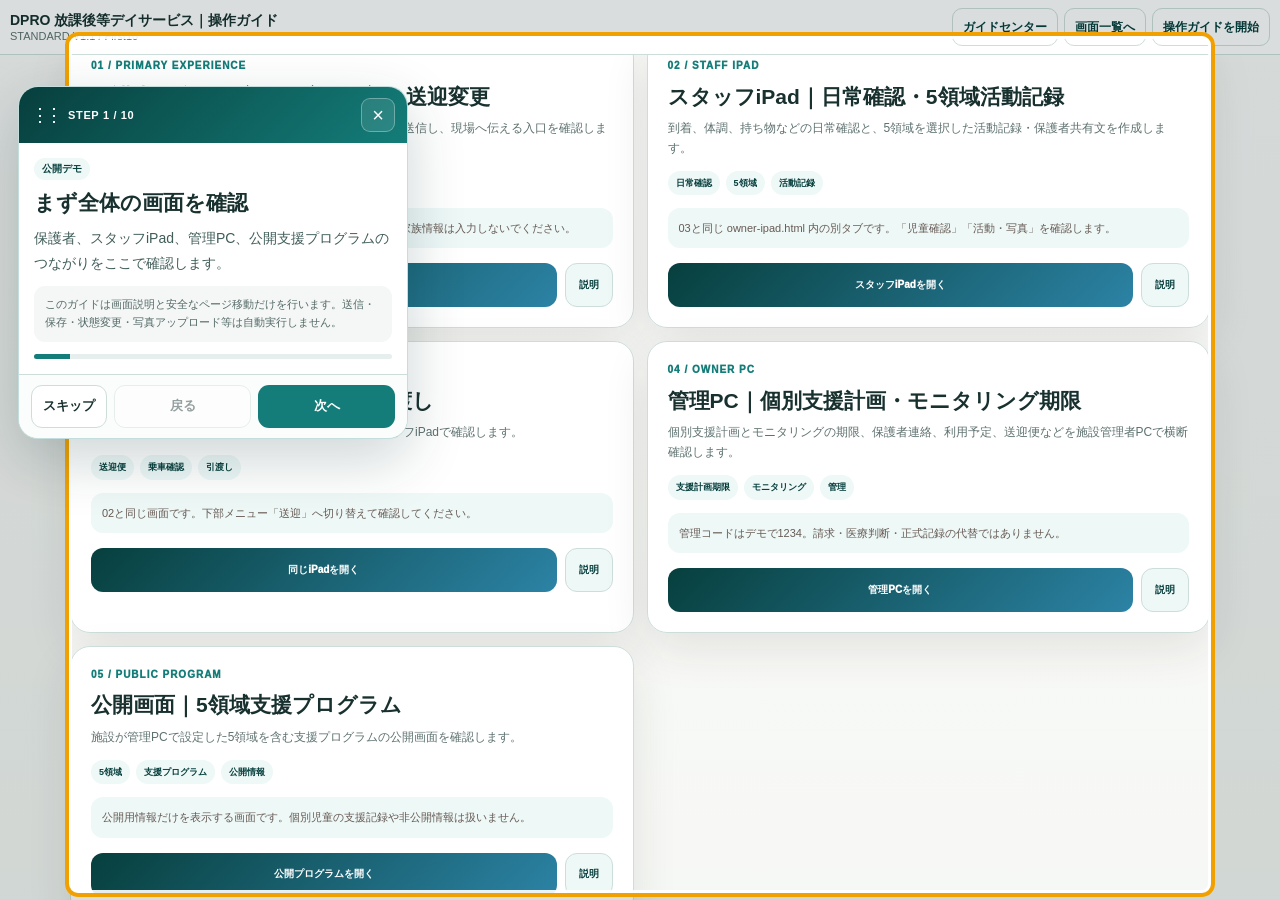
<file: tutorial.html>
<!doctype html>
<html lang="ja">
<head>
<meta charset="utf-8">
<meta name="viewport" content="width=device-width,initial-scale=1,viewport-fit=cover">
<meta name="robots" content="noindex,nofollow,noarchive">
<title>DPRO 放課後等デイサービス｜操作ガイド First10</title>
<link rel="stylesheet" href="./tutorial.css">
</head>
<body>
<div class="dt-shell">
  <header class="dt-topbar">
    <div class="dt-brand"><strong>DPRO 放課後等デイサービス｜操作ガイド</strong><span>STANDARD V1.1 / First10</span></div>
    <div class="dt-top-actions">
      <a class="dt-link" href="./guide-center.html">ガイドセンター</a>
      <a class="dt-link" href="./demo-guide.html?demo=1">画面一覧へ</a>
      <button class="dt-small-btn" id="replayButton" type="button">操作ガイドを開始</button>
    </div>
  </header>
  <main class="dt-stage" id="stage">
    <iframe class="dt-frame" id="tutorialFrame" title="DPRO実画面" referrerpolicy="same-origin"></iframe>
    <div class="dt-highlight" id="targetHighlight" aria-hidden="true"></div>
  </main>
</div>
<section class="dt-card" id="tutorialCard" aria-live="polite" aria-label="操作ガイド">
  <header class="dt-drag" id="dragHandle" tabindex="0" aria-label="説明カード移動ハンドル。矢印キーでも移動できます">
    <span class="dt-grip" aria-hidden="true">⋮⋮</span><span class="dt-step-label" id="stepLabel">STEP 1 / 10</span>
    <button class="dt-close" id="closeButton" type="button" aria-label="操作ガイドを閉じる">×</button>
  </header>
  <div class="dt-body">
    <span class="dt-role" id="roleLabel"></span>
    <h1 id="stepTitle"></h1>
    <p class="dt-copy" id="stepBody"></p>
    <div class="dt-fallback" id="fallbackBox" hidden></div>
    <div class="dt-safe">このガイドは画面説明と安全なページ移動だけを行います。送信・保存・状態変更・写真アップロード等は自動実行しません。</div>
    <div class="dt-progress"><span id="progressBar"></span></div>
  </div>
  <footer class="dt-actions">
    <button class="dt-btn dt-skip" id="skipButton" type="button">スキップ</button>
    <button class="dt-btn" id="backButton" type="button">戻る</button>
    <button class="dt-btn primary" id="nextButton" type="button">次へ</button>
  </footer>
</section>
<button class="dt-resume" id="resumeButton" type="button" hidden>操作ガイドを再開</button>
<script src="./tutorial-content.js"></script>
<script src="./tutorial.js"></script>
</body>
</html>
</file>
<file: tutorial.css>
:root{--dt-bg:#f4f6f2;--dt-card:#fff;--dt-ink:#18312f;--dt-muted:#5d716f;--dt-line:#cddeda;--dt-brand:#147d79;--dt-deep:#073f3d;--dt-blue:#2c83a5;--dt-soft:#edf8f7;--dt-warn:#8b5a0a;--dt-warnbg:#fff5e5;--dt-shadow:0 20px 58px rgba(9,47,45,.20)}
*{box-sizing:border-box}html,body{margin:0;width:100%;min-height:100%;overflow-x:hidden}body{font-family:-apple-system,BlinkMacSystemFont,"Segoe UI","Hiragino Sans","Yu Gothic UI",Meiryo,sans-serif;color:var(--dt-ink);background:var(--dt-bg)}
.dt-shell{position:fixed;inset:0;display:grid;grid-template-rows:auto minmax(0,1fr);overflow:hidden;background:var(--dt-bg)}
.dt-topbar{min-width:0;display:flex;align-items:center;gap:10px;padding:max(8px,env(safe-area-inset-top)) 10px 8px;border-bottom:1px solid var(--dt-line);background:rgba(255,255,255,.97);z-index:30}
.dt-brand{min-width:0;flex:1}.dt-brand strong{display:block;overflow:hidden;text-overflow:ellipsis;white-space:nowrap;font-size:14px}.dt-brand span{display:block;color:var(--dt-muted);font-size:11px}.dt-top-actions{display:flex;gap:6px;flex-wrap:wrap;justify-content:flex-end}
.dt-link,.dt-small-btn{min-height:38px;display:inline-flex;align-items:center;justify-content:center;padding:7px 10px;border:1px solid var(--dt-line);border-radius:10px;background:#fff;color:var(--dt-deep);text-decoration:none;font:inherit;font-size:12px;font-weight:900;cursor:pointer}.dt-link.primary{border-color:transparent;background:var(--dt-brand);color:#fff}
.dt-stage{position:relative;min-width:0;min-height:0;overflow:hidden}.dt-frame{display:block;width:100%;height:100%;border:0;background:#fff}
.dt-highlight{position:fixed;z-index:60;pointer-events:none;border:4px solid #f0a000;border-radius:13px;box-shadow:0 0 0 9999px rgba(2,28,27,.15),0 0 0 3px rgba(255,255,255,.9) inset;transition:all .18s ease;display:none}.dt-highlight[data-visible="true"]{display:block}
.dt-card{position:fixed;z-index:90;width:min(390px,calc(100vw - 18px));max-height:min(620px,calc(100vh - 18px));display:grid;grid-template-rows:auto minmax(0,1fr) auto;border:1px solid rgba(20,125,121,.25);border-radius:20px;background:var(--dt-card);box-shadow:var(--dt-shadow);overflow:hidden;left:18px;top:86px;touch-action:none}
.dt-card[hidden]{display:none!important}.dt-drag{display:grid;grid-template-columns:auto minmax(0,1fr) auto;gap:9px;align-items:center;padding:11px 12px;background:linear-gradient(135deg,var(--dt-deep),var(--dt-brand));color:#fff;cursor:grab;user-select:none;touch-action:none}.dt-drag:active{cursor:grabbing}.dt-grip{font-size:18px;letter-spacing:-4px}.dt-step-label{font-size:11px;font-weight:900;letter-spacing:.06em}.dt-close{width:34px;height:34px;border:1px solid rgba(255,255,255,.32);border-radius:9px;background:rgba(255,255,255,.10);color:#fff;font-size:20px;cursor:pointer}
.dt-body{overflow:auto;padding:15px}.dt-role{display:inline-flex;padding:4px 8px;border-radius:999px;background:var(--dt-soft);color:var(--dt-deep);font-size:10px;font-weight:900}.dt-body h1{margin:9px 0 0;font-size:21px;line-height:1.35}.dt-copy{margin:9px 0 0;color:#405d59;font-size:14px;line-height:1.75}.dt-fallback{margin-top:11px;padding:10px 11px;border:1px solid #e6c887;border-radius:11px;background:var(--dt-warnbg);color:#704b0d;font-size:12px;line-height:1.65}.dt-safe{margin-top:11px;padding:10px 11px;border-radius:11px;background:#f4f7f6;color:#536966;font-size:11px;line-height:1.6}.dt-progress{margin-top:12px;height:5px;border-radius:999px;background:#e7eeee;overflow:hidden}.dt-progress>span{display:block;height:100%;background:var(--dt-brand);transition:width .2s ease}
.dt-actions{display:grid;grid-template-columns:auto 1fr 1fr;gap:7px;padding:10px 12px;border-top:1px solid var(--dt-line);background:#fbfcfc}.dt-btn{min-height:43px;padding:8px 11px;border:1px solid var(--dt-line);border-radius:11px;background:#fff;color:var(--dt-ink);font:inherit;font-size:13px;font-weight:900;cursor:pointer}.dt-btn.primary{border-color:transparent;background:var(--dt-brand);color:#fff}.dt-btn:disabled{opacity:.45;cursor:not-allowed}.dt-skip{min-width:58px}
.dt-resume{position:fixed;z-index:95;right:12px;bottom:max(12px,env(safe-area-inset-bottom));min-height:48px;padding:10px 14px;border:0;border-radius:999px;background:var(--dt-deep);color:#fff;font:inherit;font-weight:900;box-shadow:var(--dt-shadow);cursor:pointer}.dt-resume[hidden]{display:none!important}
.dt-toast{position:fixed;z-index:120;left:50%;bottom:20px;transform:translateX(-50%);max-width:calc(100vw - 24px);padding:9px 12px;border-radius:10px;background:#153f3c;color:#fff;font-size:12px;box-shadow:var(--dt-shadow)}
.dt-guide{width:min(1080px,calc(100% - 22px));margin:0 auto;padding:18px 0 50px}.dt-guide-hero{padding:26px;border-radius:24px;background:linear-gradient(135deg,var(--dt-deep),var(--dt-brand) 65%,var(--dt-blue));color:#fff;box-shadow:var(--dt-shadow)}.dt-guide-hero h1{margin:7px 0 0;font-size:clamp(27px,6vw,45px)}.dt-guide-hero p{max-width:800px;margin:10px 0 0;font-size:14px;line-height:1.7}.dt-guide-actions{display:flex;gap:8px;flex-wrap:wrap;margin-top:15px}.dt-guide-grid{display:grid;grid-template-columns:repeat(2,minmax(0,1fr));gap:12px;margin-top:16px}.dt-guide-card{min-width:0;padding:18px;border:1px solid var(--dt-line);border-radius:18px;background:#fff}.dt-guide-card h2{margin:0;font-size:20px}.dt-guide-list{display:grid;gap:7px;margin-top:12px}.dt-guide-item{padding:11px;border-radius:11px;background:var(--dt-soft)}.dt-guide-item strong{display:block;font-size:14px}.dt-guide-item span{display:block;margin-top:3px;color:var(--dt-muted);font-size:11px;line-height:1.5}.dt-guide-replay{display:inline-flex;margin-top:8px;min-height:38px;align-items:center;padding:7px 10px;border-radius:9px;background:var(--dt-brand);color:#fff;text-decoration:none;font-size:11px;font-weight:900}.dt-safety{margin-top:16px;padding:16px;border:1px solid #e6c887;border-radius:16px;background:var(--dt-warnbg)}.dt-safety h2{margin:0;font-size:19px}.dt-safety ul{margin:9px 0 0;padding-left:20px;font-size:13px;line-height:1.7}
@media(max-width:700px){.dt-topbar{align-items:flex-start}.dt-top-actions{max-width:160px}.dt-guide-grid{grid-template-columns:1fr}.dt-guide-hero{padding:22px 18px}}
@media(max-width:390px){.dt-card{width:calc(100vw - 12px);left:6px;top:74px;border-radius:16px}.dt-body{padding:13px}.dt-body h1{font-size:19px}.dt-copy{font-size:13px}.dt-actions{grid-template-columns:1fr 1fr}.dt-skip{grid-column:1/-1;order:3}.dt-topbar{padding-left:7px;padding-right:7px}.dt-brand span{display:none}.dt-link,.dt-small-btn{padding:6px 8px;font-size:11px}.dt-guide{width:min(100% - 14px,1080px)}}
@media(prefers-reduced-motion:reduce){*{scroll-behavior:auto!important;transition:none!important}}
</file>
